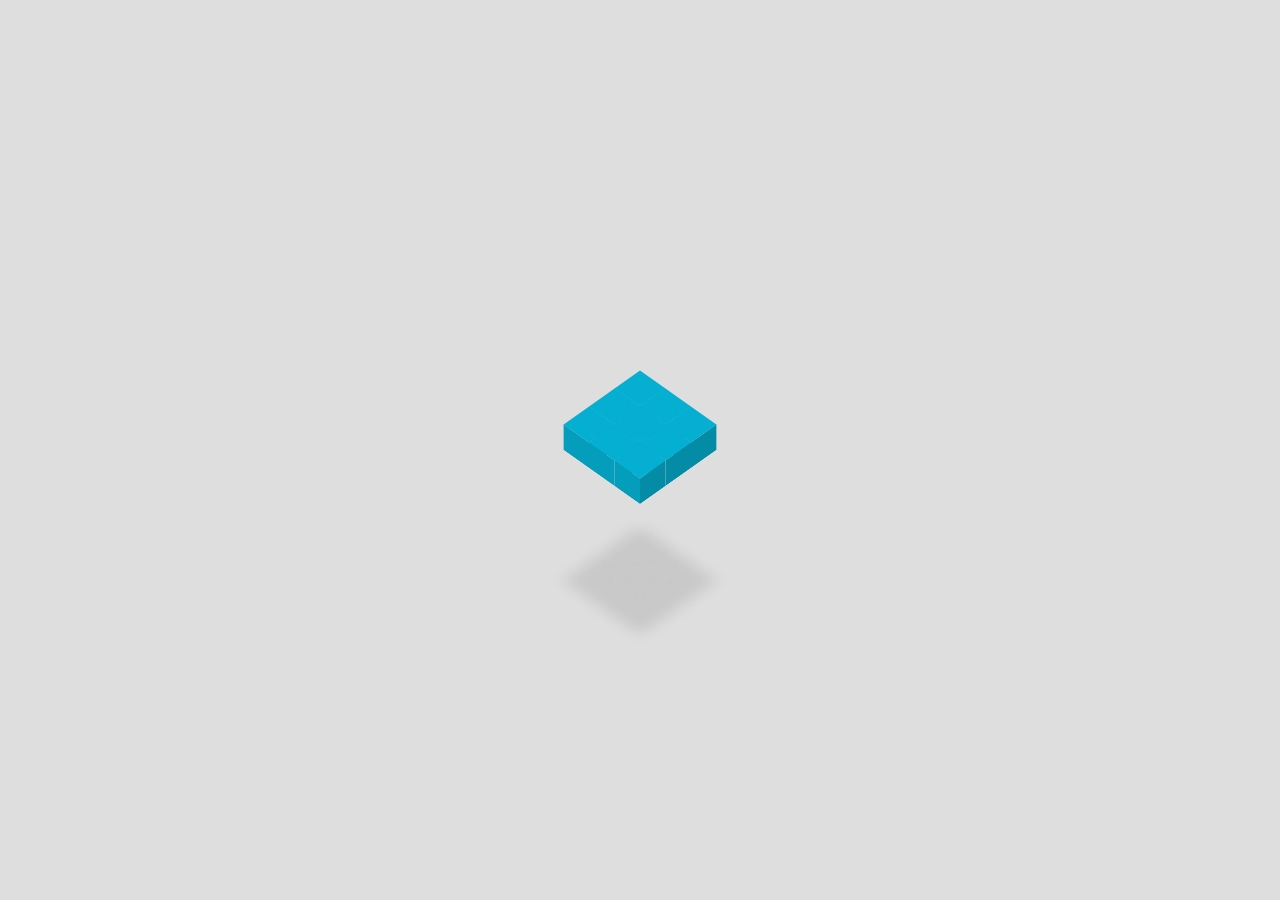
<file: 0023 (10)/index.html>
<!DOCTYPE html>
<html>
<head>
<meta charset="UTF-8">
<title>CSS3 3D立方体Loading加载动画特效DEMO演示</title>

<style>
body {
	background-color: #dedede;
	font-size: 12px;
}

.base {
	height: 9em;
	left: 50%;
	margin: -7.5em;
	padding: 3em;
	position: absolute;
	top: 50%;
	width: 9em;
	transform: rotateX(45deg) rotateZ(45deg);
	transform-style: preserve-3d;
}

.cube,
.cube:after,
.cube:before {
	content: '';
	float: left;
	height: 3em;
	position: absolute;
	width: 3em;
}

/* Top */
.cube {
	background-color: #05afd1;
	position: relative;
	transform: translateZ(3em);
	transform-style: preserve-3d;
	transition: .25s;
	box-shadow: 13em 13em 1.5em rgba(0, 0, 0, 0.1);
	animation: anim 1s infinite;
}
.cube:after {
	background-color: #049dbc;
	transform: rotateX(-90deg) translateY(3em);
	transform-origin: 100% 100%;
}
.cube:before {
	background-color: #048ca7;
	transform: rotateY(90deg) translateX(3em);
	transform-origin: 100% 0;
}
.cube:nth-child(1) {animation-delay: 0.05s;}
.cube:nth-child(2) {animation-delay: 0.1s;}
.cube:nth-child(3) {animation-delay: 0.15s;}
.cube:nth-child(4) {animation-delay: 0.2s;}
.cube:nth-child(5) {animation-delay: 0.25s;}
.cube:nth-child(6) {
animation-delay: 0.3s;}
.cube:nth-child(7) {animation-delay: 0.35s;
}
.cube:nth-child(8) {animation-delay: 0.4s;}
.cube:nth-child(9) {animation-delay: 0.45s;}

@keyframes anim {
	50% {
		transform: translateZ(0.5em);
	}
}
</style>

<script src="js/prefixfree.min.js"></script>

</head>

<body>

	<div class='base'>
		<div class='cube'></div>
		<div class='cube'></div>
		<div class='cube'></div>
		<div class='cube'></div>
		<div class='cube'></div>
		<div class='cube'></div>
		<div class='cube'></div>
		<div class='cube'></div>
		<div class='cube'></div>
	</div>

</body>
</html>
</file>
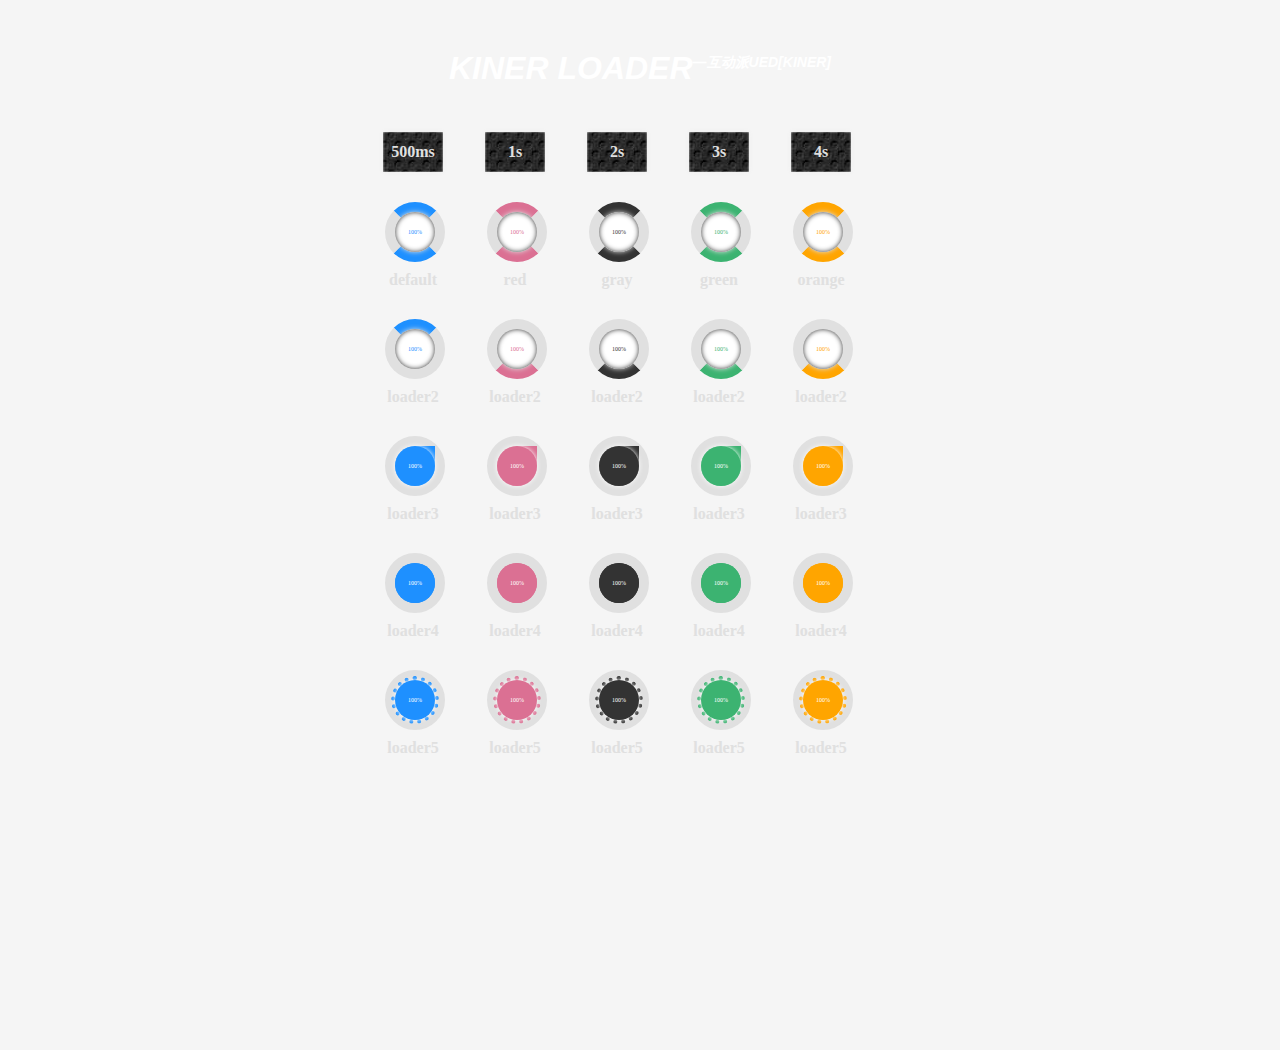
<file: 0023 (11)/index.html>
<!DOCTYPE html>
<html>
<head lang="en">
    <meta charset="UTF-8">
    <title>demo2</title>
    <link rel="stylesheet" href="kinerloader2.css"/>
</head>

<style>

    * {
        padding: 0px;
        margin: 0;

    }
    body{
        background-color: #f5f5f5;
        background-size: cover;
        background-position: center;
        background-repeat: no-repeat;
        height: 1000px;
    }

    .box {
        width: 550px;
        margin: 20px auto;
    }
    .ceil{
        display: inline-block;
        padding: 10px;
        margin-right: 10px;
    }
    .ceil strong{
        display: block;
        width: 60px;
        text-align: center;
        margin-top: 15px;
        margin-left: 8px;
        color: #e0e0e0;

    }
    .ceil.title strong{
        background: url("bg.jpg");
        background-position: center;
        line-height: 40px;
        height: 40px;
        width: 60px;
        display: inline-block;
        -webkit-box-shadow: inset 0 0 2px #fff, 0 0 5px #eee;
        -moz-box-shadow: inset 0 0 2px #fff, 0 0 5px #eee;
        box-shadow: inset 0 0 2px #fff, 0 0 5px #eee;
    }


</style>

<body>
<h1 style="width: 100%; text-align: center; color: #fff; margin-top: 50px; font-family: Helvetica; font-style: italic;">KINER LOADER<sup style="font-size: 14px;">—互动派UED[KINER]</sup></h1>
<div class="box">
    <span class="ceil title"><strong>500ms</strong></span>
    <span class="ceil title"><strong>1s</strong></span>
    <span class="ceil title"><strong>2s</strong></span>
    <span class="ceil title"><strong>3s</strong></span>
    <span class="ceil title"><strong>4s</strong></span>

    <!--

        使用说明:{

            1.引入样式表kinerloader2.css
            2.在页面需要添加进度条的地方添加以下代码:[

                <div class="loader duration-500ms-before">
                    <a href="javascript:;">100%</a>
                </div>

            ](注:【其中div为进度条主题，a为显示进度的区域】
            【类名解析:{
                loader          --所有进度条必须加上此类名，为进度条基础类其下有几个颜色分类如下:
                loader-red      --红色默认圆形进度条
                loader-gray     --灰色默认圆形进度条
                loader-green    --绿色默认圆形进度条
                loader-orange   --橙色默认圆形进度条
                loader2-red     --红色样式2圆形进度条
                loader3-gray    --灰色样式3圆形进度条
                loader4-green   --绿色样式4圆形进度条
                loader5-orange  --橙色样式5圆形进度条

                duration-[[300,500]m,1,2,3,4,5]s-before    --进度条动画持续事件配置，分别有（300ms,500ms,1s,2s,3s,4s,5s）其中，loader1,loader2必须用此类事件配置类

                duration-[[300,500]m,1,2,3,4,5]s-after     --进度条动画持续事件配置，分别有（300ms,500ms,1s,2s,3s,4s,5s）其中，loader3,loader4,loader5必须用此类事件配置类
            }
            】);

            具体使用方法详见下面的html源码;

        }

    -->

    <!--第一组 start-->
    <span class="ceil">
        <div class="loader duration-500ms-before">
            <a href="javascript:;">100%</a>
        </div>
        <strong>default</strong>
    </span>
    <span class="ceil">
        <div class="loader loader-red duration-1s-before">
            <a href="javascript:;">100%</a>
        </div>
        <strong>red</strong>
    </span>
    <span class="ceil">
        <div class="loader loader-gray duration-2s-before">
            <a href="javascript:;">100%</a>
        </div>
        <strong>gray</strong>
    </span>
    <span class="ceil">
        <div class="loader loader-green duration-3s-before">
            <a href="javascript:;">100%</a>
        </div>
        <strong>green</strong>
    </span>
    <span class="ceil">
        <div class="loader loader-orange duration-4s-before">
            <a href="javascript:;">100%</a>
        </div>
        <strong>orange</strong>
    </span>


    <!--第一组 end-->

    <!--第二组 start-->
    <span class="ceil">
        <div class="loader loader2 duration-500ms-before">
            <a href="javascript:;">100%</a>
        </div>
        <strong>loader2</strong>
    </span>
    <span class="ceil">
        <div class="loader loader2 loader2-red  duration-1s-before">
            <a href="javascript:;">100%</a>
        </div>
        <strong>loader2</strong>
    </span>
    <span class="ceil">
        <div class="loader loader2 loader2-gray duration-2s-before">
            <a href="javascript:;">100%</a>
        </div>
        <strong>loader2</strong>
    </span>
    <span class="ceil">
        <div class="loader loader2 loader2-green duration-3s-before">
            <a href="javascript:;">100%</a>
        </div>
        <strong>loader2</strong>
    </span>
    <span class="ceil">
        <div class="loader loader2 loader2-orange duration-4s-before">
            <a href="javascript:;">100%</a>
        </div>
        <strong>loader2</strong>
    </span>

    <!--第二组 end-->

    <!--第三组 start-->
    <span class="ceil">
        <div class="loader loader3 duration-500ms-after">
            <a href="javascript:;">100%</a>
        </div>
        <strong>loader3</strong>
    </span>

    <span class="ceil">
        <div class="loader loader3 loader3-red duration-2s-after">
            <a href="javascript:;">100%</a>
        </div>
        <strong>loader3</strong>
    </span>

    <span class="ceil">
        <div class="loader loader3 loader3-gray duration-3s-after">
            <a href="javascript:;">100%</a>
        </div>
        <strong>loader3</strong>
    </span>

    <span class="ceil">
        <div class="loader loader3 loader3-green duration-4s-after">
            <a href="javascript:;">100%</a>
        </div>
        <strong>loader3</strong>
    </span>

    <span class="ceil">
        <div class="loader loader3 loader3-orange duration-5s-after">
            <a href="javascript:;">100%</a>
        </div>
        <strong>loader3</strong>
    </span>

    <!--第三组 end-->


    <!--第四组 start-->
    <span class="ceil">
        <div class="loader loader4 duration-500ms-after">
            <a href="javascript:;">100%</a>
        </div>
        <strong>loader4</strong>
    </span>

    <span class="ceil">
        <div class="loader loader4 loader4-red duration-1s-after">
            <a href="javascript:;">100%</a>
        </div>
        <strong>loader4</strong>
    </span>

    <span class="ceil">
        <div class="loader loader4 loader4-gray duration-2s-after">
            <a href="javascript:;">100%</a>
        </div>
        <strong>loader4</strong>
    </span>

    <span class="ceil">
        <div class="loader loader4 loader4-green duration-3s-after">
            <a href="javascript:;">100%</a>
        </div>
        <strong>loader4</strong>
    </span>

    <span class="ceil">
        <div class="loader loader4 loader4-orange duration-4s-after">
            <a href="javascript:;">100%</a>
        </div>
        <strong>loader4</strong>
    </span>


    <!--第四组 end-->

    <!--第五组 start-->
    <span class="ceil">
        <div class="loader loader5 duration-500ms-after">
            <div class="main"></div>
            <div class="pointer duration-500ms"></div>
            <a href="javascript:;">100%</a>
        </div>
        <strong>loader5</strong>
    </span>

    <span class="ceil">
        <div class="loader loader5 loader5-red duration-1s-after">
            <div class="main"></div>
            <div class="pointer duration-1s"></div>
            <a href="javascript:;">100%</a>
        </div>
        <strong>loader5</strong>
    </span>

    <span class="ceil">
        <div class="loader loader5 loader5-gray duration-2s-after">
            <div class="main"></div>
            <div class="pointer duration-2s"></div>
            <a href="javascript:;">100%</a>
        </div>
        <strong>loader5</strong>
    </span>

    <span class="ceil">
        <div class="loader loader5 loader5-green duration-3s-after">
            <div class="main"></div>
            <div class="pointer duration-3s"></div>
            <a href="javascript:;">100%</a>
        </div>
        <strong>loader5</strong>
    </span>

    <span class="ceil">
        <div class="loader loader5 loader5-orange duration-4s-after">
            <a href="javascript:;">100%</a>
        </div>
        <strong>loader5</strong>
    </span>
    <!--第五组 end-->
</div>


</body>
</html>
</file>
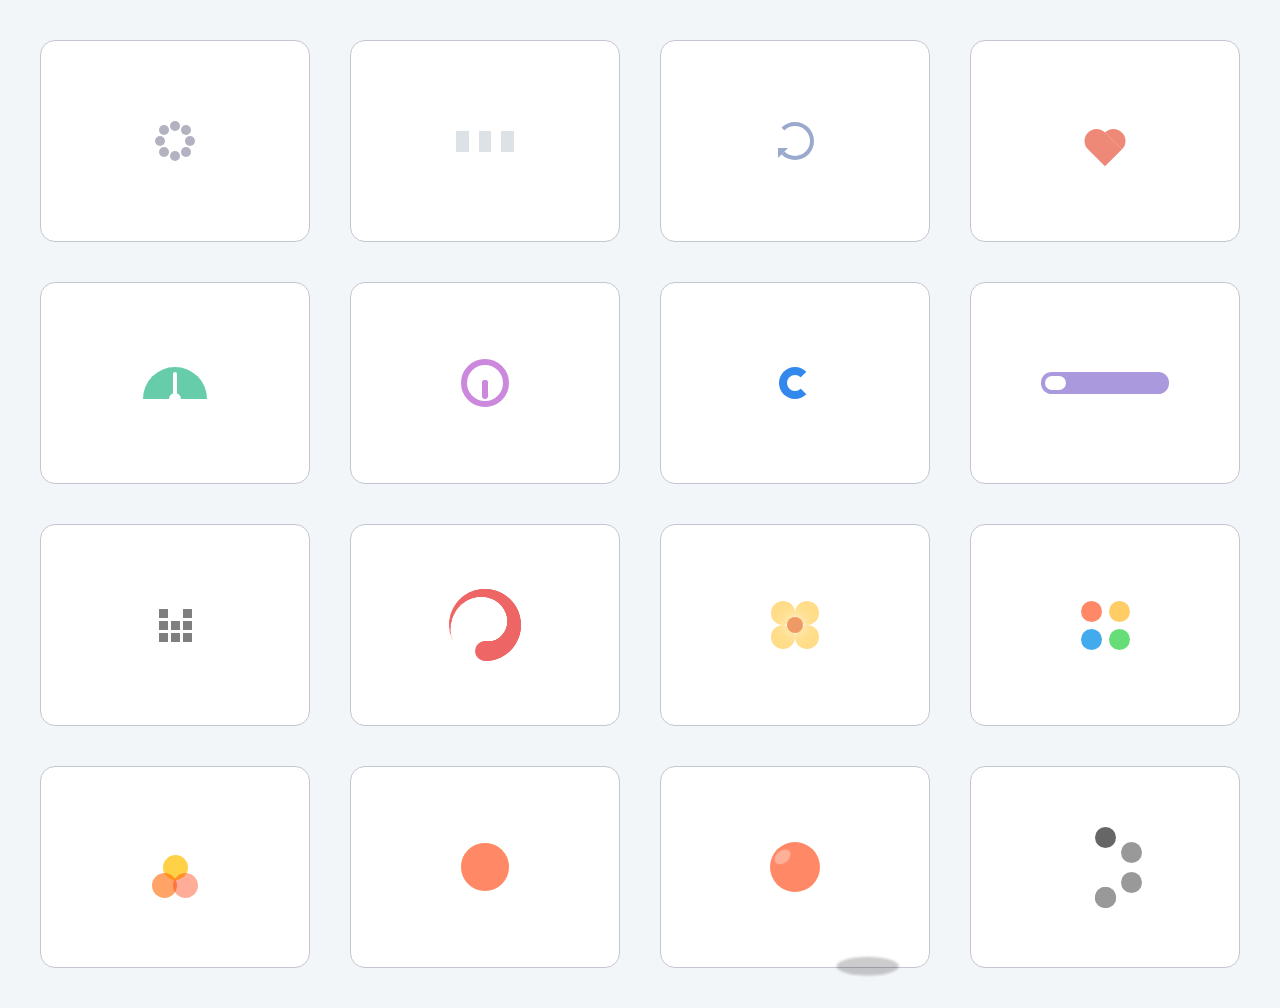
<file: 0023 (12)/index.html>
<!DOCTYPE html PUBLIC "-//W3C//DTD XHTML 1.0 Transitional//EN" "http://www.w3.org/TR/xhtml1/DTD/xhtml1-transitional.dtd">
<html xmlns="http://www.w3.org/1999/xhtml">
<head>
<meta http-equiv="Content-Type" content="text/html; charset=utf-8" />
<title>16款纯CSS3实现的loading加载动画</title>

<style>
body {
	background: #f3f6f9;
	font-family: sans-serif;
	font-weight: 100;
	font-size: 14px;
	margin: 0;
	padding: 20px;
}

.grid {
	overflow: hidden;
}

.cell {
	float: left;
	width: 25%;
	box-sizing: border-box;
	padding: 20px;
	display: table;
}

.card {
	background: white;
	border: 1px solid #c3c6cf;
	border-radius: 15px;
	display: table-cell;
	text-align: center;
	vertical-align: middle;
	height: 200px;
}
</style>

<!--加载图标样式-->
<link rel="stylesheet" href="css/spinners.css" type="text/css">

</head>
<body>

<div class="grid">

	<div class="cell">
		<div class="card">
			<span class="spinner-loader">Loading&#8230;</span>
		</div>
	</div>

	<div class="cell">
		<div class="card">
			<span class="throbber-loader">Loading&#8230;</span>
		</div>
	</div>

	<div class="cell">
		<div class="card">
			<span class="refreshing-loader">Loading&#8230;</span>
		</div>
	</div>

	<div class="cell">
		<div class="card">
			<span class="heartbeat-loader">Loading&#8230;</span>
		</div>
	</div>

	<div class="cell">
		<div class="card">
			<span class="gauge-loader">Loading&#8230;</span>
		</div>
	</div>

	<div class="cell">
		<div class="card">
			<span class="timer-loader">Loading&#8230;</span>
		</div>
	</div>

	<div class="cell">
		<div class="card">
			<span class="three-quarters-loader">Loading&#8230;</span>
		</div>
	</div>

	<div class="cell">
		<div class="card">
			<span class="wobblebar-loader">Loading&#8230;</span>
		</div>
	</div>

	<div class="cell">
		<div class="card">
			<span class="atebits-loader">Loading&#8230;</span>
		</div>
	</div>

	<div class="cell">
		<div class="card">
			<span class="whirly-loader">Loading&#8230;</span>
		</div>
	</div>

	<div class="cell">
		<div class="card">
			<span class="flower-loader">Loading&#8230;</span>
		</div>
	</div>

	<div class="cell">
		<div class="card">
			<span class="dots-loader">Loading&#8230;</span>
		</div>
	</div>

	<div class="cell">
		<div class="card">
			<span class="circles-loader">Loading&#8230;</span>
		</div>
	</div>

	<div class="cell">
		<div class="card">
			<span class="plus-loader">Loading&#8230;</span>
		</div>
	</div>

	<div class="cell">
		<div class="card">
			<span class="ball-loader">Loading&#8230;</span>
		</div>
	</div>

	<div class="cell">
		<div class="card">
			<span class="hexdots-loader">Loading&#8230;</span>
		</div>
	</div>

</div>

</body>
</html>
</file>
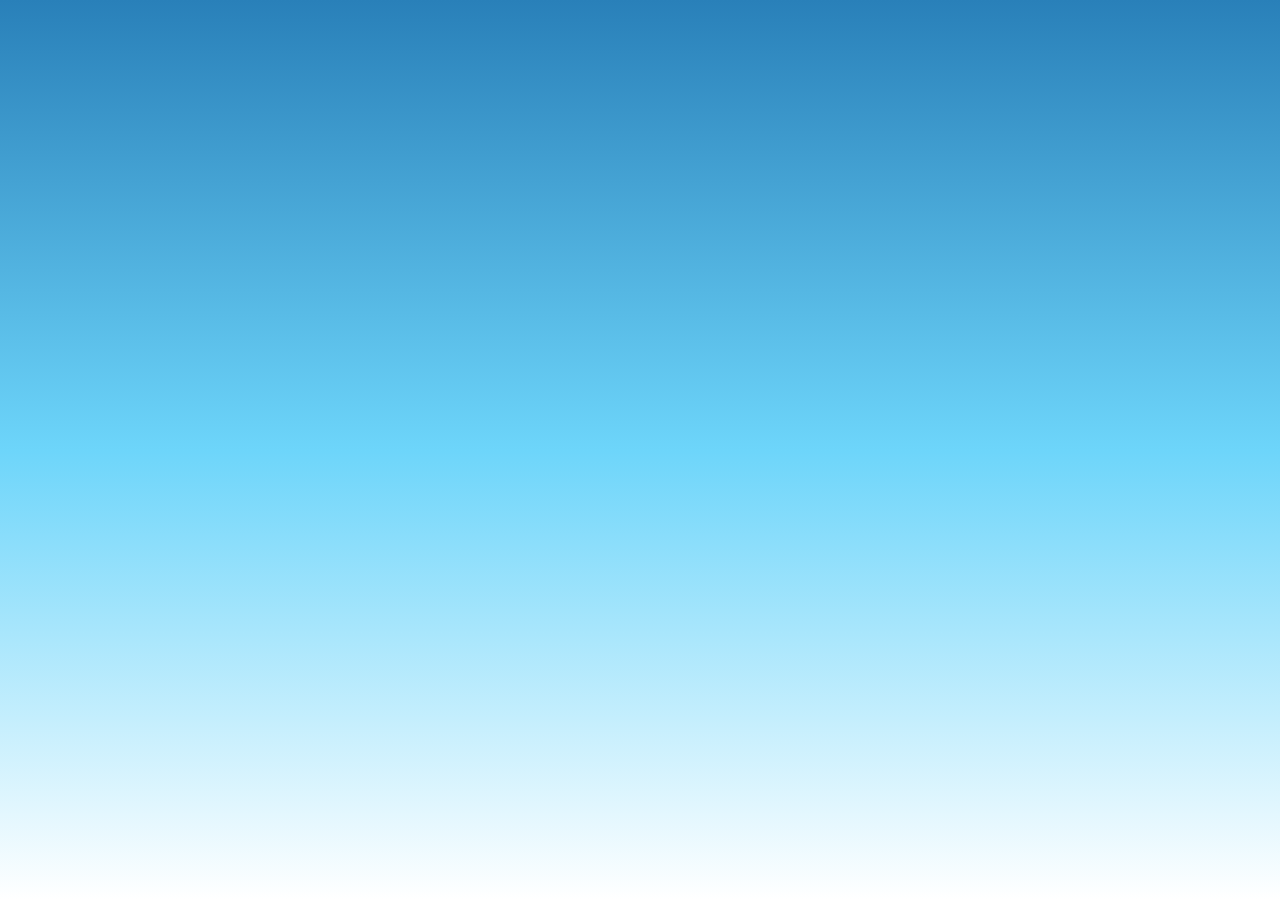
<file: 0023 (14)/index.html>
<!DOCTYPE html>
<html lang="en" >

<head>
<meta charset="UTF-8">
<title>Loading... in the wind</title>



<link rel="stylesheet" href="css/style.css">


</head>

<body>

  <div class="loading">
  <span>l</span>
  <span>o</span>
  <span>a</span>
  <span>d</span>
  <span>i</span>
  <span>n</span>
  <span>g</span>
  <span>.</span>
  <span>.</span>
  <span>.</span>
</div>
  
  

</body>

</html>
</file>
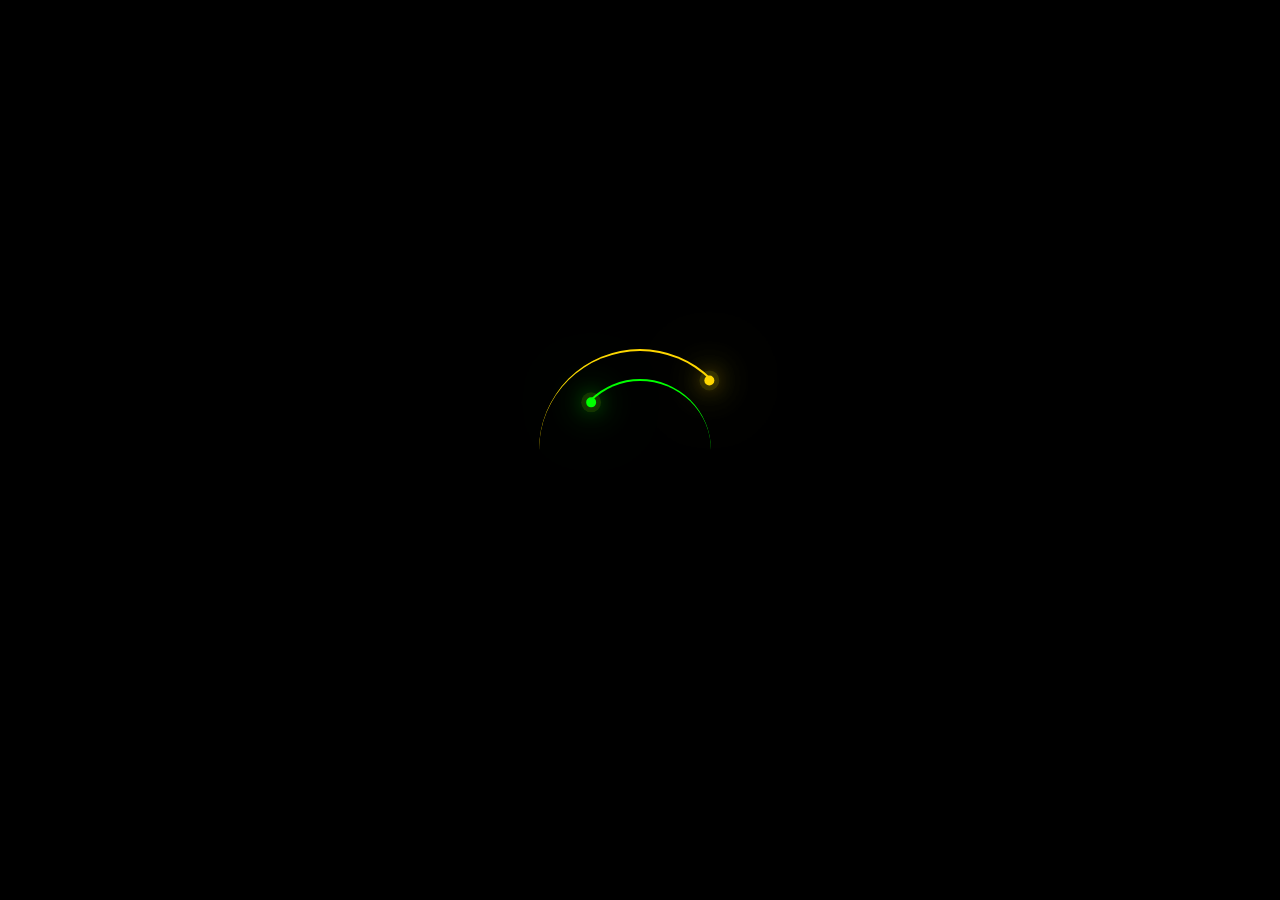
<file: 0023 (15)/index.html>
<!DOCTYPE html>
<html lang="en" >

<head>
<meta charset="UTF-8">
<title>Comet rotating loader</title>



<link rel="stylesheet" href="css/style.css">


</head>

<body>

<div class="loader">
	<div class="face">
		<div class="circle"></div>
	</div>
	<div class="face">
		<div class="circle"></div>
	</div>
</div>



</body>

</html>
</file>
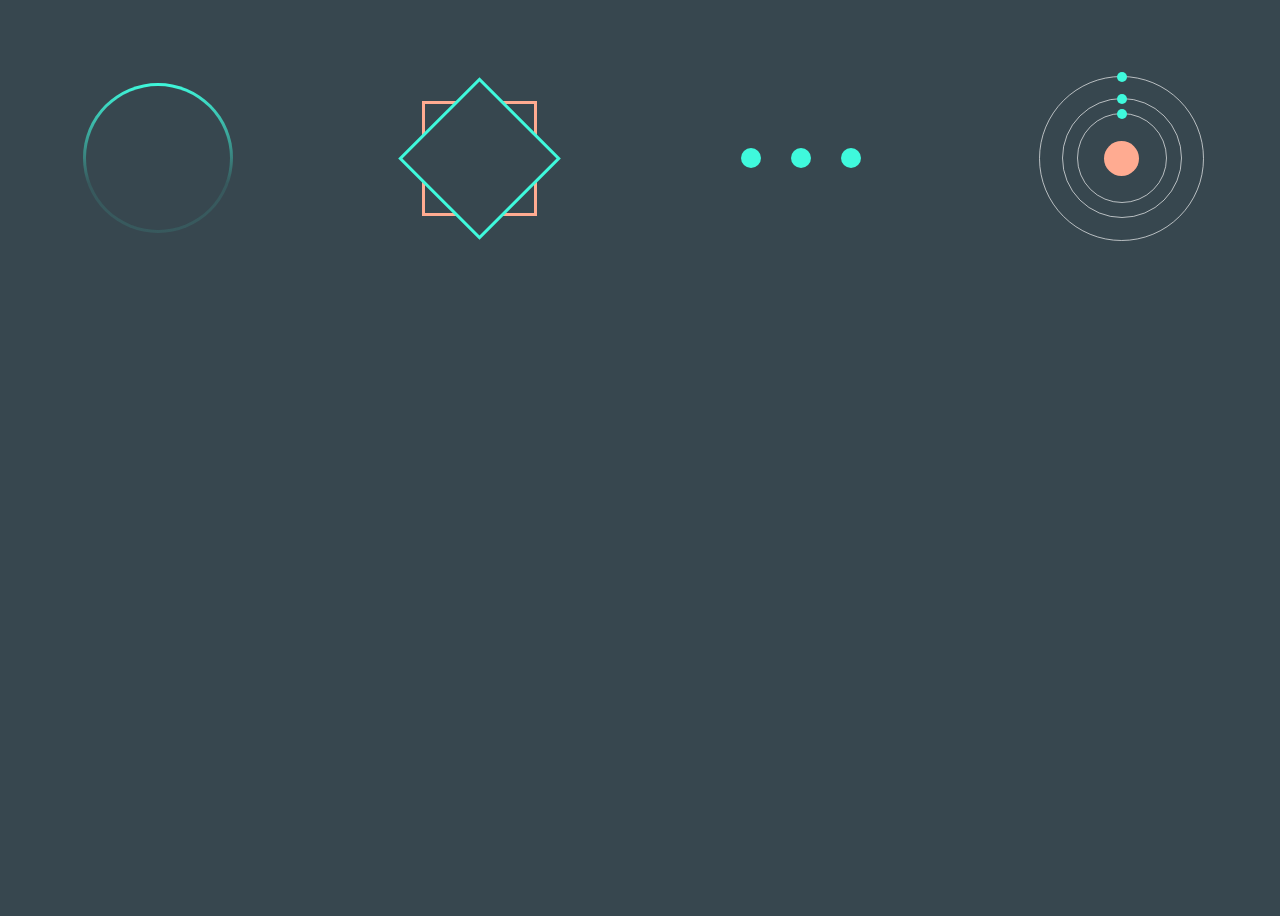
<file: 0023 (2)/index.html>
<!DOCTYPE html>
<html lang="en" >

<head>
<meta charset="UTF-8">
<title>CSS Loading Animations</title>



<link rel="stylesheet" href="css/style.css">


</head>

<body>

  <div class="spinner-box">
  <div class="circle-border">
    <div class="circle-core"></div>
  </div>  
</div>

<div class="spinner-box">
  <div class="configure-border-1">  
    <div class="configure-core"></div>
  </div>  
  <div class="configure-border-2">
    <div class="configure-core"></div>
  </div> 
</div>

<div class="spinner-box">
  <div class="pulse-container">  
    <div class="pulse-bubble pulse-bubble-1"></div>
    <div class="pulse-bubble pulse-bubble-2"></div>
    <div class="pulse-bubble pulse-bubble-3"></div>
  </div>
</div>


<div class="spinner-box">
  <div class="solar-system">
    <div class="earth-orbit orbit">
      <div class="planet earth"></div>
      <div class="venus-orbit orbit">
        <div class="planet venus"></div>
        <div class="mercury-orbit orbit">
          <div class="planet mercury"></div>
          <div class="sun"></div>
        </div>
      </div>
    </div>
  </div>
</div>
  
  

</body>

</html>
</file>
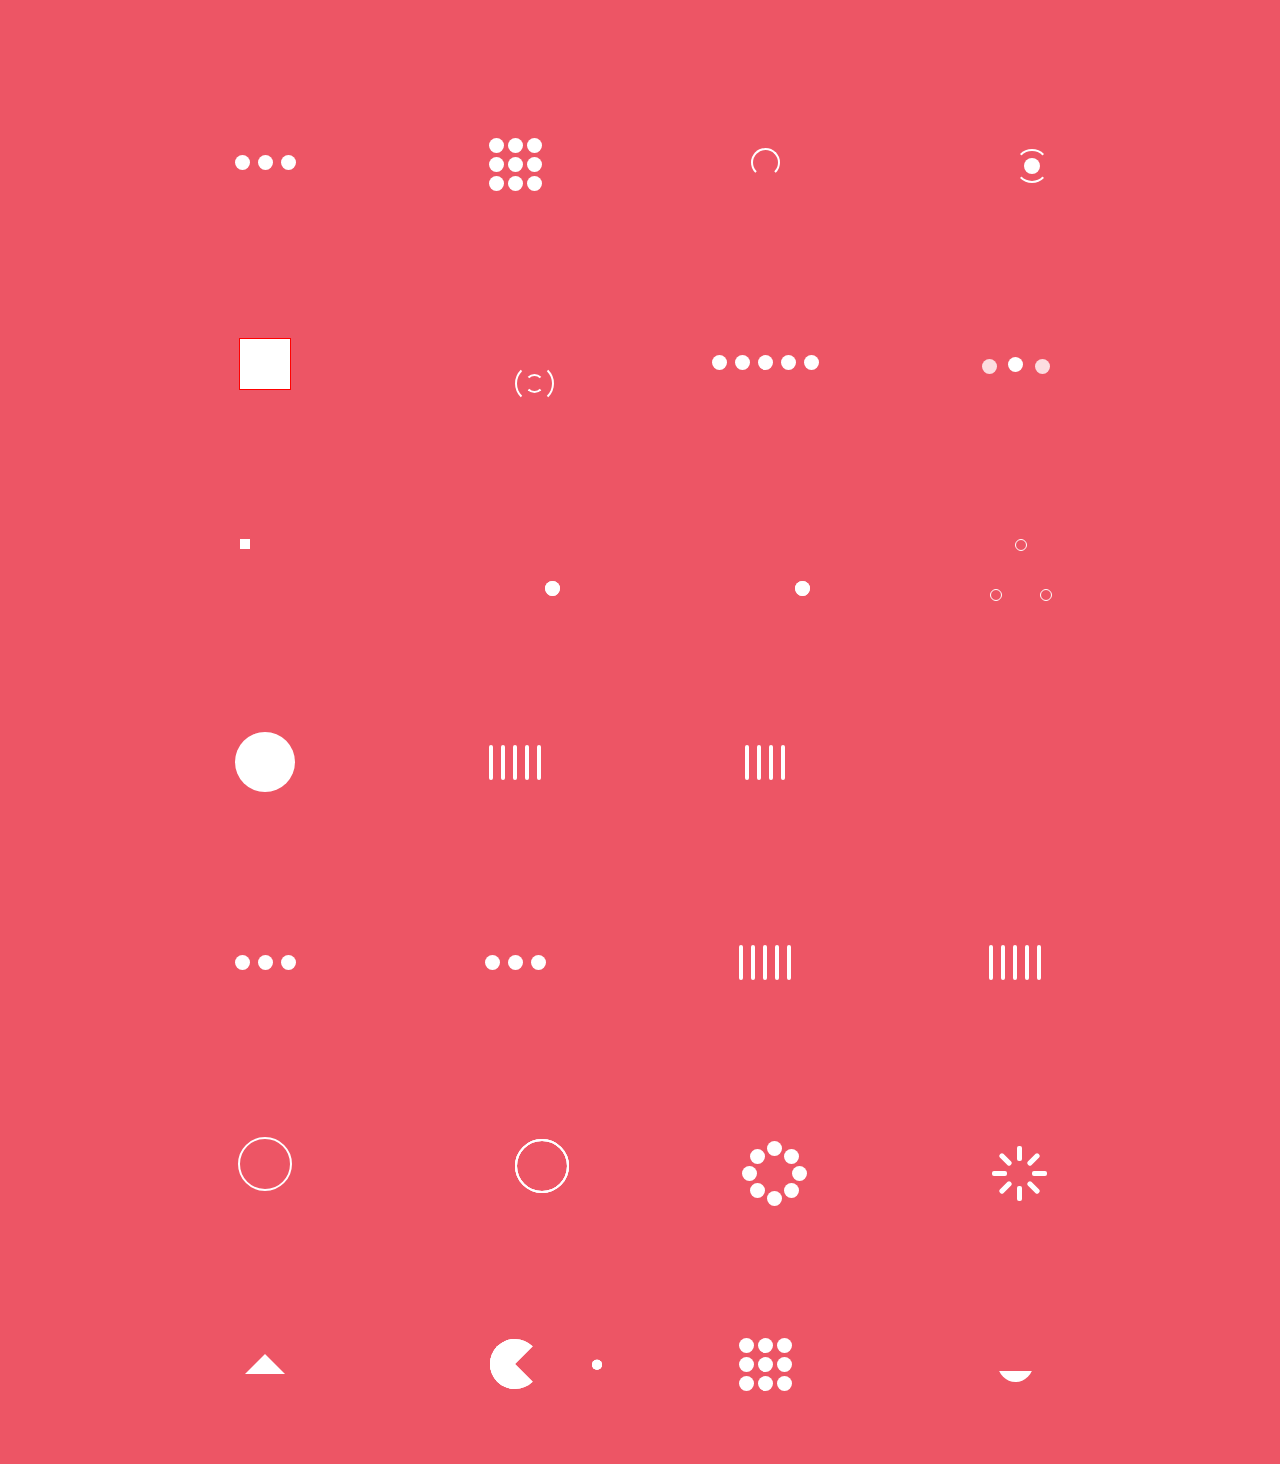
<file: 0023 (20)/index.html>
<!doctype html>
<head>
<meta charset="utf-8">
    <link rel="stylesheet" type="text/css" href="demo.css"/>
    <link rel="stylesheet" type="text/css" href="loaders.css"/>
    <title>css3炫酷页面加载动画特效代码 </title>
</head>
<body>
  <main>
    <div class="loaders">
      <div class="loader">
        <div class="loader-inner ball-pulse">
          <div></div>
          <div></div>
          <div></div>
        </div>
      </div>
      <div class="loader">
        <div class="loader-inner ball-grid-pulse">
          <div></div>
          <div></div>
          <div></div>
          <div></div>
          <div></div>
          <div></div>
          <div></div>
          <div></div>
          <div></div>
        </div>
      </div>
      <div class="loader">
        <div class="loader-inner ball-clip-rotate">
          <div></div>
        </div>
      </div>
      <div class="loader">
        <div class="loader-inner ball-clip-rotate-pulse">
          <div></div>
          <div></div>
        </div>
      </div>
      <div class="loader">
        <div class="loader-inner square-spin">
          <div></div>
        </div>
      </div>
      <div class="loader">
        <div class="loader-inner ball-clip-rotate-multiple">
          <div></div>
          <div></div>
        </div>
      </div>
      <div class="loader">
        <div class="loader-inner ball-pulse-rise">
          <div></div>
          <div></div>
          <div></div>
          <div></div>
          <div></div>
        </div>
      </div>
      <div class="loader">
        <div class="loader-inner ball-rotate">
          <div></div>
        </div>
      </div>
      <div class="loader">
        <div class="loader-inner cube-transition">
          <div></div>
          <div></div>
        </div>
      </div>
      <div class="loader">
        <div class="loader-inner ball-zig-zag">
          <div></div>
          <div></div>
        </div>
      </div>
      <div class="loader">
        <div class="loader-inner ball-zig-zag-deflect">
          <div></div>
          <div></div>
        </div>
      </div>
      <div class="loader">
        <div class="loader-inner ball-triangle-path">
          <div></div>
          <div></div>
          <div></div>
        </div>
      </div>
      <div class="loader">
        <div class="loader-inner ball-scale">
          <div></div>
        </div>
      </div>
      <div class="loader">
        <div class="loader-inner line-scale">
          <div></div>
          <div></div>
          <div></div>
          <div></div>
          <div></div>
        </div>
      </div>
      <div class="loader">
        <div class="loader-inner line-scale-party">
          <div></div>
          <div></div>
          <div></div>
          <div></div>
        </div>
      </div>
      <div class="loader">
        <div class="loader-inner ball-scale-multiple">
          <div></div>
          <div></div>
          <div></div>
        </div>
      </div>
      <div class="loader">
        <div class="loader-inner ball-pulse-sync">
          <div></div>
          <div></div>
          <div></div>
        </div>
      </div>
      <div class="loader">
        <div class="loader-inner ball-beat">
          <div></div>
          <div></div>
          <div></div>
        </div>
      </div>
      <div class="loader">
        <div class="loader-inner line-scale-pulse-out">
          <div></div>
          <div></div>
          <div></div>
          <div></div>
          <div></div>
        </div>
      </div>
      <div class="loader">
        <div class="loader-inner line-scale-pulse-out-rapid">
          <div></div>
          <div></div>
          <div></div>
          <div></div>
          <div></div>
        </div>
      </div>
      <div class="loader">
        <div class="loader-inner ball-scale-ripple">
          <div></div>
        </div>
      </div>
      <div class="loader">
        <div class="loader-inner ball-scale-ripple-multiple">
          <div></div>
          <div></div>
          <div></div>
        </div>
      </div>
      <div class="loader">
        <div class="loader-inner ball-spin-fade-loader">
          <div></div>
          <div></div>
          <div></div>
          <div></div>
          <div></div>
          <div></div>
          <div></div>
          <div></div>
        </div>
      </div>
      <div class="loader">
        <div class="loader-inner line-spin-fade-loader">
          <div></div>
          <div></div>
          <div></div>
          <div></div>
          <div></div>
          <div></div>
          <div></div>
          <div></div>
        </div>
      </div>
      <div class="loader">
        <div class="loader-inner triangle-skew-spin">
          <div></div>
        </div>
      </div>
      <div class="loader">
        <div class="loader-inner pacman">
          <div></div>
          <div></div>
          <div></div>
          <div></div>
          <div></div>
        </div>
      </div>
      <div class="loader">
        <div class="loader-inner ball-grid-beat">
          <div></div>
          <div></div>
          <div></div>
          <div></div>
          <div></div>
          <div></div>
          <div></div>
          <div></div>
          <div></div>
        </div>
      </div>
      <div class="loader">
        <div class="loader-inner semi-circle-spin">
          <div></div>
        </div>
      </div>
    </div>
  </main>
  <script>
    document.addEventListener('DOMContentLoaded', function () {
      document.querySelector('main').className += 'loaded';
    });
  </script>


</body>
</html>
</file>
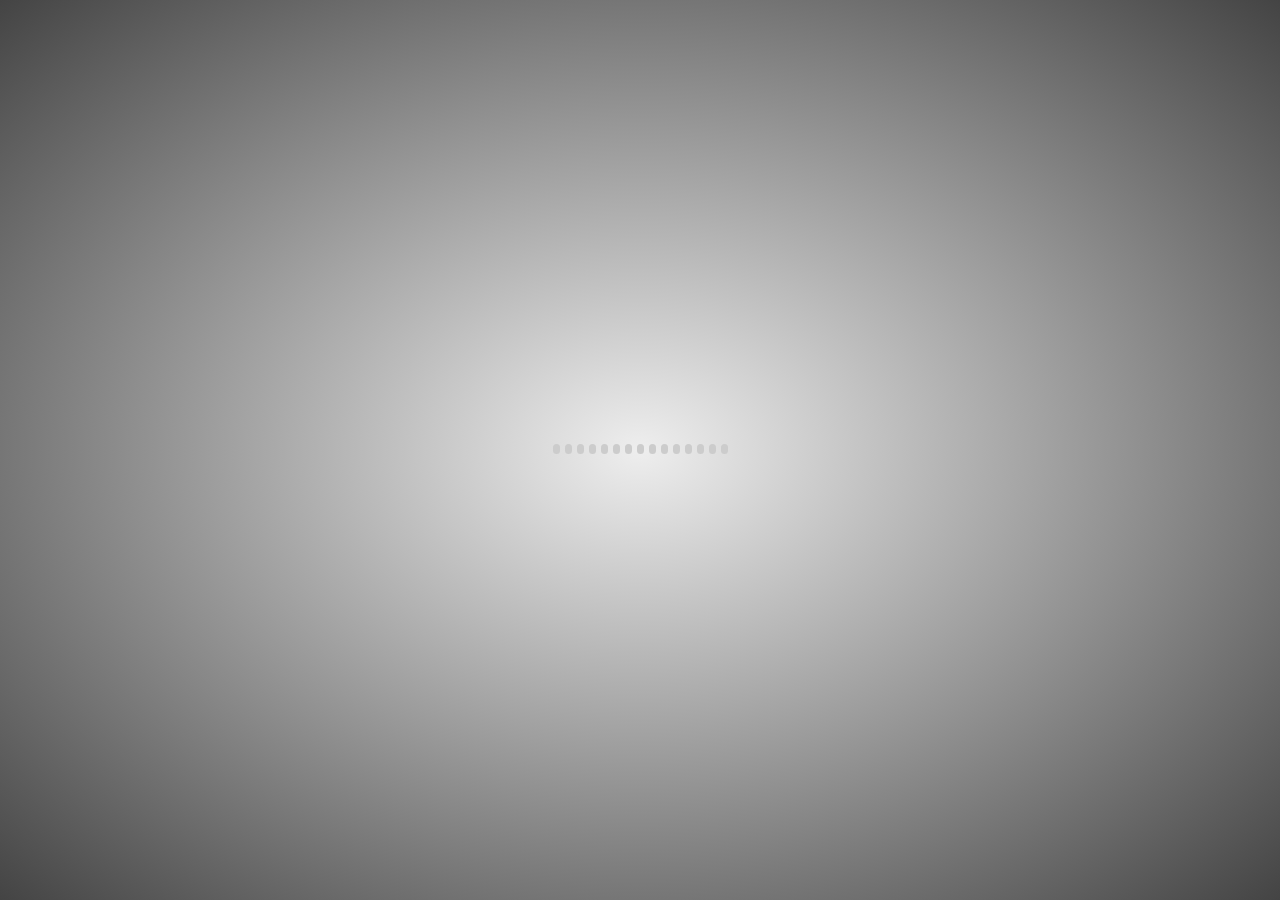
<file: 0023 (22)/index.html>
<!DOCTYPE html PUBLIC "-//W3C//DTD XHTML 1.0 Transitional//EN" "http://www.w3.org/TR/xhtml1/DTD/xhtml1-transitional.dtd">
<html xmlns="http://www.w3.org/1999/xhtml">
<head>
<meta http-equiv="Content-Type" content="text/html; charset=utf-8" />
<title>css3 Loading</title>
<style>
* {
	margin: 0px;
	padding: 0px;
	border: 0px;
}
html, body {
	min-height: 100%;
}
body {
	background: radial-gradient(#eeeeee, #444444);
}
.loader {
	position: absolute;
	top: 0px;
	bottom: 0px;
	left: 0px;
	right: 0px;
	margin: auto;
	width: 175px;
	height: 100px;
}
.loader span {
	display: block;
	background: #ccc;
	width: 7px;
	height: 10%;
	border-radius: 14px;
	margin-right: 5px;
	float: left;
	margin-top: 25%;
}
.loader span:last-child {
	margin-right: 0px;
}
.loader span:nth-child(1) {
 animation: load 2.5s 1.4s infinite linear;
}
.loader span:nth-child(2) {
 animation: load 2.5s 1.2s infinite linear;
}
.loader span:nth-child(3) {
 animation: load 2.5s 1s infinite linear;
}
.loader span:nth-child(4) {
 animation: load 2.5s 0.8s infinite linear;
}
.loader span:nth-child(5) {
 animation: load 2.5s 0.6s infinite linear;
}
.loader span:nth-child(6) {
 animation: load 2.5s 0.4s infinite linear;
}
.loader span:nth-child(7) {
 animation: load 2.5s 0.2s infinite linear;
}
.loader span:nth-child(8) {
 animation: load 2.5s 0s infinite linear;
}
.loader span:nth-child(9) {
 animation: load 2.5s 0.2s infinite linear;
}
.loader span:nth-child(10) {
 animation: load 2.5s 0.4s infinite linear;
}
.loader span:nth-child(11) {
 animation: load 2.5s 0.6s infinite linear;
}
.loader span:nth-child(12) {
 animation: load 2.5s 0.8s infinite linear;
}
.loader span:nth-child(13) {
 animation: load 2.5s 1s infinite linear;
}
.loader span:nth-child(14) {
 animation: load 2.5s 1.2s infinite linear;
}
.loader span:nth-child(15) {
 animation: load 2.5s 1.4s infinite linear;
}
@keyframes load {
 0% {
 background: #ccc;
 margin-top: 25%;
 height: 10%;
}
 50% {
 background: #444;
 height: 100%;
 margin-top: 0%;
}
 100% {
 background: #ccc;
 height: 10%;
 margin-top: 25%;
}
}
</style>
</head>
<body>


<div class="loader">
	<span></span>
	<span></span>
	<span></span>
	<span></span>
	<span></span>
	<span></span>
	<span></span>
	<span></span>
	<span></span>
	<span></span>
	<span></span>
	<span></span>
	<span></span>
	<span></span>
	<span></span>
</div>

</body>
</html>
</file>
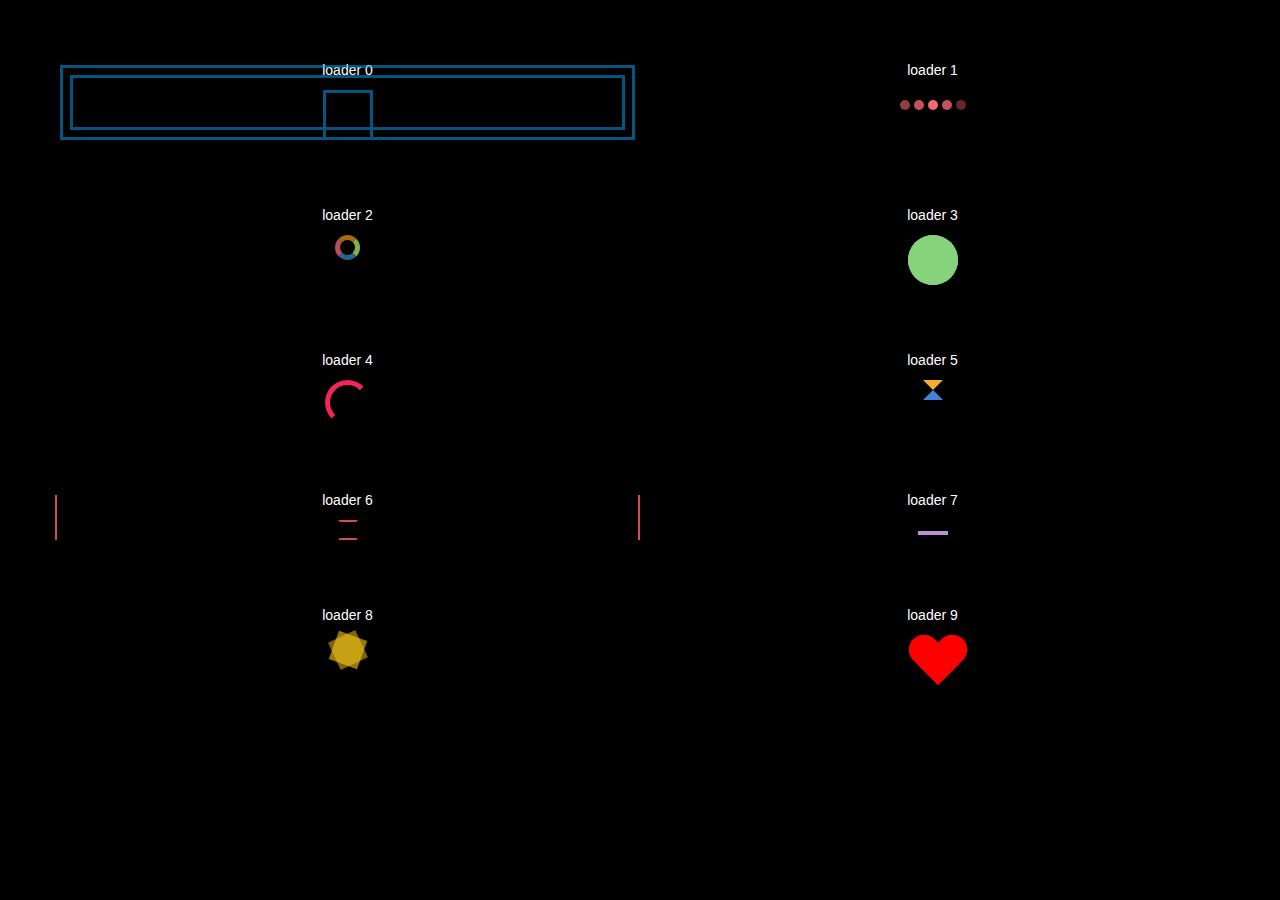
<file: 0023 (24)/index.html>
<!DOCTYPE html >
<html>
<head>
<meta http-equiv="Content-Type" content="text/html; charset=utf-8" />
<title>css3加载</title>

</head>
<body>


<link rel="stylesheet" type="text/css" href="css/bootstrap.min.css">

<!--主要样式-->
<link rel="stylesheet" type="text/css" href="css/style.css">

<br/><br/><br/>

<div class="container">
	<div class="row">
		<div class="col-md-6 text-center">
			<p>loader 0</p>
			<div class="loader"></div>
		</div>
		<div class="col-md-6 text-center">
			<p>loader 1</p>
			<div class="loader1">
				<span></span>
				<span></span>
				<span></span>
				<span></span>
				<span></span>
			</div>
		</div>
	</div>

</div>  

<br/><br/><br/>

<div class="container">
	<div class="row">
		<div class="col-md-6 text-center">
			<p>loader 2</p>
			<div class="loader2"></div>
		</div>
		<div class="col-md-6 text-center">
			<p>loader 3</p>
			<div class="loader3">
				<span></span>
				<span></span>
			</div>
		</div>
	</div>
</div>  

<br/><br/><br/>

<div class="container">
	<div class="row">
		<div class="col-md-6 text-center">
			<p>loader 4</p>
			<div class="loader4"></div>
		</div>
		<div class="col-md-6 text-center">
			<p>loader 5</p>
			<div class="loader5"></div>
		</div>
	</div>
</div>  

<br/><br/><br/>

<div class="container">
	<div class="row">
		<div class="col-md-6 text-center">
			<p>loader 6</p>
			<div class="loader6"></div>
		</div>
		<div class="col-md-6 text-center">
			<p>loader 7</p>
			<div class="loader7"></div>
		</div>
	</div>
</div>  

<br/><br/><br/>

<div class="container">
	<div class="row">
		<div class="col-md-6 text-center">
			<p>loader 8</p>
			<div class="loader8"></div>
		</div>
		<div class="col-md-6 text-center">
			<p>loader 9</p>
			<div class="loader9"></div>
		</div>
	</div>
</div> 

</body>
</html>
</file>
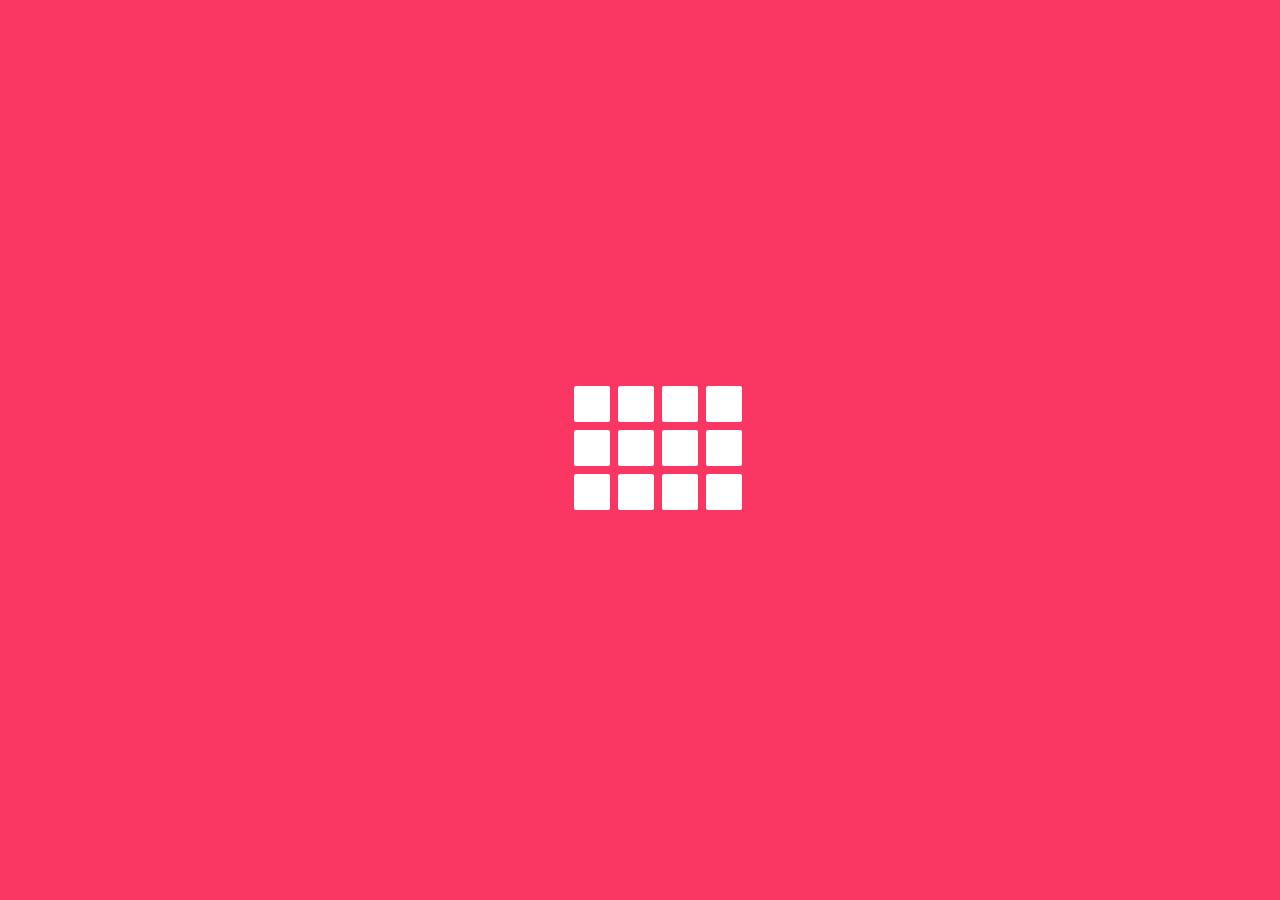
<file: 0023 (26)/index.html>
<!DOCTYPE html>
<html lang="en" >

<head>
<meta charset="UTF-8">
<title>squares loader</title>



<link rel="stylesheet" href="css/style.css">


</head>

<body>

<div class="loader">
	<div class="l_main">
		<div class="l_square"><span></span><span></span><span></span></div>
		<div class="l_square"><span></span><span></span><span></span></div>
		<div class="l_square"><span></span><span></span><span></span></div>
		<div class="l_square"><span></span><span></span><span></span></div>
	</div>
</div>



</body>

</html>
</file>
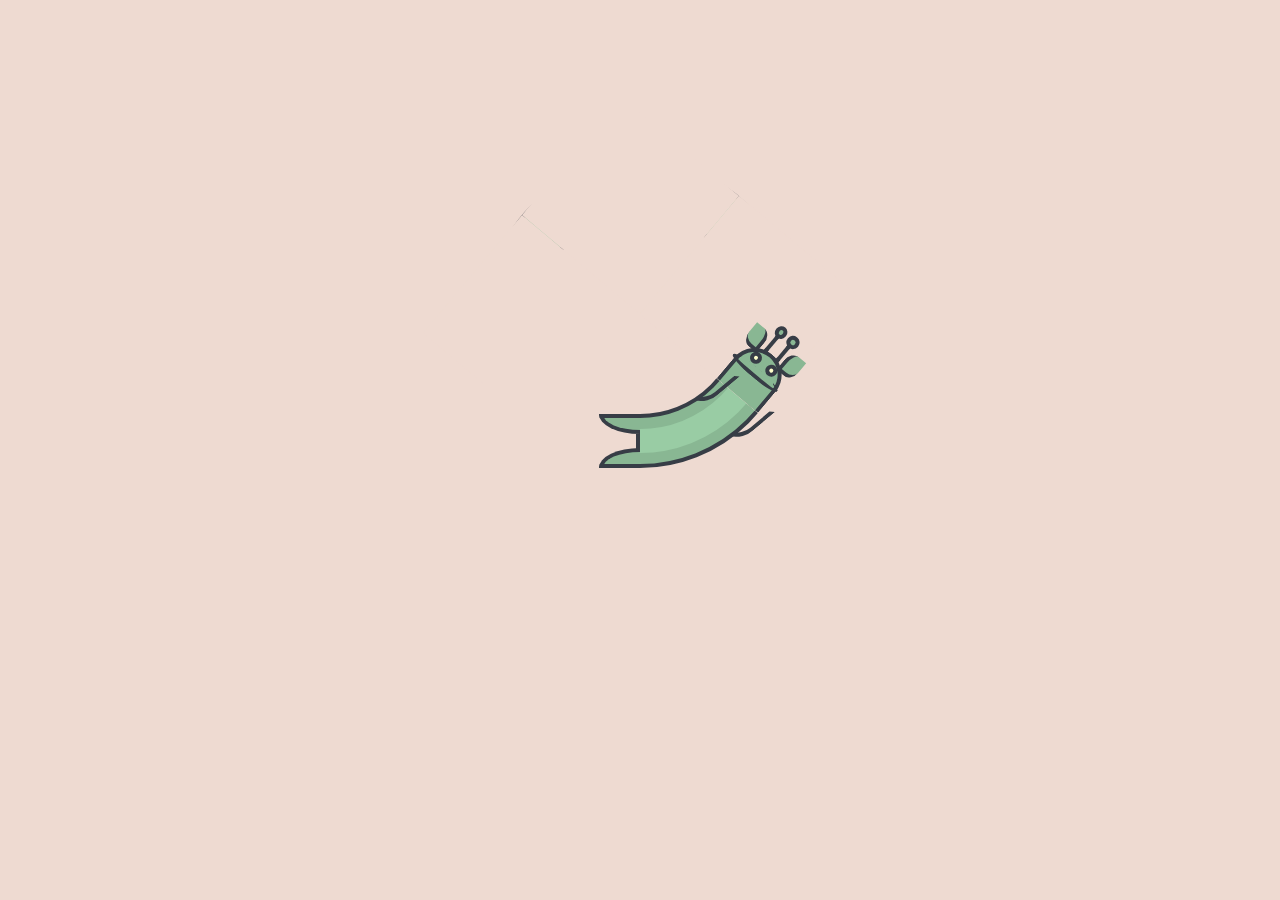
<file: 0023 (27)/index.html>
<!DOCTYPE html>
<html lang="en" >

<head>
<meta charset="UTF-8">
<title>Pure CSS loading monster</title>

<link rel="stylesheet" href="css/style.css">


</head>

<body>


<div class="loadster">
	<div class="loadster__body">
		<div class="body__gum"></div>
	</div>
	<div class="loadster__mask"></div>
	<div class="loadster__head">
		<div class="head__face"></div>
		<div class="head__ear"></div>
		<div class="head__eye"></div>
		<div class="head__horn">
			<div class="horn__circle"></div>
		</div>
		<div class="head__smile"></div>
		<div class="head__hand"></div>
	</div>
	<div class="loadster__bottom">
		<div class="bottom__foot"></div>
	</div>
</div>

</body>
</html>
</file>
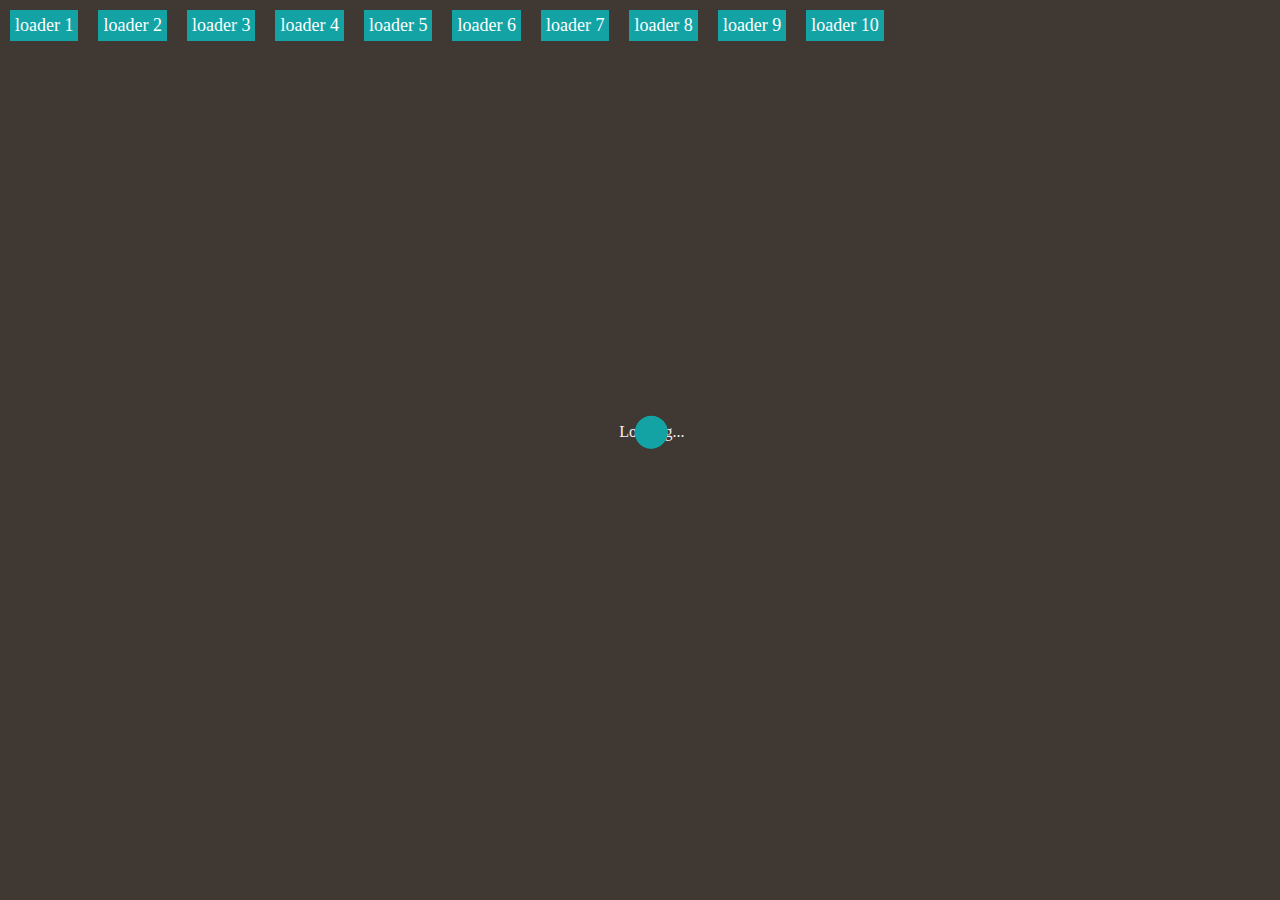
<file: 0023 (31)/index.html>
<!DOCTYPE html>
<html>
	<head>
		<meta charset="utf-8">
		<title>Loader #1</title>
		<link rel="stylesheet" type="text/css" href="css/style-1.css" />
		<!--[if IE]>
		<script src="js/html5.js"></script>
		<![endif]-->
		<style>
 
 
a{
background: #13A3A5;
padding:5px;
margin:10px;
display:block;
font-weight:100;
cursor:pointer;
font-size:1.5em;
float:left;
text-decoration:none;
font-size:18px;
color:white
}
</style>
	</head>
<body>

 <a href="loader-1.html">loader 1</a>
        <a href="loader-2.html">loader 2</a>
        <a href="loader-3.html">loader 3</a>
        <a href="loader-4.html">loader 4</a>
        <a href="loader-5.html">loader 5</a>
        <a href="loader-6.html">loader 6</a>
        <a href="loader-7.html">loader 7</a>
        <a href="loader-8.html">loader 8</a>
        <a href="loader-9.html">loader 9</a>
        <a href="loader-10.html">loader 10</a>


	<div class="loader">
		<div class="text">Loading...</div>
		<div class="horizontal">
		  <div class="circlesup">
				<div class="circle"></div>
				<div class="circle"></div>
				<div class="circle"></div>
				<div class="circle"></div>
				<div class="circle"></div>
		  </div>
		  <div class="circlesdwn">
				<div class="circle"></div>
				<div class="circle"></div>
				<div class="circle"></div>
				<div class="circle"></div>
				<div class="circle"></div>
		  </div>
		</div>
		<div class="vertical">
		  <div class="circlesup">
				<div class="circle"></div>
				<div class="circle"></div>
				<div class="circle"></div>
				<div class="circle"></div>
				<div class="circle"></div>
		  </div>
		  <div class="circlesdwn">
				<div class="circle"></div>
				<div class="circle"></div>
				<div class="circle"></div>
				<div class="circle"></div>
				<div class="circle"></div>
		  </div>
		</div>
	</div>


</body>
</html>
</file>
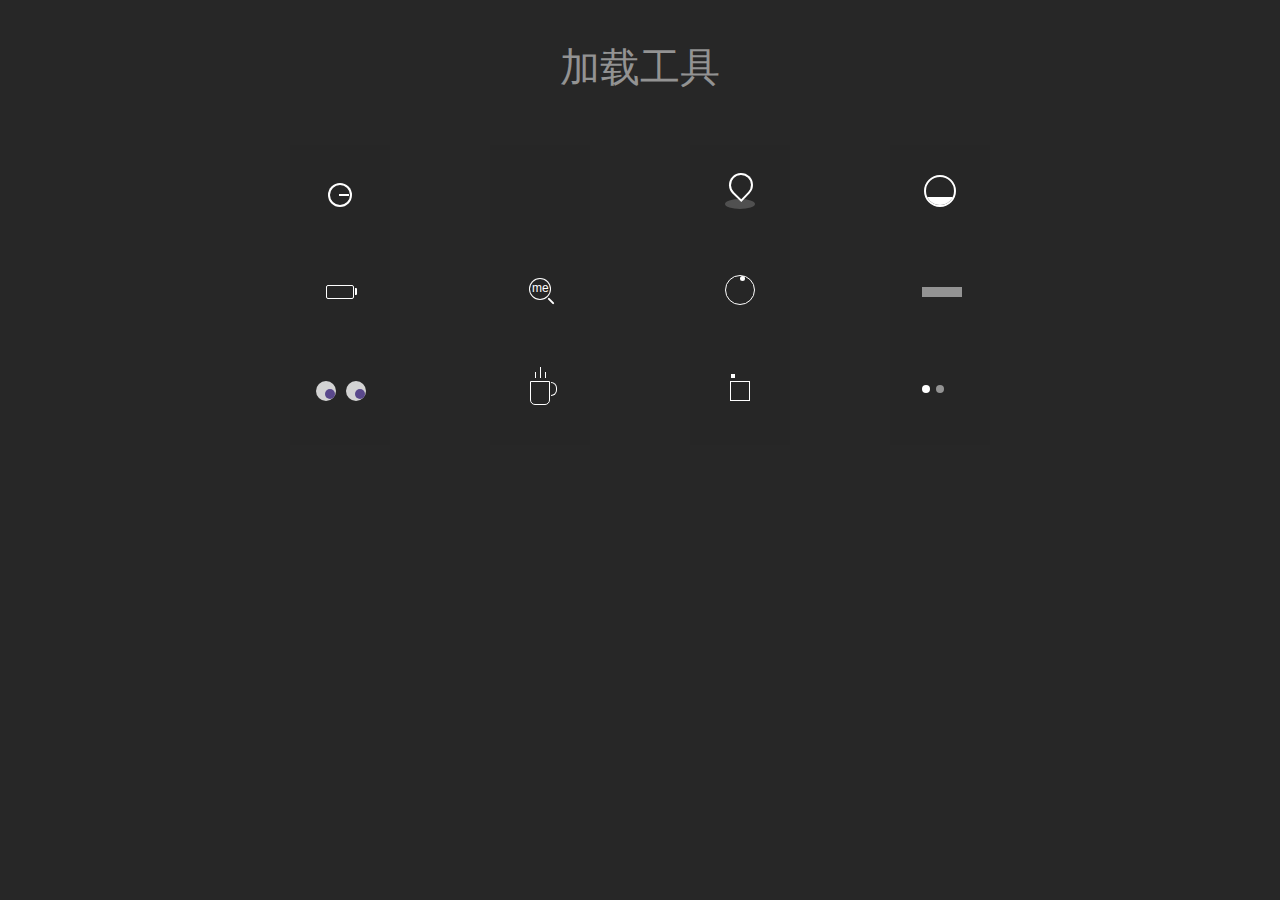
<file: 0023 (32)/index.html>
<!DOCTYPE html>
<html lang="zh">
<head>
	<meta charset="UTF-8">
	<meta http-equiv="X-UA-Compatible" content="IE=edge,chrome=1"> 
	<meta name="viewport" content="width=device-width, initial-scale=1.0">
	<title>12种纯CSS3 Loader加载指示器动画特效</title>
	
	<link rel="stylesheet" type="text/css" href="css/loaderskit.css">
	
</head>
<body>
		<div class="wrapper">
	            <h1>加载工具</h1>
	            <div class="row cf">
	                <div class="span">
	                    <div class="timer"></div>
	                </div>
	                <div class="span">
	                    <div class="typing_loader"></div>
	                </div>
	                <div class="span">
	                    <div class="location_indicator"></div>
	                </div>
	                <div class="span">
	                    <div class="dashboard"></div>
	                </div>
	            </div>

	            <div class="row cf">
	                <div class="span">
	                    <div class="battery"></div>
	                </div>
	                <div class="span">
	                    <div class="magnifier"></div>
	                </div>
	                <div class="span">
	                    <div class="help"></div>
	                </div>
	                <div class="span">
	                    <div class="cloud"></div>
	                </div>
	            </div>

	            <div class="row cf">
	                <div class="span">
	                    <div class="eye"></div>
	                </div>
	                <div class="span">
	                    <div class="coffee_cup"></div>
	                </div>
	                <div class="span">
	                    <div class="square"></div>
	                </div>
	                <div class="span">
	                    <div class="circle"></div>
	                </div>
	            </div>
	        </div>


	
</body>
</html>
</file>
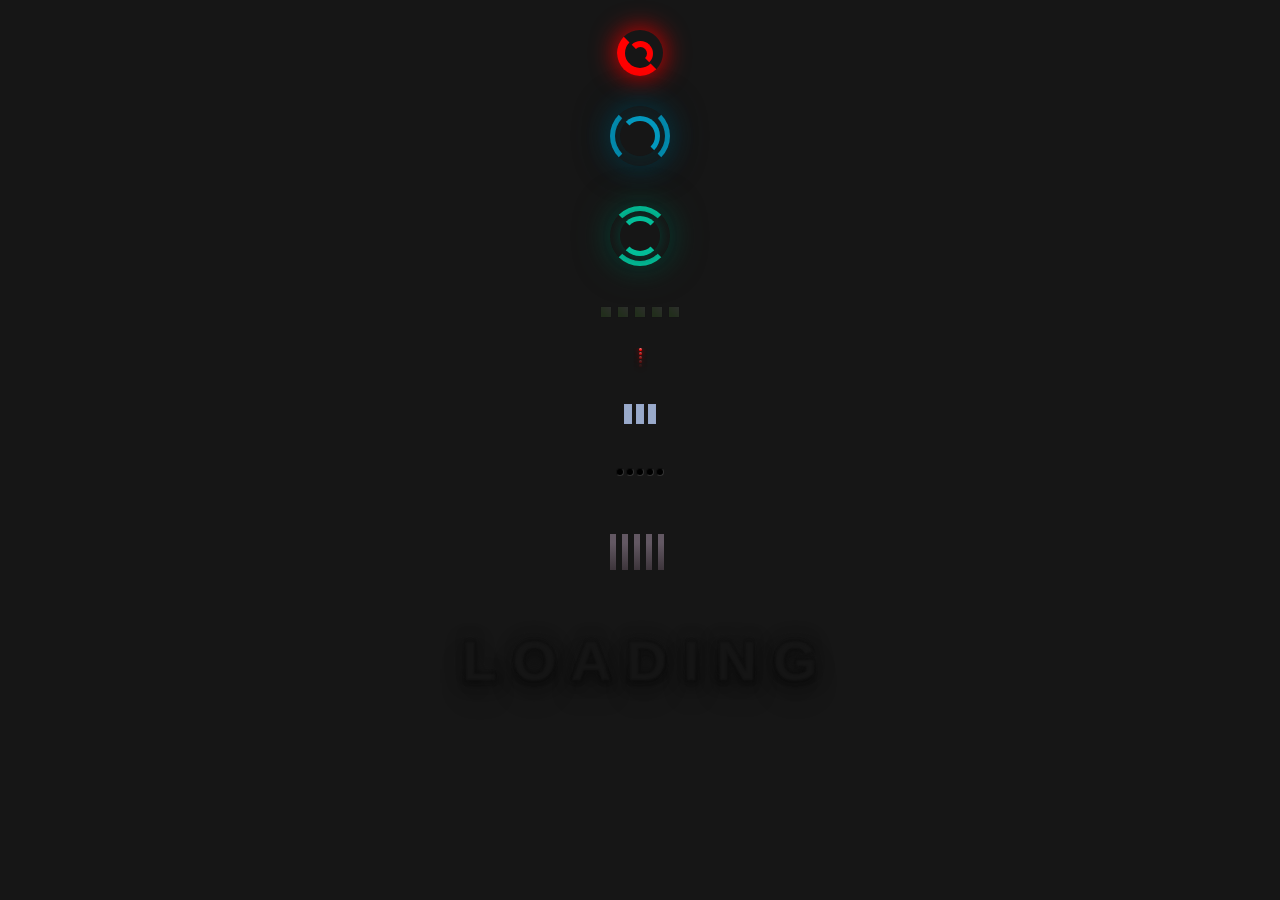
<file: 0023 (5)/index.html>
<!DOCTYPE html>
<html lang="en" >

<head>
<meta charset="UTF-8">
<title>纯CSS3五彩Loading加载动画DEMO演示</title>

<link rel="stylesheet" href="css/style.css">

</head>

<body>


<div id="ajaxloader1"></div>

<div id="ajaxloader2">
  <div class="outer"></div>
  <div class="inner"></div>
</div>

<div id="ajaxloader3">
  <div class="outer"></div>
  <div class="inner"></div>
</div>

<div id="ajaxbar1">
  <div id="block1" class="barlittle"></div>
  <div id="block2" class="barlittle"></div>
  <div id="block3" class="barlittle"></div>
  <div id="block4" class="barlittle"></div>
  <div id="block5" class="barlittle"></div>
</div>

<div id="ajaxwave1">
  <div id="pointcircle1" class="pointcircle"></div>
  <div id="pointcircle2" class="pointcircle"></div>
  <div id="pointcircle3" class="pointcircle"></div>
  <div id="pointcircle4" class="pointcircle"></div>
  <div id="pointcircle5" class="pointcircle"></div>
</div>

<div id="facebook">
  <div class="bar"></div>
  <div class="bar"></div>
  <div class="bar"></div>
</div>

<div id="loadpulse">
    <div class="segment">
      <div id="layer1" class="ball"></div>
      <div id="layer7" class="pulse"></div>
    </div>
    <div class="segment">
      <div id="layer2" class="ball"></div>
      <div id="layer8" class="pulse"></div>
    </div>
    <div class="segment">
      <div id="layer3" class="ball"></div>
      <div id="layer9" class="pulse"></div>
    </div>
    <div class="segment">
      <div id="layer4" class="ball"></div>
      <div id="layer10" class="pulse"></div>
    </div>
    <div class="segment">
      <div id="layer5" class="ball"></div>
      <div id="layer11" class="pulse"></div>
    </div>
</div>

<div id="shadowloader">
  <span></span>
  <span></span>
  <span></span>
  <span></span>
  <span></span>
</div>

<h1 class="loadingtext">
  <span>L</span>
  <span>o</span>
  <span>a</span>
  <span>d</span>
  <span>i</span>
  <span>n</span>
  <span>g</span>
</h1>


</body>

</html>
</file>
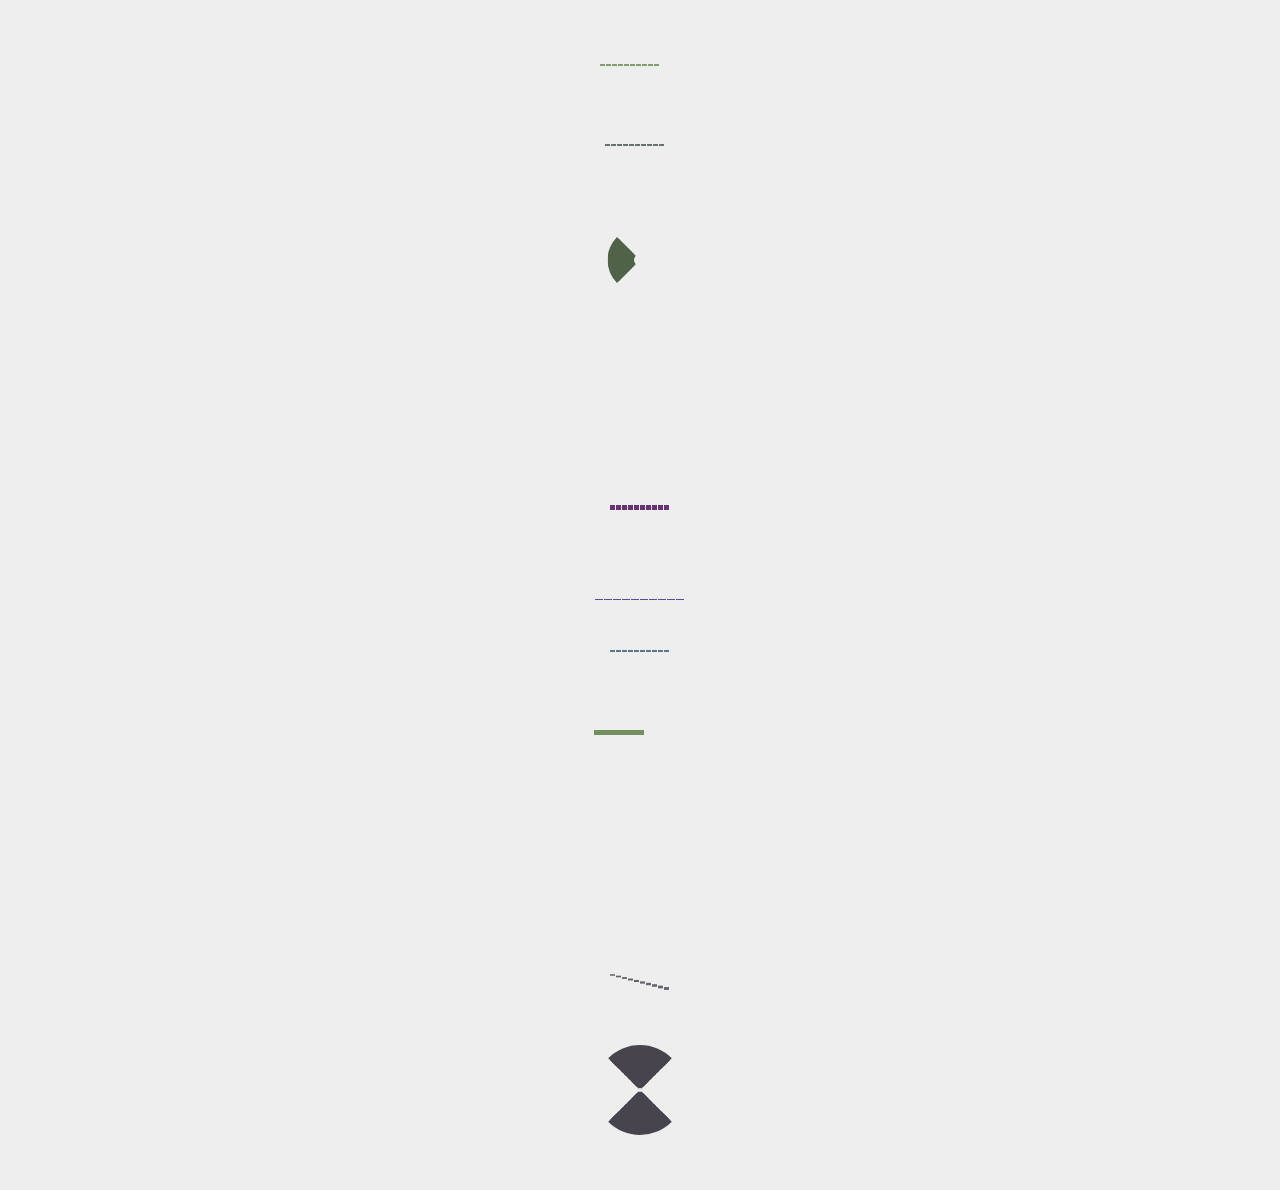
<file: 0023 (6)/index.html>
<!DOCTYPE html>
<html lang="zh">
<head>
	<meta charset="UTF-8">
	<meta http-equiv="X-UA-Compatible" content="IE=edge,chrome=1"> 
	<meta name="viewport" content="width=device-width, initial-scale=1.0">
	<title>CSS3波形loading动画特效</title>
	
	<link rel="stylesheet" type="text/css" href="css/normalize.css" />
	<link rel="stylesheet" type="text/css" href="css/demo.css">
	
	<link rel="stylesheet" href="css/style.css">
	
</head>
<body>

		<div class="shaft-load">
		  <div class="shaft1"></div>
		  <div class="shaft2"></div>
		  <div class="shaft3"></div>
		  <div class="shaft4"></div>
		  <div class="shaft5"></div>
		  <div class="shaft6"></div>
		  <div class="shaft7"></div>
		  <div class="shaft8"></div>
		  <div class="shaft9"></div>
		  <div class="shaft10"></div>
		</div>

		<div class="shaft-load2">
		  <div class="shaft1"></div>
		  <div class="shaft2"></div>
		  <div class="shaft3"></div>
		  <div class="shaft4"></div>
		  <div class="shaft5"></div>
		  <div class="shaft6"></div>
		  <div class="shaft7"></div>
		  <div class="shaft8"></div>
		  <div class="shaft9"></div>
		  <div class="shaft10"></div>
		</div>

		<div class="shaft-load3">
		  <div class="shaft1"></div>
		  <div class="shaft2"></div>
		  <div class="shaft3"></div>
		  <div class="shaft4"></div>
		  <div class="shaft5"></div>
		  <div class="shaft6"></div>
		  <div class="shaft7"></div>
		  <div class="shaft8"></div>
		  <div class="shaft9"></div>
		  <div class="shaft10"></div>
		</div>

		<div class="shaft-load4">
		  <div class="shaft1"></div>
		  <div class="shaft2"></div>
		  <div class="shaft3"></div>
		  <div class="shaft4"></div>
		  <div class="shaft5"></div>
		  <div class="shaft6"></div>
		  <div class="shaft7"></div>
		  <div class="shaft8"></div>
		  <div class="shaft9"></div>
		  <div class="shaft10"></div>
		</div>

		<div class="shaft-load5">
		  <div class="shaft1"></div>
		  <div class="shaft2"></div>
		  <div class="shaft3"></div>
		  <div class="shaft4"></div>
		  <div class="shaft5"></div>
		  <div class="shaft6"></div>
		  <div class="shaft7"></div>
		  <div class="shaft8"></div>
		  <div class="shaft9"></div>
		  <div class="shaft10"></div>
		</div>

		<div class="shaft-load6">
		  <div class="shaft1"></div>
		  <div class="shaft2"></div>
		  <div class="shaft3"></div>
		  <div class="shaft4"></div>
		  <div class="shaft5"></div>
		  <div class="shaft6"></div>
		  <div class="shaft7"></div>
		  <div class="shaft8"></div>
		  <div class="shaft9"></div>
		  <div class="shaft10"></div>
		</div>


		<div class="shaft-load7">
		  <div class="shaft1"></div>
		  <div class="shaft2"></div>
		  <div class="shaft3"></div>
		  <div class="shaft4"></div>
		  <div class="shaft5"></div>
		  <div class="shaft6"></div>
		  <div class="shaft7"></div>
		  <div class="shaft8"></div>
		  <div class="shaft9"></div>
		  <div class="shaft10"></div>
		</div>

		<div class="shaft-load8">
		  <div class="shaft1"></div>
		  <div class="shaft2"></div>
		  <div class="shaft3"></div>
		  <div class="shaft4"></div>
		  <div class="shaft5"></div>
		  <div class="shaft6"></div>
		  <div class="shaft7"></div>
		  <div class="shaft8"></div>
		  <div class="shaft9"></div>
		  <div class="shaft10"></div>
		</div>

		<div class="shaft-load9">
		  <div class="shaft1"></div>
		  <div class="shaft2"></div>
		  <div class="shaft3"></div>
		  <div class="shaft4"></div>
		  <div class="shaft5"></div>
		  <div class="shaft6"></div>
		  <div class="shaft7"></div>
		  <div class="shaft8"></div>
		  <div class="shaft9"></div>
		  <div class="shaft10"></div>
		</div>

		<div class="shaft-load10">
		  <div class="shaft1"></div>
		  <div class="shaft2"></div>
		  <div class="shaft3"></div>
		  <div class="shaft4"></div>
		  <div class="shaft5"></div>
		  <div class="shaft6"></div>
		  <div class="shaft7"></div>
		  <div class="shaft8"></div>
		  <div class="shaft9"></div>
		  <div class="shaft10"></div>
		</div>

		<div class="shaft-load11">
		  <div class="shaft1"></div>
		  <div class="shaft2"></div>
		  <div class="shaft3"></div>
		  <div class="shaft4"></div>
		  <div class="shaft5"></div>
		  <div class="shaft6"></div>
		  <div class="shaft7"></div>
		  <div class="shaft8"></div>
		  <div class="shaft9"></div>
		  <div class="shaft10"></div>
		</div>

</body>
</html>
</file>
<file: 0023 (11)/kinerloader2.css>
.loader {

    display: inline-block;
    width: 40px;
    height: 40px;
    position: relative;
    margin: 10px;
}

.loader:before {
    content: "";
    display: block;
    position: absolute;
    width: 100%;
    height: 100%;
    line-height: 100%;
    overflow: hidden;
    background: #e0e0e0;
    border-radius: 100%;
    border: none;
    border-bottom: dodgerblue solid 10px;
    border-top: dodgerblue solid 10px;
    border-right: #e0e0e0 solid 10px;
    border-left: #e0e0e0 solid 10px;

    -webkit-animation-name: loader;
    -moz-animation-name: loader;
    -o-animation-name: loader;
    animation-name: loader;

    -webkit-animation-iteration-count: infinite;
    -moz-animation-iteration-count: infinite;
    -o-animation-iteration-count: infinite;
    animation-iteration-count: infinite;

    -webkit-animation-timing-function: linear;
    -moz-animation-timing-function: linear;
    -o-animation-timing-function: linear;
    animation-timing-function: linear;


    -webkit-animation-fill-mode: forwards;
    -o-animation-fill-mode: forwards;
    animation-fill-mode: forwards;

    z-index: 1;
}


.loader a {
    position: absolute;
    display: inline-block;
    text-align: center;
    text-decoration: none;
    color: dodgerblue;
    z-index: 2;
    width: 100%;
    height: 100%;
    line-height: 40px;
    font-size: 20%;
    border-radius: 100%;
    margin-left: 10px;
    margin-top: 10px;
    background-color: #FFF;
    box-shadow: 0 0 5px #000;
    -webkit-box-shadow: 0 0 5px #e0e0e0, inset 0 0 5px #333;
    -moz-box-shadow: 0 0 5px #e0e0e0, inset 0 0 5px #333;
    -o-box-shadow: 0 0 5px #e0e0e0, inset 0 0 5px #333;
    -ms-box-shadow: 0 0 5px #e0e0e0, inset 0 0 5px #333;
}

.loader2:before{
    border-bottom: #e0e0e0 solid 10px;
}


.loader3:before,.loader4:before,.loader5:before{
    border: #e0e0e0 solid 10px;

    -webkit-animation-name: none;
    -o-animation-name: none;
    animation-name: none;
}

.loader3 a,.loader4 a,.loader5 a{
    background-color:dodgerblue ;
    color: #FFF;
    -webkit-box-shadow: 0 0 5px #fff;
    -moz-box-shadow: 0 0 5px #fff;
    -o-box-shadow: 0 0 5px #fff;
    -ms-box-shadow: 0 0 5px #fff;
}
.loader4 a{

    -webkit-box-shadow: none;
    -moz-box-shadow: none;
    -o-box-shadow: none;
    -ms-box-shadow: none;
}
.loader3:after{
    content: "";
    position: absolute;
    width: 100%;
    height: 100%;

    background-color: dodgerblue;
    box-shadow: 0 0 5px #000;
    -webkit-box-shadow: 0 0 5px #e0e0e0;
    -moz-box-shadow: 0 0 5px #e0e0e0;
    -o-box-shadow: 0 0 5px #e0e0e0;
    -ms-box-shadow: 0 0 5px #e0e0e0;
    margin-left: 10px;
    margin-top: 10px;
    border-radius: 100% 0% 100% 100%;

    -webkit-animation-name: loader;
    -moz-animation-name: loader;
    -o-animation-name: loader;
    animation-name: loader;

    -webkit-animation-iteration-count: infinite;
    -moz-animation-iteration-count: infinite;
    -o-animation-iteration-count: infinite;
    animation-iteration-count: infinite;

    -webkit-animation-timing-function: linear;
    -moz-animation-timing-function: linear;
    -o-animation-timing-function: linear;
    animation-timing-function: linear;

    /*-webkit-animation-duration: 1s;*/
    /*-moz-animation-duration: 1s;*/
    /*-o-animation-duration: 1s;*/
    /*animation-duration: 1s;*/

    -webkit-animation-fill-mode: forwards;
    -o-animation-fill-mode: forwards;
    animation-fill-mode: forwards;
    z-index: 1;
}

.loader4:after{
    content: "";
    -webkit-transform: scale(1);
    -moz-transform: scale(1);
    -ms-transform: scale(1);
    -o-transform: scale(1);
    transform: scale(1);
    text-align: center;
    line-height: 40px;

    -webkit-animation-name: scale;
    -moz-animation-name: scale;
    -o-animation-name: scale;
    animation-name: scale;

    -webkit-animation-iteration-count: infinite;
    -moz-animation-iteration-count: infinite;
    -o-animation-iteration-count: infinite;
    animation-iteration-count: infinite;

    -webkit-animation-timing-function: linear;
    -moz-animation-timing-function: linear;
    -o-animation-timing-function: linear;
    animation-timing-function: linear;


    -webkit-animation-fill-mode: forwards;
    -o-animation-fill-mode: forwards;
    animation-fill-mode: forwards;

    position: absolute;
    width: 100%;
    height: 100%;

    border-radius: 100%;
    z-index: 1;
    background-color: dodgerblue;
    box-shadow: 0 0 5px #000;
    -webkit-box-shadow: 0 0 5px #e0e0e0;
    -moz-box-shadow: 0 0 5px #e0e0e0;
    -o-box-shadow: 0 0 5px #e0e0e0;
    -ms-box-shadow: 0 0 5px #e0e0e0;
    margin-left: 10px;
    margin-top: 10px;

}

.loader5:after{

    content: "";
    -webkit-animation-name: loader;
    -moz-animation-name: loader;
    -o-animation-name: loader;
    animation-name: loader;

    -webkit-animation-iteration-count: infinite;
    -moz-animation-iteration-count: infinite;
    -o-animation-iteration-count: infinite;
    animation-iteration-count: infinite;

    -webkit-animation-timing-function: linear;
    -moz-animation-timing-function: linear;
    -o-animation-timing-function: linear;
    animation-timing-function: linear;

    /*-webkit-animation-duration: 1s;*/
    /*-moz-animation-duration: 1s;*/
    /*-o-animation-duration: 1s;*/
    /*animation-duration: 1s;*/

    -webkit-animation-fill-mode: forwards;
    -o-animation-fill-mode: forwards;
    animation-fill-mode: forwards;

    position: absolute;
    width: 100%;
    height: 100%;
    border: dotted 4px dodgerblue;

    border-radius: 100%;

    z-index: 1;
    background-color: #e0e0e0;
    box-shadow: 0 0 5px #000;
    -webkit-box-shadow: 0 0 5px #e0e0e0;
    -moz-box-shadow: 0 0 5px #e0e0e0;
    -o-box-shadow: 0 0 5px #e0e0e0;
    -ms-box-shadow: 0 0 5px #e0e0e0;
    margin-left: 6px;
    margin-top: 6px;
}


@-webkit-keyframes loader {
    from {
        -webkit-transform: rotate(0deg);
        -moz-transform: rotate(0deg);
        -ms-transform: rotate(0deg);
        -o-transform: rotate(0deg);
        transform: rotate(0deg);
    }

    to {
        -webkit-transform: rotate(360deg);
        -moz-transform: rotate(360deg);
        -ms-transform: rotate(360deg);
        -o-transform: rotate(360deg);
        transform: rotate(360deg);
    }

}

@-o-keyframes loader {
    from {
        -webkit-transform: rotate(0deg);
        -moz-transform: rotate(0deg);
        -ms-transform: rotate(0deg);
        -o-transform: rotate(0deg);
        transform: rotate(0deg);
    }

    to {
        -webkit-transform: rotate(360deg);
        -moz-transform: rotate(360deg);
        -ms-transform: rotate(360deg);
        -o-transform: rotate(360deg);
        transform: rotate(360deg);
    }

}

@-moz-keyframes loader {
    from {
        -webkit-transform: rotate(0deg);
        -moz-transform: rotate(0deg);
        -ms-transform: rotate(0deg);
        -o-transform: rotate(0deg);
        transform: rotate(0deg);
    }

    to {
        -webkit-transform: rotate(360deg);
        -moz-transform: rotate(360deg);
        -ms-transform: rotate(360deg);
        -o-transform: rotate(360deg);
        transform: rotate(360deg);
    }

}

@keyframes loader {
    from {
        -webkit-transform: rotate(0deg);
        -moz-transform: rotate(0deg);
        -ms-transform: rotate(0deg);
        -o-transform: rotate(0deg);
        transform: rotate(0deg);
    }

    to {
        -webkit-transform: rotate(360deg);
        -moz-transform: rotate(360deg);
        -ms-transform: rotate(360deg);
        -o-transform: rotate(360deg);
        transform: rotate(360deg);
    }

}



@-webkit-keyframes scale {
    from {
        -webkit-transform: scale(1);
        -moz-transform: scale(1);
        -ms-transform: scale(1);
        -o-transform: scale(1);
        transform: scale(1);
    }
    50%{

        -webkit-transform: scale(1.5);
        -moz-transform: scale(1.5);
        -ms-transform: scale(1.5);
        -o-transform: scale(1.5);
        transform: scale(1.5);

    }
    to {
        -webkit-transform: scale(1);
        -moz-transform: scale(1);
        -ms-transform: scale(1);
        -o-transform: scale(1);
        transform: scale(1);
    }

}

@-o-keyframes scale {
    from {
        -webkit-transform: scale(1);
        -moz-transform: scale(1);
        -ms-transform: scale(1);
        -o-transform: scale(1);
        transform: scale(1);
    }
    50%{

        -webkit-transform: scale(1.5);
        -moz-transform: scale(1.5);
        -ms-transform: scale(1.5);
        -o-transform: scale(1.5);
        transform: scale(1.5);

    }
    to {
        -webkit-transform: scale(1);
        -moz-transform: scale(1);
        -ms-transform: scale(1);
        -o-transform: scale(1);
        transform: scale(1);
    }
}

@-moz-keyframes scale {
    from {
        -webkit-transform: scale(1);
        -moz-transform: scale(1);
        -ms-transform: scale(1);
        -o-transform: scale(1);
        transform: scale(1);
    }
    50%{

        -webkit-transform: scale(1.5);
        -moz-transform: scale(1.5);
        -ms-transform: scale(1.5);
        -o-transform: scale(1.5);
        transform: scale(1.5);

    }
    to {
        -webkit-transform: scale(1);
        -moz-transform: scale(1);
        -ms-transform: scale(1);
        -o-transform: scale(1);
        transform: scale(1);
    }
}

@keyframes scale {
    from {
        -webkit-transform: scale(1);
        -moz-transform: scale(1);
        -ms-transform: scale(1);
        -o-transform: scale(1);
        transform: scale(1);
    }
    50%{

        -webkit-transform: scale(1.5);
        -moz-transform: scale(1.5);
        -ms-transform: scale(1.5);
        -o-transform: scale(1.5);
        transform: scale(1.5);

    }
    to {
        -webkit-transform: scale(1);
        -moz-transform: scale(1);
        -ms-transform: scale(1);
        -o-transform: scale(1);
        transform: scale(1);
    }

}


.loader.duration-300ms-before:before,.loader.duration-300ms-after:after,.duration-300ms{
    -webkit-animation-duration: 300ms;
    -moz-animation-duration: 300ms;
    -o-animation-duration: 300ms;
    animation-duration: 300ms;
}
.loader.duration-500ms-before:before,.loader.duration-500ms-after:after,.duration-500ms{
    -webkit-animation-duration: 500ms;
    -moz-animation-duration: 500ms;
    -o-animation-duration: 500ms;
    animation-duration: 500ms;
}
.loader.duration-1s-before:before,.loader.duration-1s-after:after,.duration-1s{
    -webkit-animation-duration: 1s;
    -moz-animation-duration: 1s;
    -o-animation-duration: 1s;
    animation-duration: 1s;
}
.loader.duration-2s-before:before,.loader.duration-2s-after:after,.duration-2s{
    -webkit-animation-duration: 2s;
    -moz-animation-duration: 2s;
    -o-animation-duration: 2s;
    animation-duration: 2s;
}
.loader.duration-3s-before:before,.loader.duration-3s-after:after,.duration-3s{
    -webkit-animation-duration: 3s;
    -moz-animation-duration: 3s;
    -o-animation-duration: 3s;
    animation-duration: 3s;
}
.loader.duration-4s-before:before,.loader.duration-4s-after:after,.duration-4s{
    -webkit-animation-duration: 4s;
    -moz-animation-duration: 4s;
    -o-animation-duration: 4s;
    animation-duration: 4s;
}
.loader.duration-5s-before:before,.loader.duration-5s-after:after,.duration-5s{
    -webkit-animation-duration: 5s;
    -moz-animation-duration: 5s;
    -o-animation-duration: 5s;
    animation-duration: 5s;
}


/*********皮肤**************/
/**红色**/
.loader-red:before {
    border-bottom-color: palevioletred;
    border-top-color: palevioletred;
}

.loader-red a {
    color: palevioletred;
}

/**灰色**/
.loader-gray:before {
    border-bottom-color: #333;
    border-top-color: #333;
}

.loader-gray a {
    color: #333;
}

/**绿色**/
.loader-green:before {
    border-bottom-color: mediumseagreen;
    border-top-color: mediumseagreen;
}

.loader-green a {
    color: mediumseagreen;
}

/**绿色**/
.loader-orange:before {
    border-bottom-color: orange;
    border-top-color: orange;
}

.loader-orange a {
    color: orange;
}

/**红色**/
.loader2-red:before {
    border-bottom-color: palevioletred;
    border-top-color: #e0e0e0;
}

.loader2-red a {
    color: palevioletred;
}

/**灰色**/
.loader2-gray:before {
    border-bottom-color: #333;
    border-top-color: #e0e0e0;
}

.loader2-gray a {
    color: #333;
}

/**绿色**/
.loader2-green:before {
    border-bottom-color: mediumseagreen;
    border-top-color: #e0e0e0;
}

.loader2-green a {
    color: mediumseagreen;
}

/**绿色**/
.loader2-orange:before {
    border-bottom-color: orange;
    border-top-color: #e0e0e0;
}

.loader2-orange a {
    color: orange;
}

.loader3-red:after,.loader3-red a,.loader4-red:after,.loader4-red a,.loader5-red a{
    background-color: palevioletred;
}

.loader3-gray:after,.loader3-gray a,.loader4-gray:after,.loader4-gray a,.loader5-gray a{
    background-color: #333;
}
.loader3-green:after,.loader3-green a,.loader4-green:after,.loader4-green a,.loader5-green a{
    background-color: mediumseagreen;
}
.loader3-orange:after,.loader3-orange a,.loader4-orange:after,.loader4-orange a,.loader5-orange a{
    background-color: orange;
}

.loader5-red:after{
    border-color: palevioletred;
}
.loader5-gray:after{
    border-color: #333;
}
.loader5-green:after{
    border-color: mediumseagreen;
}
.loader5-orange:after{
    border-color: orange;
}
</file>
<file: 0023 (12)/css/spinners.css>
@-moz-keyframes spinner-loader {
  0% {
    -moz-transform: rotate(0deg);
    transform: rotate(0deg);
  }
  100% {
    -moz-transform: rotate(360deg);
    transform: rotate(360deg);
  }
}
@-webkit-keyframes spinner-loader {
  0% {
    -webkit-transform: rotate(0deg);
    transform: rotate(0deg);
  }
  100% {
    -webkit-transform: rotate(360deg);
    transform: rotate(360deg);
  }
}
@keyframes spinner-loader {
  0% {
    -moz-transform: rotate(0deg);
    -ms-transform: rotate(0deg);
    -webkit-transform: rotate(0deg);
    transform: rotate(0deg);
  }
  100% {
    -moz-transform: rotate(360deg);
    -ms-transform: rotate(360deg);
    -webkit-transform: rotate(360deg);
    transform: rotate(360deg);
  }
}
/* :not(:required) hides this rule from IE9 and below */
.spinner-loader:not(:required) {
  -moz-animation: spinner-loader 1500ms infinite linear;
  -webkit-animation: spinner-loader 1500ms infinite linear;
  animation: spinner-loader 1500ms infinite linear;
  -moz-border-radius: 0.5em;
  -webkit-border-radius: 0.5em;
  border-radius: 0.5em;
  -moz-box-shadow: rgba(0, 0, 51, 0.3) 1.5em 0 0 0, rgba(0, 0, 51, 0.3) 1.1em 1.1em 0 0, rgba(0, 0, 51, 0.3) 0 1.5em 0 0, rgba(0, 0, 51, 0.3) -1.1em 1.1em 0 0, rgba(0, 0, 51, 0.3) -1.5em 0 0 0, rgba(0, 0, 51, 0.3) -1.1em -1.1em 0 0, rgba(0, 0, 51, 0.3) 0 -1.5em 0 0, rgba(0, 0, 51, 0.3) 1.1em -1.1em 0 0;
  -webkit-box-shadow: rgba(0, 0, 51, 0.3) 1.5em 0 0 0, rgba(0, 0, 51, 0.3) 1.1em 1.1em 0 0, rgba(0, 0, 51, 0.3) 0 1.5em 0 0, rgba(0, 0, 51, 0.3) -1.1em 1.1em 0 0, rgba(0, 0, 51, 0.3) -1.5em 0 0 0, rgba(0, 0, 51, 0.3) -1.1em -1.1em 0 0, rgba(0, 0, 51, 0.3) 0 -1.5em 0 0, rgba(0, 0, 51, 0.3) 1.1em -1.1em 0 0;
  box-shadow: rgba(0, 0, 51, 0.3) 1.5em 0 0 0, rgba(0, 0, 51, 0.3) 1.1em 1.1em 0 0, rgba(0, 0, 51, 0.3) 0 1.5em 0 0, rgba(0, 0, 51, 0.3) -1.1em 1.1em 0 0, rgba(0, 0, 51, 0.3) -1.5em 0 0 0, rgba(0, 0, 51, 0.3) -1.1em -1.1em 0 0, rgba(0, 0, 51, 0.3) 0 -1.5em 0 0, rgba(0, 0, 51, 0.3) 1.1em -1.1em 0 0;
  display: inline-block;
  font-size: 10px;
  width: 1em;
  height: 1em;
  margin: 1.5em;
  overflow: hidden;
  text-indent: 100%;
}

@-moz-keyframes refreshing-loader {
  0% {
    -moz-transform: rotate(0deg);
    transform: rotate(0deg);
  }
  100% {
    -moz-transform: rotate(360deg);
    transform: rotate(360deg);
  }
}
@-webkit-keyframes refreshing-loader {
  0% {
    -webkit-transform: rotate(0deg);
    transform: rotate(0deg);
  }
  100% {
    -webkit-transform: rotate(360deg);
    transform: rotate(360deg);
  }
}
@keyframes refreshing-loader {
  0% {
    -moz-transform: rotate(0deg);
    -ms-transform: rotate(0deg);
    -webkit-transform: rotate(0deg);
    transform: rotate(0deg);
  }
  100% {
    -moz-transform: rotate(360deg);
    -ms-transform: rotate(360deg);
    -webkit-transform: rotate(360deg);
    transform: rotate(360deg);
  }
}
/* :not(:required) hides this rule from IE9 and below */
.refreshing-loader:not(:required) {
  -moz-animation: refreshing-loader 1000ms infinite linear;
  -webkit-animation: refreshing-loader 1000ms infinite linear;
  animation: refreshing-loader 1000ms infinite linear;
  -moz-border-radius: 2.4em;
  -webkit-border-radius: 2.4em;
  border-radius: 2.4em;
  border: 0.4em solid #9ac;
  border-left-color: transparent;
  color: transparent;
  display: inline-block;
  font-size: 10px;
  line-height: 1.2;
  width: 3em;
  height: 3em;
  text-indent: 100%;
}
.refreshing-loader:not(:required):after {
  display: block;
  border: 0.5em solid transparent;
  border-top-color: #9ac;
  border-left-color: #9ac;
  content: '';
  width: 0;
  height: 0;
  overflow: hidden;
  margin-left: -0.2em;
  margin-top: 1em;
}

@-moz-keyframes throbber-loader {
  0% {
    background: #dde2e7;
  }
  10% {
    background: #6b9dc8;
  }
  40% {
    background: #dde2e7;
  }
}
@-webkit-keyframes throbber-loader {
  0% {
    background: #dde2e7;
  }
  10% {
    background: #6b9dc8;
  }
  40% {
    background: #dde2e7;
  }
}
@keyframes throbber-loader {
  0% {
    background: #dde2e7;
  }
  10% {
    background: #6b9dc8;
  }
  40% {
    background: #dde2e7;
  }
}
/* :not(:required) hides these rules from IE9 and below */
.throbber-loader:not(:required) {
  -moz-animation: throbber-loader 2000ms 300ms infinite ease-out;
  -webkit-animation: throbber-loader 2000ms 300ms infinite ease-out;
  animation: throbber-loader 2000ms 300ms infinite ease-out;
  background: #dde2e7;
  display: inline-block;
  position: relative;
  text-indent: -9999px;
  width: 0.9em;
  height: 1.5em;
  margin: 0 1.6em;
}
.throbber-loader:not(:required):before, .throbber-loader:not(:required):after {
  background: #dde2e7;
  content: '\x200B';
  display: inline-block;
  width: 0.9em;
  height: 1.5em;
  position: absolute;
  top: 0;
}
.throbber-loader:not(:required):before {
  -moz-animation: throbber-loader 2000ms 150ms infinite ease-out;
  -webkit-animation: throbber-loader 2000ms 150ms infinite ease-out;
  animation: throbber-loader 2000ms 150ms infinite ease-out;
  left: -1.6em;
}
.throbber-loader:not(:required):after {
  -moz-animation: throbber-loader 2000ms 450ms infinite ease-out;
  -webkit-animation: throbber-loader 2000ms 450ms infinite ease-out;
  animation: throbber-loader 2000ms 450ms infinite ease-out;
  right: -1.6em;
}

@-moz-keyframes heartbeat-loader {
  0% {
    -moz-transform: rotate(45deg) scale(1);
    transform: rotate(45deg) scale(1);
  }
  14% {
    -moz-transform: rotate(45deg) scale(1.3);
    transform: rotate(45deg) scale(1.3);
  }
  28% {
    -moz-transform: rotate(45deg) scale(1);
    transform: rotate(45deg) scale(1);
  }
  42% {
    -moz-transform: rotate(45deg) scale(1.3);
    transform: rotate(45deg) scale(1.3);
  }
  70% {
    -moz-transform: rotate(45deg) scale(1);
    transform: rotate(45deg) scale(1);
  }
}
@-webkit-keyframes heartbeat-loader {
  0% {
    -webkit-transform: rotate(45deg) scale(1);
    transform: rotate(45deg) scale(1);
  }
  14% {
    -webkit-transform: rotate(45deg) scale(1.3);
    transform: rotate(45deg) scale(1.3);
  }
  28% {
    -webkit-transform: rotate(45deg) scale(1);
    transform: rotate(45deg) scale(1);
  }
  42% {
    -webkit-transform: rotate(45deg) scale(1.3);
    transform: rotate(45deg) scale(1.3);
  }
  70% {
    -webkit-transform: rotate(45deg) scale(1);
    transform: rotate(45deg) scale(1);
  }
}
@keyframes heartbeat-loader {
  0% {
    -moz-transform: rotate(45deg) scale(1);
    -ms-transform: rotate(45deg) scale(1);
    -webkit-transform: rotate(45deg) scale(1);
    transform: rotate(45deg) scale(1);
  }
  14% {
    -moz-transform: rotate(45deg) scale(1.3);
    -ms-transform: rotate(45deg) scale(1.3);
    -webkit-transform: rotate(45deg) scale(1.3);
    transform: rotate(45deg) scale(1.3);
  }
  28% {
    -moz-transform: rotate(45deg) scale(1);
    -ms-transform: rotate(45deg) scale(1);
    -webkit-transform: rotate(45deg) scale(1);
    transform: rotate(45deg) scale(1);
  }
  42% {
    -moz-transform: rotate(45deg) scale(1.3);
    -ms-transform: rotate(45deg) scale(1.3);
    -webkit-transform: rotate(45deg) scale(1.3);
    transform: rotate(45deg) scale(1.3);
  }
  70% {
    -moz-transform: rotate(45deg) scale(1);
    -ms-transform: rotate(45deg) scale(1);
    -webkit-transform: rotate(45deg) scale(1);
    transform: rotate(45deg) scale(1);
  }
}
/* :not(:required) hides this rule from IE9 and below */
.heartbeat-loader:not(:required) {
  -moz-animation: heartbeat-loader 1300ms ease 0s infinite normal;
  -webkit-animation: heartbeat-loader 1300ms ease 0s infinite normal;
  animation: heartbeat-loader 1300ms ease 0s infinite normal;
  display: inline-block;
  position: relative;
  overflow: hidden;
  text-indent: -9999px;
  width: 36px;
  height: 36px;
  -moz-transform: rotate(45deg) scale(1);
  -ms-transform: rotate(45deg) scale(1);
  -webkit-transform: rotate(45deg) scale(1);
  transform: rotate(45deg) scale(1);
  -moz-transform-origin: 50% 50%;
  -ms-transform-origin: 50% 50%;
  -webkit-transform-origin: 50% 50%;
  transform-origin: 50% 50%;
}
.heartbeat-loader:not(:required):after, .heartbeat-loader:not(:required):before {
  position: absolute;
  content: "";
  background: #e87;
}
.heartbeat-loader:not(:required):before {
  -moz-border-radius-topleft: 12px;
  -webkit-border-top-left-radius: 12px;
  border-top-left-radius: 12px;
  -moz-border-radius-bottomleft: 12px;
  -webkit-border-bottom-left-radius: 12px;
  border-bottom-left-radius: 12px;
  top: 12px;
  left: 0;
  width: 36px;
  height: 24px;
}
.heartbeat-loader:not(:required):after {
  -moz-border-radius-topleft: 12px;
  -webkit-border-top-left-radius: 12px;
  border-top-left-radius: 12px;
  -moz-border-radius-topright: 12px;
  -webkit-border-top-right-radius: 12px;
  border-top-right-radius: 12px;
  top: 0;
  left: 12px;
  width: 24px;
  height: 12px;
}

@-moz-keyframes gauge-loader {
  0% {
    -moz-transform: rotate(-50deg);
    transform: rotate(-50deg);
  }
  10% {
    -moz-transform: rotate(20deg);
    transform: rotate(20deg);
  }
  20% {
    -moz-transform: rotate(60deg);
    transform: rotate(60deg);
  }
  24% {
    -moz-transform: rotate(60deg);
    transform: rotate(60deg);
  }
  40% {
    -moz-transform: rotate(-20deg);
    transform: rotate(-20deg);
  }
  54% {
    -moz-transform: rotate(70deg);
    transform: rotate(70deg);
  }
  56% {
    -moz-transform: rotate(78deg);
    transform: rotate(78deg);
  }
  58% {
    -moz-transform: rotate(73deg);
    transform: rotate(73deg);
  }
  60% {
    -moz-transform: rotate(75deg);
    transform: rotate(75deg);
  }
  62% {
    -moz-transform: rotate(70deg);
    transform: rotate(70deg);
  }
  70% {
    -moz-transform: rotate(-20deg);
    transform: rotate(-20deg);
  }
  80% {
    -moz-transform: rotate(20deg);
    transform: rotate(20deg);
  }
  83% {
    -moz-transform: rotate(25deg);
    transform: rotate(25deg);
  }
  86% {
    -moz-transform: rotate(20deg);
    transform: rotate(20deg);
  }
  89% {
    -moz-transform: rotate(25deg);
    transform: rotate(25deg);
  }
  100% {
    -moz-transform: rotate(-50deg);
    transform: rotate(-50deg);
  }
}
@-webkit-keyframes gauge-loader {
  0% {
    -webkit-transform: rotate(-50deg);
    transform: rotate(-50deg);
  }
  10% {
    -webkit-transform: rotate(20deg);
    transform: rotate(20deg);
  }
  20% {
    -webkit-transform: rotate(60deg);
    transform: rotate(60deg);
  }
  24% {
    -webkit-transform: rotate(60deg);
    transform: rotate(60deg);
  }
  40% {
    -webkit-transform: rotate(-20deg);
    transform: rotate(-20deg);
  }
  54% {
    -webkit-transform: rotate(70deg);
    transform: rotate(70deg);
  }
  56% {
    -webkit-transform: rotate(78deg);
    transform: rotate(78deg);
  }
  58% {
    -webkit-transform: rotate(73deg);
    transform: rotate(73deg);
  }
  60% {
    -webkit-transform: rotate(75deg);
    transform: rotate(75deg);
  }
  62% {
    -webkit-transform: rotate(70deg);
    transform: rotate(70deg);
  }
  70% {
    -webkit-transform: rotate(-20deg);
    transform: rotate(-20deg);
  }
  80% {
    -webkit-transform: rotate(20deg);
    transform: rotate(20deg);
  }
  83% {
    -webkit-transform: rotate(25deg);
    transform: rotate(25deg);
  }
  86% {
    -webkit-transform: rotate(20deg);
    transform: rotate(20deg);
  }
  89% {
    -webkit-transform: rotate(25deg);
    transform: rotate(25deg);
  }
  100% {
    -webkit-transform: rotate(-50deg);
    transform: rotate(-50deg);
  }
}
@keyframes gauge-loader {
  0% {
    -moz-transform: rotate(-50deg);
    -ms-transform: rotate(-50deg);
    -webkit-transform: rotate(-50deg);
    transform: rotate(-50deg);
  }
  10% {
    -moz-transform: rotate(20deg);
    -ms-transform: rotate(20deg);
    -webkit-transform: rotate(20deg);
    transform: rotate(20deg);
  }
  20% {
    -moz-transform: rotate(60deg);
    -ms-transform: rotate(60deg);
    -webkit-transform: rotate(60deg);
    transform: rotate(60deg);
  }
  24% {
    -moz-transform: rotate(60deg);
    -ms-transform: rotate(60deg);
    -webkit-transform: rotate(60deg);
    transform: rotate(60deg);
  }
  40% {
    -moz-transform: rotate(-20deg);
    -ms-transform: rotate(-20deg);
    -webkit-transform: rotate(-20deg);
    transform: rotate(-20deg);
  }
  54% {
    -moz-transform: rotate(70deg);
    -ms-transform: rotate(70deg);
    -webkit-transform: rotate(70deg);
    transform: rotate(70deg);
  }
  56% {
    -moz-transform: rotate(78deg);
    -ms-transform: rotate(78deg);
    -webkit-transform: rotate(78deg);
    transform: rotate(78deg);
  }
  58% {
    -moz-transform: rotate(73deg);
    -ms-transform: rotate(73deg);
    -webkit-transform: rotate(73deg);
    transform: rotate(73deg);
  }
  60% {
    -moz-transform: rotate(75deg);
    -ms-transform: rotate(75deg);
    -webkit-transform: rotate(75deg);
    transform: rotate(75deg);
  }
  62% {
    -moz-transform: rotate(70deg);
    -ms-transform: rotate(70deg);
    -webkit-transform: rotate(70deg);
    transform: rotate(70deg);
  }
  70% {
    -moz-transform: rotate(-20deg);
    -ms-transform: rotate(-20deg);
    -webkit-transform: rotate(-20deg);
    transform: rotate(-20deg);
  }
  80% {
    -moz-transform: rotate(20deg);
    -ms-transform: rotate(20deg);
    -webkit-transform: rotate(20deg);
    transform: rotate(20deg);
  }
  83% {
    -moz-transform: rotate(25deg);
    -ms-transform: rotate(25deg);
    -webkit-transform: rotate(25deg);
    transform: rotate(25deg);
  }
  86% {
    -moz-transform: rotate(20deg);
    -ms-transform: rotate(20deg);
    -webkit-transform: rotate(20deg);
    transform: rotate(20deg);
  }
  89% {
    -moz-transform: rotate(25deg);
    -ms-transform: rotate(25deg);
    -webkit-transform: rotate(25deg);
    transform: rotate(25deg);
  }
  100% {
    -moz-transform: rotate(-50deg);
    -ms-transform: rotate(-50deg);
    -webkit-transform: rotate(-50deg);
    transform: rotate(-50deg);
  }
}
/* :not(:required) hides this rule from IE9 and below */
.gauge-loader:not(:required) {
  background: #6ca;
  -moz-border-radius-topleft: 32px;
  -webkit-border-top-left-radius: 32px;
  border-top-left-radius: 32px;
  -moz-border-radius-topright: 32px;
  -webkit-border-top-right-radius: 32px;
  border-top-right-radius: 32px;
  display: inline-block;
  width: 64px;
  height: 32px;
  overflow: hidden;
  position: relative;
  text-indent: -9999px;
}
.gauge-loader:not(:required)::before {
  -moz-animation: gauge-loader 4000ms infinite ease;
  -webkit-animation: gauge-loader 4000ms infinite ease;
  animation: gauge-loader 4000ms infinite ease;
  background: white;
  -moz-border-radius: 2px;
  -webkit-border-radius: 2px;
  border-radius: 2px;
  content: '';
  position: absolute;
  left: 30px;
  top: 5.33333px;
  width: 4px;
  height: 26.66667px;
  -moz-transform-origin: 50% 100%;
  -ms-transform-origin: 50% 100%;
  -webkit-transform-origin: 50% 100%;
  transform-origin: 50% 100%;
}
.gauge-loader:not(:required)::after {
  content: '';
  background: white;
  -moz-border-radius: 8px;
  -webkit-border-radius: 8px;
  border-radius: 8px;
  position: absolute;
  left: 25.6px;
  top: 25.6px;
  width: 12.8px;
  height: 12.8px;
}

@-moz-keyframes timer-loader {
  0% {
    -moz-transform: rotate(0deg);
    transform: rotate(0deg);
  }
  100% {
    -moz-transform: rotate(360deg);
    transform: rotate(360deg);
  }
}
@-webkit-keyframes timer-loader {
  0% {
    -webkit-transform: rotate(0deg);
    transform: rotate(0deg);
  }
  100% {
    -webkit-transform: rotate(360deg);
    transform: rotate(360deg);
  }
}
@keyframes timer-loader {
  0% {
    -moz-transform: rotate(0deg);
    -ms-transform: rotate(0deg);
    -webkit-transform: rotate(0deg);
    transform: rotate(0deg);
  }
  100% {
    -moz-transform: rotate(360deg);
    -ms-transform: rotate(360deg);
    -webkit-transform: rotate(360deg);
    transform: rotate(360deg);
  }
}
/* :not(:required) hides this rule from IE9 and below */
.timer-loader:not(:required) {
  border: 6px solid #c8d;
  -moz-border-radius: 24px;
  -webkit-border-radius: 24px;
  border-radius: 24px;
  -moz-box-sizing: border-box;
  -webkit-box-sizing: border-box;
  box-sizing: border-box;
  display: inline-block;
  overflow: hidden;
  position: relative;
  text-indent: -9999px;
  width: 48px;
  height: 48px;
}
.timer-loader:not(:required)::before {
  -moz-animation: timer-loader 1250ms infinite linear;
  -webkit-animation: timer-loader 1250ms infinite linear;
  animation: timer-loader 1250ms infinite linear;
  -moz-transform-origin: 3px 3px;
  -ms-transform-origin: 3px 3px;
  -webkit-transform-origin: 3px 3px;
  transform-origin: 3px 3px;
  background: #c8d;
  -moz-border-radius: 3px;
  -webkit-border-radius: 3px;
  border-radius: 3px;
  content: '';
  display: block;
  position: absolute;
  width: 6px;
  height: 19.2px;
  left: 15px;
  top: 15px;
}
.timer-loader:not(:required)::after {
  -moz-animation: timer-loader 15000ms infinite linear;
  -webkit-animation: timer-loader 15000ms infinite linear;
  animation: timer-loader 15000ms infinite linear;
  -moz-transform-origin: 3px 3px;
  -ms-transform-origin: 3px 3px;
  -webkit-transform-origin: 3px 3px;
  transform-origin: 3px 3px;
  background: #c8d;
  -moz-border-radius: 3px;
  -webkit-border-radius: 3px;
  border-radius: 3px;
  content: '';
  display: block;
  position: absolute;
  width: 6px;
  height: 16px;
  left: 15px;
  top: 15px;
}

@-moz-keyframes three-quarters-loader {
  0% {
    -moz-transform: rotate(0deg);
    transform: rotate(0deg);
  }
  100% {
    -moz-transform: rotate(360deg);
    transform: rotate(360deg);
  }
}
@-webkit-keyframes three-quarters-loader {
  0% {
    -webkit-transform: rotate(0deg);
    transform: rotate(0deg);
  }
  100% {
    -webkit-transform: rotate(360deg);
    transform: rotate(360deg);
  }
}
@keyframes three-quarters-loader {
  0% {
    -moz-transform: rotate(0deg);
    -ms-transform: rotate(0deg);
    -webkit-transform: rotate(0deg);
    transform: rotate(0deg);
  }
  100% {
    -moz-transform: rotate(360deg);
    -ms-transform: rotate(360deg);
    -webkit-transform: rotate(360deg);
    transform: rotate(360deg);
  }
}
/* :not(:required) hides this rule from IE9 and below */
.three-quarters-loader:not(:required) {
  -moz-animation: three-quarters-loader 1250ms infinite linear;
  -webkit-animation: three-quarters-loader 1250ms infinite linear;
  animation: three-quarters-loader 1250ms infinite linear;
  border: 8px solid #38e;
  border-right-color: transparent;
  border-radius: 16px;
  box-sizing: border-box;
  display: inline-block;
  position: relative;
  overflow: hidden;
  text-indent: -9999px;
  width: 32px;
  height: 32px;
}

@-moz-keyframes wobblebar-loader {
  0% {
    left: 4px;
  }
  3% {
    left: 104px;
  }
  6% {
    left: 4px;
  }
  9% {
    left: 104px;
  }
  12% {
    left: 4px;
  }
  15% {
    left: 104px;
  }
  18% {
    left: 32px;
  }
  27% {
    left: 32px;
  }
  30% {
    left: 104px;
  }
  33% {
    left: 4px;
  }
  36% {
    left: 104px;
  }
  39% {
    left: 4px;
  }
  42% {
    left: 104px;
  }
  45% {
    left: 4px;
  }
  48% {
    left: 104px;
  }
  51% {
    left: 52px;
  }
  63% {
    left: 52px;
  }
  66% {
    left: 4px;
  }
  69% {
    left: 104px;
  }
  72% {
    left: 4px;
  }
  75% {
    left: 104px;
  }
  78% {
    left: 4px;
  }
  81% {
    left: 104px;
  }
  84% {
    left: 72px;
  }
  94% {
    left: 72px;
  }
  97% {
    left: 104px;
  }
}
@-webkit-keyframes wobblebar-loader {
  0% {
    left: 4px;
  }
  3% {
    left: 104px;
  }
  6% {
    left: 4px;
  }
  9% {
    left: 104px;
  }
  12% {
    left: 4px;
  }
  15% {
    left: 104px;
  }
  18% {
    left: 32px;
  }
  27% {
    left: 32px;
  }
  30% {
    left: 104px;
  }
  33% {
    left: 4px;
  }
  36% {
    left: 104px;
  }
  39% {
    left: 4px;
  }
  42% {
    left: 104px;
  }
  45% {
    left: 4px;
  }
  48% {
    left: 104px;
  }
  51% {
    left: 52px;
  }
  63% {
    left: 52px;
  }
  66% {
    left: 4px;
  }
  69% {
    left: 104px;
  }
  72% {
    left: 4px;
  }
  75% {
    left: 104px;
  }
  78% {
    left: 4px;
  }
  81% {
    left: 104px;
  }
  84% {
    left: 72px;
  }
  94% {
    left: 72px;
  }
  97% {
    left: 104px;
  }
}
@keyframes wobblebar-loader {
  0% {
    left: 4px;
  }
  3% {
    left: 104px;
  }
  6% {
    left: 4px;
  }
  9% {
    left: 104px;
  }
  12% {
    left: 4px;
  }
  15% {
    left: 104px;
  }
  18% {
    left: 32px;
  }
  27% {
    left: 32px;
  }
  30% {
    left: 104px;
  }
  33% {
    left: 4px;
  }
  36% {
    left: 104px;
  }
  39% {
    left: 4px;
  }
  42% {
    left: 104px;
  }
  45% {
    left: 4px;
  }
  48% {
    left: 104px;
  }
  51% {
    left: 52px;
  }
  63% {
    left: 52px;
  }
  66% {
    left: 4px;
  }
  69% {
    left: 104px;
  }
  72% {
    left: 4px;
  }
  75% {
    left: 104px;
  }
  78% {
    left: 4px;
  }
  81% {
    left: 104px;
  }
  84% {
    left: 72px;
  }
  94% {
    left: 72px;
  }
  97% {
    left: 104px;
  }
}
/* :not(:required) hides this rule from IE9 and below */
.wobblebar-loader:not(:required) {
  background: #a9d;
  -moz-border-radius: 10.66667px;
  -webkit-border-radius: 10.66667px;
  border-radius: 10.66667px;
  display: inline-block;
  overflow: hidden;
  text-indent: -9999px;
  width: 128px;
  height: 21.33333px;
  position: relative;
}
.wobblebar-loader:not(:required)::after {
  -moz-animation: wobblebar-loader 15000ms infinite ease;
  -webkit-animation: wobblebar-loader 15000ms infinite ease;
  animation: wobblebar-loader 15000ms infinite ease;
  background: white;
  display: block;
  -moz-border-radius: 7.11111px;
  -webkit-border-radius: 7.11111px;
  border-radius: 7.11111px;
  content: '';
  position: absolute;
  top: 3.55556px;
  left: 4px;
  width: 21.33333px;
  height: 14.22222px;
}

@-moz-keyframes atebits-loader {
  0% {
    -moz-transform: rotate(0deg);
    transform: rotate(0deg);
  }
  3% {
    -moz-transform: rotate(90deg);
    transform: rotate(90deg);
  }
  10% {
    -moz-transform: rotate(90deg);
    transform: rotate(90deg);
  }
  13% {
    -moz-transform: rotate(180deg);
    transform: rotate(180deg);
  }
  20% {
    -moz-transform: rotate(180deg);
    transform: rotate(180deg);
  }
  23% {
    -moz-transform: rotate(90deg);
    transform: rotate(90deg);
  }
  30% {
    -moz-transform: rotate(90deg);
    transform: rotate(90deg);
  }
  33% {
    -moz-transform: rotate(180deg);
    transform: rotate(180deg);
  }
  40% {
    -moz-transform: rotate(180deg);
    transform: rotate(180deg);
  }
  43% {
    -moz-transform: rotate(270deg);
    transform: rotate(270deg);
  }
  50% {
    -moz-transform: rotate(270deg);
    transform: rotate(270deg);
  }
  53% {
    -moz-transform: rotate(180deg);
    transform: rotate(180deg);
  }
  60% {
    -moz-transform: rotate(180deg);
    transform: rotate(180deg);
  }
  63% {
    -moz-transform: rotate(90deg);
    transform: rotate(90deg);
  }
  70% {
    -moz-transform: rotate(90deg);
    transform: rotate(90deg);
  }
  73% {
    -moz-transform: rotate(0deg);
    transform: rotate(0deg);
  }
  80% {
    -moz-transform: rotate(0deg);
    transform: rotate(0deg);
  }
  83% {
    -moz-transform: rotate(-90deg);
    transform: rotate(-90deg);
  }
  90% {
    -moz-transform: rotate(-90deg);
    transform: rotate(-90deg);
  }
  93% {
    -moz-transform: rotate(0deg);
    transform: rotate(0deg);
  }
}
@-webkit-keyframes atebits-loader {
  0% {
    -webkit-transform: rotate(0deg);
    transform: rotate(0deg);
  }
  3% {
    -webkit-transform: rotate(90deg);
    transform: rotate(90deg);
  }
  10% {
    -webkit-transform: rotate(90deg);
    transform: rotate(90deg);
  }
  13% {
    -webkit-transform: rotate(180deg);
    transform: rotate(180deg);
  }
  20% {
    -webkit-transform: rotate(180deg);
    transform: rotate(180deg);
  }
  23% {
    -webkit-transform: rotate(90deg);
    transform: rotate(90deg);
  }
  30% {
    -webkit-transform: rotate(90deg);
    transform: rotate(90deg);
  }
  33% {
    -webkit-transform: rotate(180deg);
    transform: rotate(180deg);
  }
  40% {
    -webkit-transform: rotate(180deg);
    transform: rotate(180deg);
  }
  43% {
    -webkit-transform: rotate(270deg);
    transform: rotate(270deg);
  }
  50% {
    -webkit-transform: rotate(270deg);
    transform: rotate(270deg);
  }
  53% {
    -webkit-transform: rotate(180deg);
    transform: rotate(180deg);
  }
  60% {
    -webkit-transform: rotate(180deg);
    transform: rotate(180deg);
  }
  63% {
    -webkit-transform: rotate(90deg);
    transform: rotate(90deg);
  }
  70% {
    -webkit-transform: rotate(90deg);
    transform: rotate(90deg);
  }
  73% {
    -webkit-transform: rotate(0deg);
    transform: rotate(0deg);
  }
  80% {
    -webkit-transform: rotate(0deg);
    transform: rotate(0deg);
  }
  83% {
    -webkit-transform: rotate(-90deg);
    transform: rotate(-90deg);
  }
  90% {
    -webkit-transform: rotate(-90deg);
    transform: rotate(-90deg);
  }
  93% {
    -webkit-transform: rotate(0deg);
    transform: rotate(0deg);
  }
}
@keyframes atebits-loader {
  0% {
    -moz-transform: rotate(0deg);
    -ms-transform: rotate(0deg);
    -webkit-transform: rotate(0deg);
    transform: rotate(0deg);
  }
  3% {
    -moz-transform: rotate(90deg);
    -ms-transform: rotate(90deg);
    -webkit-transform: rotate(90deg);
    transform: rotate(90deg);
  }
  10% {
    -moz-transform: rotate(90deg);
    -ms-transform: rotate(90deg);
    -webkit-transform: rotate(90deg);
    transform: rotate(90deg);
  }
  13% {
    -moz-transform: rotate(180deg);
    -ms-transform: rotate(180deg);
    -webkit-transform: rotate(180deg);
    transform: rotate(180deg);
  }
  20% {
    -moz-transform: rotate(180deg);
    -ms-transform: rotate(180deg);
    -webkit-transform: rotate(180deg);
    transform: rotate(180deg);
  }
  23% {
    -moz-transform: rotate(90deg);
    -ms-transform: rotate(90deg);
    -webkit-transform: rotate(90deg);
    transform: rotate(90deg);
  }
  30% {
    -moz-transform: rotate(90deg);
    -ms-transform: rotate(90deg);
    -webkit-transform: rotate(90deg);
    transform: rotate(90deg);
  }
  33% {
    -moz-transform: rotate(180deg);
    -ms-transform: rotate(180deg);
    -webkit-transform: rotate(180deg);
    transform: rotate(180deg);
  }
  40% {
    -moz-transform: rotate(180deg);
    -ms-transform: rotate(180deg);
    -webkit-transform: rotate(180deg);
    transform: rotate(180deg);
  }
  43% {
    -moz-transform: rotate(270deg);
    -ms-transform: rotate(270deg);
    -webkit-transform: rotate(270deg);
    transform: rotate(270deg);
  }
  50% {
    -moz-transform: rotate(270deg);
    -ms-transform: rotate(270deg);
    -webkit-transform: rotate(270deg);
    transform: rotate(270deg);
  }
  53% {
    -moz-transform: rotate(180deg);
    -ms-transform: rotate(180deg);
    -webkit-transform: rotate(180deg);
    transform: rotate(180deg);
  }
  60% {
    -moz-transform: rotate(180deg);
    -ms-transform: rotate(180deg);
    -webkit-transform: rotate(180deg);
    transform: rotate(180deg);
  }
  63% {
    -moz-transform: rotate(90deg);
    -ms-transform: rotate(90deg);
    -webkit-transform: rotate(90deg);
    transform: rotate(90deg);
  }
  70% {
    -moz-transform: rotate(90deg);
    -ms-transform: rotate(90deg);
    -webkit-transform: rotate(90deg);
    transform: rotate(90deg);
  }
  73% {
    -moz-transform: rotate(0deg);
    -ms-transform: rotate(0deg);
    -webkit-transform: rotate(0deg);
    transform: rotate(0deg);
  }
  80% {
    -moz-transform: rotate(0deg);
    -ms-transform: rotate(0deg);
    -webkit-transform: rotate(0deg);
    transform: rotate(0deg);
  }
  83% {
    -moz-transform: rotate(-90deg);
    -ms-transform: rotate(-90deg);
    -webkit-transform: rotate(-90deg);
    transform: rotate(-90deg);
  }
  90% {
    -moz-transform: rotate(-90deg);
    -ms-transform: rotate(-90deg);
    -webkit-transform: rotate(-90deg);
    transform: rotate(-90deg);
  }
  93% {
    -moz-transform: rotate(0deg);
    -ms-transform: rotate(0deg);
    -webkit-transform: rotate(0deg);
    transform: rotate(0deg);
  }
}
/* :not(:required) hides this rule from IE9 and below */
.atebits-loader:not(:required) {
  background: rgba(0, 0, 0, 0.5);
  display: inline-block;
  width: 9px;
  height: 9px;
  overflow: hidden;
  position: relative;
  text-indent: -9999px;
  -moz-box-shadow: rgba(0, 0, 0, 0.5) -12px -12px 0 0, rgba(0, 0, 0, 0.5) 12px -12px 0 0, rgba(0, 0, 0, 0.5) -12px 0 0 0, rgba(0, 0, 0, 0.5) 12px 0 0 0, rgba(0, 0, 0, 0.5) -12px 12px 0 0, rgba(0, 0, 0, 0.5) 0 12px 0 0, rgba(0, 0, 0, 0.5) 12px 12px 0 0;
  -webkit-box-shadow: rgba(0, 0, 0, 0.5) -12px -12px 0 0, rgba(0, 0, 0, 0.5) 12px -12px 0 0, rgba(0, 0, 0, 0.5) -12px 0 0 0, rgba(0, 0, 0, 0.5) 12px 0 0 0, rgba(0, 0, 0, 0.5) -12px 12px 0 0, rgba(0, 0, 0, 0.5) 0 12px 0 0, rgba(0, 0, 0, 0.5) 12px 12px 0 0;
  box-shadow: rgba(0, 0, 0, 0.5) -12px -12px 0 0, rgba(0, 0, 0, 0.5) 12px -12px 0 0, rgba(0, 0, 0, 0.5) -12px 0 0 0, rgba(0, 0, 0, 0.5) 12px 0 0 0, rgba(0, 0, 0, 0.5) -12px 12px 0 0, rgba(0, 0, 0, 0.5) 0 12px 0 0, rgba(0, 0, 0, 0.5) 12px 12px 0 0;
  -moz-animation: atebits-loader 8s infinite ease-in-out;
  -webkit-animation: atebits-loader 8s infinite ease-in-out;
  animation: atebits-loader 8s infinite ease-in-out;
  -moz-transform-origin: 50% 50%;
  -ms-transform-origin: 50% 50%;
  -webkit-transform-origin: 50% 50%;
  transform-origin: 50% 50%;
}

@-moz-keyframes whirly-loader {
  0% {
    -moz-transform: rotate(0deg);
    transform: rotate(0deg);
  }
  100% {
    -moz-transform: rotate(360deg);
    transform: rotate(360deg);
  }
}
@-webkit-keyframes whirly-loader {
  0% {
    -webkit-transform: rotate(0deg);
    transform: rotate(0deg);
  }
  100% {
    -webkit-transform: rotate(360deg);
    transform: rotate(360deg);
  }
}
@keyframes whirly-loader {
  0% {
    -moz-transform: rotate(0deg);
    -ms-transform: rotate(0deg);
    -webkit-transform: rotate(0deg);
    transform: rotate(0deg);
  }
  100% {
    -moz-transform: rotate(360deg);
    -ms-transform: rotate(360deg);
    -webkit-transform: rotate(360deg);
    transform: rotate(360deg);
  }
}
/* :not(:required) hides this rule from IE9 and below */
.whirly-loader:not(:required) {
  overflow: hidden;
  position: relative;
  text-indent: -9999px;
  display: inline-block;
  width: 8px;
  height: 8px;
  background: transparent;
  -moz-border-radius: 100%;
  -webkit-border-radius: 100%;
  border-radius: 100%;
  -moz-box-shadow: #e66 0px 26px 0 6px, #e66 0.90971px 26.05079px 0 5.93333px, #e66 1.82297px 26.06967px 0 5.86667px, #e66 2.73865px 26.05647px 0 5.8px, #e66 3.65561px 26.01104px 0 5.73333px, #e66 4.57274px 25.93327px 0 5.66667px, #e66 5.48887px 25.8231px 0 5.6px, #e66 6.40287px 25.68049px 0 5.53333px, #e66 7.31358px 25.50548px 0 5.46667px, #e66 8.21985px 25.2981px 0 5.4px, #e66 9.12054px 25.05847px 0 5.33333px, #e66 10.01448px 24.78672px 0 5.26667px, #e66 10.90054px 24.48302px 0 5.2px, #e66 11.77757px 24.1476px 0 5.13333px, #e66 12.64443px 23.78072px 0 5.06667px, #e66 13.5px 23.38269px 0 5px, #e66 14.34315px 22.95384px 0 4.93333px, #e66 15.17277px 22.49455px 0 4.86667px, #e66 15.98776px 22.00526px 0 4.8px, #e66 16.78704px 21.48643px 0 4.73333px, #e66 17.56953px 20.93855px 0 4.66667px, #e66 18.33418px 20.36217px 0 4.6px, #e66 19.07995px 19.75787px 0 4.53333px, #e66 19.80582px 19.12626px 0 4.46667px, #e66 20.5108px 18.468px 0 4.4px, #e66 21.1939px 17.78379px 0 4.33333px, #e66 21.85416px 17.07434px 0 4.26667px, #e66 22.49067px 16.34043px 0 4.2px, #e66 23.10251px 15.58284px 0 4.13333px, #e66 23.68881px 14.80241px 0 4.06667px, #e66 24.24871px 14.0px 0 4px, #e66 24.7814px 13.1765px 0 3.93333px, #e66 25.28607px 12.33284px 0 3.86667px, #e66 25.76198px 11.46997px 0 3.8px, #e66 26.2084px 10.58888px 0 3.73333px, #e66 26.62462px 9.69057px 0 3.66667px, #e66 27.01001px 8.77608px 0 3.6px, #e66 27.36392px 7.84648px 0 3.53333px, #e66 27.68577px 6.90284px 0 3.46667px, #e66 27.97502px 5.94627px 0 3.4px, #e66 28.23116px 4.97791px 0 3.33333px, #e66 28.4537px 3.99891px 0 3.26667px, #e66 28.64223px 3.01042px 0 3.2px, #e66 28.79635px 2.01364px 0 3.13333px, #e66 28.91571px 1.00976px 0 3.06667px, #e66 29px 0.0px 0 3px, #e66 29.04896px -1.01441px 0 2.93333px, #e66 29.06237px -2.03224px 0 2.86667px, #e66 29.04004px -3.05223px 0 2.8px, #e66 28.98185px -4.07313px 0 2.73333px, #e66 28.88769px -5.09368px 0 2.66667px, #e66 28.75754px -6.1126px 0 2.6px, #e66 28.59138px -7.12863px 0 2.53333px, #e66 28.38926px -8.14049px 0 2.46667px, #e66 28.15127px -9.1469px 0 2.4px, #e66 27.87755px -10.1466px 0 2.33333px, #e66 27.56827px -11.1383px 0 2.26667px, #e66 27.22365px -12.12075px 0 2.2px, #e66 26.84398px -13.09268px 0 2.13333px, #e66 26.42956px -14.05285px 0 2.06667px, #e66 25.98076px -15.0px 0 2px, #e66 25.49798px -15.93291px 0 1.93333px, #e66 24.98167px -16.85035px 0 1.86667px, #e66 24.43231px -17.75111px 0 1.8px, #e66 23.85046px -18.63402px 0 1.73333px, #e66 23.23668px -19.49789px 0 1.66667px, #e66 22.5916px -20.34157px 0 1.6px, #e66 21.91589px -21.16393px 0 1.53333px, #e66 21.21024px -21.96384px 0 1.46667px, #e66 20.4754px -22.74023px 0 1.4px, #e66 19.71215px -23.49203px 0 1.33333px, #e66 18.92133px -24.2182px 0 1.26667px, #e66 18.10379px -24.91772px 0 1.2px, #e66 17.26042px -25.58963px 0 1.13333px, #e66 16.39217px -26.23295px 0 1.06667px, #e66 15.5px -26.84679px 0 1px, #e66 14.58492px -27.43024px 0 0.93333px, #e66 13.64796px -27.98245px 0 0.86667px, #e66 12.69018px -28.50262px 0 0.8px, #e66 11.7127px -28.98995px 0 0.73333px, #e66 10.71663px -29.4437px 0 0.66667px, #e66 9.70313px -29.86317px 0 0.6px, #e66 8.67339px -30.2477px 0 0.53333px, #e66 7.6286px -30.59666px 0 0.46667px, #e66 6.57001px -30.90946px 0 0.4px, #e66 5.49886px -31.18558px 0 0.33333px, #e66 4.41643px -31.42451px 0 0.26667px, #e66 3.32401px -31.6258px 0 0.2px, #e66 2.22291px -31.78904px 0 0.13333px, #e66 1.11446px -31.91388px 0 0.06667px, #e66 0.0px -32px 0 0px, #e66 -1.11911px -32.04713px 0 -0.06667px, #e66 -2.24151px -32.05506px 0 -0.13333px, #e66 -3.36582px -32.02361px 0 -0.2px, #e66 -4.49065px -31.95265px 0 -0.26667px, #e66 -5.61462px -31.84212px 0 -0.33333px, #e66 -6.73634px -31.69198px 0 -0.4px, #e66 -7.8544px -31.50227px 0 -0.46667px, #e66 -8.9674px -31.27305px 0 -0.53333px, #e66 -10.07395px -31.00444px 0 -0.6px, #e66 -11.17266px -30.69663px 0 -0.66667px, #e66 -12.26212px -30.34982px 0 -0.73333px, #e66 -13.34096px -29.96429px 0 -0.8px, #e66 -14.4078px -29.54036px 0 -0.86667px, #e66 -15.46126px -29.07841px 0 -0.93333px, #e66 -16.5px -28.57884px 0 -1px, #e66 -17.52266px -28.04212px 0 -1.06667px, #e66 -18.52792px -27.46878px 0 -1.13333px, #e66 -19.51447px -26.85936px 0 -1.2px, #e66 -20.48101px -26.21449px 0 -1.26667px, #e66 -21.42625px -25.53481px 0 -1.33333px, #e66 -22.34896px -24.82104px 0 -1.4px, #e66 -23.2479px -24.07391px 0 -1.46667px, #e66 -24.12186px -23.29421px 0 -1.53333px, #e66 -24.96967px -22.48279px 0 -1.6px, #e66 -25.79016px -21.64052px 0 -1.66667px, #e66 -26.58223px -20.76831px 0 -1.73333px, #e66 -27.34477px -19.86714px 0 -1.8px, #e66 -28.07674px -18.938px 0 -1.86667px, #e66 -28.7771px -17.98193px 0 -1.93333px, #e66 -29.44486px -17.0px 0 -2px, #e66 -30.07908px -15.99333px 0 -2.06667px, #e66 -30.67884px -14.96307px 0 -2.13333px, #e66 -31.24325px -13.91039px 0 -2.2px, #e66 -31.7715px -12.83652px 0 -2.26667px, #e66 -32.26278px -11.74269px 0 -2.33333px, #e66 -32.71634px -10.63018px 0 -2.4px, #e66 -33.13149px -9.5003px 0 -2.46667px, #e66 -33.50755px -8.35437px 0 -2.53333px, #e66 -33.84391px -7.19374px 0 -2.6px, #e66 -34.14px -6.0198px 0 -2.66667px, #e66 -34.39531px -4.83395px 0 -2.73333px, #e66 -34.60936px -3.63759px 0 -2.8px, #e66 -34.78173px -2.43218px 0 -2.86667px, #e66 -34.91205px -1.21916px 0 -2.93333px, #e66 -35px 0.0px 0 -3px, #e66 -35.04531px 1.22381px 0 -3.06667px, #e66 -35.04775px 2.45078px 0 -3.13333px, #e66 -35.00717px 3.6794px 0 -3.2px, #e66 -34.92345px 4.90817px 0 -3.26667px, #e66 -34.79654px 6.13557px 0 -3.33333px, #e66 -34.62643px 7.36007px 0 -3.4px, #e66 -34.41316px 8.58016px 0 -3.46667px, #e66 -34.15683px 9.79431px 0 -3.53333px, #e66 -33.85761px 11.001px 0 -3.6px, #e66 -33.5157px 12.19872px 0 -3.66667px, #e66 -33.13137px 13.38594px 0 -3.73333px, #e66 -32.70493px 14.56117px 0 -3.8px, #e66 -32.23675px 15.72291px 0 -3.86667px, #e66 -31.72725px 16.86968px 0 -3.93333px, #e66 -31.17691px 18px 0 -4px, #e66 -30.58627px 19.11242px 0 -4.06667px, #e66 -29.95589px 20.2055px 0 -4.13333px, #e66 -29.28642px 21.27783px 0 -4.2px, #e66 -28.57852px 22.32799px 0 -4.26667px, #e66 -27.83295px 23.35462px 0 -4.33333px, #e66 -27.05047px 24.35635px 0 -4.4px, #e66 -26.23192px 25.33188px 0 -4.46667px, #e66 -25.37819px 26.27988px 0 -4.53333px, #e66 -24.49018px 27.1991px 0 -4.6px, #e66 -23.56888px 28.0883px 0 -4.66667px, #e66 -22.6153px 28.94626px 0 -4.73333px, #e66 -21.6305px 29.77183px 0 -4.8px, #e66 -20.61558px 30.56385px 0 -4.86667px, #e66 -19.57168px 31.32124px 0 -4.93333px, #e66 -18.5px 32.04294px 0 -5px, #e66 -17.40175px 32.72792px 0 -5.06667px, #e66 -16.27818px 33.37522px 0 -5.13333px, #e66 -15.1306px 33.98389px 0 -5.2px, #e66 -13.96034px 34.55305px 0 -5.26667px, #e66 -12.76875px 35.08186px 0 -5.33333px, #e66 -11.55724px 35.56951px 0 -5.4px, #e66 -10.32721px 36.01527px 0 -5.46667px, #e66 -9.08014px 36.41843px 0 -5.53333px, #e66 -7.81748px 36.77835px 0 -5.6px, #e66 -6.54075px 37.09443px 0 -5.66667px, #e66 -5.25147px 37.36612px 0 -5.73333px, #e66 -3.95118px 37.59293px 0 -5.8px, #e66 -2.64145px 37.77443px 0 -5.86667px, #e66 -1.32385px 37.91023px 0 -5.93333px;
  -webkit-box-shadow: #e66 0px 26px 0 6px, #e66 0.90971px 26.05079px 0 5.93333px, #e66 1.82297px 26.06967px 0 5.86667px, #e66 2.73865px 26.05647px 0 5.8px, #e66 3.65561px 26.01104px 0 5.73333px, #e66 4.57274px 25.93327px 0 5.66667px, #e66 5.48887px 25.8231px 0 5.6px, #e66 6.40287px 25.68049px 0 5.53333px, #e66 7.31358px 25.50548px 0 5.46667px, #e66 8.21985px 25.2981px 0 5.4px, #e66 9.12054px 25.05847px 0 5.33333px, #e66 10.01448px 24.78672px 0 5.26667px, #e66 10.90054px 24.48302px 0 5.2px, #e66 11.77757px 24.1476px 0 5.13333px, #e66 12.64443px 23.78072px 0 5.06667px, #e66 13.5px 23.38269px 0 5px, #e66 14.34315px 22.95384px 0 4.93333px, #e66 15.17277px 22.49455px 0 4.86667px, #e66 15.98776px 22.00526px 0 4.8px, #e66 16.78704px 21.48643px 0 4.73333px, #e66 17.56953px 20.93855px 0 4.66667px, #e66 18.33418px 20.36217px 0 4.6px, #e66 19.07995px 19.75787px 0 4.53333px, #e66 19.80582px 19.12626px 0 4.46667px, #e66 20.5108px 18.468px 0 4.4px, #e66 21.1939px 17.78379px 0 4.33333px, #e66 21.85416px 17.07434px 0 4.26667px, #e66 22.49067px 16.34043px 0 4.2px, #e66 23.10251px 15.58284px 0 4.13333px, #e66 23.68881px 14.80241px 0 4.06667px, #e66 24.24871px 14.0px 0 4px, #e66 24.7814px 13.1765px 0 3.93333px, #e66 25.28607px 12.33284px 0 3.86667px, #e66 25.76198px 11.46997px 0 3.8px, #e66 26.2084px 10.58888px 0 3.73333px, #e66 26.62462px 9.69057px 0 3.66667px, #e66 27.01001px 8.77608px 0 3.6px, #e66 27.36392px 7.84648px 0 3.53333px, #e66 27.68577px 6.90284px 0 3.46667px, #e66 27.97502px 5.94627px 0 3.4px, #e66 28.23116px 4.97791px 0 3.33333px, #e66 28.4537px 3.99891px 0 3.26667px, #e66 28.64223px 3.01042px 0 3.2px, #e66 28.79635px 2.01364px 0 3.13333px, #e66 28.91571px 1.00976px 0 3.06667px, #e66 29px 0.0px 0 3px, #e66 29.04896px -1.01441px 0 2.93333px, #e66 29.06237px -2.03224px 0 2.86667px, #e66 29.04004px -3.05223px 0 2.8px, #e66 28.98185px -4.07313px 0 2.73333px, #e66 28.88769px -5.09368px 0 2.66667px, #e66 28.75754px -6.1126px 0 2.6px, #e66 28.59138px -7.12863px 0 2.53333px, #e66 28.38926px -8.14049px 0 2.46667px, #e66 28.15127px -9.1469px 0 2.4px, #e66 27.87755px -10.1466px 0 2.33333px, #e66 27.56827px -11.1383px 0 2.26667px, #e66 27.22365px -12.12075px 0 2.2px, #e66 26.84398px -13.09268px 0 2.13333px, #e66 26.42956px -14.05285px 0 2.06667px, #e66 25.98076px -15.0px 0 2px, #e66 25.49798px -15.93291px 0 1.93333px, #e66 24.98167px -16.85035px 0 1.86667px, #e66 24.43231px -17.75111px 0 1.8px, #e66 23.85046px -18.63402px 0 1.73333px, #e66 23.23668px -19.49789px 0 1.66667px, #e66 22.5916px -20.34157px 0 1.6px, #e66 21.91589px -21.16393px 0 1.53333px, #e66 21.21024px -21.96384px 0 1.46667px, #e66 20.4754px -22.74023px 0 1.4px, #e66 19.71215px -23.49203px 0 1.33333px, #e66 18.92133px -24.2182px 0 1.26667px, #e66 18.10379px -24.91772px 0 1.2px, #e66 17.26042px -25.58963px 0 1.13333px, #e66 16.39217px -26.23295px 0 1.06667px, #e66 15.5px -26.84679px 0 1px, #e66 14.58492px -27.43024px 0 0.93333px, #e66 13.64796px -27.98245px 0 0.86667px, #e66 12.69018px -28.50262px 0 0.8px, #e66 11.7127px -28.98995px 0 0.73333px, #e66 10.71663px -29.4437px 0 0.66667px, #e66 9.70313px -29.86317px 0 0.6px, #e66 8.67339px -30.2477px 0 0.53333px, #e66 7.6286px -30.59666px 0 0.46667px, #e66 6.57001px -30.90946px 0 0.4px, #e66 5.49886px -31.18558px 0 0.33333px, #e66 4.41643px -31.42451px 0 0.26667px, #e66 3.32401px -31.6258px 0 0.2px, #e66 2.22291px -31.78904px 0 0.13333px, #e66 1.11446px -31.91388px 0 0.06667px, #e66 0.0px -32px 0 0px, #e66 -1.11911px -32.04713px 0 -0.06667px, #e66 -2.24151px -32.05506px 0 -0.13333px, #e66 -3.36582px -32.02361px 0 -0.2px, #e66 -4.49065px -31.95265px 0 -0.26667px, #e66 -5.61462px -31.84212px 0 -0.33333px, #e66 -6.73634px -31.69198px 0 -0.4px, #e66 -7.8544px -31.50227px 0 -0.46667px, #e66 -8.9674px -31.27305px 0 -0.53333px, #e66 -10.07395px -31.00444px 0 -0.6px, #e66 -11.17266px -30.69663px 0 -0.66667px, #e66 -12.26212px -30.34982px 0 -0.73333px, #e66 -13.34096px -29.96429px 0 -0.8px, #e66 -14.4078px -29.54036px 0 -0.86667px, #e66 -15.46126px -29.07841px 0 -0.93333px, #e66 -16.5px -28.57884px 0 -1px, #e66 -17.52266px -28.04212px 0 -1.06667px, #e66 -18.52792px -27.46878px 0 -1.13333px, #e66 -19.51447px -26.85936px 0 -1.2px, #e66 -20.48101px -26.21449px 0 -1.26667px, #e66 -21.42625px -25.53481px 0 -1.33333px, #e66 -22.34896px -24.82104px 0 -1.4px, #e66 -23.2479px -24.07391px 0 -1.46667px, #e66 -24.12186px -23.29421px 0 -1.53333px, #e66 -24.96967px -22.48279px 0 -1.6px, #e66 -25.79016px -21.64052px 0 -1.66667px, #e66 -26.58223px -20.76831px 0 -1.73333px, #e66 -27.34477px -19.86714px 0 -1.8px, #e66 -28.07674px -18.938px 0 -1.86667px, #e66 -28.7771px -17.98193px 0 -1.93333px, #e66 -29.44486px -17.0px 0 -2px, #e66 -30.07908px -15.99333px 0 -2.06667px, #e66 -30.67884px -14.96307px 0 -2.13333px, #e66 -31.24325px -13.91039px 0 -2.2px, #e66 -31.7715px -12.83652px 0 -2.26667px, #e66 -32.26278px -11.74269px 0 -2.33333px, #e66 -32.71634px -10.63018px 0 -2.4px, #e66 -33.13149px -9.5003px 0 -2.46667px, #e66 -33.50755px -8.35437px 0 -2.53333px, #e66 -33.84391px -7.19374px 0 -2.6px, #e66 -34.14px -6.0198px 0 -2.66667px, #e66 -34.39531px -4.83395px 0 -2.73333px, #e66 -34.60936px -3.63759px 0 -2.8px, #e66 -34.78173px -2.43218px 0 -2.86667px, #e66 -34.91205px -1.21916px 0 -2.93333px, #e66 -35px 0.0px 0 -3px, #e66 -35.04531px 1.22381px 0 -3.06667px, #e66 -35.04775px 2.45078px 0 -3.13333px, #e66 -35.00717px 3.6794px 0 -3.2px, #e66 -34.92345px 4.90817px 0 -3.26667px, #e66 -34.79654px 6.13557px 0 -3.33333px, #e66 -34.62643px 7.36007px 0 -3.4px, #e66 -34.41316px 8.58016px 0 -3.46667px, #e66 -34.15683px 9.79431px 0 -3.53333px, #e66 -33.85761px 11.001px 0 -3.6px, #e66 -33.5157px 12.19872px 0 -3.66667px, #e66 -33.13137px 13.38594px 0 -3.73333px, #e66 -32.70493px 14.56117px 0 -3.8px, #e66 -32.23675px 15.72291px 0 -3.86667px, #e66 -31.72725px 16.86968px 0 -3.93333px, #e66 -31.17691px 18px 0 -4px, #e66 -30.58627px 19.11242px 0 -4.06667px, #e66 -29.95589px 20.2055px 0 -4.13333px, #e66 -29.28642px 21.27783px 0 -4.2px, #e66 -28.57852px 22.32799px 0 -4.26667px, #e66 -27.83295px 23.35462px 0 -4.33333px, #e66 -27.05047px 24.35635px 0 -4.4px, #e66 -26.23192px 25.33188px 0 -4.46667px, #e66 -25.37819px 26.27988px 0 -4.53333px, #e66 -24.49018px 27.1991px 0 -4.6px, #e66 -23.56888px 28.0883px 0 -4.66667px, #e66 -22.6153px 28.94626px 0 -4.73333px, #e66 -21.6305px 29.77183px 0 -4.8px, #e66 -20.61558px 30.56385px 0 -4.86667px, #e66 -19.57168px 31.32124px 0 -4.93333px, #e66 -18.5px 32.04294px 0 -5px, #e66 -17.40175px 32.72792px 0 -5.06667px, #e66 -16.27818px 33.37522px 0 -5.13333px, #e66 -15.1306px 33.98389px 0 -5.2px, #e66 -13.96034px 34.55305px 0 -5.26667px, #e66 -12.76875px 35.08186px 0 -5.33333px, #e66 -11.55724px 35.56951px 0 -5.4px, #e66 -10.32721px 36.01527px 0 -5.46667px, #e66 -9.08014px 36.41843px 0 -5.53333px, #e66 -7.81748px 36.77835px 0 -5.6px, #e66 -6.54075px 37.09443px 0 -5.66667px, #e66 -5.25147px 37.36612px 0 -5.73333px, #e66 -3.95118px 37.59293px 0 -5.8px, #e66 -2.64145px 37.77443px 0 -5.86667px, #e66 -1.32385px 37.91023px 0 -5.93333px;
  box-shadow: #e66 0px 26px 0 6px, #e66 0.90971px 26.05079px 0 5.93333px, #e66 1.82297px 26.06967px 0 5.86667px, #e66 2.73865px 26.05647px 0 5.8px, #e66 3.65561px 26.01104px 0 5.73333px, #e66 4.57274px 25.93327px 0 5.66667px, #e66 5.48887px 25.8231px 0 5.6px, #e66 6.40287px 25.68049px 0 5.53333px, #e66 7.31358px 25.50548px 0 5.46667px, #e66 8.21985px 25.2981px 0 5.4px, #e66 9.12054px 25.05847px 0 5.33333px, #e66 10.01448px 24.78672px 0 5.26667px, #e66 10.90054px 24.48302px 0 5.2px, #e66 11.77757px 24.1476px 0 5.13333px, #e66 12.64443px 23.78072px 0 5.06667px, #e66 13.5px 23.38269px 0 5px, #e66 14.34315px 22.95384px 0 4.93333px, #e66 15.17277px 22.49455px 0 4.86667px, #e66 15.98776px 22.00526px 0 4.8px, #e66 16.78704px 21.48643px 0 4.73333px, #e66 17.56953px 20.93855px 0 4.66667px, #e66 18.33418px 20.36217px 0 4.6px, #e66 19.07995px 19.75787px 0 4.53333px, #e66 19.80582px 19.12626px 0 4.46667px, #e66 20.5108px 18.468px 0 4.4px, #e66 21.1939px 17.78379px 0 4.33333px, #e66 21.85416px 17.07434px 0 4.26667px, #e66 22.49067px 16.34043px 0 4.2px, #e66 23.10251px 15.58284px 0 4.13333px, #e66 23.68881px 14.80241px 0 4.06667px, #e66 24.24871px 14.0px 0 4px, #e66 24.7814px 13.1765px 0 3.93333px, #e66 25.28607px 12.33284px 0 3.86667px, #e66 25.76198px 11.46997px 0 3.8px, #e66 26.2084px 10.58888px 0 3.73333px, #e66 26.62462px 9.69057px 0 3.66667px, #e66 27.01001px 8.77608px 0 3.6px, #e66 27.36392px 7.84648px 0 3.53333px, #e66 27.68577px 6.90284px 0 3.46667px, #e66 27.97502px 5.94627px 0 3.4px, #e66 28.23116px 4.97791px 0 3.33333px, #e66 28.4537px 3.99891px 0 3.26667px, #e66 28.64223px 3.01042px 0 3.2px, #e66 28.79635px 2.01364px 0 3.13333px, #e66 28.91571px 1.00976px 0 3.06667px, #e66 29px 0.0px 0 3px, #e66 29.04896px -1.01441px 0 2.93333px, #e66 29.06237px -2.03224px 0 2.86667px, #e66 29.04004px -3.05223px 0 2.8px, #e66 28.98185px -4.07313px 0 2.73333px, #e66 28.88769px -5.09368px 0 2.66667px, #e66 28.75754px -6.1126px 0 2.6px, #e66 28.59138px -7.12863px 0 2.53333px, #e66 28.38926px -8.14049px 0 2.46667px, #e66 28.15127px -9.1469px 0 2.4px, #e66 27.87755px -10.1466px 0 2.33333px, #e66 27.56827px -11.1383px 0 2.26667px, #e66 27.22365px -12.12075px 0 2.2px, #e66 26.84398px -13.09268px 0 2.13333px, #e66 26.42956px -14.05285px 0 2.06667px, #e66 25.98076px -15.0px 0 2px, #e66 25.49798px -15.93291px 0 1.93333px, #e66 24.98167px -16.85035px 0 1.86667px, #e66 24.43231px -17.75111px 0 1.8px, #e66 23.85046px -18.63402px 0 1.73333px, #e66 23.23668px -19.49789px 0 1.66667px, #e66 22.5916px -20.34157px 0 1.6px, #e66 21.91589px -21.16393px 0 1.53333px, #e66 21.21024px -21.96384px 0 1.46667px, #e66 20.4754px -22.74023px 0 1.4px, #e66 19.71215px -23.49203px 0 1.33333px, #e66 18.92133px -24.2182px 0 1.26667px, #e66 18.10379px -24.91772px 0 1.2px, #e66 17.26042px -25.58963px 0 1.13333px, #e66 16.39217px -26.23295px 0 1.06667px, #e66 15.5px -26.84679px 0 1px, #e66 14.58492px -27.43024px 0 0.93333px, #e66 13.64796px -27.98245px 0 0.86667px, #e66 12.69018px -28.50262px 0 0.8px, #e66 11.7127px -28.98995px 0 0.73333px, #e66 10.71663px -29.4437px 0 0.66667px, #e66 9.70313px -29.86317px 0 0.6px, #e66 8.67339px -30.2477px 0 0.53333px, #e66 7.6286px -30.59666px 0 0.46667px, #e66 6.57001px -30.90946px 0 0.4px, #e66 5.49886px -31.18558px 0 0.33333px, #e66 4.41643px -31.42451px 0 0.26667px, #e66 3.32401px -31.6258px 0 0.2px, #e66 2.22291px -31.78904px 0 0.13333px, #e66 1.11446px -31.91388px 0 0.06667px, #e66 0.0px -32px 0 0px, #e66 -1.11911px -32.04713px 0 -0.06667px, #e66 -2.24151px -32.05506px 0 -0.13333px, #e66 -3.36582px -32.02361px 0 -0.2px, #e66 -4.49065px -31.95265px 0 -0.26667px, #e66 -5.61462px -31.84212px 0 -0.33333px, #e66 -6.73634px -31.69198px 0 -0.4px, #e66 -7.8544px -31.50227px 0 -0.46667px, #e66 -8.9674px -31.27305px 0 -0.53333px, #e66 -10.07395px -31.00444px 0 -0.6px, #e66 -11.17266px -30.69663px 0 -0.66667px, #e66 -12.26212px -30.34982px 0 -0.73333px, #e66 -13.34096px -29.96429px 0 -0.8px, #e66 -14.4078px -29.54036px 0 -0.86667px, #e66 -15.46126px -29.07841px 0 -0.93333px, #e66 -16.5px -28.57884px 0 -1px, #e66 -17.52266px -28.04212px 0 -1.06667px, #e66 -18.52792px -27.46878px 0 -1.13333px, #e66 -19.51447px -26.85936px 0 -1.2px, #e66 -20.48101px -26.21449px 0 -1.26667px, #e66 -21.42625px -25.53481px 0 -1.33333px, #e66 -22.34896px -24.82104px 0 -1.4px, #e66 -23.2479px -24.07391px 0 -1.46667px, #e66 -24.12186px -23.29421px 0 -1.53333px, #e66 -24.96967px -22.48279px 0 -1.6px, #e66 -25.79016px -21.64052px 0 -1.66667px, #e66 -26.58223px -20.76831px 0 -1.73333px, #e66 -27.34477px -19.86714px 0 -1.8px, #e66 -28.07674px -18.938px 0 -1.86667px, #e66 -28.7771px -17.98193px 0 -1.93333px, #e66 -29.44486px -17.0px 0 -2px, #e66 -30.07908px -15.99333px 0 -2.06667px, #e66 -30.67884px -14.96307px 0 -2.13333px, #e66 -31.24325px -13.91039px 0 -2.2px, #e66 -31.7715px -12.83652px 0 -2.26667px, #e66 -32.26278px -11.74269px 0 -2.33333px, #e66 -32.71634px -10.63018px 0 -2.4px, #e66 -33.13149px -9.5003px 0 -2.46667px, #e66 -33.50755px -8.35437px 0 -2.53333px, #e66 -33.84391px -7.19374px 0 -2.6px, #e66 -34.14px -6.0198px 0 -2.66667px, #e66 -34.39531px -4.83395px 0 -2.73333px, #e66 -34.60936px -3.63759px 0 -2.8px, #e66 -34.78173px -2.43218px 0 -2.86667px, #e66 -34.91205px -1.21916px 0 -2.93333px, #e66 -35px 0.0px 0 -3px, #e66 -35.04531px 1.22381px 0 -3.06667px, #e66 -35.04775px 2.45078px 0 -3.13333px, #e66 -35.00717px 3.6794px 0 -3.2px, #e66 -34.92345px 4.90817px 0 -3.26667px, #e66 -34.79654px 6.13557px 0 -3.33333px, #e66 -34.62643px 7.36007px 0 -3.4px, #e66 -34.41316px 8.58016px 0 -3.46667px, #e66 -34.15683px 9.79431px 0 -3.53333px, #e66 -33.85761px 11.001px 0 -3.6px, #e66 -33.5157px 12.19872px 0 -3.66667px, #e66 -33.13137px 13.38594px 0 -3.73333px, #e66 -32.70493px 14.56117px 0 -3.8px, #e66 -32.23675px 15.72291px 0 -3.86667px, #e66 -31.72725px 16.86968px 0 -3.93333px, #e66 -31.17691px 18px 0 -4px, #e66 -30.58627px 19.11242px 0 -4.06667px, #e66 -29.95589px 20.2055px 0 -4.13333px, #e66 -29.28642px 21.27783px 0 -4.2px, #e66 -28.57852px 22.32799px 0 -4.26667px, #e66 -27.83295px 23.35462px 0 -4.33333px, #e66 -27.05047px 24.35635px 0 -4.4px, #e66 -26.23192px 25.33188px 0 -4.46667px, #e66 -25.37819px 26.27988px 0 -4.53333px, #e66 -24.49018px 27.1991px 0 -4.6px, #e66 -23.56888px 28.0883px 0 -4.66667px, #e66 -22.6153px 28.94626px 0 -4.73333px, #e66 -21.6305px 29.77183px 0 -4.8px, #e66 -20.61558px 30.56385px 0 -4.86667px, #e66 -19.57168px 31.32124px 0 -4.93333px, #e66 -18.5px 32.04294px 0 -5px, #e66 -17.40175px 32.72792px 0 -5.06667px, #e66 -16.27818px 33.37522px 0 -5.13333px, #e66 -15.1306px 33.98389px 0 -5.2px, #e66 -13.96034px 34.55305px 0 -5.26667px, #e66 -12.76875px 35.08186px 0 -5.33333px, #e66 -11.55724px 35.56951px 0 -5.4px, #e66 -10.32721px 36.01527px 0 -5.46667px, #e66 -9.08014px 36.41843px 0 -5.53333px, #e66 -7.81748px 36.77835px 0 -5.6px, #e66 -6.54075px 37.09443px 0 -5.66667px, #e66 -5.25147px 37.36612px 0 -5.73333px, #e66 -3.95118px 37.59293px 0 -5.8px, #e66 -2.64145px 37.77443px 0 -5.86667px, #e66 -1.32385px 37.91023px 0 -5.93333px;
  -moz-animation: whirly-loader 1.25s infinite linear;
  -webkit-animation: whirly-loader 1.25s infinite linear;
  animation: whirly-loader 1.25s infinite linear;
  -moz-transform-origin: 50% 50%;
  -ms-transform-origin: 50% 50%;
  -webkit-transform-origin: 50% 50%;
  transform-origin: 50% 50%;
}

@-moz-keyframes flower-loader {
  0% {
    -moz-transform: rotate(0deg);
    transform: rotate(0deg);
    -moz-box-shadow: white 0 0 15px 0, #fd8 -12px -12px 0 4px, #fd8 12px -12px 0 4px, #fd8 12px 12px 0 4px, #fd8 -12px 12px 0 4px;
    box-shadow: white 0 0 15px 0, #fd8 -12px -12px 0 4px, #fd8 12px -12px 0 4px, #fd8 12px 12px 0 4px, #fd8 -12px 12px 0 4px;
  }
  50% {
    -moz-transform: rotate(1080deg);
    transform: rotate(1080deg);
    -moz-box-shadow: white 0 0 15px 0, #fd8 12px 12px 0 4px, #fd8 -12px 12px 0 4px, #fd8 -12px -12px 0 4px, #fd8 12px -12px 0 4px;
    box-shadow: white 0 0 15px 0, #fd8 12px 12px 0 4px, #fd8 -12px 12px 0 4px, #fd8 -12px -12px 0 4px, #fd8 12px -12px 0 4px;
  }
}
@-webkit-keyframes flower-loader {
  0% {
    -webkit-transform: rotate(0deg);
    transform: rotate(0deg);
    -webkit-box-shadow: white 0 0 15px 0, #fd8 -12px -12px 0 4px, #fd8 12px -12px 0 4px, #fd8 12px 12px 0 4px, #fd8 -12px 12px 0 4px;
    box-shadow: white 0 0 15px 0, #fd8 -12px -12px 0 4px, #fd8 12px -12px 0 4px, #fd8 12px 12px 0 4px, #fd8 -12px 12px 0 4px;
  }
  50% {
    -webkit-transform: rotate(1080deg);
    transform: rotate(1080deg);
    -webkit-box-shadow: white 0 0 15px 0, #fd8 12px 12px 0 4px, #fd8 -12px 12px 0 4px, #fd8 -12px -12px 0 4px, #fd8 12px -12px 0 4px;
    box-shadow: white 0 0 15px 0, #fd8 12px 12px 0 4px, #fd8 -12px 12px 0 4px, #fd8 -12px -12px 0 4px, #fd8 12px -12px 0 4px;
  }
}
@keyframes flower-loader {
  0% {
    -moz-transform: rotate(0deg);
    -ms-transform: rotate(0deg);
    -webkit-transform: rotate(0deg);
    transform: rotate(0deg);
    -moz-box-shadow: white 0 0 15px 0, #fd8 -12px -12px 0 4px, #fd8 12px -12px 0 4px, #fd8 12px 12px 0 4px, #fd8 -12px 12px 0 4px;
    -webkit-box-shadow: white 0 0 15px 0, #fd8 -12px -12px 0 4px, #fd8 12px -12px 0 4px, #fd8 12px 12px 0 4px, #fd8 -12px 12px 0 4px;
    box-shadow: white 0 0 15px 0, #fd8 -12px -12px 0 4px, #fd8 12px -12px 0 4px, #fd8 12px 12px 0 4px, #fd8 -12px 12px 0 4px;
  }
  50% {
    -moz-transform: rotate(1080deg);
    -ms-transform: rotate(1080deg);
    -webkit-transform: rotate(1080deg);
    transform: rotate(1080deg);
    -moz-box-shadow: white 0 0 15px 0, #fd8 12px 12px 0 4px, #fd8 -12px 12px 0 4px, #fd8 -12px -12px 0 4px, #fd8 12px -12px 0 4px;
    -webkit-box-shadow: white 0 0 15px 0, #fd8 12px 12px 0 4px, #fd8 -12px 12px 0 4px, #fd8 -12px -12px 0 4px, #fd8 12px -12px 0 4px;
    box-shadow: white 0 0 15px 0, #fd8 12px 12px 0 4px, #fd8 -12px 12px 0 4px, #fd8 -12px -12px 0 4px, #fd8 12px -12px 0 4px;
  }
}
/* :not(:required) hides this rule from IE9 and below */
.flower-loader:not(:required) {
  overflow: hidden;
  position: relative;
  text-indent: -9999px;
  display: inline-block;
  width: 16px;
  height: 16px;
  background: #e96;
  border-radius: 100%;
  -moz-box-shadow: white 0 0 15px 0, #fd8 -12px -12px 0 4px, #fd8 12px -12px 0 4px, #fd8 12px 12px 0 4px, #fd8 -12px 12px 0 4px;
  -webkit-box-shadow: white 0 0 15px 0, #fd8 -12px -12px 0 4px, #fd8 12px -12px 0 4px, #fd8 12px 12px 0 4px, #fd8 -12px 12px 0 4px;
  box-shadow: white 0 0 15px 0, #fd8 -12px -12px 0 4px, #fd8 12px -12px 0 4px, #fd8 12px 12px 0 4px, #fd8 -12px 12px 0 4px;
  -moz-animation: flower-loader 5s infinite ease-in-out;
  -webkit-animation: flower-loader 5s infinite ease-in-out;
  animation: flower-loader 5s infinite ease-in-out;
  -moz-transform-origin: 50% 50%;
  -ms-transform-origin: 50% 50%;
  -webkit-transform-origin: 50% 50%;
  transform-origin: 50% 50%;
}

@-moz-keyframes dots-loader {
  0% {
    -moz-box-shadow: #f86 -14px -14px 0 7px, #fc6 14px -14px 0 7px, #6d7 14px 14px 0 7px, #4ae -14px 14px 0 7px;
    box-shadow: #f86 -14px -14px 0 7px, #fc6 14px -14px 0 7px, #6d7 14px 14px 0 7px, #4ae -14px 14px 0 7px;
  }
  8.33% {
    -moz-box-shadow: #f86 14px -14px 0 7px, #fc6 14px -14px 0 7px, #6d7 14px 14px 0 7px, #4ae -14px 14px 0 7px;
    box-shadow: #f86 14px -14px 0 7px, #fc6 14px -14px 0 7px, #6d7 14px 14px 0 7px, #4ae -14px 14px 0 7px;
  }
  16.67% {
    -moz-box-shadow: #f86 14px 14px 0 7px, #fc6 14px 14px 0 7px, #6d7 14px 14px 0 7px, #4ae -14px 14px 0 7px;
    box-shadow: #f86 14px 14px 0 7px, #fc6 14px 14px 0 7px, #6d7 14px 14px 0 7px, #4ae -14px 14px 0 7px;
  }
  25% {
    -moz-box-shadow: #f86 -14px 14px 0 7px, #fc6 -14px 14px 0 7px, #6d7 -14px 14px 0 7px, #4ae -14px 14px 0 7px;
    box-shadow: #f86 -14px 14px 0 7px, #fc6 -14px 14px 0 7px, #6d7 -14px 14px 0 7px, #4ae -14px 14px 0 7px;
  }
  33.33% {
    -moz-box-shadow: #f86 -14px -14px 0 7px, #fc6 -14px 14px 0 7px, #6d7 -14px -14px 0 7px, #4ae -14px -14px 0 7px;
    box-shadow: #f86 -14px -14px 0 7px, #fc6 -14px 14px 0 7px, #6d7 -14px -14px 0 7px, #4ae -14px -14px 0 7px;
  }
  41.67% {
    -moz-box-shadow: #f86 14px -14px 0 7px, #fc6 -14px 14px 0 7px, #6d7 -14px -14px 0 7px, #4ae 14px -14px 0 7px;
    box-shadow: #f86 14px -14px 0 7px, #fc6 -14px 14px 0 7px, #6d7 -14px -14px 0 7px, #4ae 14px -14px 0 7px;
  }
  50% {
    -moz-box-shadow: #f86 14px 14px 0 7px, #fc6 -14px 14px 0 7px, #6d7 -14px -14px 0 7px, #4ae 14px -14px 0 7px;
    box-shadow: #f86 14px 14px 0 7px, #fc6 -14px 14px 0 7px, #6d7 -14px -14px 0 7px, #4ae 14px -14px 0 7px;
  }
  58.33% {
    -moz-box-shadow: #f86 -14px 14px 0 7px, #fc6 -14px 14px 0 7px, #6d7 -14px -14px 0 7px, #4ae 14px -14px 0 7px;
    box-shadow: #f86 -14px 14px 0 7px, #fc6 -14px 14px 0 7px, #6d7 -14px -14px 0 7px, #4ae 14px -14px 0 7px;
  }
  66.67% {
    -moz-box-shadow: #f86 -14px -14px 0 7px, #fc6 -14px -14px 0 7px, #6d7 -14px -14px 0 7px, #4ae 14px -14px 0 7px;
    box-shadow: #f86 -14px -14px 0 7px, #fc6 -14px -14px 0 7px, #6d7 -14px -14px 0 7px, #4ae 14px -14px 0 7px;
  }
  75% {
    -moz-box-shadow: #f86 14px -14px 0 7px, #fc6 14px -14px 0 7px, #6d7 14px -14px 0 7px, #4ae 14px -14px 0 7px;
    box-shadow: #f86 14px -14px 0 7px, #fc6 14px -14px 0 7px, #6d7 14px -14px 0 7px, #4ae 14px -14px 0 7px;
  }
  83.33% {
    -moz-box-shadow: #f86 14px 14px 0 7px, #fc6 14px -14px 0 7px, #6d7 14px 14px 0 7px, #4ae 14px 14px 0 7px;
    box-shadow: #f86 14px 14px 0 7px, #fc6 14px -14px 0 7px, #6d7 14px 14px 0 7px, #4ae 14px 14px 0 7px;
  }
  91.67% {
    -moz-box-shadow: #f86 -14px 14px 0 7px, #fc6 14px -14px 0 7px, #6d7 14px 14px 0 7px, #4ae -14px 14px 0 7px;
    box-shadow: #f86 -14px 14px 0 7px, #fc6 14px -14px 0 7px, #6d7 14px 14px 0 7px, #4ae -14px 14px 0 7px;
  }
  100% {
    -moz-box-shadow: #f86 -14px -14px 0 7px, #fc6 14px -14px 0 7px, #6d7 14px 14px 0 7px, #4ae -14px 14px 0 7px;
    box-shadow: #f86 -14px -14px 0 7px, #fc6 14px -14px 0 7px, #6d7 14px 14px 0 7px, #4ae -14px 14px 0 7px;
  }
}
@-webkit-keyframes dots-loader {
  0% {
    -webkit-box-shadow: #f86 -14px -14px 0 7px, #fc6 14px -14px 0 7px, #6d7 14px 14px 0 7px, #4ae -14px 14px 0 7px;
    box-shadow: #f86 -14px -14px 0 7px, #fc6 14px -14px 0 7px, #6d7 14px 14px 0 7px, #4ae -14px 14px 0 7px;
  }
  8.33% {
    -webkit-box-shadow: #f86 14px -14px 0 7px, #fc6 14px -14px 0 7px, #6d7 14px 14px 0 7px, #4ae -14px 14px 0 7px;
    box-shadow: #f86 14px -14px 0 7px, #fc6 14px -14px 0 7px, #6d7 14px 14px 0 7px, #4ae -14px 14px 0 7px;
  }
  16.67% {
    -webkit-box-shadow: #f86 14px 14px 0 7px, #fc6 14px 14px 0 7px, #6d7 14px 14px 0 7px, #4ae -14px 14px 0 7px;
    box-shadow: #f86 14px 14px 0 7px, #fc6 14px 14px 0 7px, #6d7 14px 14px 0 7px, #4ae -14px 14px 0 7px;
  }
  25% {
    -webkit-box-shadow: #f86 -14px 14px 0 7px, #fc6 -14px 14px 0 7px, #6d7 -14px 14px 0 7px, #4ae -14px 14px 0 7px;
    box-shadow: #f86 -14px 14px 0 7px, #fc6 -14px 14px 0 7px, #6d7 -14px 14px 0 7px, #4ae -14px 14px 0 7px;
  }
  33.33% {
    -webkit-box-shadow: #f86 -14px -14px 0 7px, #fc6 -14px 14px 0 7px, #6d7 -14px -14px 0 7px, #4ae -14px -14px 0 7px;
    box-shadow: #f86 -14px -14px 0 7px, #fc6 -14px 14px 0 7px, #6d7 -14px -14px 0 7px, #4ae -14px -14px 0 7px;
  }
  41.67% {
    -webkit-box-shadow: #f86 14px -14px 0 7px, #fc6 -14px 14px 0 7px, #6d7 -14px -14px 0 7px, #4ae 14px -14px 0 7px;
    box-shadow: #f86 14px -14px 0 7px, #fc6 -14px 14px 0 7px, #6d7 -14px -14px 0 7px, #4ae 14px -14px 0 7px;
  }
  50% {
    -webkit-box-shadow: #f86 14px 14px 0 7px, #fc6 -14px 14px 0 7px, #6d7 -14px -14px 0 7px, #4ae 14px -14px 0 7px;
    box-shadow: #f86 14px 14px 0 7px, #fc6 -14px 14px 0 7px, #6d7 -14px -14px 0 7px, #4ae 14px -14px 0 7px;
  }
  58.33% {
    -webkit-box-shadow: #f86 -14px 14px 0 7px, #fc6 -14px 14px 0 7px, #6d7 -14px -14px 0 7px, #4ae 14px -14px 0 7px;
    box-shadow: #f86 -14px 14px 0 7px, #fc6 -14px 14px 0 7px, #6d7 -14px -14px 0 7px, #4ae 14px -14px 0 7px;
  }
  66.67% {
    -webkit-box-shadow: #f86 -14px -14px 0 7px, #fc6 -14px -14px 0 7px, #6d7 -14px -14px 0 7px, #4ae 14px -14px 0 7px;
    box-shadow: #f86 -14px -14px 0 7px, #fc6 -14px -14px 0 7px, #6d7 -14px -14px 0 7px, #4ae 14px -14px 0 7px;
  }
  75% {
    -webkit-box-shadow: #f86 14px -14px 0 7px, #fc6 14px -14px 0 7px, #6d7 14px -14px 0 7px, #4ae 14px -14px 0 7px;
    box-shadow: #f86 14px -14px 0 7px, #fc6 14px -14px 0 7px, #6d7 14px -14px 0 7px, #4ae 14px -14px 0 7px;
  }
  83.33% {
    -webkit-box-shadow: #f86 14px 14px 0 7px, #fc6 14px -14px 0 7px, #6d7 14px 14px 0 7px, #4ae 14px 14px 0 7px;
    box-shadow: #f86 14px 14px 0 7px, #fc6 14px -14px 0 7px, #6d7 14px 14px 0 7px, #4ae 14px 14px 0 7px;
  }
  91.67% {
    -webkit-box-shadow: #f86 -14px 14px 0 7px, #fc6 14px -14px 0 7px, #6d7 14px 14px 0 7px, #4ae -14px 14px 0 7px;
    box-shadow: #f86 -14px 14px 0 7px, #fc6 14px -14px 0 7px, #6d7 14px 14px 0 7px, #4ae -14px 14px 0 7px;
  }
  100% {
    -webkit-box-shadow: #f86 -14px -14px 0 7px, #fc6 14px -14px 0 7px, #6d7 14px 14px 0 7px, #4ae -14px 14px 0 7px;
    box-shadow: #f86 -14px -14px 0 7px, #fc6 14px -14px 0 7px, #6d7 14px 14px 0 7px, #4ae -14px 14px 0 7px;
  }
}
@keyframes dots-loader {
  0% {
    -moz-box-shadow: #f86 -14px -14px 0 7px, #fc6 14px -14px 0 7px, #6d7 14px 14px 0 7px, #4ae -14px 14px 0 7px;
    -webkit-box-shadow: #f86 -14px -14px 0 7px, #fc6 14px -14px 0 7px, #6d7 14px 14px 0 7px, #4ae -14px 14px 0 7px;
    box-shadow: #f86 -14px -14px 0 7px, #fc6 14px -14px 0 7px, #6d7 14px 14px 0 7px, #4ae -14px 14px 0 7px;
  }
  8.33% {
    -moz-box-shadow: #f86 14px -14px 0 7px, #fc6 14px -14px 0 7px, #6d7 14px 14px 0 7px, #4ae -14px 14px 0 7px;
    -webkit-box-shadow: #f86 14px -14px 0 7px, #fc6 14px -14px 0 7px, #6d7 14px 14px 0 7px, #4ae -14px 14px 0 7px;
    box-shadow: #f86 14px -14px 0 7px, #fc6 14px -14px 0 7px, #6d7 14px 14px 0 7px, #4ae -14px 14px 0 7px;
  }
  16.67% {
    -moz-box-shadow: #f86 14px 14px 0 7px, #fc6 14px 14px 0 7px, #6d7 14px 14px 0 7px, #4ae -14px 14px 0 7px;
    -webkit-box-shadow: #f86 14px 14px 0 7px, #fc6 14px 14px 0 7px, #6d7 14px 14px 0 7px, #4ae -14px 14px 0 7px;
    box-shadow: #f86 14px 14px 0 7px, #fc6 14px 14px 0 7px, #6d7 14px 14px 0 7px, #4ae -14px 14px 0 7px;
  }
  25% {
    -moz-box-shadow: #f86 -14px 14px 0 7px, #fc6 -14px 14px 0 7px, #6d7 -14px 14px 0 7px, #4ae -14px 14px 0 7px;
    -webkit-box-shadow: #f86 -14px 14px 0 7px, #fc6 -14px 14px 0 7px, #6d7 -14px 14px 0 7px, #4ae -14px 14px 0 7px;
    box-shadow: #f86 -14px 14px 0 7px, #fc6 -14px 14px 0 7px, #6d7 -14px 14px 0 7px, #4ae -14px 14px 0 7px;
  }
  33.33% {
    -moz-box-shadow: #f86 -14px -14px 0 7px, #fc6 -14px 14px 0 7px, #6d7 -14px -14px 0 7px, #4ae -14px -14px 0 7px;
    -webkit-box-shadow: #f86 -14px -14px 0 7px, #fc6 -14px 14px 0 7px, #6d7 -14px -14px 0 7px, #4ae -14px -14px 0 7px;
    box-shadow: #f86 -14px -14px 0 7px, #fc6 -14px 14px 0 7px, #6d7 -14px -14px 0 7px, #4ae -14px -14px 0 7px;
  }
  41.67% {
    -moz-box-shadow: #f86 14px -14px 0 7px, #fc6 -14px 14px 0 7px, #6d7 -14px -14px 0 7px, #4ae 14px -14px 0 7px;
    -webkit-box-shadow: #f86 14px -14px 0 7px, #fc6 -14px 14px 0 7px, #6d7 -14px -14px 0 7px, #4ae 14px -14px 0 7px;
    box-shadow: #f86 14px -14px 0 7px, #fc6 -14px 14px 0 7px, #6d7 -14px -14px 0 7px, #4ae 14px -14px 0 7px;
  }
  50% {
    -moz-box-shadow: #f86 14px 14px 0 7px, #fc6 -14px 14px 0 7px, #6d7 -14px -14px 0 7px, #4ae 14px -14px 0 7px;
    -webkit-box-shadow: #f86 14px 14px 0 7px, #fc6 -14px 14px 0 7px, #6d7 -14px -14px 0 7px, #4ae 14px -14px 0 7px;
    box-shadow: #f86 14px 14px 0 7px, #fc6 -14px 14px 0 7px, #6d7 -14px -14px 0 7px, #4ae 14px -14px 0 7px;
  }
  58.33% {
    -moz-box-shadow: #f86 -14px 14px 0 7px, #fc6 -14px 14px 0 7px, #6d7 -14px -14px 0 7px, #4ae 14px -14px 0 7px;
    -webkit-box-shadow: #f86 -14px 14px 0 7px, #fc6 -14px 14px 0 7px, #6d7 -14px -14px 0 7px, #4ae 14px -14px 0 7px;
    box-shadow: #f86 -14px 14px 0 7px, #fc6 -14px 14px 0 7px, #6d7 -14px -14px 0 7px, #4ae 14px -14px 0 7px;
  }
  66.67% {
    -moz-box-shadow: #f86 -14px -14px 0 7px, #fc6 -14px -14px 0 7px, #6d7 -14px -14px 0 7px, #4ae 14px -14px 0 7px;
    -webkit-box-shadow: #f86 -14px -14px 0 7px, #fc6 -14px -14px 0 7px, #6d7 -14px -14px 0 7px, #4ae 14px -14px 0 7px;
    box-shadow: #f86 -14px -14px 0 7px, #fc6 -14px -14px 0 7px, #6d7 -14px -14px 0 7px, #4ae 14px -14px 0 7px;
  }
  75% {
    -moz-box-shadow: #f86 14px -14px 0 7px, #fc6 14px -14px 0 7px, #6d7 14px -14px 0 7px, #4ae 14px -14px 0 7px;
    -webkit-box-shadow: #f86 14px -14px 0 7px, #fc6 14px -14px 0 7px, #6d7 14px -14px 0 7px, #4ae 14px -14px 0 7px;
    box-shadow: #f86 14px -14px 0 7px, #fc6 14px -14px 0 7px, #6d7 14px -14px 0 7px, #4ae 14px -14px 0 7px;
  }
  83.33% {
    -moz-box-shadow: #f86 14px 14px 0 7px, #fc6 14px -14px 0 7px, #6d7 14px 14px 0 7px, #4ae 14px 14px 0 7px;
    -webkit-box-shadow: #f86 14px 14px 0 7px, #fc6 14px -14px 0 7px, #6d7 14px 14px 0 7px, #4ae 14px 14px 0 7px;
    box-shadow: #f86 14px 14px 0 7px, #fc6 14px -14px 0 7px, #6d7 14px 14px 0 7px, #4ae 14px 14px 0 7px;
  }
  91.67% {
    -moz-box-shadow: #f86 -14px 14px 0 7px, #fc6 14px -14px 0 7px, #6d7 14px 14px 0 7px, #4ae -14px 14px 0 7px;
    -webkit-box-shadow: #f86 -14px 14px 0 7px, #fc6 14px -14px 0 7px, #6d7 14px 14px 0 7px, #4ae -14px 14px 0 7px;
    box-shadow: #f86 -14px 14px 0 7px, #fc6 14px -14px 0 7px, #6d7 14px 14px 0 7px, #4ae -14px 14px 0 7px;
  }
  100% {
    -moz-box-shadow: #f86 -14px -14px 0 7px, #fc6 14px -14px 0 7px, #6d7 14px 14px 0 7px, #4ae -14px 14px 0 7px;
    -webkit-box-shadow: #f86 -14px -14px 0 7px, #fc6 14px -14px 0 7px, #6d7 14px 14px 0 7px, #4ae -14px 14px 0 7px;
    box-shadow: #f86 -14px -14px 0 7px, #fc6 14px -14px 0 7px, #6d7 14px 14px 0 7px, #4ae -14px 14px 0 7px;
  }
}
/* :not(:required) hides this rule from IE9 and below */
.dots-loader:not(:required) {
  overflow: hidden;
  position: relative;
  text-indent: -9999px;
  display: inline-block;
  width: 7px;
  height: 7px;
  background: transparent;
  border-radius: 100%;
  -moz-box-shadow: #f86 -14px -14px 0 7px, #fc6 14px -14px 0 7px, #6d7 14px 14px 0 7px, #4ae -14px 14px 0 7px;
  -webkit-box-shadow: #f86 -14px -14px 0 7px, #fc6 14px -14px 0 7px, #6d7 14px 14px 0 7px, #4ae -14px 14px 0 7px;
  box-shadow: #f86 -14px -14px 0 7px, #fc6 14px -14px 0 7px, #6d7 14px 14px 0 7px, #4ae -14px 14px 0 7px;
  -moz-animation: dots-loader 5s infinite ease-in-out;
  -webkit-animation: dots-loader 5s infinite ease-in-out;
  animation: dots-loader 5s infinite ease-in-out;
  -moz-transform-origin: 50% 50%;
  -ms-transform-origin: 50% 50%;
  -webkit-transform-origin: 50% 50%;
  transform-origin: 50% 50%;
}

@-moz-keyframes circles-loader {
  0% {
    -moz-transform: rotate(-720deg);
    transform: rotate(-720deg);
  }
  50% {
    -moz-transform: rotate(720deg);
    transform: rotate(720deg);
  }
}
@-webkit-keyframes circles-loader {
  0% {
    -webkit-transform: rotate(-720deg);
    transform: rotate(-720deg);
  }
  50% {
    -webkit-transform: rotate(720deg);
    transform: rotate(720deg);
  }
}
@keyframes circles-loader {
  0% {
    -moz-transform: rotate(-720deg);
    -ms-transform: rotate(-720deg);
    -webkit-transform: rotate(-720deg);
    transform: rotate(-720deg);
  }
  50% {
    -moz-transform: rotate(720deg);
    -ms-transform: rotate(720deg);
    -webkit-transform: rotate(720deg);
    transform: rotate(720deg);
  }
}
/* :not(:required) hides this rule from IE9 and below */
.circles-loader:not(:required) {
  position: relative;
  text-indent: -9999px;
  display: inline-block;
  width: 25px;
  height: 25px;
  background: rgba(255, 204, 51, 0.9);
  border-radius: 100%;
  -moz-animation: circles-loader 3s infinite ease-in-out;
  -webkit-animation: circles-loader 3s infinite ease-in-out;
  animation: circles-loader 3s infinite ease-in-out;
  -moz-transform-origin: 50% 100%;
  -ms-transform-origin: 50% 100%;
  -webkit-transform-origin: 50% 100%;
  transform-origin: 50% 100%;
}
.circles-loader:not(:required)::before {
  background: rgba(255, 102, 0, 0.6);
  border-radius: 100%;
  content: '';
  position: absolute;
  width: 25px;
  height: 25px;
  top: 18.75px;
  left: -10.82532px;
}
.circles-loader:not(:required)::after {
  background: rgba(255, 51, 0, 0.4);
  border-radius: 100%;
  content: '';
  position: absolute;
  width: 25px;
  height: 25px;
  top: 18.75px;
  left: 10.82532px;
}

@-moz-keyframes plus-loader-top {
  2.5% {
    background: #f86;
    -moz-transform: rotateY(0deg);
    transform: rotateY(0deg);
    -moz-animation-timing-function: ease-in;
    animation-timing-function: ease-in;
  }
  13.75% {
    background: #ff430d;
    -moz-transform: rotateY(90deg);
    transform: rotateY(90deg);
    -moz-animation-timing-function: step-start;
    animation-timing-function: step-start;
  }
  13.76% {
    background: #ffae0d;
    -moz-transform: rotateY(90deg);
    transform: rotateY(90deg);
    -moz-animation-timing-function: ease-out;
    animation-timing-function: ease-out;
  }
  25% {
    background: #fc6;
    -moz-transform: rotateY(180deg);
    transform: rotateY(180deg);
  }
  27.5% {
    background: #fc6;
    -moz-transform: rotateY(180deg);
    transform: rotateY(180deg);
    -moz-animation-timing-function: ease-in;
    animation-timing-function: ease-in;
  }
  41.25% {
    background: #ffae0d;
    -moz-transform: rotateY(90deg);
    transform: rotateY(90deg);
    -moz-animation-timing-function: step-start;
    animation-timing-function: step-start;
  }
  41.26% {
    background: #2cc642;
    -moz-transform: rotateY(90deg);
    transform: rotateY(90deg);
    -moz-animation-timing-function: ease-out;
    animation-timing-function: ease-out;
  }
  50% {
    background: #6d7;
    -moz-transform: rotateY(0deg);
    transform: rotateY(0deg);
  }
  52.5% {
    background: #6d7;
    -moz-transform: rotateY(0deg);
    transform: rotateY(0deg);
    -moz-animation-timing-function: ease-in;
    animation-timing-function: ease-in;
  }
  63.75% {
    background: #2cc642;
    -moz-transform: rotateY(90deg);
    transform: rotateY(90deg);
    -moz-animation-timing-function: step-start;
    animation-timing-function: step-start;
  }
  63.76% {
    background: #1386d2;
    -moz-transform: rotateY(90deg);
    transform: rotateY(90deg);
    -moz-animation-timing-function: ease-out;
    animation-timing-function: ease-out;
  }
  75% {
    background: #4ae;
    -moz-transform: rotateY(180deg);
    transform: rotateY(180deg);
  }
  77.5% {
    background: #4ae;
    -moz-transform: rotateY(180deg);
    transform: rotateY(180deg);
    -moz-animation-timing-function: ease-in;
    animation-timing-function: ease-in;
  }
  91.25% {
    background: #1386d2;
    -moz-transform: rotateY(90deg);
    transform: rotateY(90deg);
    -moz-animation-timing-function: step-start;
    animation-timing-function: step-start;
  }
  91.26% {
    background: #ff430d;
    -moz-transform: rotateY(90deg);
    transform: rotateY(90deg);
    -moz-animation-timing-function: ease-in;
    animation-timing-function: ease-in;
  }
  100% {
    background: #f86;
    -moz-transform: rotateY(0deg);
    transform: rotateY(0deg);
    -moz-animation-timing-function: step-start;
    animation-timing-function: step-start;
  }
}
@-webkit-keyframes plus-loader-top {
  2.5% {
    background: #f86;
    -webkit-transform: rotateY(0deg);
    transform: rotateY(0deg);
    -webkit-animation-timing-function: ease-in;
    animation-timing-function: ease-in;
  }
  13.75% {
    background: #ff430d;
    -webkit-transform: rotateY(90deg);
    transform: rotateY(90deg);
    -webkit-animation-timing-function: step-start;
    animation-timing-function: step-start;
  }
  13.76% {
    background: #ffae0d;
    -webkit-transform: rotateY(90deg);
    transform: rotateY(90deg);
    -webkit-animation-timing-function: ease-out;
    animation-timing-function: ease-out;
  }
  25% {
    background: #fc6;
    -webkit-transform: rotateY(180deg);
    transform: rotateY(180deg);
  }
  27.5% {
    background: #fc6;
    -webkit-transform: rotateY(180deg);
    transform: rotateY(180deg);
    -webkit-animation-timing-function: ease-in;
    animation-timing-function: ease-in;
  }
  41.25% {
    background: #ffae0d;
    -webkit-transform: rotateY(90deg);
    transform: rotateY(90deg);
    -webkit-animation-timing-function: step-start;
    animation-timing-function: step-start;
  }
  41.26% {
    background: #2cc642;
    -webkit-transform: rotateY(90deg);
    transform: rotateY(90deg);
    -webkit-animation-timing-function: ease-out;
    animation-timing-function: ease-out;
  }
  50% {
    background: #6d7;
    -webkit-transform: rotateY(0deg);
    transform: rotateY(0deg);
  }
  52.5% {
    background: #6d7;
    -webkit-transform: rotateY(0deg);
    transform: rotateY(0deg);
    -webkit-animation-timing-function: ease-in;
    animation-timing-function: ease-in;
  }
  63.75% {
    background: #2cc642;
    -webkit-transform: rotateY(90deg);
    transform: rotateY(90deg);
    -webkit-animation-timing-function: step-start;
    animation-timing-function: step-start;
  }
  63.76% {
    background: #1386d2;
    -webkit-transform: rotateY(90deg);
    transform: rotateY(90deg);
    -webkit-animation-timing-function: ease-out;
    animation-timing-function: ease-out;
  }
  75% {
    background: #4ae;
    -webkit-transform: rotateY(180deg);
    transform: rotateY(180deg);
  }
  77.5% {
    background: #4ae;
    -webkit-transform: rotateY(180deg);
    transform: rotateY(180deg);
    -webkit-animation-timing-function: ease-in;
    animation-timing-function: ease-in;
  }
  91.25% {
    background: #1386d2;
    -webkit-transform: rotateY(90deg);
    transform: rotateY(90deg);
    -webkit-animation-timing-function: step-start;
    animation-timing-function: step-start;
  }
  91.26% {
    background: #ff430d;
    -webkit-transform: rotateY(90deg);
    transform: rotateY(90deg);
    -webkit-animation-timing-function: ease-in;
    animation-timing-function: ease-in;
  }
  100% {
    background: #f86;
    -webkit-transform: rotateY(0deg);
    transform: rotateY(0deg);
    -webkit-animation-timing-function: step-start;
    animation-timing-function: step-start;
  }
}
@keyframes plus-loader-top {
  2.5% {
    background: #f86;
    -moz-transform: rotateY(0deg);
    -ms-transform: rotateY(0deg);
    -webkit-transform: rotateY(0deg);
    transform: rotateY(0deg);
    -moz-animation-timing-function: ease-in;
    -webkit-animation-timing-function: ease-in;
    animation-timing-function: ease-in;
  }
  13.75% {
    background: #ff430d;
    -moz-transform: rotateY(90deg);
    -ms-transform: rotateY(90deg);
    -webkit-transform: rotateY(90deg);
    transform: rotateY(90deg);
    -moz-animation-timing-function: step-start;
    -webkit-animation-timing-function: step-start;
    animation-timing-function: step-start;
  }
  13.76% {
    background: #ffae0d;
    -moz-transform: rotateY(90deg);
    -ms-transform: rotateY(90deg);
    -webkit-transform: rotateY(90deg);
    transform: rotateY(90deg);
    -moz-animation-timing-function: ease-out;
    -webkit-animation-timing-function: ease-out;
    animation-timing-function: ease-out;
  }
  25% {
    background: #fc6;
    -moz-transform: rotateY(180deg);
    -ms-transform: rotateY(180deg);
    -webkit-transform: rotateY(180deg);
    transform: rotateY(180deg);
  }
  27.5% {
    background: #fc6;
    -moz-transform: rotateY(180deg);
    -ms-transform: rotateY(180deg);
    -webkit-transform: rotateY(180deg);
    transform: rotateY(180deg);
    -moz-animation-timing-function: ease-in;
    -webkit-animation-timing-function: ease-in;
    animation-timing-function: ease-in;
  }
  41.25% {
    background: #ffae0d;
    -moz-transform: rotateY(90deg);
    -ms-transform: rotateY(90deg);
    -webkit-transform: rotateY(90deg);
    transform: rotateY(90deg);
    -moz-animation-timing-function: step-start;
    -webkit-animation-timing-function: step-start;
    animation-timing-function: step-start;
  }
  41.26% {
    background: #2cc642;
    -moz-transform: rotateY(90deg);
    -ms-transform: rotateY(90deg);
    -webkit-transform: rotateY(90deg);
    transform: rotateY(90deg);
    -moz-animation-timing-function: ease-out;
    -webkit-animation-timing-function: ease-out;
    animation-timing-function: ease-out;
  }
  50% {
    background: #6d7;
    -moz-transform: rotateY(0deg);
    -ms-transform: rotateY(0deg);
    -webkit-transform: rotateY(0deg);
    transform: rotateY(0deg);
  }
  52.5% {
    background: #6d7;
    -moz-transform: rotateY(0deg);
    -ms-transform: rotateY(0deg);
    -webkit-transform: rotateY(0deg);
    transform: rotateY(0deg);
    -moz-animation-timing-function: ease-in;
    -webkit-animation-timing-function: ease-in;
    animation-timing-function: ease-in;
  }
  63.75% {
    background: #2cc642;
    -moz-transform: rotateY(90deg);
    -ms-transform: rotateY(90deg);
    -webkit-transform: rotateY(90deg);
    transform: rotateY(90deg);
    -moz-animation-timing-function: step-start;
    -webkit-animation-timing-function: step-start;
    animation-timing-function: step-start;
  }
  63.76% {
    background: #1386d2;
    -moz-transform: rotateY(90deg);
    -ms-transform: rotateY(90deg);
    -webkit-transform: rotateY(90deg);
    transform: rotateY(90deg);
    -moz-animation-timing-function: ease-out;
    -webkit-animation-timing-function: ease-out;
    animation-timing-function: ease-out;
  }
  75% {
    background: #4ae;
    -moz-transform: rotateY(180deg);
    -ms-transform: rotateY(180deg);
    -webkit-transform: rotateY(180deg);
    transform: rotateY(180deg);
  }
  77.5% {
    background: #4ae;
    -moz-transform: rotateY(180deg);
    -ms-transform: rotateY(180deg);
    -webkit-transform: rotateY(180deg);
    transform: rotateY(180deg);
    -moz-animation-timing-function: ease-in;
    -webkit-animation-timing-function: ease-in;
    animation-timing-function: ease-in;
  }
  91.25% {
    background: #1386d2;
    -moz-transform: rotateY(90deg);
    -ms-transform: rotateY(90deg);
    -webkit-transform: rotateY(90deg);
    transform: rotateY(90deg);
    -moz-animation-timing-function: step-start;
    -webkit-animation-timing-function: step-start;
    animation-timing-function: step-start;
  }
  91.26% {
    background: #ff430d;
    -moz-transform: rotateY(90deg);
    -ms-transform: rotateY(90deg);
    -webkit-transform: rotateY(90deg);
    transform: rotateY(90deg);
    -moz-animation-timing-function: ease-in;
    -webkit-animation-timing-function: ease-in;
    animation-timing-function: ease-in;
  }
  100% {
    background: #f86;
    -moz-transform: rotateY(0deg);
    -ms-transform: rotateY(0deg);
    -webkit-transform: rotateY(0deg);
    transform: rotateY(0deg);
    -moz-animation-timing-function: step-start;
    -webkit-animation-timing-function: step-start;
    animation-timing-function: step-start;
  }
}
@-moz-keyframes plus-loader-bottom {
  0% {
    background: #fc6;
    -moz-animation-timing-function: step-start;
    animation-timing-function: step-start;
  }
  50% {
    background: #fc6;
    -moz-animation-timing-function: step-start;
    animation-timing-function: step-start;
  }
  75% {
    background: #4ae;
    -moz-animation-timing-function: step-start;
    animation-timing-function: step-start;
  }
  100% {
    background: #4ae;
    -moz-animation-timing-function: step-start;
    animation-timing-function: step-start;
  }
}
@-webkit-keyframes plus-loader-bottom {
  0% {
    background: #fc6;
    -webkit-animation-timing-function: step-start;
    animation-timing-function: step-start;
  }
  50% {
    background: #fc6;
    -webkit-animation-timing-function: step-start;
    animation-timing-function: step-start;
  }
  75% {
    background: #4ae;
    -webkit-animation-timing-function: step-start;
    animation-timing-function: step-start;
  }
  100% {
    background: #4ae;
    -webkit-animation-timing-function: step-start;
    animation-timing-function: step-start;
  }
}
@keyframes plus-loader-bottom {
  0% {
    background: #fc6;
    -moz-animation-timing-function: step-start;
    -webkit-animation-timing-function: step-start;
    animation-timing-function: step-start;
  }
  50% {
    background: #fc6;
    -moz-animation-timing-function: step-start;
    -webkit-animation-timing-function: step-start;
    animation-timing-function: step-start;
  }
  75% {
    background: #4ae;
    -moz-animation-timing-function: step-start;
    -webkit-animation-timing-function: step-start;
    animation-timing-function: step-start;
  }
  100% {
    background: #4ae;
    -moz-animation-timing-function: step-start;
    -webkit-animation-timing-function: step-start;
    animation-timing-function: step-start;
  }
}
@-moz-keyframes plus-loader-background {
  0% {
    background: #f86;
    -moz-transform: rotateZ(180deg);
    transform: rotateZ(180deg);
  }
  25% {
    background: #f86;
    -moz-transform: rotateZ(180deg);
    transform: rotateZ(180deg);
    -moz-animation-timing-function: step-start;
    animation-timing-function: step-start;
  }
  27.5% {
    background: #6d7;
    -moz-transform: rotateZ(90deg);
    transform: rotateZ(90deg);
  }
  50% {
    background: #6d7;
    -moz-transform: rotateZ(90deg);
    transform: rotateZ(90deg);
    -moz-animation-timing-function: step-start;
    animation-timing-function: step-start;
  }
  52.5% {
    background: #6d7;
    -moz-transform: rotateZ(0deg);
    transform: rotateZ(0deg);
  }
  75% {
    background: #6d7;
    -moz-transform: rotateZ(0deg);
    transform: rotateZ(0deg);
    -moz-animation-timing-function: step-start;
    animation-timing-function: step-start;
  }
  77.5% {
    background: #f86;
    -moz-transform: rotateZ(270deg);
    transform: rotateZ(270deg);
  }
  100% {
    background: #f86;
    -moz-transform: rotateZ(270deg);
    transform: rotateZ(270deg);
    -moz-animation-timing-function: step-start;
    animation-timing-function: step-start;
  }
}
@-webkit-keyframes plus-loader-background {
  0% {
    background: #f86;
    -webkit-transform: rotateZ(180deg);
    transform: rotateZ(180deg);
  }
  25% {
    background: #f86;
    -webkit-transform: rotateZ(180deg);
    transform: rotateZ(180deg);
    -webkit-animation-timing-function: step-start;
    animation-timing-function: step-start;
  }
  27.5% {
    background: #6d7;
    -webkit-transform: rotateZ(90deg);
    transform: rotateZ(90deg);
  }
  50% {
    background: #6d7;
    -webkit-transform: rotateZ(90deg);
    transform: rotateZ(90deg);
    -webkit-animation-timing-function: step-start;
    animation-timing-function: step-start;
  }
  52.5% {
    background: #6d7;
    -webkit-transform: rotateZ(0deg);
    transform: rotateZ(0deg);
  }
  75% {
    background: #6d7;
    -webkit-transform: rotateZ(0deg);
    transform: rotateZ(0deg);
    -webkit-animation-timing-function: step-start;
    animation-timing-function: step-start;
  }
  77.5% {
    background: #f86;
    -webkit-transform: rotateZ(270deg);
    transform: rotateZ(270deg);
  }
  100% {
    background: #f86;
    -webkit-transform: rotateZ(270deg);
    transform: rotateZ(270deg);
    -webkit-animation-timing-function: step-start;
    animation-timing-function: step-start;
  }
}
@keyframes plus-loader-background {
  0% {
    background: #f86;
    -moz-transform: rotateZ(180deg);
    -ms-transform: rotateZ(180deg);
    -webkit-transform: rotateZ(180deg);
    transform: rotateZ(180deg);
  }
  25% {
    background: #f86;
    -moz-transform: rotateZ(180deg);
    -ms-transform: rotateZ(180deg);
    -webkit-transform: rotateZ(180deg);
    transform: rotateZ(180deg);
    -moz-animation-timing-function: step-start;
    -webkit-animation-timing-function: step-start;
    animation-timing-function: step-start;
  }
  27.5% {
    background: #6d7;
    -moz-transform: rotateZ(90deg);
    -ms-transform: rotateZ(90deg);
    -webkit-transform: rotateZ(90deg);
    transform: rotateZ(90deg);
  }
  50% {
    background: #6d7;
    -moz-transform: rotateZ(90deg);
    -ms-transform: rotateZ(90deg);
    -webkit-transform: rotateZ(90deg);
    transform: rotateZ(90deg);
    -moz-animation-timing-function: step-start;
    -webkit-animation-timing-function: step-start;
    animation-timing-function: step-start;
  }
  52.5% {
    background: #6d7;
    -moz-transform: rotateZ(0deg);
    -ms-transform: rotateZ(0deg);
    -webkit-transform: rotateZ(0deg);
    transform: rotateZ(0deg);
  }
  75% {
    background: #6d7;
    -moz-transform: rotateZ(0deg);
    -ms-transform: rotateZ(0deg);
    -webkit-transform: rotateZ(0deg);
    transform: rotateZ(0deg);
    -moz-animation-timing-function: step-start;
    -webkit-animation-timing-function: step-start;
    animation-timing-function: step-start;
  }
  77.5% {
    background: #f86;
    -moz-transform: rotateZ(270deg);
    -ms-transform: rotateZ(270deg);
    -webkit-transform: rotateZ(270deg);
    transform: rotateZ(270deg);
  }
  100% {
    background: #f86;
    -moz-transform: rotateZ(270deg);
    -ms-transform: rotateZ(270deg);
    -webkit-transform: rotateZ(270deg);
    transform: rotateZ(270deg);
    -moz-animation-timing-function: step-start;
    -webkit-animation-timing-function: step-start;
    animation-timing-function: step-start;
  }
}
/* :not(:required) hides this rule from IE9 and below */
.plus-loader:not(:required) {
  overflow: hidden;
  position: relative;
  text-indent: -9999px;
  display: inline-block;
  width: 48px;
  height: 48px;
  background: #f86;
  -moz-border-radius: 24px;
  -webkit-border-radius: 24px;
  border-radius: 24px;
  -moz-transform: rotateZ(90deg);
  -ms-transform: rotateZ(90deg);
  -webkit-transform: rotateZ(90deg);
  transform: rotateZ(90deg);
  -moz-transform-origin: 50% 50%;
  -ms-transform-origin: 50% 50%;
  -webkit-transform-origin: 50% 50%;
  transform-origin: 50% 50%;
  -moz-animation: plus-loader-background 3s infinite ease-in-out;
  -webkit-animation: plus-loader-background 3s infinite ease-in-out;
  animation: plus-loader-background 3s infinite ease-in-out;
}
.plus-loader:not(:required)::after {
  background: #f86;
  -moz-border-radius: 24px 0 0 24px;
  -webkit-border-radius: 24px;
  border-radius: 24px 0 0 24px;
  content: '';
  position: absolute;
  right: 50%;
  top: 0;
  width: 50%;
  height: 100%;
  -moz-transform-origin: 100% 50%;
  -ms-transform-origin: 100% 50%;
  -webkit-transform-origin: 100% 50%;
  transform-origin: 100% 50%;
  -moz-animation: plus-loader-top 3s infinite linear;
  -webkit-animation: plus-loader-top 3s infinite linear;
  animation: plus-loader-top 3s infinite linear;
}
.plus-loader:not(:required)::before {
  background: #fc6;
  -moz-border-radius: 24px 0 0 24px;
  -webkit-border-radius: 24px;
  border-radius: 24px 0 0 24px;
  content: '';
  position: absolute;
  right: 50%;
  top: 0;
  width: 50%;
  height: 100%;
  -moz-transform-origin: 100% 50%;
  -ms-transform-origin: 100% 50%;
  -webkit-transform-origin: 100% 50%;
  transform-origin: 100% 50%;
  -moz-animation: plus-loader-bottom 3s infinite linear;
  -webkit-animation: plus-loader-bottom 3s infinite linear;
  animation: plus-loader-bottom 3s infinite linear;
}

@-moz-keyframes ball-loader {
  0% {
    -moz-transform: translate3d(0, 0, 0) scale3d(1, 1, 1);
    transform: translate3d(0, 0, 0) scale3d(1, 1, 1);
    -moz-animation-timing-function: ease-in;
    animation-timing-function: ease-in;
  }
  45% {
    -moz-transform: translate3d(0, 150px, -10px) scale3d(1, 0.95, 1);
    transform: translate3d(0, 150px, -10px) scale3d(1, 0.95, 1);
    -moz-animation-timing-function: ease-in;
    animation-timing-function: ease-in;
  }
  50% {
    -moz-transform: translate3d(0, 150px, -10px) scale3d(1, 0.5, 1);
    transform: translate3d(0, 150px, -10px) scale3d(1, 0.5, 1);
    -moz-animation-timing-function: linear;
    animation-timing-function: linear;
  }
  55% {
    -moz-transform: translate3d(0, 150px, -10px) scale3d(1, 1.25, 1);
    transform: translate3d(0, 150px, -10px) scale3d(1, 1.25, 1);
    -moz-animation-timing-function: ease-out;
    animation-timing-function: ease-out;
  }
}
@-webkit-keyframes ball-loader {
  0% {
    -webkit-transform: translate3d(0, 0, 0) scale3d(1, 1, 1);
    transform: translate3d(0, 0, 0) scale3d(1, 1, 1);
    -webkit-animation-timing-function: ease-in;
    animation-timing-function: ease-in;
  }
  45% {
    -webkit-transform: translate3d(0, 150px, -10px) scale3d(1, 0.95, 1);
    transform: translate3d(0, 150px, -10px) scale3d(1, 0.95, 1);
    -webkit-animation-timing-function: ease-in;
    animation-timing-function: ease-in;
  }
  50% {
    -webkit-transform: translate3d(0, 150px, -10px) scale3d(1, 0.5, 1);
    transform: translate3d(0, 150px, -10px) scale3d(1, 0.5, 1);
    -webkit-animation-timing-function: linear;
    animation-timing-function: linear;
  }
  55% {
    -webkit-transform: translate3d(0, 150px, -10px) scale3d(1, 1.25, 1);
    transform: translate3d(0, 150px, -10px) scale3d(1, 1.25, 1);
    -webkit-animation-timing-function: ease-out;
    animation-timing-function: ease-out;
  }
}
@keyframes ball-loader {
  0% {
    -moz-transform: translate3d(0, 0, 0) scale3d(1, 1, 1);
    -ms-transform: translate3d(0, 0, 0) scale3d(1, 1, 1);
    -webkit-transform: translate3d(0, 0, 0) scale3d(1, 1, 1);
    transform: translate3d(0, 0, 0) scale3d(1, 1, 1);
    -moz-animation-timing-function: ease-in;
    -webkit-animation-timing-function: ease-in;
    animation-timing-function: ease-in;
  }
  45% {
    -moz-transform: translate3d(0, 150px, -10px) scale3d(1, 0.95, 1);
    -ms-transform: translate3d(0, 150px, -10px) scale3d(1, 0.95, 1);
    -webkit-transform: translate3d(0, 150px, -10px) scale3d(1, 0.95, 1);
    transform: translate3d(0, 150px, -10px) scale3d(1, 0.95, 1);
    -moz-animation-timing-function: ease-in;
    -webkit-animation-timing-function: ease-in;
    animation-timing-function: ease-in;
  }
  50% {
    -moz-transform: translate3d(0, 150px, -10px) scale3d(1, 0.5, 1);
    -ms-transform: translate3d(0, 150px, -10px) scale3d(1, 0.5, 1);
    -webkit-transform: translate3d(0, 150px, -10px) scale3d(1, 0.5, 1);
    transform: translate3d(0, 150px, -10px) scale3d(1, 0.5, 1);
    -moz-animation-timing-function: linear;
    -webkit-animation-timing-function: linear;
    animation-timing-function: linear;
  }
  55% {
    -moz-transform: translate3d(0, 150px, -10px) scale3d(1, 1.25, 1);
    -ms-transform: translate3d(0, 150px, -10px) scale3d(1, 1.25, 1);
    -webkit-transform: translate3d(0, 150px, -10px) scale3d(1, 1.25, 1);
    transform: translate3d(0, 150px, -10px) scale3d(1, 1.25, 1);
    -moz-animation-timing-function: ease-out;
    -webkit-animation-timing-function: ease-out;
    animation-timing-function: ease-out;
  }
}
@-moz-keyframes ball-loader-highlight {
  0% {
    -moz-transform: skew(-20deg, 0) translate3d(0, 2.5px, 1px);
    transform: skew(-20deg, 0) translate3d(0, 2.5px, 1px);
    -moz-animation-timing-function: ease-in;
    animation-timing-function: ease-in;
  }
  45% {
    -moz-transform: skew(-30deg, 0) translate3d(0, 0, 1px);
    transform: skew(-30deg, 0) translate3d(0, 0, 1px);
    -moz-animation-timing-function: ease-in;
    animation-timing-function: ease-in;
  }
  50% {
    -moz-transform: skew(-30deg, 0) translate3d(0, 0, 1px);
    transform: skew(-30deg, 0) translate3d(0, 0, 1px);
    -moz-animation-timing-function: linear;
    animation-timing-function: linear;
  }
  55% {
    -moz-transform: skew(-30deg, 0) translate3d(0, 0, 1px);
    transform: skew(-30deg, 0) translate3d(0, 0, 1px);
    -moz-animation-timing-function: ease-out;
    animation-timing-function: ease-out;
  }
  100% {
    -moz-transform: skew(-20deg, 0) translate3d(0, 2.5px, 1px);
    transform: skew(-20deg, 0) translate3d(0, 2.5px, 1px);
    -moz-animation-timing-function: ease-in;
    animation-timing-function: ease-in;
  }
}
@-webkit-keyframes ball-loader-highlight {
  0% {
    -webkit-transform: skew(-20deg, 0) translate3d(0, 2.5px, 1px);
    transform: skew(-20deg, 0) translate3d(0, 2.5px, 1px);
    -webkit-animation-timing-function: ease-in;
    animation-timing-function: ease-in;
  }
  45% {
    -webkit-transform: skew(-30deg, 0) translate3d(0, 0, 1px);
    transform: skew(-30deg, 0) translate3d(0, 0, 1px);
    -webkit-animation-timing-function: ease-in;
    animation-timing-function: ease-in;
  }
  50% {
    -webkit-transform: skew(-30deg, 0) translate3d(0, 0, 1px);
    transform: skew(-30deg, 0) translate3d(0, 0, 1px);
    -webkit-animation-timing-function: linear;
    animation-timing-function: linear;
  }
  55% {
    -webkit-transform: skew(-30deg, 0) translate3d(0, 0, 1px);
    transform: skew(-30deg, 0) translate3d(0, 0, 1px);
    -webkit-animation-timing-function: ease-out;
    animation-timing-function: ease-out;
  }
  100% {
    -webkit-transform: skew(-20deg, 0) translate3d(0, 2.5px, 1px);
    transform: skew(-20deg, 0) translate3d(0, 2.5px, 1px);
    -webkit-animation-timing-function: ease-in;
    animation-timing-function: ease-in;
  }
}
@keyframes ball-loader-highlight {
  0% {
    -moz-transform: skew(-20deg, 0) translate3d(0, 2.5px, 1px);
    -ms-transform: skew(-20deg, 0) translate3d(0, 2.5px, 1px);
    -webkit-transform: skew(-20deg, 0) translate3d(0, 2.5px, 1px);
    transform: skew(-20deg, 0) translate3d(0, 2.5px, 1px);
    -moz-animation-timing-function: ease-in;
    -webkit-animation-timing-function: ease-in;
    animation-timing-function: ease-in;
  }
  45% {
    -moz-transform: skew(-30deg, 0) translate3d(0, 0, 1px);
    -ms-transform: skew(-30deg, 0) translate3d(0, 0, 1px);
    -webkit-transform: skew(-30deg, 0) translate3d(0, 0, 1px);
    transform: skew(-30deg, 0) translate3d(0, 0, 1px);
    -moz-animation-timing-function: ease-in;
    -webkit-animation-timing-function: ease-in;
    animation-timing-function: ease-in;
  }
  50% {
    -moz-transform: skew(-30deg, 0) translate3d(0, 0, 1px);
    -ms-transform: skew(-30deg, 0) translate3d(0, 0, 1px);
    -webkit-transform: skew(-30deg, 0) translate3d(0, 0, 1px);
    transform: skew(-30deg, 0) translate3d(0, 0, 1px);
    -moz-animation-timing-function: linear;
    -webkit-animation-timing-function: linear;
    animation-timing-function: linear;
  }
  55% {
    -moz-transform: skew(-30deg, 0) translate3d(0, 0, 1px);
    -ms-transform: skew(-30deg, 0) translate3d(0, 0, 1px);
    -webkit-transform: skew(-30deg, 0) translate3d(0, 0, 1px);
    transform: skew(-30deg, 0) translate3d(0, 0, 1px);
    -moz-animation-timing-function: ease-out;
    -webkit-animation-timing-function: ease-out;
    animation-timing-function: ease-out;
  }
  100% {
    -moz-transform: skew(-20deg, 0) translate3d(0, 2.5px, 1px);
    -ms-transform: skew(-20deg, 0) translate3d(0, 2.5px, 1px);
    -webkit-transform: skew(-20deg, 0) translate3d(0, 2.5px, 1px);
    transform: skew(-20deg, 0) translate3d(0, 2.5px, 1px);
    -moz-animation-timing-function: ease-in;
    -webkit-animation-timing-function: ease-in;
    animation-timing-function: ease-in;
  }
}
@-moz-keyframes ball-loader-shadow {
  0% {
    -moz-transform: translate3d(66.66667px, 66.66667px, -1px) scale3d(1.25, 1.25, 1);
    transform: translate3d(66.66667px, 66.66667px, -1px) scale3d(1.25, 1.25, 1);
    -moz-animation-timing-function: ease-in;
    animation-timing-function: ease-in;
  }
  45% {
    -moz-transform: translate3d(12.5px, -15px, -1px);
    transform: translate3d(12.5px, -15px, -1px);
    -moz-animation-timing-function: ease-in;
    animation-timing-function: ease-in;
  }
  50% {
    -moz-transform: translate3d(12.5px, -15px, -1px) scale3d(1, 1, 1);
    transform: translate3d(12.5px, -15px, -1px) scale3d(1, 1, 1);
    -moz-animation-timing-function: linear;
    animation-timing-function: linear;
  }
  55% {
    -moz-transform: translate3d(12.5px, -15px, -1px);
    transform: translate3d(12.5px, -15px, -1px);
    -moz-animation-timing-function: ease-out;
    animation-timing-function: ease-out;
  }
  100% {
    -moz-transform: translate3d(66.66667px, 66.66667px, -1px) scale3d(1.25, 1.25, 1);
    transform: translate3d(66.66667px, 66.66667px, -1px) scale3d(1.25, 1.25, 1);
    -moz-animation-timing-function: ease-in;
    animation-timing-function: ease-in;
  }
}
@-webkit-keyframes ball-loader-shadow {
  0% {
    -webkit-transform: translate3d(66.66667px, 66.66667px, -1px) scale3d(1.25, 1.25, 1);
    transform: translate3d(66.66667px, 66.66667px, -1px) scale3d(1.25, 1.25, 1);
    -webkit-animation-timing-function: ease-in;
    animation-timing-function: ease-in;
  }
  45% {
    -webkit-transform: translate3d(12.5px, -15px, -1px);
    transform: translate3d(12.5px, -15px, -1px);
    -webkit-animation-timing-function: ease-in;
    animation-timing-function: ease-in;
  }
  50% {
    -webkit-transform: translate3d(12.5px, -15px, -1px) scale3d(1, 1, 1);
    transform: translate3d(12.5px, -15px, -1px) scale3d(1, 1, 1);
    -webkit-animation-timing-function: linear;
    animation-timing-function: linear;
  }
  55% {
    -webkit-transform: translate3d(12.5px, -15px, -1px);
    transform: translate3d(12.5px, -15px, -1px);
    -webkit-animation-timing-function: ease-out;
    animation-timing-function: ease-out;
  }
  100% {
    -webkit-transform: translate3d(66.66667px, 66.66667px, -1px) scale3d(1.25, 1.25, 1);
    transform: translate3d(66.66667px, 66.66667px, -1px) scale3d(1.25, 1.25, 1);
    -webkit-animation-timing-function: ease-in;
    animation-timing-function: ease-in;
  }
}
@keyframes ball-loader-shadow {
  0% {
    -moz-transform: translate3d(66.66667px, 66.66667px, -1px) scale3d(1.25, 1.25, 1);
    -ms-transform: translate3d(66.66667px, 66.66667px, -1px) scale3d(1.25, 1.25, 1);
    -webkit-transform: translate3d(66.66667px, 66.66667px, -1px) scale3d(1.25, 1.25, 1);
    transform: translate3d(66.66667px, 66.66667px, -1px) scale3d(1.25, 1.25, 1);
    -moz-animation-timing-function: ease-in;
    -webkit-animation-timing-function: ease-in;
    animation-timing-function: ease-in;
  }
  45% {
    -moz-transform: translate3d(12.5px, -15px, -1px);
    -ms-transform: translate3d(12.5px, -15px, -1px);
    -webkit-transform: translate3d(12.5px, -15px, -1px);
    transform: translate3d(12.5px, -15px, -1px);
    -moz-animation-timing-function: ease-in;
    -webkit-animation-timing-function: ease-in;
    animation-timing-function: ease-in;
  }
  50% {
    -moz-transform: translate3d(12.5px, -15px, -1px) scale3d(1, 1, 1);
    -ms-transform: translate3d(12.5px, -15px, -1px) scale3d(1, 1, 1);
    -webkit-transform: translate3d(12.5px, -15px, -1px) scale3d(1, 1, 1);
    transform: translate3d(12.5px, -15px, -1px) scale3d(1, 1, 1);
    -moz-animation-timing-function: linear;
    -webkit-animation-timing-function: linear;
    animation-timing-function: linear;
  }
  55% {
    -moz-transform: translate3d(12.5px, -15px, -1px);
    -ms-transform: translate3d(12.5px, -15px, -1px);
    -webkit-transform: translate3d(12.5px, -15px, -1px);
    transform: translate3d(12.5px, -15px, -1px);
    -moz-animation-timing-function: ease-out;
    -webkit-animation-timing-function: ease-out;
    animation-timing-function: ease-out;
  }
  100% {
    -moz-transform: translate3d(66.66667px, 66.66667px, -1px) scale3d(1.25, 1.25, 1);
    -ms-transform: translate3d(66.66667px, 66.66667px, -1px) scale3d(1.25, 1.25, 1);
    -webkit-transform: translate3d(66.66667px, 66.66667px, -1px) scale3d(1.25, 1.25, 1);
    transform: translate3d(66.66667px, 66.66667px, -1px) scale3d(1.25, 1.25, 1);
    -moz-animation-timing-function: ease-in;
    -webkit-animation-timing-function: ease-in;
    animation-timing-function: ease-in;
  }
}
/* :not(:required) hides this rule from IE9 and below */
.ball-loader:not(:required) {
  position: relative;
  display: inline-block;
  font-size: 0;
  letter-spacing: -1px;
  border-radius: 100%;
  background: #f86;
  width: 50px;
  height: 50px;
  -moz-transform-style: preserve-3d;
  -webkit-transform-style: preserve-3d;
  transform-style: preserve-3d;
  -moz-transform: translate3d(0, 0, 0) scale3d(1, 1, 1);
  -ms-transform: translate3d(0, 0, 0) scale3d(1, 1, 1);
  -webkit-transform: translate3d(0, 0, 0) scale3d(1, 1, 1);
  transform: translate3d(0, 0, 0) scale3d(1, 1, 1);
  -moz-transform-origin: 0 100%;
  -ms-transform-origin: 0 100%;
  -webkit-transform-origin: 0 100%;
  transform-origin: 0 100%;
  -moz-animation: ball-loader 1500ms infinite linear;
  -webkit-animation: ball-loader 1500ms infinite linear;
  animation: ball-loader 1500ms infinite linear;
}
.ball-loader:not(:required)::after {
  content: '';
  position: absolute;
  top: 4.5px;
  left: 5.5px;
  width: 15px;
  height: 15px;
  background: #ffb099;
  border-radius: 100%;
  -moz-transform: skew(-20deg, 0) translate3d(0, 2.5px, 1px);
  -ms-transform: skew(-20deg, 0) translate3d(0, 2.5px, 1px);
  -webkit-transform: skew(-20deg, 0) translate3d(0, 2.5px, 1px);
  transform: skew(-20deg, 0) translate3d(0, 2.5px, 1px);
  -moz-animation: ball-loader-highlight 1500ms infinite linear;
  -webkit-animation: ball-loader-highlight 1500ms infinite linear;
  animation: ball-loader-highlight 1500ms infinite linear;
}
.ball-loader:not(:required)::before {
  content: '';
  position: absolute;
  top: 50px;
  left: 5.5px;
  width: 50px;
  height: 15px;
  background: rgba(0, 0, 0, 0.2);
  border-radius: 100%;
  -moz-transform: translate3d(66.66667px, 66.66667px, -1px) scale3d(1.25, 1.25, 1);
  -ms-transform: translate3d(66.66667px, 66.66667px, -1px) scale3d(1.25, 1.25, 1);
  -webkit-transform: translate3d(66.66667px, 66.66667px, -1px) scale3d(1.25, 1.25, 1);
  transform: translate3d(66.66667px, 66.66667px, -1px) scale3d(1.25, 1.25, 1);
  -moz-animation: ball-loader-shadow 1500ms infinite linear;
  -webkit-animation: ball-loader-shadow 1500ms infinite linear;
  animation: ball-loader-shadow 1500ms infinite linear;
  -webkit-filter: blur(1px);
  filter: blur(1px);
}

@-moz-keyframes hexdots-loader {
  0% {
    -moz-box-shadow: #666666 0 -30px 0 7px, #999 0 -30px 0 7px, #999 26px -15px 0 7px, #999 26px 15px 0 7px, #999 0 30px 0 7px, #999 -26px 15px 0 7px, #999 -26px -15px 0 7px;
    box-shadow: #666666 0 -30px 0 7px, #999 0 -30px 0 7px, #999 26px -15px 0 7px, #999 26px 15px 0 7px, #999 0 30px 0 7px, #999 -26px 15px 0 7px, #999 -26px -15px 0 7px;
  }
  8.33% {
    -moz-box-shadow: #666666 26px -15px 0 7px, #999 26px -15px 0 7px, #999 26px -15px 0 7px, #999 26px 15px 0 7px, #999 0 30px 0 7px, #999 -26px 15px 0 7px, #999 -26px -15px 0 7px;
    box-shadow: #666666 26px -15px 0 7px, #999 26px -15px 0 7px, #999 26px -15px 0 7px, #999 26px 15px 0 7px, #999 0 30px 0 7px, #999 -26px 15px 0 7px, #999 -26px -15px 0 7px;
  }
  16.67% {
    -moz-box-shadow: #666666 26px 15px 0 7px, #999 26px 15px 0 7px, #999 26px 15px 0 7px, #999 26px 15px 0 7px, #999 0 30px 0 7px, #999 -26px 15px 0 7px, #999 -26px -15px 0 7px;
    box-shadow: #666666 26px 15px 0 7px, #999 26px 15px 0 7px, #999 26px 15px 0 7px, #999 26px 15px 0 7px, #999 0 30px 0 7px, #999 -26px 15px 0 7px, #999 -26px -15px 0 7px;
  }
  25% {
    -moz-box-shadow: #666666 0 30px 0 7px, #999 0 30px 0 7px, #999 0 30px 0 7px, #999 0 30px 0 7px, #999 0 30px 0 7px, #999 -26px 15px 0 7px, #999 -26px -15px 0 7px;
    box-shadow: #666666 0 30px 0 7px, #999 0 30px 0 7px, #999 0 30px 0 7px, #999 0 30px 0 7px, #999 0 30px 0 7px, #999 -26px 15px 0 7px, #999 -26px -15px 0 7px;
  }
  33.33% {
    -moz-box-shadow: #666666 -26px 15px 0 7px, #999 -26px 15px 0 7px, #999 -26px 15px 0 7px, #999 -26px 15px 0 7px, #999 -26px 15px 0 7px, #999 -26px 15px 0 7px, #999 -26px -15px 0 7px;
    box-shadow: #666666 -26px 15px 0 7px, #999 -26px 15px 0 7px, #999 -26px 15px 0 7px, #999 -26px 15px 0 7px, #999 -26px 15px 0 7px, #999 -26px 15px 0 7px, #999 -26px -15px 0 7px;
  }
  41.67% {
    -moz-box-shadow: #666666 -26px -15px 0 7px, #999 -26px -15px 0 7px, #999 -26px -15px 0 7px, #999 -26px -15px 0 7px, #999 -26px -15px 0 7px, #999 -26px -15px 0 7px, #999 -26px -15px 0 7px;
    box-shadow: #666666 -26px -15px 0 7px, #999 -26px -15px 0 7px, #999 -26px -15px 0 7px, #999 -26px -15px 0 7px, #999 -26px -15px 0 7px, #999 -26px -15px 0 7px, #999 -26px -15px 0 7px;
  }
  50% {
    -moz-box-shadow: #666666 0 -30px 0 7px, #999 0 -30px 0 7px, #999 0 -30px 0 7px, #999 0 -30px 0 7px, #999 0 -30px 0 7px, #999 0 -30px 0 7px, #999 0 -30px 0 7px;
    box-shadow: #666666 0 -30px 0 7px, #999 0 -30px 0 7px, #999 0 -30px 0 7px, #999 0 -30px 0 7px, #999 0 -30px 0 7px, #999 0 -30px 0 7px, #999 0 -30px 0 7px;
  }
  58.33% {
    -moz-box-shadow: #666666 26px -15px 0 7px, #999 0 -30px 0 7px, #999 26px -15px 0 7px, #999 26px -15px 0 7px, #999 26px -15px 0 7px, #999 26px -15px 0 7px, #999 26px -15px 0 7px;
    box-shadow: #666666 26px -15px 0 7px, #999 0 -30px 0 7px, #999 26px -15px 0 7px, #999 26px -15px 0 7px, #999 26px -15px 0 7px, #999 26px -15px 0 7px, #999 26px -15px 0 7px;
  }
  66.67% {
    -moz-box-shadow: #666666 26px 15px 0 7px, #999 0 -30px 0 7px, #999 26px -15px 0 7px, #999 26px 15px 0 7px, #999 26px 15px 0 7px, #999 26px 15px 0 7px, #999 26px 15px 0 7px;
    box-shadow: #666666 26px 15px 0 7px, #999 0 -30px 0 7px, #999 26px -15px 0 7px, #999 26px 15px 0 7px, #999 26px 15px 0 7px, #999 26px 15px 0 7px, #999 26px 15px 0 7px;
  }
  75% {
    -moz-box-shadow: #666666 0 30px 0 7px, #999 0 -30px 0 7px, #999 26px -15px 0 7px, #999 26px 15px 0 7px, #999 0 30px 0 7px, #999 0 30px 0 7px, #999 0 30px 0 7px;
    box-shadow: #666666 0 30px 0 7px, #999 0 -30px 0 7px, #999 26px -15px 0 7px, #999 26px 15px 0 7px, #999 0 30px 0 7px, #999 0 30px 0 7px, #999 0 30px 0 7px;
  }
  83.33% {
    -moz-box-shadow: #666666 -26px 15px 0 7px, #999 0 -30px 0 7px, #999 26px -15px 0 7px, #999 26px 15px 0 7px, #999 0 30px 0 7px, #999 -26px 15px 0 7px, #999 -26px 15px 0 7px;
    box-shadow: #666666 -26px 15px 0 7px, #999 0 -30px 0 7px, #999 26px -15px 0 7px, #999 26px 15px 0 7px, #999 0 30px 0 7px, #999 -26px 15px 0 7px, #999 -26px 15px 0 7px;
  }
  91.67% {
    -moz-box-shadow: #666666 -26px -15px 0 7px, #999 0 -30px 0 7px, #999 26px -15px 0 7px, #999 26px 15px 0 7px, #999 0 30px 0 7px, #999 -26px 15px 0 7px, #999 -26px -15px 0 7px;
    box-shadow: #666666 -26px -15px 0 7px, #999 0 -30px 0 7px, #999 26px -15px 0 7px, #999 26px 15px 0 7px, #999 0 30px 0 7px, #999 -26px 15px 0 7px, #999 -26px -15px 0 7px;
  }
  100% {
    -moz-box-shadow: #666666 0 -30px 0 7px, #999 0 -30px 0 7px, #999 26px -15px 0 7px, #999 26px 15px 0 7px, #999 0 30px 0 7px, #999 -26px 15px 0 7px, #999 -26px -15px 0 7px;
    box-shadow: #666666 0 -30px 0 7px, #999 0 -30px 0 7px, #999 26px -15px 0 7px, #999 26px 15px 0 7px, #999 0 30px 0 7px, #999 -26px 15px 0 7px, #999 -26px -15px 0 7px;
  }
}
@-webkit-keyframes hexdots-loader {
  0% {
    -webkit-box-shadow: #666666 0 -30px 0 7px, #999 0 -30px 0 7px, #999 26px -15px 0 7px, #999 26px 15px 0 7px, #999 0 30px 0 7px, #999 -26px 15px 0 7px, #999 -26px -15px 0 7px;
    box-shadow: #666666 0 -30px 0 7px, #999 0 -30px 0 7px, #999 26px -15px 0 7px, #999 26px 15px 0 7px, #999 0 30px 0 7px, #999 -26px 15px 0 7px, #999 -26px -15px 0 7px;
  }
  8.33% {
    -webkit-box-shadow: #666666 26px -15px 0 7px, #999 26px -15px 0 7px, #999 26px -15px 0 7px, #999 26px 15px 0 7px, #999 0 30px 0 7px, #999 -26px 15px 0 7px, #999 -26px -15px 0 7px;
    box-shadow: #666666 26px -15px 0 7px, #999 26px -15px 0 7px, #999 26px -15px 0 7px, #999 26px 15px 0 7px, #999 0 30px 0 7px, #999 -26px 15px 0 7px, #999 -26px -15px 0 7px;
  }
  16.67% {
    -webkit-box-shadow: #666666 26px 15px 0 7px, #999 26px 15px 0 7px, #999 26px 15px 0 7px, #999 26px 15px 0 7px, #999 0 30px 0 7px, #999 -26px 15px 0 7px, #999 -26px -15px 0 7px;
    box-shadow: #666666 26px 15px 0 7px, #999 26px 15px 0 7px, #999 26px 15px 0 7px, #999 26px 15px 0 7px, #999 0 30px 0 7px, #999 -26px 15px 0 7px, #999 -26px -15px 0 7px;
  }
  25% {
    -webkit-box-shadow: #666666 0 30px 0 7px, #999 0 30px 0 7px, #999 0 30px 0 7px, #999 0 30px 0 7px, #999 0 30px 0 7px, #999 -26px 15px 0 7px, #999 -26px -15px 0 7px;
    box-shadow: #666666 0 30px 0 7px, #999 0 30px 0 7px, #999 0 30px 0 7px, #999 0 30px 0 7px, #999 0 30px 0 7px, #999 -26px 15px 0 7px, #999 -26px -15px 0 7px;
  }
  33.33% {
    -webkit-box-shadow: #666666 -26px 15px 0 7px, #999 -26px 15px 0 7px, #999 -26px 15px 0 7px, #999 -26px 15px 0 7px, #999 -26px 15px 0 7px, #999 -26px 15px 0 7px, #999 -26px -15px 0 7px;
    box-shadow: #666666 -26px 15px 0 7px, #999 -26px 15px 0 7px, #999 -26px 15px 0 7px, #999 -26px 15px 0 7px, #999 -26px 15px 0 7px, #999 -26px 15px 0 7px, #999 -26px -15px 0 7px;
  }
  41.67% {
    -webkit-box-shadow: #666666 -26px -15px 0 7px, #999 -26px -15px 0 7px, #999 -26px -15px 0 7px, #999 -26px -15px 0 7px, #999 -26px -15px 0 7px, #999 -26px -15px 0 7px, #999 -26px -15px 0 7px;
    box-shadow: #666666 -26px -15px 0 7px, #999 -26px -15px 0 7px, #999 -26px -15px 0 7px, #999 -26px -15px 0 7px, #999 -26px -15px 0 7px, #999 -26px -15px 0 7px, #999 -26px -15px 0 7px;
  }
  50% {
    -webkit-box-shadow: #666666 0 -30px 0 7px, #999 0 -30px 0 7px, #999 0 -30px 0 7px, #999 0 -30px 0 7px, #999 0 -30px 0 7px, #999 0 -30px 0 7px, #999 0 -30px 0 7px;
    box-shadow: #666666 0 -30px 0 7px, #999 0 -30px 0 7px, #999 0 -30px 0 7px, #999 0 -30px 0 7px, #999 0 -30px 0 7px, #999 0 -30px 0 7px, #999 0 -30px 0 7px;
  }
  58.33% {
    -webkit-box-shadow: #666666 26px -15px 0 7px, #999 0 -30px 0 7px, #999 26px -15px 0 7px, #999 26px -15px 0 7px, #999 26px -15px 0 7px, #999 26px -15px 0 7px, #999 26px -15px 0 7px;
    box-shadow: #666666 26px -15px 0 7px, #999 0 -30px 0 7px, #999 26px -15px 0 7px, #999 26px -15px 0 7px, #999 26px -15px 0 7px, #999 26px -15px 0 7px, #999 26px -15px 0 7px;
  }
  66.67% {
    -webkit-box-shadow: #666666 26px 15px 0 7px, #999 0 -30px 0 7px, #999 26px -15px 0 7px, #999 26px 15px 0 7px, #999 26px 15px 0 7px, #999 26px 15px 0 7px, #999 26px 15px 0 7px;
    box-shadow: #666666 26px 15px 0 7px, #999 0 -30px 0 7px, #999 26px -15px 0 7px, #999 26px 15px 0 7px, #999 26px 15px 0 7px, #999 26px 15px 0 7px, #999 26px 15px 0 7px;
  }
  75% {
    -webkit-box-shadow: #666666 0 30px 0 7px, #999 0 -30px 0 7px, #999 26px -15px 0 7px, #999 26px 15px 0 7px, #999 0 30px 0 7px, #999 0 30px 0 7px, #999 0 30px 0 7px;
    box-shadow: #666666 0 30px 0 7px, #999 0 -30px 0 7px, #999 26px -15px 0 7px, #999 26px 15px 0 7px, #999 0 30px 0 7px, #999 0 30px 0 7px, #999 0 30px 0 7px;
  }
  83.33% {
    -webkit-box-shadow: #666666 -26px 15px 0 7px, #999 0 -30px 0 7px, #999 26px -15px 0 7px, #999 26px 15px 0 7px, #999 0 30px 0 7px, #999 -26px 15px 0 7px, #999 -26px 15px 0 7px;
    box-shadow: #666666 -26px 15px 0 7px, #999 0 -30px 0 7px, #999 26px -15px 0 7px, #999 26px 15px 0 7px, #999 0 30px 0 7px, #999 -26px 15px 0 7px, #999 -26px 15px 0 7px;
  }
  91.67% {
    -webkit-box-shadow: #666666 -26px -15px 0 7px, #999 0 -30px 0 7px, #999 26px -15px 0 7px, #999 26px 15px 0 7px, #999 0 30px 0 7px, #999 -26px 15px 0 7px, #999 -26px -15px 0 7px;
    box-shadow: #666666 -26px -15px 0 7px, #999 0 -30px 0 7px, #999 26px -15px 0 7px, #999 26px 15px 0 7px, #999 0 30px 0 7px, #999 -26px 15px 0 7px, #999 -26px -15px 0 7px;
  }
  100% {
    -webkit-box-shadow: #666666 0 -30px 0 7px, #999 0 -30px 0 7px, #999 26px -15px 0 7px, #999 26px 15px 0 7px, #999 0 30px 0 7px, #999 -26px 15px 0 7px, #999 -26px -15px 0 7px;
    box-shadow: #666666 0 -30px 0 7px, #999 0 -30px 0 7px, #999 26px -15px 0 7px, #999 26px 15px 0 7px, #999 0 30px 0 7px, #999 -26px 15px 0 7px, #999 -26px -15px 0 7px;
  }
}
@keyframes hexdots-loader {
  0% {
    -moz-box-shadow: #666666 0 -30px 0 7px, #999 0 -30px 0 7px, #999 26px -15px 0 7px, #999 26px 15px 0 7px, #999 0 30px 0 7px, #999 -26px 15px 0 7px, #999 -26px -15px 0 7px;
    -webkit-box-shadow: #666666 0 -30px 0 7px, #999 0 -30px 0 7px, #999 26px -15px 0 7px, #999 26px 15px 0 7px, #999 0 30px 0 7px, #999 -26px 15px 0 7px, #999 -26px -15px 0 7px;
    box-shadow: #666666 0 -30px 0 7px, #999 0 -30px 0 7px, #999 26px -15px 0 7px, #999 26px 15px 0 7px, #999 0 30px 0 7px, #999 -26px 15px 0 7px, #999 -26px -15px 0 7px;
  }
  8.33% {
    -moz-box-shadow: #666666 26px -15px 0 7px, #999 26px -15px 0 7px, #999 26px -15px 0 7px, #999 26px 15px 0 7px, #999 0 30px 0 7px, #999 -26px 15px 0 7px, #999 -26px -15px 0 7px;
    -webkit-box-shadow: #666666 26px -15px 0 7px, #999 26px -15px 0 7px, #999 26px -15px 0 7px, #999 26px 15px 0 7px, #999 0 30px 0 7px, #999 -26px 15px 0 7px, #999 -26px -15px 0 7px;
    box-shadow: #666666 26px -15px 0 7px, #999 26px -15px 0 7px, #999 26px -15px 0 7px, #999 26px 15px 0 7px, #999 0 30px 0 7px, #999 -26px 15px 0 7px, #999 -26px -15px 0 7px;
  }
  16.67% {
    -moz-box-shadow: #666666 26px 15px 0 7px, #999 26px 15px 0 7px, #999 26px 15px 0 7px, #999 26px 15px 0 7px, #999 0 30px 0 7px, #999 -26px 15px 0 7px, #999 -26px -15px 0 7px;
    -webkit-box-shadow: #666666 26px 15px 0 7px, #999 26px 15px 0 7px, #999 26px 15px 0 7px, #999 26px 15px 0 7px, #999 0 30px 0 7px, #999 -26px 15px 0 7px, #999 -26px -15px 0 7px;
    box-shadow: #666666 26px 15px 0 7px, #999 26px 15px 0 7px, #999 26px 15px 0 7px, #999 26px 15px 0 7px, #999 0 30px 0 7px, #999 -26px 15px 0 7px, #999 -26px -15px 0 7px;
  }
  25% {
    -moz-box-shadow: #666666 0 30px 0 7px, #999 0 30px 0 7px, #999 0 30px 0 7px, #999 0 30px 0 7px, #999 0 30px 0 7px, #999 -26px 15px 0 7px, #999 -26px -15px 0 7px;
    -webkit-box-shadow: #666666 0 30px 0 7px, #999 0 30px 0 7px, #999 0 30px 0 7px, #999 0 30px 0 7px, #999 0 30px 0 7px, #999 -26px 15px 0 7px, #999 -26px -15px 0 7px;
    box-shadow: #666666 0 30px 0 7px, #999 0 30px 0 7px, #999 0 30px 0 7px, #999 0 30px 0 7px, #999 0 30px 0 7px, #999 -26px 15px 0 7px, #999 -26px -15px 0 7px;
  }
  33.33% {
    -moz-box-shadow: #666666 -26px 15px 0 7px, #999 -26px 15px 0 7px, #999 -26px 15px 0 7px, #999 -26px 15px 0 7px, #999 -26px 15px 0 7px, #999 -26px 15px 0 7px, #999 -26px -15px 0 7px;
    -webkit-box-shadow: #666666 -26px 15px 0 7px, #999 -26px 15px 0 7px, #999 -26px 15px 0 7px, #999 -26px 15px 0 7px, #999 -26px 15px 0 7px, #999 -26px 15px 0 7px, #999 -26px -15px 0 7px;
    box-shadow: #666666 -26px 15px 0 7px, #999 -26px 15px 0 7px, #999 -26px 15px 0 7px, #999 -26px 15px 0 7px, #999 -26px 15px 0 7px, #999 -26px 15px 0 7px, #999 -26px -15px 0 7px;
  }
  41.67% {
    -moz-box-shadow: #666666 -26px -15px 0 7px, #999 -26px -15px 0 7px, #999 -26px -15px 0 7px, #999 -26px -15px 0 7px, #999 -26px -15px 0 7px, #999 -26px -15px 0 7px, #999 -26px -15px 0 7px;
    -webkit-box-shadow: #666666 -26px -15px 0 7px, #999 -26px -15px 0 7px, #999 -26px -15px 0 7px, #999 -26px -15px 0 7px, #999 -26px -15px 0 7px, #999 -26px -15px 0 7px, #999 -26px -15px 0 7px;
    box-shadow: #666666 -26px -15px 0 7px, #999 -26px -15px 0 7px, #999 -26px -15px 0 7px, #999 -26px -15px 0 7px, #999 -26px -15px 0 7px, #999 -26px -15px 0 7px, #999 -26px -15px 0 7px;
  }
  50% {
    -moz-box-shadow: #666666 0 -30px 0 7px, #999 0 -30px 0 7px, #999 0 -30px 0 7px, #999 0 -30px 0 7px, #999 0 -30px 0 7px, #999 0 -30px 0 7px, #999 0 -30px 0 7px;
    -webkit-box-shadow: #666666 0 -30px 0 7px, #999 0 -30px 0 7px, #999 0 -30px 0 7px, #999 0 -30px 0 7px, #999 0 -30px 0 7px, #999 0 -30px 0 7px, #999 0 -30px 0 7px;
    box-shadow: #666666 0 -30px 0 7px, #999 0 -30px 0 7px, #999 0 -30px 0 7px, #999 0 -30px 0 7px, #999 0 -30px 0 7px, #999 0 -30px 0 7px, #999 0 -30px 0 7px;
  }
  58.33% {
    -moz-box-shadow: #666666 26px -15px 0 7px, #999 0 -30px 0 7px, #999 26px -15px 0 7px, #999 26px -15px 0 7px, #999 26px -15px 0 7px, #999 26px -15px 0 7px, #999 26px -15px 0 7px;
    -webkit-box-shadow: #666666 26px -15px 0 7px, #999 0 -30px 0 7px, #999 26px -15px 0 7px, #999 26px -15px 0 7px, #999 26px -15px 0 7px, #999 26px -15px 0 7px, #999 26px -15px 0 7px;
    box-shadow: #666666 26px -15px 0 7px, #999 0 -30px 0 7px, #999 26px -15px 0 7px, #999 26px -15px 0 7px, #999 26px -15px 0 7px, #999 26px -15px 0 7px, #999 26px -15px 0 7px;
  }
  66.67% {
    -moz-box-shadow: #666666 26px 15px 0 7px, #999 0 -30px 0 7px, #999 26px -15px 0 7px, #999 26px 15px 0 7px, #999 26px 15px 0 7px, #999 26px 15px 0 7px, #999 26px 15px 0 7px;
    -webkit-box-shadow: #666666 26px 15px 0 7px, #999 0 -30px 0 7px, #999 26px -15px 0 7px, #999 26px 15px 0 7px, #999 26px 15px 0 7px, #999 26px 15px 0 7px, #999 26px 15px 0 7px;
    box-shadow: #666666 26px 15px 0 7px, #999 0 -30px 0 7px, #999 26px -15px 0 7px, #999 26px 15px 0 7px, #999 26px 15px 0 7px, #999 26px 15px 0 7px, #999 26px 15px 0 7px;
  }
  75% {
    -moz-box-shadow: #666666 0 30px 0 7px, #999 0 -30px 0 7px, #999 26px -15px 0 7px, #999 26px 15px 0 7px, #999 0 30px 0 7px, #999 0 30px 0 7px, #999 0 30px 0 7px;
    -webkit-box-shadow: #666666 0 30px 0 7px, #999 0 -30px 0 7px, #999 26px -15px 0 7px, #999 26px 15px 0 7px, #999 0 30px 0 7px, #999 0 30px 0 7px, #999 0 30px 0 7px;
    box-shadow: #666666 0 30px 0 7px, #999 0 -30px 0 7px, #999 26px -15px 0 7px, #999 26px 15px 0 7px, #999 0 30px 0 7px, #999 0 30px 0 7px, #999 0 30px 0 7px;
  }
  83.33% {
    -moz-box-shadow: #666666 -26px 15px 0 7px, #999 0 -30px 0 7px, #999 26px -15px 0 7px, #999 26px 15px 0 7px, #999 0 30px 0 7px, #999 -26px 15px 0 7px, #999 -26px 15px 0 7px;
    -webkit-box-shadow: #666666 -26px 15px 0 7px, #999 0 -30px 0 7px, #999 26px -15px 0 7px, #999 26px 15px 0 7px, #999 0 30px 0 7px, #999 -26px 15px 0 7px, #999 -26px 15px 0 7px;
    box-shadow: #666666 -26px 15px 0 7px, #999 0 -30px 0 7px, #999 26px -15px 0 7px, #999 26px 15px 0 7px, #999 0 30px 0 7px, #999 -26px 15px 0 7px, #999 -26px 15px 0 7px;
  }
  91.67% {
    -moz-box-shadow: #666666 -26px -15px 0 7px, #999 0 -30px 0 7px, #999 26px -15px 0 7px, #999 26px 15px 0 7px, #999 0 30px 0 7px, #999 -26px 15px 0 7px, #999 -26px -15px 0 7px;
    -webkit-box-shadow: #666666 -26px -15px 0 7px, #999 0 -30px 0 7px, #999 26px -15px 0 7px, #999 26px 15px 0 7px, #999 0 30px 0 7px, #999 -26px 15px 0 7px, #999 -26px -15px 0 7px;
    box-shadow: #666666 -26px -15px 0 7px, #999 0 -30px 0 7px, #999 26px -15px 0 7px, #999 26px 15px 0 7px, #999 0 30px 0 7px, #999 -26px 15px 0 7px, #999 -26px -15px 0 7px;
  }
  100% {
    -moz-box-shadow: #666666 0 -30px 0 7px, #999 0 -30px 0 7px, #999 26px -15px 0 7px, #999 26px 15px 0 7px, #999 0 30px 0 7px, #999 -26px 15px 0 7px, #999 -26px -15px 0 7px;
    -webkit-box-shadow: #666666 0 -30px 0 7px, #999 0 -30px 0 7px, #999 26px -15px 0 7px, #999 26px 15px 0 7px, #999 0 30px 0 7px, #999 -26px 15px 0 7px, #999 -26px -15px 0 7px;
    box-shadow: #666666 0 -30px 0 7px, #999 0 -30px 0 7px, #999 26px -15px 0 7px, #999 26px 15px 0 7px, #999 0 30px 0 7px, #999 -26px 15px 0 7px, #999 -26px -15px 0 7px;
  }
}
/* :not(:required) hides this rule from IE9 and below */
.hexdots-loader:not(:required) {
  overflow: hidden;
  position: relative;
  text-indent: -9999px;
  display: inline-block;
  width: 7px;
  height: 7px;
  background: transparent;
  border-radius: 100%;
  -moz-box-shadow: #666666 0 -30px 0 7px, #999 26px -15px 0 7px, #999 26px 15px 0 7px, #999 0 30px 0 7px, #999 0 30px 0 7px, #999 0 30px 0 7px;
  -webkit-box-shadow: #666666 0 -30px 0 7px, #999 26px -15px 0 7px, #999 26px 15px 0 7px, #999 0 30px 0 7px, #999 0 30px 0 7px, #999 0 30px 0 7px;
  box-shadow: #666666 0 -30px 0 7px, #999 26px -15px 0 7px, #999 26px 15px 0 7px, #999 0 30px 0 7px, #999 0 30px 0 7px, #999 0 30px 0 7px;
  -moz-animation: hexdots-loader 5s infinite ease-in-out;
  -webkit-animation: hexdots-loader 5s infinite ease-in-out;
  animation: hexdots-loader 5s infinite ease-in-out;
  -moz-transform-origin: 50% 50%;
  -ms-transform-origin: 50% 50%;
  -webkit-transform-origin: 50% 50%;
  transform-origin: 50% 50%;
}
</file>
<file: 0023 (14)/css/style.css>
body {
  width: 100vw;
  height: 100vh;
  margin: 0;
  display: flex;
  align-items: center;
  justify-content: center;
  background: linear-gradient(to bottom, #2980b9, #6dd5fa, #ffffff);
  color: #fff;
  font-family: Averia Sans Libre, Fantasy;
}

.loading span {
  text-transform: uppercase;
  font-size: 42px;
  font-weight: 600;
  opacity: 0;
  display: inline-block;
  padding: 0px 20px;
  animation: letterWave 2s infinite linear;
}
.loading span:nth-child(0) {
  animation-delay: 0ms;
}
.loading span:nth-child(1) {
  animation-delay: 250ms;
}
.loading span:nth-child(2) {
  animation-delay: 500ms;
}
.loading span:nth-child(3) {
  animation-delay: 750ms;
}
.loading span:nth-child(4) {
  animation-delay: 1000ms;
}
.loading span:nth-child(5) {
  animation-delay: 1250ms;
}
.loading span:nth-child(6) {
  animation-delay: 1500ms;
}
.loading span:nth-child(7) {
  animation-delay: 1750ms;
}
.loading span:nth-child(8) {
  animation-delay: 2000ms;
}
.loading span:nth-child(9) {
  animation-delay: 2250ms;
}
.loading span:nth-child(10) {
  animation-delay: 2500ms;
}

@keyframes letterWave {
  0%, 100% {
    transform: translateY(0) scale(1);
    padding: 0 20px;
    opacity: .8;
  }
  25% {
    transform: translateY(-50px) scale(0.8);
    padding: 0 0px;
    opacity: .6;
  }
  75% {
    transform: translateY(50px) scale(1.5);
    padding: 0px 40px;
    opacity: 1;
  }
}
</file>
<file: 0023 (15)/css/style.css>
body {
	margin: 0;
	height: 100vh;
	display: flex;
	align-items: center;
	justify-content: center;
	background-color: black;
}

.loader {
    width: 20em;
    height: 20em;
    font-size: 10px;
    position: relative;
    display: flex;
    align-items: center;
    justify-content: center;
}

.loader .face {
    position: absolute;
    border-radius: 50%;
    border-style: solid;
    animation: animate 3s linear infinite;
}

.loader .face:nth-child(1) {
    width: 100%;
    height: 100%;
    color: gold;
    border-color: currentColor transparent transparent currentColor;
    border-width: 0.2em 0.2em 0em 0em;
    --deg: -45deg;
    animation-direction: normal;
}

.loader .face:nth-child(2) {
    width: 70%;
    height: 70%;
    color: lime;
    border-color: currentColor currentColor transparent transparent;
    border-width: 0.2em 0em 0em 0.2em;
    --deg: -135deg;
    animation-direction: reverse;
}

.loader .face .circle {
    position: absolute;
    width: 50%;
    height: 0.1em;
    top: 50%;
    left: 50%;
    background-color: transparent;
    transform: rotate(var(--deg));
    transform-origin: left;
}

.loader .face .circle::before {
    position: absolute;
    top: -0.5em;
    right: -0.5em;
    content: '';
    width: 1em;
    height: 1em;
    background-color: currentColor;
    border-radius: 50%;
    box-shadow: 0 0 2em,
                0 0 4em,
                0 0 6em,
                0 0 8em,
                0 0 10em,
                0 0 0 0.5em rgba(255, 255, 0, 0.1);
}

@keyframes animate {
    to {
        transform: rotate(1turn);
    }
}
</file>
<file: 0023 (2)/css/style.css>
/* KEYFRAMES */

@keyframes spin {
  from {
    transform: rotate(0);
  }
  to{
    transform: rotate(359deg);
  }
}

@keyframes configure-clockwise {
  0% {
    transform: rotate(0);
  }
  25% {
    transform: rotate(90deg);
  }
  50% {
    transform: rotate(180deg);
  }
  75% {
    transform: rotate(270deg);
  }
  100% {
    transform: rotate(360deg);
  }
}

@keyframes configure-xclockwise {
  0% {
    transform: rotate(45deg);
  }
  25% {
    transform: rotate(-45deg);
  }
  50% {
    transform: rotate(-135deg);
  }
  75% {
    transform: rotate(-225deg);
  }
  100% {
    transform: rotate(-315deg);
  }
}

@keyframes pulse {
  from {
    opacity: 1;
    transform: scale(1);
  }
  to {
    opacity: .25;
    transform: scale(.75);
  }
}

/* GRID STYLING */

* {
  box-sizing: border-box;
}

body {
  min-height: 100vh;
  background-color: #37474f;
  display: flex;
  justify-content: space-between;
  flex-wrap: wrap;
  align-items: flex-start;
}

.spinner-box {
  width: 300px;
  height: 300px;
  display: flex;
  justify-content: center;
  align-items: center;
  background-color: transparent;
}

/* SPINNING CIRCLE */

.circle-border {
  width: 150px;
  height: 150px;
  padding: 3px;
  display: flex;
  justify-content: center;
  align-items: center;
  border-radius: 50%;
  background: rgb(63,249,220);
  background: linear-gradient(0deg, rgba(63,249,220,0.1) 33%, rgba(63,249,220,1) 100%);
  animation: spin .8s linear 0s infinite;
}

.circle-core {
  width: 100%;
  height: 100%;
  background-color: #37474f;
  border-radius: 50%;
}

/* X-ROTATING BOXES */

.configure-border-1 {
  width: 115px;
  height: 115px;
  padding: 3px;
  position: absolute;
  display: flex;
  justify-content: center;
  align-items: center;
  background: #ffab91;
  animation: configure-clockwise 3s ease-in-out 0s infinite alternate;
}

.configure-border-2 {
  width: 115px;
  height: 115px;
  padding: 3px;
  left: -115px;
  display: flex;
  justify-content: center;
  align-items: center;
  background: rgb(63,249,220);
  transform: rotate(45deg);
  animation: configure-xclockwise 3s ease-in-out 0s infinite alternate;
}

.configure-core {
  width: 100%;
  height: 100%;
  background-color: #37474f;
}

/* PULSE BUBBLES */

.pulse-container {
  width: 120px;
  display: flex;
  justify-content: space-between;
  align-items: center;
}

.pulse-bubble {
  width: 20px;
  height: 20px;
  border-radius: 50%;
  background-color: #3ff9dc;
}

.pulse-bubble-1 {
    animation: pulse .4s ease 0s infinite alternate;
}
.pulse-bubble-2 {
    animation: pulse .4s ease .2s infinite alternate;
}
.pulse-bubble-3 {
    animation: pulse .4s ease .4s infinite alternate;
}

/* SOLAR SYSTEM */

.solar-system {
  width: 250px;
  height: 250px;
  display: flex;
  justify-content: center;
  align-items: center;
}

.orbit {
	position: relative;
	display: flex;
	justify-content: center;
	align-items: center;
	border: 1px solid #ffffffa5;
	border-radius: 50%;
}

.earth-orbit {
	width: 165px;
	height: 165px;
  -webkit-animation: spin 12s linear 0s infinite;
}

.venus-orbit {
	width: 120px;
	height: 120px;
  -webkit-animation: spin 7.4s linear 0s infinite;
}

.mercury-orbit {
	width: 90px;
	height: 90px;
  -webkit-animation: spin 3s linear 0s infinite;
}

.planet {
	position: absolute;
	top: -5px;
  width: 10px;
  height: 10px;
	border-radius: 50%;
  background-color: #3ff9dc;
}

.sun {
	width: 35px;
	height: 35px;
	border-radius: 50%;
	background-color: #ffab91;
}
</file>
<file: 0023 (20)/demo.css>
/**
*
*
*/
html, body {
	padding: 0;
	margin: 0;
	height: 100%;
	font-size: 16px;
	background: #ed5565;
	color: #fff;
	font-family: 'Source Sans Pro'; 
}

h1 {
	font-size: 2.8em;
	font-weight: 700;
	letter-spacing: -1px;
	margin: 0.6rem 0; 
}
h1 > span {font-weight: 300; }
h2 {
	font-size: 1.15em;
	font-weight: 300;
	margin: 0.3rem 0; 
}
main {
	width: 95%;
	max-width: 1000px;
	margin: 4em auto;
	opacity: 0; 
}
main.loaded {transition: opacity .25s linear;opacity: 1; }
main header {width: 100%; }
main header > div {width: 50%; }
main header > .left, main header > .right {height: 100%; }
main .loaders {
	width: 100%;
	box-sizing: border-box;
	display: flex;
	flex: 0 1 auto;
	flex-direction: row;
	flex-wrap: wrap;
}
main .loaders .loader {
	box-sizing: border-box;
	display: flex;
	flex: 0 1 auto;
	flex-direction: column;
	flex-grow: 1;
	flex-shrink: 0;
	flex-basis: 25%;
	max-width: 25%;
	height: 200px;
	align-items: center;
	justify-content: center;
}
</file>
<file: 0023 (20)/loaders.css>
/**
 *
 * All animations must live in their own file
 * in the animations directory and be included
 * here.
 *
 */
/**
 * Styles shared by multiple animations
 */
@-webkit-keyframes scale {
  0% {
    -webkit-transform: scale(1);
            transform: scale(1);
    opacity: 1; }

  45% {
    -webkit-transform: scale(0.1);
            transform: scale(0.1);
    opacity: 0.7; }

  80% {
    -webkit-transform: scale(1);
            transform: scale(1);
    opacity: 1; } }
@keyframes scale {
  0% {
    -webkit-transform: scale(1);
            transform: scale(1);
    opacity: 1; }

  45% {
    -webkit-transform: scale(0.1);
            transform: scale(0.1);
    opacity: 0.7; }

  80% {
    -webkit-transform: scale(1);
            transform: scale(1);
    opacity: 1; } }

.ball-pulse > div:nth-child(0) {
  -webkit-animation: scale 0.75s 0s infinite cubic-bezier(.2, .68, .18, 1.08);
          animation: scale 0.75s 0s infinite cubic-bezier(.2, .68, .18, 1.08); }
.ball-pulse > div:nth-child(1) {
  -webkit-animation: scale 0.75s 0.12s infinite cubic-bezier(.2, .68, .18, 1.08);
          animation: scale 0.75s 0.12s infinite cubic-bezier(.2, .68, .18, 1.08); }
.ball-pulse > div:nth-child(2) {
  -webkit-animation: scale 0.75s 0.24s infinite cubic-bezier(.2, .68, .18, 1.08);
          animation: scale 0.75s 0.24s infinite cubic-bezier(.2, .68, .18, 1.08); }
.ball-pulse > div:nth-child(3) {
  -webkit-animation: scale 0.75s 0.36s infinite cubic-bezier(.2, .68, .18, 1.08);
          animation: scale 0.75s 0.36s infinite cubic-bezier(.2, .68, .18, 1.08); }
.ball-pulse > div {
  background-color: #fff;
  width: 15px;
  height: 15px;
  border-radius: 100%;
  margin: 2px;
  -webkit-animation-fill-mode: both;
          animation-fill-mode: both;
  display: inline-block; }

@-webkit-keyframes ball-pulse-sync {
  33% {
    -webkit-transform: translateY(10px);
            transform: translateY(10px); }

  66% {
    -webkit-transform: translateY(-10px);
            transform: translateY(-10px); }

  100% {
    -webkit-transform: translateY(0);
            transform: translateY(0); } }

@keyframes ball-pulse-sync {
  33% {
    -webkit-transform: translateY(10px);
            transform: translateY(10px); }

  66% {
    -webkit-transform: translateY(-10px);
            transform: translateY(-10px); }

  100% {
    -webkit-transform: translateY(0);
            transform: translateY(0); } }

.ball-pulse-sync > div:nth-child(0) {
  -webkit-animation: ball-pulse-sync 0.6s 0s infinite ease-in-out;
          animation: ball-pulse-sync 0.6s 0s infinite ease-in-out; }
.ball-pulse-sync > div:nth-child(1) {
  -webkit-animation: ball-pulse-sync 0.6s 0.07s infinite ease-in-out;
          animation: ball-pulse-sync 0.6s 0.07s infinite ease-in-out; }
.ball-pulse-sync > div:nth-child(2) {
  -webkit-animation: ball-pulse-sync 0.6s 0.14s infinite ease-in-out;
          animation: ball-pulse-sync 0.6s 0.14s infinite ease-in-out; }
.ball-pulse-sync > div:nth-child(3) {
  -webkit-animation: ball-pulse-sync 0.6s 0.21s infinite ease-in-out;
          animation: ball-pulse-sync 0.6s 0.21s infinite ease-in-out; }
.ball-pulse-sync > div {
  background-color: #fff;
  width: 15px;
  height: 15px;
  border-radius: 100%;
  margin: 2px;
  -webkit-animation-fill-mode: both;
          animation-fill-mode: both;
  display: inline-block; }

@-webkit-keyframes ball-scale {
  0% {
    -webkit-transform: scale(0);
            transform: scale(0); }

  100% {
    -webkit-transform: scale(1);
            transform: scale(1);
    opacity: 0; } }

@keyframes ball-scale {
  0% {
    -webkit-transform: scale(0);
            transform: scale(0); }

  100% {
    -webkit-transform: scale(1);
            transform: scale(1);
    opacity: 0; } }

.ball-scale > div {
  background-color: #fff;
  width: 15px;
  height: 15px;
  border-radius: 100%;
  margin: 2px;
  -webkit-animation-fill-mode: both;
          animation-fill-mode: both;
  display: inline-block;
  height: 60px;
  width: 60px;
  -webkit-animation: ball-scale 1s 0s ease-in-out infinite;
          animation: ball-scale 1s 0s ease-in-out infinite; }

@-webkit-keyframes rotate {
  0% {
    -webkit-transform: rotate(0deg);
            transform: rotate(0deg); }

  50% {
    -webkit-transform: rotate(180deg);
            transform: rotate(180deg); }

  100% {
    -webkit-transform: rotate(360deg);
            transform: rotate(360deg); } }

@keyframes rotate {
  0% {
    -webkit-transform: rotate(0deg);
            transform: rotate(0deg); }

  50% {
    -webkit-transform: rotate(180deg);
            transform: rotate(180deg); }

  100% {
    -webkit-transform: rotate(360deg);
            transform: rotate(360deg); } }

.ball-rotate {
  position: relative; }
  .ball-rotate > div {
    background-color: #fff;
    width: 15px;
    height: 15px;
    border-radius: 100%;
    margin: 2px;
    -webkit-animation-fill-mode: both;
            animation-fill-mode: both;
    position: relative; }
    .ball-rotate > div:first-child {
      -webkit-animation: rotate 1s 0s cubic-bezier(.7, -.13, .22, .86) infinite;
              animation: rotate 1s 0s cubic-bezier(.7, -.13, .22, .86) infinite; }
    .ball-rotate > div:before, .ball-rotate > div:after {
      background-color: #fff;
      width: 15px;
      height: 15px;
      border-radius: 100%;
      margin: 2px;
      content: "";
      position: absolute;
      opacity: 0.8; }
    .ball-rotate > div:before {
      top: 0px;
      left: -28px; }
    .ball-rotate > div:after {
      top: 0px;
      left: 25px; }

@keyframes rotate {
  0% {
    -webkit-transform: rotate(0deg) scale(1);
            transform: rotate(0deg) scale(1); }

  50% {
    -webkit-transform: rotate(180deg) scale(0.6);
            transform: rotate(180deg) scale(0.6); }

  100% {
    -webkit-transform: rotate(360deg) scale(1);
            transform: rotate(360deg) scale(1); } }

.ball-clip-rotate > div {
  background-color: #fff;
  width: 15px;
  height: 15px;
  border-radius: 100%;
  margin: 2px;
  -webkit-animation-fill-mode: both;
          animation-fill-mode: both;
  border: 2px solid #fff;
  border-bottom-color: transparent;
  height: 25px;
  width: 25px;
  background: transparent !important;
  display: inline-block;
  -webkit-animation: rotate 0.75s 0s linear infinite;
          animation: rotate 0.75s 0s linear infinite; }

@keyframes rotate {
  0% {
    -webkit-transform: rotate(0deg) scale(1);
            transform: rotate(0deg) scale(1); }

  50% {
    -webkit-transform: rotate(180deg) scale(0.6);
            transform: rotate(180deg) scale(0.6); }

  100% {
    -webkit-transform: rotate(360deg) scale(1);
            transform: rotate(360deg) scale(1); } }

@keyframes scale {
  30% {
    -webkit-transform: scale(0.3);
            transform: scale(0.3); }

  100% {
    -webkit-transform: scale(1);
            transform: scale(1); } }

.ball-clip-rotate-pulse {
  position: relative;
  -webkit-transform: translateY(-15px);
      -ms-transform: translateY(-15px);
          transform: translateY(-15px); }
  .ball-clip-rotate-pulse > div {
    -webkit-animation-fill-mode: both;
            animation-fill-mode: both;
    position: absolute;
    top: 0px;
    left: 0px;
    border-radius: 100%; }
    .ball-clip-rotate-pulse > div:first-child {
      background: #fff;
      height: 16px;
      width: 16px;
      top: 9px;
      left: 9px;
      -webkit-animation: scale 1s 0s cubic-bezier(.09, .57, .49, .9) infinite;
              animation: scale 1s 0s cubic-bezier(.09, .57, .49, .9) infinite; }
    .ball-clip-rotate-pulse > div:last-child {
      position: absolute;
      border: 2px solid #fff;
      width: 30px;
      height: 30px;
      background: transparent;
      border: 2px solid;
      border-color: #fff transparent #fff transparent;
      -webkit-animation: rotate 1s 0s cubic-bezier(.09, .57, .49, .9) infinite;
              animation: rotate 1s 0s cubic-bezier(.09, .57, .49, .9) infinite;
      -webkit-animation-duration: 1s;
              animation-duration: 1s; }

@keyframes rotate {
  0% {
    -webkit-transform: rotate(0deg) scale(1);
            transform: rotate(0deg) scale(1); }

  50% {
    -webkit-transform: rotate(180deg) scale(0.6);
            transform: rotate(180deg) scale(0.6); }

  100% {
    -webkit-transform: rotate(360deg) scale(1);
            transform: rotate(360deg) scale(1); } }

.ball-clip-rotate-multiple {
  position: relative; }
  .ball-clip-rotate-multiple > div {
    -webkit-animation-fill-mode: both;
            animation-fill-mode: both;
    position: absolute;
    left: 0px;
    top: 0px;
    border: 2px solid #fff;
    border-bottom-color: transparent;
    border-top-color: transparent;
    border-radius: 100%;
    height: 35px;
    width: 35px;
    -webkit-animation: rotate 1s 0s ease-in-out infinite;
            animation: rotate 1s 0s ease-in-out infinite; }
    .ball-clip-rotate-multiple > div:last-child {
      display: inline-block;
      top: 10px;
      left: 10px;
      width: 15px;
      height: 15px;
      -webkit-animation-duration: 0.5s;
              animation-duration: 0.5s;
      border-color: #fff transparent #fff transparent;
      -webkit-animation-direction: reverse;
              animation-direction: reverse; }

@-webkit-keyframes ball-scale-ripple {
  0% {
    -webkit-transform: scale(0.1);
            transform: scale(0.1);
    opacity: 1; }

  70% {
    -webkit-transform: scale(1);
            transform: scale(1);
    opacity: 0.7; }

  100% {
    opacity: 0.0; } }

@keyframes ball-scale-ripple {
  0% {
    -webkit-transform: scale(0.1);
            transform: scale(0.1);
    opacity: 1; }

  70% {
    -webkit-transform: scale(1);
            transform: scale(1);
    opacity: 0.7; }

  100% {
    opacity: 0.0; } }

.ball-scale-ripple > div {
  -webkit-animation-fill-mode: both;
          animation-fill-mode: both;
  height: 50px;
  width: 50px;
  border-radius: 100%;
  border: 2px solid #fff;
  -webkit-animation: ball-scale-ripple 1s 0s infinite cubic-bezier(.21, .53, .56, .8);
          animation: ball-scale-ripple 1s 0s infinite cubic-bezier(.21, .53, .56, .8); }

@-webkit-keyframes ball-scale-ripple-multiple {
  0% {
    -webkit-transform: scale(0.1);
            transform: scale(0.1);
    opacity: 1; }

  70% {
    -webkit-transform: scale(1);
            transform: scale(1);
    opacity: 0.7; }

  100% {
    opacity: 0.0; } }

@keyframes ball-scale-ripple-multiple {
  0% {
    -webkit-transform: scale(0.1);
            transform: scale(0.1);
    opacity: 1; }

  70% {
    -webkit-transform: scale(1);
            transform: scale(1);
    opacity: 0.7; }

  100% {
    opacity: 0.0; } }

.ball-scale-ripple-multiple {
  position: relative;
  -webkit-transform: translateY(-25px);
      -ms-transform: translateY(-25px);
          transform: translateY(-25px); }
  .ball-scale-ripple-multiple > div:nth-child(0) {
    -webkit-animation-delay: -0.2s;
            animation-delay: -0.2s; }
  .ball-scale-ripple-multiple > div:nth-child(1) {
    -webkit-animation-delay: 0s;
            animation-delay: 0s; }
  .ball-scale-ripple-multiple > div:nth-child(2) {
    -webkit-animation-delay: 0.2s;
            animation-delay: 0.2s; }
  .ball-scale-ripple-multiple > div:nth-child(3) {
    -webkit-animation-delay: 0.4s;
            animation-delay: 0.4s; }
  .ball-scale-ripple-multiple > div {
    -webkit-animation-fill-mode: both;
            animation-fill-mode: both;
    position: absolute;
    top: 0;
    left: 0;
    width: 50px;
    height: 50px;
    border-radius: 100%;
    border: 2px solid #fff;
    -webkit-animation: ball-scale-ripple-multiple 1.25s 0s infinite cubic-bezier(.21, .53, .56, .8);
            animation: ball-scale-ripple-multiple 1.25s 0s infinite cubic-bezier(.21, .53, .56, .8); }

@-webkit-keyframes ball-beat {
  50% {
    opacity: 0.2;
    -webkit-transform: scale(0.75);
            transform: scale(0.75); }

  100% {
    opacity: 1;
    -webkit-transform: scale(1);
            transform: scale(1); } }

@keyframes ball-beat {
  50% {
    opacity: 0.2;
    -webkit-transform: scale(0.75);
            transform: scale(0.75); }

  100% {
    opacity: 1;
    -webkit-transform: scale(1);
            transform: scale(1); } }

.ball-beat > div {
  background-color: #fff;
  width: 15px;
  height: 15px;
  border-radius: 100%;
  margin: 2px;
  -webkit-animation-fill-mode: both;
          animation-fill-mode: both;
  display: inline-block;
  -webkit-animation: ball-beat 0.7s 0s infinite linear;
          animation: ball-beat 0.7s 0s infinite linear; }
  .ball-beat > div:nth-child(2n-1) {
    -webkit-animation-delay: 0.35s !important;
            animation-delay: 0.35s !important; }

@-webkit-keyframes ball-scale-multiple {
  0% {
    -webkit-transform: scale(0);
            transform: scale(0);
    opacity: 0; }

  5% {
    opacity: 1; }

  100% {
    -webkit-transform: scale(1);
            transform: scale(1);
    opacity: 0; } }

@keyframes ball-scale-multiple {
  0% {
    -webkit-transform: scale(0);
            transform: scale(0);
    opacity: 0; }

  5% {
    opacity: 1; }

  100% {
    -webkit-transform: scale(1);
            transform: scale(1);
    opacity: 0; } }

.ball-scale-multiple {
  position: relative;
  -webkit-transform: translateY(-30px);
      -ms-transform: translateY(-30px);
          transform: translateY(-30px); }
  .ball-scale-multiple > div:nth-child(2) {
    -webkit-animation-delay: 0.2s;
            animation-delay: 0.2s; }
  .ball-scale-multiple > div:nth-child(3) {
    -webkit-animation-delay: 0.4s;
            animation-delay: 0.4s; }
  .ball-scale-multiple > div {
    background-color: #fff;
    width: 15px;
    height: 15px;
    border-radius: 100%;
    margin: 2px;
    -webkit-animation-fill-mode: both;
            animation-fill-mode: both;
    position: absolute;
    left: 0px;
    top: 0px;
    opacity: 0;
    margin: 0;
    width: 60px;
    height: 60px;
    -webkit-animation: ball-scale-multiple 1s 0s linear infinite;
            animation: ball-scale-multiple 1s 0s linear infinite; }

@-webkit-keyframes ball-triangle-path-1 {
  33% {
    -webkit-transform: translate(25px, -50px);
            transform: translate(25px, -50px); }

  66% {
    -webkit-transform: translate(50px, 0px);
            transform: translate(50px, 0px); }

  100% {
    -webkit-transform: translate(0px, 0px);
            transform: translate(0px, 0px); } }

@keyframes ball-triangle-path-1 {
  33% {
    -webkit-transform: translate(25px, -50px);
            transform: translate(25px, -50px); }

  66% {
    -webkit-transform: translate(50px, 0px);
            transform: translate(50px, 0px); }

  100% {
    -webkit-transform: translate(0px, 0px);
            transform: translate(0px, 0px); } }

@-webkit-keyframes ball-triangle-path-2 {
  33% {
    -webkit-transform: translate(25px, 50px);
            transform: translate(25px, 50px); }

  66% {
    -webkit-transform: translate(-25px, 50px);
            transform: translate(-25px, 50px); }

  100% {
    -webkit-transform: translate(0px, 0px);
            transform: translate(0px, 0px); } }

@keyframes ball-triangle-path-2 {
  33% {
    -webkit-transform: translate(25px, 50px);
            transform: translate(25px, 50px); }

  66% {
    -webkit-transform: translate(-25px, 50px);
            transform: translate(-25px, 50px); }

  100% {
    -webkit-transform: translate(0px, 0px);
            transform: translate(0px, 0px); } }

@-webkit-keyframes ball-triangle-path-3 {
  33% {
    -webkit-transform: translate(-50px, 0px);
            transform: translate(-50px, 0px); }

  66% {
    -webkit-transform: translate(-25px, -50px);
            transform: translate(-25px, -50px); }

  100% {
    -webkit-transform: translate(0px, 0px);
            transform: translate(0px, 0px); } }

@keyframes ball-triangle-path-3 {
  33% {
    -webkit-transform: translate(-50px, 0px);
            transform: translate(-50px, 0px); }

  66% {
    -webkit-transform: translate(-25px, -50px);
            transform: translate(-25px, -50px); }

  100% {
    -webkit-transform: translate(0px, 0px);
            transform: translate(0px, 0px); } }

.ball-triangle-path {
  position: relative;
  -webkit-transform: translate(-25px, -25px);
      -ms-transform: translate(-25px, -25px);
          transform: translate(-25px, -25px); }
  .ball-triangle-path > div:nth-child(1) {
    -webkit-animation-name: ball-triangle-path-1;
            animation-name: ball-triangle-path-1;
    -webkit-animation-delay: 0;
            animation-delay: 0;
    -webkit-animation-duration: 2s;
            animation-duration: 2s;
    -webkit-animation-timing-function: ease-in-out;
            animation-timing-function: ease-in-out;
    -webkit-animation-iteration-count: infinite;
            animation-iteration-count: infinite; }
  .ball-triangle-path > div:nth-child(2) {
    -webkit-animation-name: ball-triangle-path-2;
            animation-name: ball-triangle-path-2;
    -webkit-animation-delay: 0;
            animation-delay: 0;
    -webkit-animation-duration: 2s;
            animation-duration: 2s;
    -webkit-animation-timing-function: ease-in-out;
            animation-timing-function: ease-in-out;
    -webkit-animation-iteration-count: infinite;
            animation-iteration-count: infinite; }
  .ball-triangle-path > div:nth-child(3) {
    -webkit-animation-name: ball-triangle-path-3;
            animation-name: ball-triangle-path-3;
    -webkit-animation-delay: 0;
            animation-delay: 0;
    -webkit-animation-duration: 2s;
            animation-duration: 2s;
    -webkit-animation-timing-function: ease-in-out;
            animation-timing-function: ease-in-out;
    -webkit-animation-iteration-count: infinite;
            animation-iteration-count: infinite; }
  .ball-triangle-path > div {
    -webkit-animation-fill-mode: both;
            animation-fill-mode: both;
    position: absolute;
    width: 10px;
    height: 10px;
    border-radius: 100%;
    border: 1px solid #fff; }
    .ball-triangle-path > div:nth-of-type(1) {
      top: 50px; }
    .ball-triangle-path > div:nth-of-type(2) {
      left: 25px; }
    .ball-triangle-path > div:nth-of-type(3) {
      top: 50px;
      left: 50px; }

@-webkit-keyframes ball-pulse-rise-even {
  0% {
    -webkit-transform: scale(1.1);
            transform: scale(1.1); }

  25% {
    -webkit-transform: translateY(-30px);
            transform: translateY(-30px); }

  50% {
    -webkit-transform: scale(0.4);
            transform: scale(0.4); }

  75% {
    -webkit-transform: translateY(30px);
            transform: translateY(30px); }

  100% {
    -webkit-transform: translateY(0);
            transform: translateY(0);
    -webkit-transform: scale(1);
            transform: scale(1); } }

@keyframes ball-pulse-rise-even {
  0% {
    -webkit-transform: scale(1.1);
            transform: scale(1.1); }

  25% {
    -webkit-transform: translateY(-30px);
            transform: translateY(-30px); }

  50% {
    -webkit-transform: scale(0.4);
            transform: scale(0.4); }

  75% {
    -webkit-transform: translateY(30px);
            transform: translateY(30px); }

  100% {
    -webkit-transform: translateY(0);
            transform: translateY(0);
    -webkit-transform: scale(1);
            transform: scale(1); } }

@-webkit-keyframes ball-pulse-rise-odd {
  0% {
    -webkit-transform: scale(0.4);
            transform: scale(0.4); }

  25% {
    -webkit-transform: translateY(30px);
            transform: translateY(30px); }

  50% {
    -webkit-transform: scale(1.1);
            transform: scale(1.1); }

  75% {
    -webkit-transform: translateY(-30px);
            transform: translateY(-30px); }

  100% {
    -webkit-transform: translateY(0);
            transform: translateY(0);
    -webkit-transform: scale(0.75);
            transform: scale(0.75); } }

@keyframes ball-pulse-rise-odd {
  0% {
    -webkit-transform: scale(0.4);
            transform: scale(0.4); }

  25% {
    -webkit-transform: translateY(30px);
            transform: translateY(30px); }

  50% {
    -webkit-transform: scale(1.1);
            transform: scale(1.1); }

  75% {
    -webkit-transform: translateY(-30px);
            transform: translateY(-30px); }

  100% {
    -webkit-transform: translateY(0);
            transform: translateY(0);
    -webkit-transform: scale(0.75);
            transform: scale(0.75); } }

.ball-pulse-rise > div {
  background-color: #fff;
  width: 15px;
  height: 15px;
  border-radius: 100%;
  margin: 2px;
  -webkit-animation-fill-mode: both;
          animation-fill-mode: both;
  display: inline-block;
  -webkit-animation-duration: 1s;
          animation-duration: 1s;
  -webkit-animation-timing-function: cubic-bezier(.15, .46, .9, .6);
          animation-timing-function: cubic-bezier(.15, .46, .9, .6);
  -webkit-animation-iteration-count: infinite;
          animation-iteration-count: infinite;
  -webkit-animation-delay: 0;
          animation-delay: 0; }
  .ball-pulse-rise > div:nth-child(2n) {
    -webkit-animation-name: ball-pulse-rise-even;
            animation-name: ball-pulse-rise-even; }
  .ball-pulse-rise > div:nth-child(2n-1) {
    -webkit-animation-name: ball-pulse-rise-odd;
            animation-name: ball-pulse-rise-odd; }

@-webkit-keyframes ball-grid-beat {
  50% {
    opacity: 0.7; }

  100% {
    opacity: 1; } }

@keyframes ball-grid-beat {
  50% {
    opacity: 0.7; }

  100% {
    opacity: 1; } }

.ball-grid-beat {
  width: 57px; }
  .ball-grid-beat > div:nth-child(1) {
    -webkit-animation-delay: 0.36s;
            animation-delay: 0.36s;
    -webkit-animation-duration: 0.96s;
            animation-duration: 0.96s; }
  .ball-grid-beat > div:nth-child(2) {
    -webkit-animation-delay: 0.4s;
            animation-delay: 0.4s;
    -webkit-animation-duration: 0.93s;
            animation-duration: 0.93s; }
  .ball-grid-beat > div:nth-child(3) {
    -webkit-animation-delay: 0.68s;
            animation-delay: 0.68s;
    -webkit-animation-duration: 1.19s;
            animation-duration: 1.19s; }
  .ball-grid-beat > div:nth-child(4) {
    -webkit-animation-delay: 0.41s;
            animation-delay: 0.41s;
    -webkit-animation-duration: 1.13s;
            animation-duration: 1.13s; }
  .ball-grid-beat > div:nth-child(5) {
    -webkit-animation-delay: 0.71s;
            animation-delay: 0.71s;
    -webkit-animation-duration: 1.34s;
            animation-duration: 1.34s; }
  .ball-grid-beat > div:nth-child(6) {
    -webkit-animation-delay: -0.15s;
            animation-delay: -0.15s;
    -webkit-animation-duration: 0.94s;
            animation-duration: 0.94s; }
  .ball-grid-beat > div:nth-child(7) {
    -webkit-animation-delay: -0.12s;
            animation-delay: -0.12s;
    -webkit-animation-duration: 1.2s;
            animation-duration: 1.2s; }
  .ball-grid-beat > div:nth-child(8) {
    -webkit-animation-delay: 0.01s;
            animation-delay: 0.01s;
    -webkit-animation-duration: 0.82s;
            animation-duration: 0.82s; }
  .ball-grid-beat > div:nth-child(9) {
    -webkit-animation-delay: 0.32s;
            animation-delay: 0.32s;
    -webkit-animation-duration: 1.19s;
            animation-duration: 1.19s; }
  .ball-grid-beat > div {
    background-color: #fff;
    width: 15px;
    height: 15px;
    border-radius: 100%;
    margin: 2px;
    -webkit-animation-fill-mode: both;
            animation-fill-mode: both;
    display: inline-block;
    float: left;
    -webkit-animation-name: ball-grid-beat;
            animation-name: ball-grid-beat;
    -webkit-animation-iteration-count: infinite;
            animation-iteration-count: infinite;
    -webkit-animation-delay: 0;
            animation-delay: 0; }

@-webkit-keyframes ball-grid-pulse {
  0% {
    -webkit-transform: scale(1);
            transform: scale(1); }

  50% {
    -webkit-transform: scale(0.5);
            transform: scale(0.5);
    opacity: 0.7; }

  100% {
    -webkit-transform: scale(1);
            transform: scale(1);
    opacity: 1; } }

@keyframes ball-grid-pulse {
  0% {
    -webkit-transform: scale(1);
            transform: scale(1); }

  50% {
    -webkit-transform: scale(0.5);
            transform: scale(0.5);
    opacity: 0.7; }

  100% {
    -webkit-transform: scale(1);
            transform: scale(1);
    opacity: 1; } }

.ball-grid-pulse {
  width: 57px; }
  .ball-grid-pulse > div:nth-child(1) {
    -webkit-animation-delay: -0.06s;
            animation-delay: -0.06s;
    -webkit-animation-duration: 0.72s;
            animation-duration: 0.72s; }
  .ball-grid-pulse > div:nth-child(2) {
    -webkit-animation-delay: 0.25s;
            animation-delay: 0.25s;
    -webkit-animation-duration: 1.02s;
            animation-duration: 1.02s; }
  .ball-grid-pulse > div:nth-child(3) {
    -webkit-animation-delay: -0.17s;
            animation-delay: -0.17s;
    -webkit-animation-duration: 1.28s;
            animation-duration: 1.28s; }
  .ball-grid-pulse > div:nth-child(4) {
    -webkit-animation-delay: 0.48s;
            animation-delay: 0.48s;
    -webkit-animation-duration: 1.42s;
            animation-duration: 1.42s; }
  .ball-grid-pulse > div:nth-child(5) {
    -webkit-animation-delay: 0.31s;
            animation-delay: 0.31s;
    -webkit-animation-duration: 1.45s;
            animation-duration: 1.45s; }
  .ball-grid-pulse > div:nth-child(6) {
    -webkit-animation-delay: 0.03s;
            animation-delay: 0.03s;
    -webkit-animation-duration: 1.18s;
            animation-duration: 1.18s; }
  .ball-grid-pulse > div:nth-child(7) {
    -webkit-animation-delay: 0.46s;
            animation-delay: 0.46s;
    -webkit-animation-duration: 0.87s;
            animation-duration: 0.87s; }
  .ball-grid-pulse > div:nth-child(8) {
    -webkit-animation-delay: 0.78s;
            animation-delay: 0.78s;
    -webkit-animation-duration: 1.45s;
            animation-duration: 1.45s; }
  .ball-grid-pulse > div:nth-child(9) {
    -webkit-animation-delay: 0.45s;
            animation-delay: 0.45s;
    -webkit-animation-duration: 1.06s;
            animation-duration: 1.06s; }
  .ball-grid-pulse > div {
    background-color: #fff;
    width: 15px;
    height: 15px;
    border-radius: 100%;
    margin: 2px;
    -webkit-animation-fill-mode: both;
            animation-fill-mode: both;
    display: inline-block;
    float: left;
    -webkit-animation-name: ball-grid-pulse;
            animation-name: ball-grid-pulse;
    -webkit-animation-iteration-count: infinite;
            animation-iteration-count: infinite;
    -webkit-animation-delay: 0;
            animation-delay: 0; }

@-webkit-keyframes ball-spin-fade-loader {
  50% {
    opacity: 0.3;
    -webkit-transform: scale(0.4);
            transform: scale(0.4); }

  100% {
    opacity: 1;
    -webkit-transform: scale(1);
            transform: scale(1); } }

@keyframes ball-spin-fade-loader {
  50% {
    opacity: 0.3;
    -webkit-transform: scale(0.4);
            transform: scale(0.4); }

  100% {
    opacity: 1;
    -webkit-transform: scale(1);
            transform: scale(1); } }

.ball-spin-fade-loader {
  position: relative; }
  .ball-spin-fade-loader > div:nth-child(1) {
    top: 25px;
    left: 0;
    -webkit-animation: ball-spin-fade-loader 1s 0s infinite linear;
            animation: ball-spin-fade-loader 1s 0s infinite linear; }
  .ball-spin-fade-loader > div:nth-child(2) {
    top: 17.04545px;
    left: 17.04545px;
    -webkit-animation: ball-spin-fade-loader 1s 0.12s infinite linear;
            animation: ball-spin-fade-loader 1s 0.12s infinite linear; }
  .ball-spin-fade-loader > div:nth-child(3) {
    top: 0;
    left: 25px;
    -webkit-animation: ball-spin-fade-loader 1s 0.24s infinite linear;
            animation: ball-spin-fade-loader 1s 0.24s infinite linear; }
  .ball-spin-fade-loader > div:nth-child(4) {
    top: -17.04545px;
    left: 17.04545px;
    -webkit-animation: ball-spin-fade-loader 1s 0.36s infinite linear;
            animation: ball-spin-fade-loader 1s 0.36s infinite linear; }
  .ball-spin-fade-loader > div:nth-child(5) {
    top: -25px;
    left: 0;
    -webkit-animation: ball-spin-fade-loader 1s 0.48s infinite linear;
            animation: ball-spin-fade-loader 1s 0.48s infinite linear; }
  .ball-spin-fade-loader > div:nth-child(6) {
    top: -17.04545px;
    left: -17.04545px;
    -webkit-animation: ball-spin-fade-loader 1s 0.6s infinite linear;
            animation: ball-spin-fade-loader 1s 0.6s infinite linear; }
  .ball-spin-fade-loader > div:nth-child(7) {
    top: 0;
    left: -25px;
    -webkit-animation: ball-spin-fade-loader 1s 0.72s infinite linear;
            animation: ball-spin-fade-loader 1s 0.72s infinite linear; }
  .ball-spin-fade-loader > div:nth-child(8) {
    top: 17.04545px;
    left: -17.04545px;
    -webkit-animation: ball-spin-fade-loader 1s 0.84s infinite linear;
            animation: ball-spin-fade-loader 1s 0.84s infinite linear; }
  .ball-spin-fade-loader > div {
    background-color: #fff;
    width: 15px;
    height: 15px;
    border-radius: 100%;
    margin: 2px;
    -webkit-animation-fill-mode: both;
            animation-fill-mode: both;
    position: absolute; }

@-webkit-keyframes ball-spin-loader {
  75% {
    opacity: 0.2; }

  100% {
    opacity: 1; } }

@keyframes ball-spin-loader {
  75% {
    opacity: 0.2; }

  100% {
    opacity: 1; } }

.ball-spin-loader {
  position: relative; }
  .ball-spin-loader > span:nth-child(1) {
    top: 45px;
    left: 0;
    -webkit-animation: ball-spin-loader 2s 0.9s infinite linear;
            animation: ball-spin-loader 2s 0.9s infinite linear; }
  .ball-spin-loader > span:nth-child(2) {
    top: 30.68182px;
    left: 30.68182px;
    -webkit-animation: ball-spin-loader 2s 1.8s infinite linear;
            animation: ball-spin-loader 2s 1.8s infinite linear; }
  .ball-spin-loader > span:nth-child(3) {
    top: 0;
    left: 45px;
    -webkit-animation: ball-spin-loader 2s 2.7s infinite linear;
            animation: ball-spin-loader 2s 2.7s infinite linear; }
  .ball-spin-loader > span:nth-child(4) {
    top: -30.68182px;
    left: 30.68182px;
    -webkit-animation: ball-spin-loader 2s 3.6s infinite linear;
            animation: ball-spin-loader 2s 3.6s infinite linear; }
  .ball-spin-loader > span:nth-child(5) {
    top: -45px;
    left: 0;
    -webkit-animation: ball-spin-loader 2s 4.5s infinite linear;
            animation: ball-spin-loader 2s 4.5s infinite linear; }
  .ball-spin-loader > span:nth-child(6) {
    top: -30.68182px;
    left: -30.68182px;
    -webkit-animation: ball-spin-loader 2s 5.4s infinite linear;
            animation: ball-spin-loader 2s 5.4s infinite linear; }
  .ball-spin-loader > span:nth-child(7) {
    top: 0;
    left: -45px;
    -webkit-animation: ball-spin-loader 2s 6.3s infinite linear;
            animation: ball-spin-loader 2s 6.3s infinite linear; }
  .ball-spin-loader > span:nth-child(8) {
    top: 30.68182px;
    left: -30.68182px;
    -webkit-animation: ball-spin-loader 2s 7.2s infinite linear;
            animation: ball-spin-loader 2s 7.2s infinite linear; }
  .ball-spin-loader > div {
    -webkit-animation-fill-mode: both;
            animation-fill-mode: both;
    position: absolute;
    width: 15px;
    height: 15px;
    border-radius: 100%;
    background: green; }

@-webkit-keyframes ball-zig {
  33% {
    -webkit-transform: translate(-15px, -30px);
            transform: translate(-15px, -30px); }

  66% {
    -webkit-transform: translate(15px, -30px);
            transform: translate(15px, -30px); }

  100% {
    -webkit-transform: translate(0, 0);
            transform: translate(0, 0); } }

@keyframes ball-zig {
  33% {
    -webkit-transform: translate(-15px, -30px);
            transform: translate(-15px, -30px); }

  66% {
    -webkit-transform: translate(15px, -30px);
            transform: translate(15px, -30px); }

  100% {
    -webkit-transform: translate(0, 0);
            transform: translate(0, 0); } }

@-webkit-keyframes ball-zag {
  33% {
    -webkit-transform: translate(15px, 30px);
            transform: translate(15px, 30px); }

  66% {
    -webkit-transform: translate(-15px, 30px);
            transform: translate(-15px, 30px); }

  100% {
    -webkit-transform: translate(0, 0);
            transform: translate(0, 0); } }

@keyframes ball-zag {
  33% {
    -webkit-transform: translate(15px, 30px);
            transform: translate(15px, 30px); }

  66% {
    -webkit-transform: translate(-15px, 30px);
            transform: translate(-15px, 30px); }

  100% {
    -webkit-transform: translate(0, 0);
            transform: translate(0, 0); } }

.ball-zig-zag {
  position: relative;
  -webkit-transform: translate(-15px, -15px);
      -ms-transform: translate(-15px, -15px);
          transform: translate(-15px, -15px); }
  .ball-zig-zag > div {
    background-color: #fff;
    width: 15px;
    height: 15px;
    border-radius: 100%;
    margin: 2px;
    -webkit-animation-fill-mode: both;
            animation-fill-mode: both;
    position: absolute;
    margin-left: 15px;
    top: 30px;
    left: 30px; }
    .ball-zig-zag > div:first-child {
      -webkit-animation: ball-zig 0.7s 0s infinite linear;
              animation: ball-zig 0.7s 0s infinite linear; }
    .ball-zig-zag > div:last-child {
      -webkit-animation: ball-zag 0.7s 0s infinite linear;
              animation: ball-zag 0.7s 0s infinite linear; }

@-webkit-keyframes ball-zig-deflect {
  17% {
    -webkit-transform: translate(-15px, -30px);
            transform: translate(-15px, -30px); }

  34% {
    -webkit-transform: translate(15px, -30px);
            transform: translate(15px, -30px); }

  50% {
    -webkit-transform: translate(0, 0);
            transform: translate(0, 0); }

  67% {
    -webkit-transform: translate(15px, -30px);
            transform: translate(15px, -30px); }

  84% {
    -webkit-transform: translate(-15px, -30px);
            transform: translate(-15px, -30px); }

  100% {
    -webkit-transform: translate(0, 0);
            transform: translate(0, 0); } }

@keyframes ball-zig-deflect {
  17% {
    -webkit-transform: translate(-15px, -30px);
            transform: translate(-15px, -30px); }

  34% {
    -webkit-transform: translate(15px, -30px);
            transform: translate(15px, -30px); }

  50% {
    -webkit-transform: translate(0, 0);
            transform: translate(0, 0); }

  67% {
    -webkit-transform: translate(15px, -30px);
            transform: translate(15px, -30px); }

  84% {
    -webkit-transform: translate(-15px, -30px);
            transform: translate(-15px, -30px); }

  100% {
    -webkit-transform: translate(0, 0);
            transform: translate(0, 0); } }

@-webkit-keyframes ball-zag-deflect {
  17% {
    -webkit-transform: translate(15px, 30px);
            transform: translate(15px, 30px); }

  34% {
    -webkit-transform: translate(-15px, 30px);
            transform: translate(-15px, 30px); }

  50% {
    -webkit-transform: translate(0, 0);
            transform: translate(0, 0); }

  67% {
    -webkit-transform: translate(-15px, 30px);
            transform: translate(-15px, 30px); }

  84% {
    -webkit-transform: translate(15px, 30px);
            transform: translate(15px, 30px); }

  100% {
    -webkit-transform: translate(0, 0);
            transform: translate(0, 0); } }

@keyframes ball-zag-deflect {
  17% {
    -webkit-transform: translate(15px, 30px);
            transform: translate(15px, 30px); }

  34% {
    -webkit-transform: translate(-15px, 30px);
            transform: translate(-15px, 30px); }

  50% {
    -webkit-transform: translate(0, 0);
            transform: translate(0, 0); }

  67% {
    -webkit-transform: translate(-15px, 30px);
            transform: translate(-15px, 30px); }

  84% {
    -webkit-transform: translate(15px, 30px);
            transform: translate(15px, 30px); }

  100% {
    -webkit-transform: translate(0, 0);
            transform: translate(0, 0); } }

.ball-zig-zag-deflect {
  position: relative;
  -webkit-transform: translate(-15px, -15px);
      -ms-transform: translate(-15px, -15px);
          transform: translate(-15px, -15px); }
  .ball-zig-zag-deflect > div {
    background-color: #fff;
    width: 15px;
    height: 15px;
    border-radius: 100%;
    margin: 2px;
    -webkit-animation-fill-mode: both;
            animation-fill-mode: both;
    position: absolute;
    margin-left: 15px;
    top: 30px;
    left: 30px; }
    .ball-zig-zag-deflect > div:first-child {
      -webkit-animation: ball-zig-deflect 1.5s 0s infinite linear;
              animation: ball-zig-deflect 1.5s 0s infinite linear; }
    .ball-zig-zag-deflect > div:last-child {
      -webkit-animation: ball-zag-deflect 1.5s 0s infinite linear;
              animation: ball-zag-deflect 1.5s 0s infinite linear; }

/**
 * Lines
 */
@-webkit-keyframes line-scale {
  0% {
    -webkit-transform: scaley(1);
            transform: scaley(1); }

  50% {
    -webkit-transform: scaley(0.4);
            transform: scaley(0.4); }

  100% {
    -webkit-transform: scaley(1);
            transform: scaley(1); } }
@keyframes line-scale {
  0% {
    -webkit-transform: scaley(1);
            transform: scaley(1); }

  50% {
    -webkit-transform: scaley(0.4);
            transform: scaley(0.4); }

  100% {
    -webkit-transform: scaley(1);
            transform: scaley(1); } }

.line-scale > div:nth-child(1) {
  -webkit-animation: line-scale 1s 0.1s infinite cubic-bezier(.2, .68, .18, 1.08);
          animation: line-scale 1s 0.1s infinite cubic-bezier(.2, .68, .18, 1.08); }
.line-scale > div:nth-child(2) {
  -webkit-animation: line-scale 1s 0.2s infinite cubic-bezier(.2, .68, .18, 1.08);
          animation: line-scale 1s 0.2s infinite cubic-bezier(.2, .68, .18, 1.08); }
.line-scale > div:nth-child(3) {
  -webkit-animation: line-scale 1s 0.3s infinite cubic-bezier(.2, .68, .18, 1.08);
          animation: line-scale 1s 0.3s infinite cubic-bezier(.2, .68, .18, 1.08); }
.line-scale > div:nth-child(4) {
  -webkit-animation: line-scale 1s 0.4s infinite cubic-bezier(.2, .68, .18, 1.08);
          animation: line-scale 1s 0.4s infinite cubic-bezier(.2, .68, .18, 1.08); }
.line-scale > div:nth-child(5) {
  -webkit-animation: line-scale 1s 0.5s infinite cubic-bezier(.2, .68, .18, 1.08);
          animation: line-scale 1s 0.5s infinite cubic-bezier(.2, .68, .18, 1.08); }
.line-scale > div {
  background-color: #fff;
  width: 4px;
  height: 35px;
  border-radius: 2px;
  margin: 2px;
  -webkit-animation-fill-mode: both;
          animation-fill-mode: both;
  display: inline-block; }

@-webkit-keyframes line-scale-party {
  0% {
    -webkit-transform: scale(1);
            transform: scale(1); }

  50% {
    -webkit-transform: scale(0.5);
            transform: scale(0.5); }

  100% {
    -webkit-transform: scale(1);
            transform: scale(1); } }

@keyframes line-scale-party {
  0% {
    -webkit-transform: scale(1);
            transform: scale(1); }

  50% {
    -webkit-transform: scale(0.5);
            transform: scale(0.5); }

  100% {
    -webkit-transform: scale(1);
            transform: scale(1); } }

.line-scale-party > div:nth-child(1) {
  -webkit-animation-delay: 0.77s;
          animation-delay: 0.77s;
  -webkit-animation-duration: 1.26s;
          animation-duration: 1.26s; }
.line-scale-party > div:nth-child(2) {
  -webkit-animation-delay: 0.29s;
          animation-delay: 0.29s;
  -webkit-animation-duration: 0.43s;
          animation-duration: 0.43s; }
.line-scale-party > div:nth-child(3) {
  -webkit-animation-delay: 0.28s;
          animation-delay: 0.28s;
  -webkit-animation-duration: 1.01s;
          animation-duration: 1.01s; }
.line-scale-party > div:nth-child(4) {
  -webkit-animation-delay: 0.74s;
          animation-delay: 0.74s;
  -webkit-animation-duration: 0.73s;
          animation-duration: 0.73s; }
.line-scale-party > div {
  background-color: #fff;
  width: 4px;
  height: 35px;
  border-radius: 2px;
  margin: 2px;
  -webkit-animation-fill-mode: both;
          animation-fill-mode: both;
  display: inline-block;
  -webkit-animation-name: line-scale-party;
          animation-name: line-scale-party;
  -webkit-animation-iteration-count: infinite;
          animation-iteration-count: infinite;
  -webkit-animation-delay: 0;
          animation-delay: 0; }

@-webkit-keyframes line-scale-pulse-out {
  0% {
    -webkit-transform: scaley(1);
            transform: scaley(1); }

  50% {
    -webkit-transform: scaley(0.4);
            transform: scaley(0.4); }

  100% {
    -webkit-transform: scaley(1);
            transform: scaley(1); } }

@keyframes line-scale-pulse-out {
  0% {
    -webkit-transform: scaley(1);
            transform: scaley(1); }

  50% {
    -webkit-transform: scaley(0.4);
            transform: scaley(0.4); }

  100% {
    -webkit-transform: scaley(1);
            transform: scaley(1); } }

.line-scale-pulse-out > div {
  background-color: #fff;
  width: 4px;
  height: 35px;
  border-radius: 2px;
  margin: 2px;
  -webkit-animation-fill-mode: both;
          animation-fill-mode: both;
  display: inline-block;
  -webkit-animation: line-scale-pulse-out 0.9s 0s infinite cubic-bezier(.85, .25, .37, .85);
          animation: line-scale-pulse-out 0.9s 0s infinite cubic-bezier(.85, .25, .37, .85); }
  .line-scale-pulse-out > div:nth-child(2), .line-scale-pulse-out > div:nth-child(4) {
    -webkit-animation-delay: 0.2s !important;
            animation-delay: 0.2s !important; }
  .line-scale-pulse-out > div:nth-child(1), .line-scale-pulse-out > div:nth-child(5) {
    -webkit-animation-delay: 0.4s !important;
            animation-delay: 0.4s !important; }

@-webkit-keyframes line-scale-pulse-out-rapid {
  0% {
    -webkit-transform: scaley(1);
            transform: scaley(1); }

  80% {
    -webkit-transform: scaley(0.3);
            transform: scaley(0.3); }

  90% {
    -webkit-transform: scaley(1);
            transform: scaley(1); } }

@keyframes line-scale-pulse-out-rapid {
  0% {
    -webkit-transform: scaley(1);
            transform: scaley(1); }

  80% {
    -webkit-transform: scaley(0.3);
            transform: scaley(0.3); }

  90% {
    -webkit-transform: scaley(1);
            transform: scaley(1); } }

.line-scale-pulse-out-rapid > div {
  background-color: #fff;
  width: 4px;
  height: 35px;
  border-radius: 2px;
  margin: 2px;
  -webkit-animation-fill-mode: both;
          animation-fill-mode: both;
  display: inline-block;
  -webkit-animation: line-scale-pulse-out-rapid 0.9s 0s infinite cubic-bezier(.11, .49, .38, .78);
          animation: line-scale-pulse-out-rapid 0.9s 0s infinite cubic-bezier(.11, .49, .38, .78); }
  .line-scale-pulse-out-rapid > div:nth-child(2), .line-scale-pulse-out-rapid > div:nth-child(4) {
    -webkit-animation-delay: 0.25s !important;
            animation-delay: 0.25s !important; }
  .line-scale-pulse-out-rapid > div:nth-child(1), .line-scale-pulse-out-rapid > div:nth-child(5) {
    -webkit-animation-delay: 0.5s !important;
            animation-delay: 0.5s !important; }

@-webkit-keyframes line-spin-fade-loader {
  50% {
    opacity: 0.3; }

  100% {
    opacity: 1; } }

@keyframes line-spin-fade-loader {
  50% {
    opacity: 0.3; }

  100% {
    opacity: 1; } }

.line-spin-fade-loader {
  position: relative; }
  .line-spin-fade-loader > div:nth-child(1) {
    top: 20px;
    left: 0;
    -webkit-animation: line-spin-fade-loader 1.2s 0.12s infinite ease-in-out;
            animation: line-spin-fade-loader 1.2s 0.12s infinite ease-in-out; }
  .line-spin-fade-loader > div:nth-child(2) {
    top: 13.63636px;
    left: 13.63636px;
    -webkit-transform: rotate(-45deg);
        -ms-transform: rotate(-45deg);
            transform: rotate(-45deg);
    -webkit-animation: line-spin-fade-loader 1.2s 0.24s infinite ease-in-out;
            animation: line-spin-fade-loader 1.2s 0.24s infinite ease-in-out; }
  .line-spin-fade-loader > div:nth-child(3) {
    top: 0;
    left: 20px;
    -webkit-transform: rotate(90deg);
        -ms-transform: rotate(90deg);
            transform: rotate(90deg);
    -webkit-animation: line-spin-fade-loader 1.2s 0.36s infinite ease-in-out;
            animation: line-spin-fade-loader 1.2s 0.36s infinite ease-in-out; }
  .line-spin-fade-loader > div:nth-child(4) {
    top: -13.63636px;
    left: 13.63636px;
    -webkit-transform: rotate(45deg);
        -ms-transform: rotate(45deg);
            transform: rotate(45deg);
    -webkit-animation: line-spin-fade-loader 1.2s 0.48s infinite ease-in-out;
            animation: line-spin-fade-loader 1.2s 0.48s infinite ease-in-out; }
  .line-spin-fade-loader > div:nth-child(5) {
    top: -20px;
    left: 0;
    -webkit-animation: line-spin-fade-loader 1.2s 0.6s infinite ease-in-out;
            animation: line-spin-fade-loader 1.2s 0.6s infinite ease-in-out; }
  .line-spin-fade-loader > div:nth-child(6) {
    top: -13.63636px;
    left: -13.63636px;
    -webkit-transform: rotate(-45deg);
        -ms-transform: rotate(-45deg);
            transform: rotate(-45deg);
    -webkit-animation: line-spin-fade-loader 1.2s 0.72s infinite ease-in-out;
            animation: line-spin-fade-loader 1.2s 0.72s infinite ease-in-out; }
  .line-spin-fade-loader > div:nth-child(7) {
    top: 0;
    left: -20px;
    -webkit-transform: rotate(90deg);
        -ms-transform: rotate(90deg);
            transform: rotate(90deg);
    -webkit-animation: line-spin-fade-loader 1.2s 0.84s infinite ease-in-out;
            animation: line-spin-fade-loader 1.2s 0.84s infinite ease-in-out; }
  .line-spin-fade-loader > div:nth-child(8) {
    top: 13.63636px;
    left: -13.63636px;
    -webkit-transform: rotate(45deg);
        -ms-transform: rotate(45deg);
            transform: rotate(45deg);
    -webkit-animation: line-spin-fade-loader 1.2s 0.96s infinite ease-in-out;
            animation: line-spin-fade-loader 1.2s 0.96s infinite ease-in-out; }
  .line-spin-fade-loader > div {
    background-color: #fff;
    width: 4px;
    height: 35px;
    border-radius: 2px;
    margin: 2px;
    -webkit-animation-fill-mode: both;
            animation-fill-mode: both;
    position: absolute;
    width: 5px;
    height: 15px; }

/**
 * Misc
 */
@-webkit-keyframes triangle-skew-spin {
  25% {
    -webkit-transform: perspective(100px) rotateX(180deg) rotateY(0);
            transform: perspective(100px) rotateX(180deg) rotateY(0); }

  50% {
    -webkit-transform: perspective(100px) rotateX(180deg) rotateY(180deg);
            transform: perspective(100px) rotateX(180deg) rotateY(180deg); }

  75% {
    -webkit-transform: perspective(100px) rotateX(0) rotateY(180deg);
            transform: perspective(100px) rotateX(0) rotateY(180deg); }

  100% {
    -webkit-transform: perspective(100px) rotateX(0) rotateY(0);
            transform: perspective(100px) rotateX(0) rotateY(0); } }
@keyframes triangle-skew-spin {
  25% {
    -webkit-transform: perspective(100px) rotateX(180deg) rotateY(0);
            transform: perspective(100px) rotateX(180deg) rotateY(0); }

  50% {
    -webkit-transform: perspective(100px) rotateX(180deg) rotateY(180deg);
            transform: perspective(100px) rotateX(180deg) rotateY(180deg); }

  75% {
    -webkit-transform: perspective(100px) rotateX(0) rotateY(180deg);
            transform: perspective(100px) rotateX(0) rotateY(180deg); }

  100% {
    -webkit-transform: perspective(100px) rotateX(0) rotateY(0);
            transform: perspective(100px) rotateX(0) rotateY(0); } }

.triangle-skew-spin > div {
  -webkit-animation-fill-mode: both;
          animation-fill-mode: both;
  width: 0;
  height: 0;
  border-left: 20px solid transparent;
  border-right: 20px solid transparent;
  border-bottom: 20px solid #fff;
  -webkit-animation: triangle-skew-spin 3s 0s cubic-bezier(.09, .57, .49, .9) infinite;
          animation: triangle-skew-spin 3s 0s cubic-bezier(.09, .57, .49, .9) infinite; }

@-webkit-keyframes square-spin {
  25% {
    -webkit-transform: perspective(100px) rotateX(180deg) rotateY(0);
            transform: perspective(100px) rotateX(180deg) rotateY(0); }

  50% {
    -webkit-transform: perspective(100px) rotateX(180deg) rotateY(180deg);
            transform: perspective(100px) rotateX(180deg) rotateY(180deg); }

  75% {
    -webkit-transform: perspective(100px) rotateX(0) rotateY(180deg);
            transform: perspective(100px) rotateX(0) rotateY(180deg); }

  100% {
    -webkit-transform: perspective(100px) rotateX(0) rotateY(0);
            transform: perspective(100px) rotateX(0) rotateY(0); } }

@keyframes square-spin {
  25% {
    -webkit-transform: perspective(100px) rotateX(180deg) rotateY(0);
            transform: perspective(100px) rotateX(180deg) rotateY(0); }

  50% {
    -webkit-transform: perspective(100px) rotateX(180deg) rotateY(180deg);
            transform: perspective(100px) rotateX(180deg) rotateY(180deg); }

  75% {
    -webkit-transform: perspective(100px) rotateX(0) rotateY(180deg);
            transform: perspective(100px) rotateX(0) rotateY(180deg); }

  100% {
    -webkit-transform: perspective(100px) rotateX(0) rotateY(0);
            transform: perspective(100px) rotateX(0) rotateY(0); } }

.square-spin > div {
  -webkit-animation-fill-mode: both;
          animation-fill-mode: both;
  width: 50px;
  height: 50px;
  background: #fff;
  border: 1px solid red;
  -webkit-animation: square-spin 3s 0s cubic-bezier(.09, .57, .49, .9) infinite;
          animation: square-spin 3s 0s cubic-bezier(.09, .57, .49, .9) infinite; }

@-webkit-keyframes rotate_pacman_half_up {
  0% {
    -webkit-transform: rotate(270deg);
            transform: rotate(270deg); }

  50% {
    -webkit-transform: rotate(360deg);
            transform: rotate(360deg); }

  100% {
    -webkit-transform: rotate(270deg);
            transform: rotate(270deg); } }

@keyframes rotate_pacman_half_up {
  0% {
    -webkit-transform: rotate(270deg);
            transform: rotate(270deg); }

  50% {
    -webkit-transform: rotate(360deg);
            transform: rotate(360deg); }

  100% {
    -webkit-transform: rotate(270deg);
            transform: rotate(270deg); } }

@-webkit-keyframes rotate_pacman_half_down {
  0% {
    -webkit-transform: rotate(90deg);
            transform: rotate(90deg); }

  50% {
    -webkit-transform: rotate(0deg);
            transform: rotate(0deg); }

  100% {
    -webkit-transform: rotate(90deg);
            transform: rotate(90deg); } }

@keyframes rotate_pacman_half_down {
  0% {
    -webkit-transform: rotate(90deg);
            transform: rotate(90deg); }

  50% {
    -webkit-transform: rotate(0deg);
            transform: rotate(0deg); }

  100% {
    -webkit-transform: rotate(90deg);
            transform: rotate(90deg); } }

@-webkit-keyframes pacman-balls {
  75% {
    opacity: 0.7; }

  100% {
    -webkit-transform: translate(-100px, -6.25px);
            transform: translate(-100px, -6.25px); } }

@keyframes pacman-balls {
  75% {
    opacity: 0.7; }

  100% {
    -webkit-transform: translate(-100px, -6.25px);
            transform: translate(-100px, -6.25px); } }

.pacman {
  position: relative; }
  .pacman > div:nth-child(2) {
    -webkit-animation: pacman-balls 1s 0s infinite linear;
            animation: pacman-balls 1s 0s infinite linear; }
  .pacman > div:nth-child(3) {
    -webkit-animation: pacman-balls 1s 0.33s infinite linear;
            animation: pacman-balls 1s 0.33s infinite linear; }
  .pacman > div:nth-child(4) {
    -webkit-animation: pacman-balls 1s 0.66s infinite linear;
            animation: pacman-balls 1s 0.66s infinite linear; }
  .pacman > div:nth-child(5) {
    -webkit-animation: pacman-balls 1s 0.99s infinite linear;
            animation: pacman-balls 1s 0.99s infinite linear; }
  .pacman > div:first-of-type {
    width: 0px;
    height: 0px;
    border-right: 25px solid transparent;
    border-top: 25px solid #fff;
    border-left: 25px solid #fff;
    border-bottom: 25px solid #fff;
    border-radius: 25px;
    -webkit-animation: rotate_pacman_half_up 0.5s 0s infinite;
            animation: rotate_pacman_half_up 0.5s 0s infinite; }
  .pacman > div:nth-child(2) {
    width: 0px;
    height: 0px;
    border-right: 25px solid transparent;
    border-top: 25px solid #fff;
    border-left: 25px solid #fff;
    border-bottom: 25px solid #fff;
    border-radius: 25px;
    -webkit-animation: rotate_pacman_half_down 0.5s 0s infinite;
            animation: rotate_pacman_half_down 0.5s 0s infinite;
    margin-top: -50px; }
  .pacman > div:nth-child(3), .pacman > div:nth-child(4), .pacman > div:nth-child(5), .pacman > div:nth-child(6) {
    background-color: #fff;
    width: 15px;
    height: 15px;
    border-radius: 100%;
    margin: 2px;
    width: 10px;
    height: 10px;
    position: absolute;
    -webkit-transform: translate(0, -6.25px);
        -ms-transform: translate(0, -6.25px);
            transform: translate(0, -6.25px);
    top: 25px;
    left: 100px; }

@-webkit-keyframes cube-transition {
  25% {
    -webkit-transform: translateX(50px) scale(0.5) rotate(-90deg);
            transform: translateX(50px) scale(0.5) rotate(-90deg); }

  50% {
    -webkit-transform: translate(50px, 50px) rotate(-180deg);
            transform: translate(50px, 50px) rotate(-180deg); }

  75% {
    -webkit-transform: translateY(50px) scale(0.5) rotate(-270deg);
            transform: translateY(50px) scale(0.5) rotate(-270deg); }

  100% {
    -webkit-transform: rotate(-360deg);
            transform: rotate(-360deg); } }

@keyframes cube-transition {
  25% {
    -webkit-transform: translateX(50px) scale(0.5) rotate(-90deg);
            transform: translateX(50px) scale(0.5) rotate(-90deg); }

  50% {
    -webkit-transform: translate(50px, 50px) rotate(-180deg);
            transform: translate(50px, 50px) rotate(-180deg); }

  75% {
    -webkit-transform: translateY(50px) scale(0.5) rotate(-270deg);
            transform: translateY(50px) scale(0.5) rotate(-270deg); }

  100% {
    -webkit-transform: rotate(-360deg);
            transform: rotate(-360deg); } }

.cube-transition {
  position: relative;
  -webkit-transform: translate(-25px, -25px);
      -ms-transform: translate(-25px, -25px);
          transform: translate(-25px, -25px); }
  .cube-transition > div {
    -webkit-animation-fill-mode: both;
            animation-fill-mode: both;
    width: 10px;
    height: 10px;
    position: absolute;
    top: 0;
    left: 0;
    background-color: #fff;
    -webkit-animation: cube-transition 1.6s 0s infinite ease-in-out;
            animation: cube-transition 1.6s 0s infinite ease-in-out; }
    .cube-transition > div:last-child {
      -webkit-animation-delay: -0.8s;
              animation-delay: -0.8s; }

@-webkit-keyframes spin-rotate {
  0% {
    -webkit-transform: rotate(0deg);
            transform: rotate(0deg); }

  50% {
    -webkit-transform: rotate(180deg);
            transform: rotate(180deg); }

  100% {
    -webkit-transform: rotate(360deg);
            transform: rotate(360deg); } }

@keyframes spin-rotate {
  0% {
    -webkit-transform: rotate(0deg);
            transform: rotate(0deg); }

  50% {
    -webkit-transform: rotate(180deg);
            transform: rotate(180deg); }

  100% {
    -webkit-transform: rotate(360deg);
            transform: rotate(360deg); } }

.semi-circle-spin {
  position: relative;
  width: 35px;
  height: 35px;
  overflow: hidden; }
  .semi-circle-spin > div {
    position: absolute;
    border-width: 0px;
    border-radius: 100%;
    -webkit-animation: spin-rotate 0.6s 0s infinite linear;
            animation: spin-rotate 0.6s 0s infinite linear;
    background-image: -webkit-linear-gradient(transparent 0%, transparent 70%, #fff 30%, #fff 100%);
    background-image: linear-gradient(transparent 0%, transparent 70%, #fff 30%, #fff 100%);
    width: 100%;
    height: 100%; }
</file>
<file: 0023 (24)/css/style.css>
body {
	background:#000 !important;
	color:#FFF;
}

.loader {
   width:50px;
   height:50px;
   display:inline-block;
   padding:0px;
   opacity:0.5;
   border:3px solid #09acfd;
   -webkit-animation: loader 1s ease-in-out infinite alternate;
   animation: loader 1s ease-in-out infinite alternate;
}

.loader:before {
  content: " ";
  position: absolute;
  z-index: -1;
  top: 5px;
  left: 5px;
  right: 5px;
  bottom: 5px;
  border: 3px solid #09acfd;
}

.loader:after {
  content: " ";
  position: absolute;
  z-index: -1;
  top: 15px;
  left: 15px;
  right: 15px;
  bottom: 15px;
  border: 3px solid #09acfd;
}

@keyframes loader {
   from {transform: rotate(0deg) scale(1,1);border-radius:0px;}
   to {transform: rotate(360deg) scale(0, 0);border-radius:50px;}
}
@-webkit-keyframes loader {
   from {-webkit-transform: rotate(0deg) scale(1, 1);border-radius:0px;}
   to {-webkit-transform: rotate(360deg) scale(0,0 );border-radius:50px;}
}

.loader1 {
   display:inline-block;
   font-size:0px;
   padding:0px;
}
.loader1 span {
   vertical-align:middle;
   border-radius:100%;
   
   display:inline-block;
   width:10px;
   height:10px;
   margin:3px 2px;
   -webkit-animation:loader1 0.8s linear infinite alternate;
   animation:loader1 0.8s linear infinite alternate;
}
.loader1 span:nth-child(1) {
   -webkit-animation-delay:-1s;
   animation-delay:-1s;
  background:rgba(245, 103, 115,0.6);
}
.loader1 span:nth-child(2) {
   -webkit-animation-delay:-0.8s;
   animation-delay:-0.8s;
  background:rgba(245, 103, 115,0.8);
}
.loader1 span:nth-child(3) {
   -webkit-animation-delay:-0.26666s;
   animation-delay:-0.26666s;
  background:rgba(245, 103, 115,1);
}
.loader1 span:nth-child(4) {
   -webkit-animation-delay:-0.8s;
   animation-delay:-0.8s;
  background:rgba(245, 103, 115,0.8);
  
}
.loader1 span:nth-child(5) {
   -webkit-animation-delay:-1s;
   animation-delay:-1s;
  background:rgba(245, 103, 115,0.4);
}

@keyframes loader1 {
   from {transform: scale(0, 0);}
   to {transform: scale(1, 1);}
}
@-webkit-keyframes loader1 {
   from {-webkit-transform: scale(0, 0);}
   to {-webkit-transform: scale(1, 1);}
}

.loader2 {
   width:25px;
   height:25px;
   display:inline-block;
   padding:0px;
   border-radius:100%;
   border:5px solid;
   border-top-color:rgba(254, 168, 23, 0.65);
   border-bottom-color:rgba(57, 154, 219, 0.65);
   border-left-color:rgba(188, 84, 93, 0.95);
   border-right-color:rgba(137, 188, 79, 0.95);
   -webkit-animation: loader2 2s ease-in-out infinite alternate;
   animation: loader2 2s ease-in-out infinite alternate;
}
@keyframes loader2 {
   from {transform: rotate(0deg);}
   to {transform: rotate(720deg);}
}
@-webkit-keyframes loader2 {
   from {-webkit-transform: rotate(0deg);}
   to {-webkit-transform: rotate(720deg);}
}

.loader3 {
   width:50px;
   height:50px;
   display:inline-block;
   padding:0px;
   text-align:left;
}
.loader3 span {
   position:absolute;
   display:inline-block;
   width:50px;
   height:50px;
   border-radius:100%;
   background:rgba(135, 211, 124,1);
   -webkit-animation:loader3 1.5s linear infinite;
   animation:loader3 1.5s linear infinite;
}
.loader3 span:last-child {
   animation-delay:-0.9s;
   -webkit-animation-delay:-0.9s;
}
@keyframes loader3 {
   0% {transform: scale(0, 0);opacity:0.8;}
   100% {transform: scale(1, 1);opacity:0;}
}
@-webkit-keyframes loader3 {
   0% {-webkit-transform: scale(0, 0);opacity:0.8;}
   100% {-webkit-transform: scale(1, 1);opacity:0;}
}

.loader4 {
   width:45px;
   height:45px;
   display:inline-block;
   padding:0px;
   border-radius:100%;
   border:5px solid;
   border-top-color:rgba(246, 36, 89, 1);
   border-bottom-color:rgba(0,0,0, 0.1);
   border-left-color:rgba(246, 36, 89, 1);
   border-right-color:rgba(0,0,0, 0.1);
   -webkit-animation: loader4 1s ease-in-out infinite;
   animation: loader4 1s ease-in-out infinite;
}
@keyframes loader4 {
   from {transform: rotate(0deg);}
   to {transform: rotate(360deg);}
}
@-webkit-keyframes loader4 {
   from {-webkit-transform: rotate(0deg);}
   to {-webkit-transform: rotate(360deg);}
}

.loader5 {
  display:inline-block;
  width: 0;
	height:0;
	border-left: 10px solid transparent;
	border-right: 10px solid transparent;
	border-bottom: 10px solid #4183D7;
  border-top: 10px solid #F5AB35;
   -webkit-animation: loader5 1.2s ease-in-out infinite alternate;
   animation: loader5 1.2s ease-in-out infinite alternate;
}

@keyframes loader5 {
   from {transform: rotate(0deg);}
   to {transform: rotate(720deg);}
}
@-webkit-keyframes loader5 {
   from {-webkit-transform: rotate(0deg);}
   to {-webkit-transform: rotate(720deg);}
}

.loader6 {
  display:inline-block;
  width: 20px;
	height:20px;
	border-left: 2px solid transparent;
	border-right: 2px solid transparent;
	border-bottom: 2px solid #D24D57;
  border-top: 2px solid #D24D57;
  -webkit-animation: loader6 1.8s ease-in-out infinite alternate;
  animation: loader6 1.8s ease-in-out infinite alternate;
}

.loader6:before {
  content: " ";
  position: absolute;
  z-index: -1;
  top: 5px;
  left: 0px;
  right: 0px;
  bottom: 5px;
  border-left: 2px solid #D24D57;
  border-right: 2px solid #D24D57;
}

@keyframes loader6 {
   from {transform: rotate(0deg);}
   to {transform: rotate(720deg);}
}
@-webkit-keyframes loader6 {
   from {-webkit-transform: rotate(0deg);}
   to {-webkit-transform: rotate(720deg);}
}


.loader7 {
  display:inline-block;
   width: 30px;
   height: 4px;
   background:#BE90D4;
    -webkit-animation: loader7 1.5s linear infinite;
  animation: loader7 1.5s linear infinite;
}


@keyframes loader7 {
   from {transform: rotate(0deg);}
  to {transform: rotate(720deg);}
}
@-webkit-keyframes loader7 {
   from {-webkit-transform: rotate(0deg);}
  to {-webkit-transform: rotate(720deg);}
}
.loader8 {
  display:inline-block;
    background: rgba(247, 202, 24,0.6);
    width: 30px;
    height: 30px;
    position: relative;
    text-align: center;

    -webkit-transform: rotate(20deg);
       -moz-transform: rotate(20deg);
        -ms-transform: rotate(20deg);
         -o-transform: rotate(20eg);
      -webkit-animation: loader7 3s linear infinite;
  animation: loader7 3s linear infinite;
}
.loader8:before {
    content: "";
    position: absolute;
    top: 0;
    left: 0;
    height: 30px;
    width: 30px;
    background: rgba(247, 202, 24,0.5);
    -webkit-transform: rotate(135deg);
       -moz-transform: rotate(135deg);
        -ms-transform: rotate(135deg);
         -o-transform: rotate(135deg);
}

.loader9 {
  display:inline-block;
    position: relative;
    width: 50px;
    height: 50px;
  -webkit-animation:loader9 1.5s linear infinite;
   animation:loader9 1.5s linear infinite;
}
.loader9:before,
.loader9:after {
    position: absolute;
    content: "";
    left: 30px;
    top: 0;
    width: 30px;
    height: 50px;
    background: red;
    -moz-border-radius: 30px 30px 0 0;
    border-radius: 30px 30px 0 0;
    -webkit-transform: rotate(-45deg);
       -moz-transform: rotate(-45deg);
        -ms-transform: rotate(-45deg);
         -o-transform: rotate(-45deg);
            transform: rotate(-45deg);
    -webkit-transform-origin: 0 100%;
       -moz-transform-origin: 0 100%;
        -ms-transform-origin: 0 100%;
         -o-transform-origin: 0 100%;
            transform-origin: 0 100%;
}
.loader9:after {
    left: 0;
    -webkit-transform: rotate(45deg);
       -moz-transform: rotate(45deg);
        -ms-transform: rotate(45deg);
         -o-transform: rotate(45deg);
            transform: rotate(45deg);
    -webkit-transform-origin: 100% 100%;
       -moz-transform-origin: 100% 100%;
        -ms-transform-origin: 100% 100%;
         -o-transform-origin: 100% 100%;
            transform-origin :100% 100%;
}
	
@keyframes loader9 {
   0% {transform: scale(0, 0);opacity:0;}
   100% {transform: scale(1, 1);opacity:1;}
}
@-webkit-keyframes loader9 {
   0% {-webkit-transform: scale(0, 0);opacity:0;}
   100% {-webkit-transform: scale(1, 1);opacity:1;}
}
</file>
<file: 0023 (26)/css/style.css>
body,html{height:100%;width:100%;overflow-x:hidden}
body{margin:0;background:#FA3663}
.loader{height:100%;width:100%}
.loader .l_main{position:absolute;top:50%;left:50%;width:172px;height:128px;margin:0;-webkit-transform:translate(-50%,-50%);transform:translate(-50%,-50%)}
@media (max-width:550px){.loader{-webkit-transform:scale(0.75);transform:scale(0.75)}}
@media (max-width:440px){.loader{-webkit-transform:scale(0.5);transform:scale(0.5)}}
.l_square{position:relative}
.l_square:nth-child(1){margin-left:0px}
.l_square:nth-child(2){margin-left:44px}
.l_square:nth-child(3){margin-left:88px}
.l_square:nth-child(4){margin-left:132px}
.l_square span{position:absolute;top:0px;left:20px;height:36px;width:36px;border-radius:2px;background-color:#FFFFFF}
.l_square span:nth-child(1){top:0px}
.l_square span:nth-child(2){top:44px}
.l_square span:nth-child(3){top:88px}
.l_square:nth-child(1) span{-webkit-animation:animsquare1 2s infinite ease-in;animation:animsquare1 2s infinite ease-in}
.l_square:nth-child(2) span{-webkit-animation:animsquare2 2s infinite ease-in;animation:animsquare2 2s infinite ease-in}
.l_square:nth-child(3) span{-webkit-animation:animsquare3 2s infinite ease-in;animation:animsquare3 2s infinite ease-in}
.l_square:nth-child(4) span{-webkit-animation:animsquare4 2s infinite ease-in;animation:animsquare4 2s infinite ease-in}
.l_square span:nth-child(1){-webkit-animation-delay:0.00s;animation-delay:0.00s}
.l_square span:nth-child(2){-webkit-animation-delay:0.15s;animation-delay:0.15s}
.l_square span:nth-child(3){-webkit-animation-delay:0.30s;animation-delay:0.30s}
@-webkit-keyframes animsquare1{0%,5%,95%,100%{-webkit-transform:translate(0px,0px) rotate(0deg);transform:translate(0px,0px) rotate(0deg)}30%,70%{-webkit-transform:translate(-40px,0px) rotate(-90deg);transform:translate(-40px,0px) rotate(-90deg)}}
@keyframes animsquare1{0%,5%,95%,100%{-webkit-transform:translate(0px,0px) rotate(0deg);transform:translate(0px,0px) rotate(0deg)}30%,70%{-webkit-transform:translate(-40px,0px) rotate(-90deg);transform:translate(-40px,0px) rotate(-90deg)}}
@-webkit-keyframes animsquare2{0%,10%,90%,100%{-webkit-transform:translate(0px,0px) rotate(0deg);transform:translate(0px,0px) rotate(0deg)}35%,65%{-webkit-transform:translate(-40px,0px) rotate(-90deg);transform:translate(-40px,0px) rotate(-90deg)}}
@keyframes animsquare2{0%,10%,90%,100%{-webkit-transform:translate(0px,0px) rotate(0deg);transform:translate(0px,0px) rotate(0deg)}35%,65%{-webkit-transform:translate(-40px,0px) rotate(-90deg);transform:translate(-40px,0px) rotate(-90deg)}}
@-webkit-keyframes animsquare3{0%,15%,85%,100%{-webkit-transform:translate(0px,0px) rotate(0deg);transform:translate(0px,0px) rotate(0deg)}40%,60%{-webkit-transform:translate(-40px,0px) rotate(-90deg);transform:translate(-40px,0px) rotate(-90deg)}}
@keyframes animsquare3{0%,15%,85%,100%{-webkit-transform:translate(0px,0px) rotate(0deg);transform:translate(0px,0px) rotate(0deg)}40%,60%{-webkit-transform:translate(-40px,0px) rotate(-90deg);transform:translate(-40px,0px) rotate(-90deg)}}
@-webkit-keyframes animsquare4{0%,20%,80%,100%{-webkit-transform:translate(0px,0px) rotate(0deg);transform:translate(0px,0px) rotate(0deg)}45%,55%{-webkit-transform:translate(-40px,0px) rotate(-90deg);transform:translate(-40px,0px) rotate(-90deg)}}
@keyframes animsquare4{0%,20%,80%,100%{-webkit-transform:translate(0px,0px) rotate(0deg);transform:translate(0px,0px) rotate(0deg)}45%,55%{-webkit-transform:translate(-40px,0px) rotate(-90deg);transform:translate(-40px,0px) rotate(-90deg)}}
</file>
<file: 0023 (27)/css/style.css>
body {
  background-color: #EEDAD1;
  font-size: 16px;
}

.loadster {
  position: relative;
  margin: 10em auto;
  width: 308px;
  height: 308px;
}
.loadster__body {
  position: absolute;
  width: 300px;
  height: 300px;
  border: 4px solid #373D46;
  border-radius: 50%;
  background-color: #89b793;
}
.loadster__body::before {
  content: "";
  position: absolute;
  width: 200px;
  height: 200px;
  top: 46px;
  left: 46px;
  border: 4px solid #373D46;
  border-radius: 50%;
  background-color: #EEDAD1;
}
.loadster__body::after {
  content: "";
  position: absolute;
  top: 10.6153846154px;
  left: 10.6153846154px;
  width: 230.7692307692px;
  height: 230.7692307692px;
  border: 24px solid #99CCA4;
  border-radius: 50%;
}
.loadster__mask {
  position: absolute;
  width: 50%;
  height: 50%;
  background-color: #EEDAD1;
  -webkit-transform-origin: right bottom;
          transform-origin: right bottom;
}
.loadster__mask::before {
  content: "";
  position: absolute;
  left: 100%;
  width: 100%;
  height: 100%;
  background-color: #EEDAD1;
  -webkit-transform-origin: left bottom;
          transform-origin: left bottom;
}
.loadster__mask::after {
  content: "";
  position: absolute;
  top: 100%;
  width: 100%;
  height: 100%;
  background-color: #EEDAD1;
  -webkit-transform-origin: right top;
          transform-origin: right top;
}
.loadster__head {
  position: absolute;
  top: 0;
  right: 0;
  width: 50%;
  height: 50%;
  background-color: #EEDAD1;
  -webkit-transform-origin: left bottom;
          transform-origin: left bottom;
}
.loadster__bottom {
  position: absolute;
  left: 0;
  bottom: 0;
  width: 50%;
  height: 50%;
  background-color: #EEDAD1;
  -webkit-transform-origin: right top;
          transform-origin: right top;
}

.head__face {
  position: absolute;
  bottom: 0;
  right: 0;
  width: 46px;
  height: 50px;
  background-color: #89b793;
  border: 4px solid #373D46;
  border-bottom: 0;
  border-radius: 50% 50% 0 0;
}

.head__ear {
  position: absolute;
  top: 85px;
  right: -4.6666666667px;
  width: 15px;
  height: 20px;
  background-color: #89b793;
  border: 4px solid #373D46;
  border-radius: 50% 0;
  border-top: 0;
  border-right: 0;
}
.head__ear::before {
  content: "";
  position: absolute;
  top: 0;
  right: 44.2105263158px;
  width: 15px;
  height: 20px;
  background-color: #89b793;
  border: 4px solid #373D46;
  border-radius: 0 50%;
  border-top: 0;
  border-left: 0;
}

.head__horn {
  position: absolute;
  top: 81.0810810811px;
  right: 17px;
  width: 0;
  height: 13.6363636364px;
  border: 4px solid #373D46;
  border-left: 0;
}
.head__horn::before {
  content: "";
  position: absolute;
  top: -4px;
  right: 11.5px;
  width: 0;
  height: 13.6363636364px;
  border: 4px solid #373D46;
  border-right: 0;
}

.horn__circle {
  position: absolute;
  top: -13.6363636364px;
  right: -8.5714285714px;
  width: 4.2857142857px;
  height: 4.2857142857px;
  background-color: #89b793;
  border: 4px solid #373D46;
  border-radius: 50%;
}
.horn__circle::before {
  content: "";
  position: absolute;
  top: -4px;
  right: 11.2380952381px;
  width: 4.2857142857px;
  height: 4.2857142857px;
  background-color: #89b793;
  border: 4px solid #373D46;
  border-radius: 50%;
}

.head__eye {
  position: absolute;
  top: 107.1428571429px;
  right: 11px;
  width: 4.2857142857px;
  height: 4.2857142857px;
  background-color: #FFFFCC;
  border: 4px solid #373D46;
  border-radius: 50%;
}
.head__eye::before {
  content: "";
  position: absolute;
  top: -4px;
  right: 16px;
  width: 4.2857142857px;
  height: 4.2857142857px;
  background-color: #FFFFCC;
  border: 4px solid #373D46;
  border-radius: 50%;
}

.head__smile {
  content: "";
  position: absolute;
  top: 120px;
  right: -1px;
  width: 50px;
  height: 6px;
  border: 4px solid #373D46;
  border-top: 0;
  border-radius: 50%;
}

.head__hand {
  position: absolute;
  width: 60px;
  height: 50px;
  top: 136.3636363636px;
  right: -8px;
  border: 4px solid;
  border-color: transparent #373D46 transparent transparent;
  border-radius: 0 0 50% 0;
  -webkit-transform: rotate(10deg);
          transform: rotate(10deg);
}
.head__hand::before {
  content: "";
  position: absolute;
  width: 60px;
  height: 50px;
  top: 0;
  right: 46px;
  border: 4px solid;
  border-color: transparent #373D46 transparent transparent;
  border-radius: 0 0 50% 0;
}

.bottom__foot {
  position: absolute;
  bottom: 0;
  right: 0;
  width: 37.5px;
  height: 12px;
  background-color: #89b793;
  border: 4px solid #373D46;
  border-right: 0;
  border-radius: 100% 0 0 0;
}
.bottom__foot::before {
  content: "";
  position: absolute;
  bottom: 30px;
  right: 0;
  width: 37.5px;
  height: 12px;
  background-color: #89b793;
  border: 4px solid #373D46;
  border-right: 0;
  border-radius: 0 0 0 100%;
}
.bottom__foot::after {
  content: "";
  position: absolute;
  bottom: 12px;
  right: 0;
  width: 0;
  height: 10px;
  border: 4px solid #373D46;
  border-left: 0;
}

.loadster__mask {
  -webkit-transform: rotate(40deg);
          transform: rotate(40deg);
  -webkit-animation: mask-circle 2s 1s infinite;
          animation: mask-circle 2s 1s infinite;
}
.loadster__mask::before {
  -webkit-animation: mask-circle-right 2s 1s infinite;
          animation: mask-circle-right 2s 1s infinite;
}
.loadster__mask::after {
  -webkit-animation: mask-circle-left 2s 1s infinite;
          animation: mask-circle-left 2s 1s infinite;
}

.loadster__head {
  -webkit-transform: rotate(40deg);
          transform: rotate(40deg);
  -webkit-animation: head-circle 2s 1s infinite;
          animation: head-circle 2s 1s infinite;
  -webkit-animation-timing-function: cubic-bezier(0.2, 0, 0.1, 1);
          animation-timing-function: cubic-bezier(0.2, 0, 0.1, 1);
}

.loadster__bottom {
  -webkit-animation: bottom-circle 2s 1s infinite;
          animation: bottom-circle 2s 1s infinite;
  -webkit-animation-timing-function: cubic-bezier(0.2, 0, 0.42, 1);
          animation-timing-function: cubic-bezier(0.2, 0, 0.42, 1);
}

@-webkit-keyframes mask-circle {
  0% {
    -webkit-transform: rotate(0deg);
            transform: rotate(0deg);
  }
  100% {
    -webkit-transform: rotate(-720deg);
            transform: rotate(-720deg);
  }
}

@keyframes mask-circle {
  0% {
    -webkit-transform: rotate(0deg);
            transform: rotate(0deg);
  }
  100% {
    -webkit-transform: rotate(-720deg);
            transform: rotate(-720deg);
  }
}
@-webkit-keyframes mask-circle-right {
  0% {
    -webkit-transform: rotate(0deg);
            transform: rotate(0deg);
  }
  50% {
    -webkit-transform: rotate(-90deg);
            transform: rotate(-90deg);
  }
  100% {
    -webkit-transform: rotate(0deg);
            transform: rotate(0deg);
  }
}
@keyframes mask-circle-right {
  0% {
    -webkit-transform: rotate(0deg);
            transform: rotate(0deg);
  }
  50% {
    -webkit-transform: rotate(-90deg);
            transform: rotate(-90deg);
  }
  100% {
    -webkit-transform: rotate(0deg);
            transform: rotate(0deg);
  }
}
@-webkit-keyframes mask-circle-left {
  0% {
    -webkit-transform: rotate(0deg);
            transform: rotate(0deg);
  }
  50% {
    -webkit-transform: rotate(90deg);
            transform: rotate(90deg);
  }
  100% {
    -webkit-transform: rotate(0deg);
            transform: rotate(0deg);
  }
}
@keyframes mask-circle-left {
  0% {
    -webkit-transform: rotate(0deg);
            transform: rotate(0deg);
  }
  50% {
    -webkit-transform: rotate(90deg);
            transform: rotate(90deg);
  }
  100% {
    -webkit-transform: rotate(0deg);
            transform: rotate(0deg);
  }
}
@-webkit-keyframes head-circle {
  0% {
    -webkit-transform: rotate(0deg);
            transform: rotate(0deg);
  }
  100% {
    -webkit-transform: rotate(-720deg);
            transform: rotate(-720deg);
  }
}
@keyframes head-circle {
  0% {
    -webkit-transform: rotate(0deg);
            transform: rotate(0deg);
  }
  100% {
    -webkit-transform: rotate(-720deg);
            transform: rotate(-720deg);
  }
}
@-webkit-keyframes bottom-circle {
  0% {
    -webkit-transform: rotate(-10deg);
            transform: rotate(-10deg);
  }
  100% {
    -webkit-transform: rotate(-730deg);
            transform: rotate(-730deg);
  }
}
@keyframes bottom-circle {
  0% {
    -webkit-transform: rotate(-10deg);
            transform: rotate(-10deg);
  }
  100% {
    -webkit-transform: rotate(-730deg);
            transform: rotate(-730deg);
  }
}
</file>
<file: 0023 (31)/css/style-1.css>
*{
	margin:0em;
	padding:0em;
}

body { 
	-webkit-tap-highlight-color: rgba(0, 0, 0, 0);
	background: #403833;
	font-family: 'Open Sans';
	font-weight: 100;
	color:#f2f2f2;
	font-size:100%;
	margin:0em;
	padding:0em;
}

/* Start the loader code, first, let's align it the center of screen */
.loader {
	position: absolute;
	top: 50%;
	left: 50%;
	-webkit-transform: translate(-50%, -50%);
	-moz-transform: translate(-50%, -50%);
	-mos-transform: translate(-50%, -50%);
	-o-transform: translate(-50%, -50%);
	transform: translate(-50%, -50%);
	text-align:center;
/* disable selection and cursor changes */
	-webkit-touch-callout: none;
    -webkit-user-select: none;
    -khtml-user-select: none;
    -moz-user-select: none;
    -ms-user-select: none;
    user-select: none;
    cursor:default;
}

/* Text align it the center of screen and connect the looped animation for 2 seconds */
.text{
	position: absolute;
	left: -1.3em;
	top: -1.7em;
	-webkit-animation: text 2s infinite;
	-moz-animation: text 2s infinite;
	-moz-animation: text 2s infinite;
	-ms-animation: text 2s infinite;
	-o-animation: text 2s infinite;
	animation: text 2s infinite;
}

/* Set for the first layer vertical position */
.vertical{
	position:absolute;
	top: -1.84em;
	left: -0.4em;
	-webkit-transform: rotate(90deg);
	-moz-transform: rotate(90deg);
	-ms-transform: rotate(90deg);
	-o-transform: rotate(90deg);
	transform: rotate(90deg);
}

/* Set for the second layer horizontal position */
.horizontal{
	position:absolute;
	top:0em;
	left:0em;
	-webkit-transform: rotate(0deg);
	-moz-transform: rotate(0deg);
	-ms-transform: rotate(0deg);
	-o-transform: rotate(0deg);
	transform: rotate(0deg);
}

/* The next two classes do mirror for animation */
.circlesup{
	position:absolute;
	top: -4.7em;
	right: 12.1em;
}

.circlesdwn{
	position:absolute;
	top:2.5em;
	right:-13.5em;
	-webkit-transform: rotate(180deg);
	-moz-transform: rotate(180deg);
	-ms-transform: rotate(180deg);
	-o-transform: rotate(180deg);
	transform: rotate(180deg);
}

/* Create a container for our circles, rotate it 45 degrees and set animation*/
.circle {
	position: absolute;
	width: 15em;
	height: 15em;
	-webkit-transform: rotate(45deg);
	-moz-transform: rotate(45deg);
	-ms-transform: rotate(45deg);
	-o-transform: rotate(45deg);
	transform: rotate(45deg);
	-webkit-animation: orbit 2s infinite;
	-moz-animation: orbit 2s infinite;
	-moz-animation: orbit 2s infinite;
	-ms-animation: orbit 2s infinite;
	-o-animation: orbit 2s infinite;
	animation: orbit 2s infinite;
	z-index:5;
} 

/* Style's of our circles */
.circle:after {
	content: '';
	position: absolute;
	width: 2em;
	height: 2em;
	-webkit-border-radius: 100%;
	-moz-border-radius: 100%;
	-ms-border-radius: 100%;
	-o-border-radius: 100%;
	border-radius: 100%;
	background: #13A3A5; /* Pick a color 1*/
}

.circle:nth-child(2) {
	-webkit-animation-delay: 100ms; 
	-moz-animation-delay: 100ms; 
	-ms-animation-delay: 100ms; 
	-o-animation-delay: 100ms; 
	animation-delay: 100ms;
	z-index:4;
}

.circle:nth-child(2):after  {
	background: #56bebf; /* Pick a color 2*/
	-webkit-transform: scale(0.8,0.8);
	-moz-transform: scale(0.8,0.8);
	-ms-transform: scale(0.8,0.8);
	-o-transform: scale(0.8,0.8);
	transform: scale(0.8,0.8);
}

.circle:nth-child(3) {
	-webkit-animation-delay: 225ms; 
	-moz-animation-delay: 225ms; 
	-ms-animation-delay: 225ms; 
	-o-animation-delay: 225ms; 
	animation-delay: 225ms; 
	z-index:3;
}

.circle:nth-child(3):after  {
	background: #ffa489; /* Pick a color 3*/
	-webkit-transform: scale(0.6,0.6);
	-moz-transform: scale(0.6,0.6);
	-ms-transform: scale(0.6,0.6);
	-o-transform: scale(0.6,0.6);
	transform: scale(0.6,0.6);
}

.circle:nth-child(4) {
	-webkit-animation-delay: 350ms; 
	-moz-animation-delay: 350ms; 
	-ms-animation-delay: 350ms; 
	-o-animation-delay: 350ms; 
	animation-delay: 350ms; 
	z-index:2;
}

.circle:nth-child(4):after  {
	background: #ff6d37; /* Pick a color 4*/
	-webkit-transform: scale(0.4,0.4);
	-moz-transform: scale(0.4,0.4);
	-ms-transform: scale(0.4,0.4);
	-o-transform: scale(0.4,0.4);
	transform: scale(0.4,0.4);
}


.circle:nth-child(5) {
	-webkit-animation-delay: 475ms; 
	-moz-animation-delay: 475ms; 
	-ms-animation-delay: 475ms; 
	-o-animation-delay: 475ms; 
	animation-delay: 475ms; 
	z-index:1;
}

.circle:nth-child(5):after  {
	background: #DB2F00; /* Pick a color 5*/
	-webkit-transform: scale(0.2,0.2);
	-moz-transform: scale(0.2,0.2);
	-ms-transform: scale(0.2,0.2);
	-o-transform: scale(0.2,0.2);
	transform: scale(0.2,0.2);
}

/* Animation keys */
@-webkit-keyframes orbit {
	0%		{ -webkit-transform:rotate(45deg); } 

	5%		{ -webkit-transform:rotate(45deg);
			  -webkit-animation-timing-function: ease-out; } 

	70%		{ -webkit-transform:rotate(405deg); 
			  -webkit-animation-timing-function: ease-in; }

	100%	{ -webkit-transform:rotate(405deg); } 
}

@-moz-keyframes orbit {
	0%		{ -moz-transform:rotate(45deg); } 

	5%		{ -moz-transform:rotate(45deg);
			  -moz-animation-timing-function: ease-out; } 

	70%		{ -moz-transform:rotate(405deg); 
			  -moz-animation-timing-function: ease-in; }

	100%	{ -moz-transform:rotate(405deg); } 
}
@-ms-keyframes orbit {
	0%		{ -ms-transform:rotate(45deg); } 

	5%		{ -ms-transform:rotate(45deg);
			  -ms-animation-timing-function: ease-out; } 

	70%		{ -ms-transform:rotate(405deg); 
			  -ms-animation-timing-function: ease-in; }

	100%	{ -ms-transform:rotate(405deg); } 
}

@-o-keyframes orbit {
	0%		{ -o-transform:rotate(45deg); } 

	5%		{ -o-transform:rotate(45deg);
			  -o-animation-timing-function: ease-out; } 

	70%		{ -o-transform:rotate(405deg); 
			  -o-animation-timing-function: ease-in; }

	100%	{ -o-transform:rotate(405deg); } 
}

@keyframes orbit { 
	0%		{ transform:rotate(45deg); } 
	
	5%		{ transform:rotate(45deg);
			  animation-timing-function: ease-out; } 

	70% 	{ transform:rotate(405deg); 
			  animation-timing-function: ease-in; }

	100%	{ transform:rotate(405deg); } 
}


@-webkit-keyframes text {
	0%		{-webkit-transform:scale(0.2,0.2);
			 -webkit-animation-timing-function: ease-out; } 

	40%,60%{ -webkit-transform:scale(1,1); 
			  -webkit-animation-timing-function: ease-out;  }

	70%,100%{ -webkit-transform:scale(0.2,0.2);  } 
}

@-moz-keyframes text {
	0%		{-moz-transform:scale(0.2,0.2);
			 -moz-animation-timing-function: ease-out; } 

	50%		{ -moz-transform:scale(1,1); 
			  -moz-animation-timing-function: ease-out;  }

	60%		{ -moz-transform:scale(1,1); 
			-moz-animation-timing-function: ease-out;  }

	100%	{ -moz-transform:scale(0.2,0.2);  } 	
}

@-mos-keyframes text {
	0%		{-mos-transform:scale(0.2,0.2);
			 -mos-animation-timing-function: ease-out; } 

	50%		{ -mos-transform:scale(1,1); 
			  -mos-animation-timing-function: ease-out;  }

	60%		{ -mos-transform:scale(1,1); 
			  -mos-animation-timing-function: ease-out;  }

	100%	{ -mos-transform:scale(0.2,0.2);  } 
}

@-o-keyframes text {
	0%		{ -o-transform:scale(0.2,0.2);
			  -o-animation-timing-function: ease-out; } 

	50%		{ -o-transform:scale(1,1); 
			  -o-animation-timing-function: ease-out;  }

	60%		{ -o-transform:scale(1,1); 
			  -o-animation-timing-function: ease-out;  }

	100%	{ -o-transform:scale(0.2,0.2);  } 
}

@keyframes text {
	0%		{ transform:scale(0.2,0.2);
			  animation-timing-function: ease-out; } 

	50%		{ transform:scale(1,1); 
			  animation-timing-function: ease-out;  }

	60%		{ transform:scale(1,1); 
			  animation-timing-function: ease-out;  }

	100%	{ transform:scale(0.2,0.2);  } 
}
</file>
<file: 0023 (32)/css/loaderskit.css>
/* ==========================================================================
   LOADERS KIT - by Viduthalai Mani, ===> www.viduthalaimani.com
   ========================================================================== */
*{
    -webkit-box-sizing: border-box;
       -moz-box-sizing: border-box;
            box-sizing: border-box;
}
html{ color: #fff; font-family: 'Source Sans Pro', sans-serif; background-color: #272727; }
h1,h2{
    color: rgba(255,255,255,0.5);
    font-size: 40px;
    font-weight: 200;
    text-align: center;
    margin: 40px 0 0 0;
}
h2{
    font-size: 18px;
    margin: 0;
    padding: 0;
    margin: 10px 0;
}
h1 span{
    font-size: 30px;
}

a{
    text-decoration: none;
}
a:hover{
    transition: all linear 0.2s;
}
::-moz-selection {
    background: #b3d4fc;
    text-shadow: none;
}
::selection {
    background: #b3d4fc;
    text-shadow: none;
}


.wrapper{
    width: 700px;
    margin: 0 auto;
}
.row{
    text-align: center;
    padding: 50px 0;
}
.span, .span_large{
    float: left;
    width: 100px;
    background-color: rgba(0,0,0, 0.02);
    height: 100px;
    vertical-align: middle;
    border-radius: 1px;
    margin-right: 100px;
}
.span:last-child{
    margin-right: 0px;
}

/* Timer*/
.timer{
    width: 24px;
    height: 24px;
    background-color: transparent;
    box-shadow: inset 0px 0px 0px 2px #fff;
    border-radius: 50%;
    position: relative;
    margin: 38px auto;/* Not necessary- its only for layouting*/
 }
.timer:after, .timer:before{
    position: absolute;
    content:"";
    background-color: #fff;
}
.timer:after{
    width: 10px;
    height: 2px;
    top: 11px;
    left: 11px;
    -webkit-transform-origin: 1px 1px;
       -moz-transform-origin: 1px 1px;
            transform-origin: 1px 1px;
    -webkit-animation: minhand 2s linear infinite;
       -moz-animation: minhand 2s linear infinite;
            animation: minhand 2s linear infinite;
}

.timer:before{
    width: 8px;
    height: 2px;
    top: 11px;
    left: 11px;
    -webkit-transform-origin: 1px 1px;
       -moz-transform-origin: 1px 1px;
            transform-origin: 1px 1px;
    -webkit-animation: hrhand 8s linear infinite;
       -moz-animation: hrhand 8s linear infinite;
            animation: hrhand 8s linear infinite;
}

@-webkit-keyframes minhand{
    0%{-webkit-transform:rotate(0deg)}
    100%{-webkit-transform:rotate(360deg)}
}
@-moz-keyframes minhand{
    0%{-moz-transform:rotate(0deg)}
    100%{-moz-transform:rotate(360deg)}
}
@keyframes minhand{
    0%{transform:rotate(0deg)}
    100%{transform:rotate(360deg)}
}

@-webkit-keyframes hrhand{
    0%{-webkit-transform:rotate(0deg)}
    100%{-webkit-transform:rotate(360deg)}
}
@-moz-keyframes hrhand{
    0%{-moz-transform:rotate(0deg)}
    100%{-moz-transform:rotate(360deg)}
}
@keyframes hrhand{
    0%{transform:rotate(0deg)}
    100%{transform:rotate(360deg)}
}

/*Typing Loader*/
.typing_loader{
    width: 6px;
    height: 6px;
    border-radius: 50%;
    -webkit-animation: typing 1s linear infinite alternate;
       -moz-animation: Typing 1s linear infinite alternate;
       -ms-animation: Typing 1s linear infinite alternate;
            animation: typing 1s linear infinite alternate;
    margin: 46px auto; /* Not necessary- its only for layouting*/
    position: relative;
    left: -12px;
}
@-webkit-keyframes typing{
    0%{
        background-color: rgba(255,255,255, 1);
        box-shadow: 12px 0px 0px 0px rgba(255,255,255,0.2),
                    24px 0px 0px 0px rgba(255,255,255,0.2);
      }
    25%{
        background-color: rgba(255,255,255, 0.4);
        box-shadow: 12px 0px 0px 0px rgba(255,255,255,2),
                    24px 0px 0px 0px rgba(255,255,255,0.2);
    }
    75%{ background-color: rgba(255,255,255, 0.4);
        box-shadow: 12px 0px 0px 0px rgba(255,255,255,0.2),
                    24px 0px 0px 0px rgba(255,255,255,1);
      }
}

@-moz-keyframes typing{
   0%{
        background-color: rgba(255,255,255, 1);
        box-shadow: 12px 0px 0px 0px rgba(255,255,255,0.2),
                    24px 0px 0px 0px rgba(255,255,255,0.2);
      }
    25%{
        background-color: rgba(255,255,255, 0.4);
        box-shadow: 12px 0px 0px 0px rgba(255,255,255,2),
                    24px 0px 0px 0px rgba(255,255,255,0.2);
    }
    75%{ background-color: rgba(255,255,255, 0.4);
        box-shadow: 12px 0px 0px 0px rgba(255,255,255,0.2),
                    24px 0px 0px 0px rgba(255,255,255,1);
      }
}

@keyframes typing{
   0%{
        background-color: rgba(255,255,255, 1);
        box-shadow: 12px 0px 0px 0px rgba(255,255,255,0.2),
                    24px 0px 0px 0px rgba(255,255,255,0.2);
      }
    25%{
        background-color: rgba(255,255,255, 0.4);
        box-shadow: 12px 0px 0px 0px rgba(255,255,255,2),
                    24px 0px 0px 0px rgba(255,255,255,0.2);
    }
    75%{ background-color: rgba(255,255,255, 0.4);
        box-shadow: 12px 0px 0px 0px rgba(255,255,255,0.2),
                    24px 0px 0px 0px rgba(255,255,255,1);
      }
}

/*Location indicator */
.location_indicator{
    margin: 30px auto;
    position: relative;
    left: -9px;
}

.location_indicator:before, .location_indicator:after{
    position: absolute;
    content: "";
}

.location_indicator:before{
    width: 20px;
    height: 20px;
    border-radius: 100% 100% 100% 0;
    box-shadow: 0px 0px 0px 2px rgba(255,255,255,1);
    -webkit-animation: mapping 1s linear infinite;
       -moz-animation: mapping 1s linear infinite;
            animation: mapping 1s linear infinite;
    -webkit-transform: rotate(-46deg);
       -moz-transform: rotate(-46deg);
            transform: rotate(-46deg);

}

.location_indicator:after{
    width: 30px;
    height: 10px;
    border-radius: 100%;
    left: 44px;
    background-color: rgba(255, 255, 255, 0.2);
    top: 24px;
    z-index: -1;
}

@-webkit-keyframes mapping{
    0% {top: 0;}
    50%{top: -5px;}
    100% {top:0; }
}
@-moz-keyframes mapping{
    0% {top: 0;}
    50%{top: -5px;}
    100% {top:0; }
}
@-keyframes mapping{
    0% {top: 0;}
    50%{top: -5px;}
    100% {top:0; }
}

/* go in*/
.dashboard{
    width: 32px;
    height: 32px;
    margin: 30px auto;
    border: 2px rgba(255,255,255,1) solid;
    border-radius: 100%;
    position: relative;
    overflow: hidden;
    z-index: 1;
}
.dashboard:after, .dashboard:before{
    position: absolute;
    content: "";
}
.dashboard:after{
    width:14px;
    height: 2px;
    top: 20px;
    -webkit-transform-origin: 1px 1px;
       -moz-transform-origin: 1px 1px;
            transform-origin: 1px 1px;
    background-color: rgba(255,255,255,1);
    -webkit-animation: dashboard_hand 2s linear infinite alternate;
       -moz-animation: dashboard_hand 2s linear infinite alternate;
            animation: dashboard_hand 2s linear infinite alternate;
}
.dashboard:before{
    width: 32px;
    height: 10px;
    background-color: rgba(255,255,255,1);
    top:20px;
    left: -2px;
}
@-webkit-keyframes dashboard_hand{
    0%{ -webkit-transform: rotate(-160deg);}
    100%{ -webkit-transform: rotate(-20deg);}
}
@-moz-keyframes dashboard_hand{
    0%{ -moz-transform: rotate(-160deg);}
    100%{ -moz-transform: rotate(-20deg);}
}
@keyframes dashboard_hand{
    0%{ transform: rotate(-160deg);}
    100%{ transform: rotate(-20deg);}
}

/*Battery*/
.battery{
    width: 28px;
    height: 14px;
    border: 1px #fff solid;
    border-radius: 2px;
    position: relative;
    -webkit-animation: charge 5s linear infinite;
       -moz-animation: charge 5s linear infinite;
            animation: charge 5s linear infinite;
    top: 40px;
    margin: 0 auto;
}
.battery:after{
    width: 2px;
    height: 7px;
    background-color: #fff;
    border-radius: 0px 1px 1px 0px;
    position: absolute;
    content: "";
    top: 2px;
    right: -4px;
}
@-webkit-keyframes charge{
    0%{box-shadow: inset 0px 0px 0px #fff;}
    100%{box-shadow: inset 30px 0px 0px #fff;}
}
@-moz-keyframes charge{
    0%{box-shadow: inset 0px 0px 0px #fff;}
    100%{box-shadow: inset 30px 0px 0px #fff;}
}
@keyframes charge{
    0%{box-shadow: inset 0px 0px 0px #fff;}
    100%{box-shadow: inset 30px 0px 0px #fff;}
}

.magnifier{
    width: 20px;
    height: 20px;
    box-shadow: 0px 0px 0px 1px #fff;
    border-radius: 50%;
    position: relative;
    margin: 34px auto;
    -webkit-animation: magnify 1s linear infinite alternate;
       -moz-animation: magnify 1s linear infinite alternate;
            animation: magnify 1s linear infinite alternate;
}
.magnifier:after, .magnifier:before{
    position: absolute;
    content: "";
}
.magnifier:before{
    content: "me";
    font-size: 12px;
    left: 2px;
    text-align: center;
    top: 2px;
}
.magnifier:after{
    width: 2px;
    height: 8px;
    background-color: #fff;
    bottom: -6px;
    left: 20px;
    border-radius: 2px;
    -webkit-transform: rotate(-45deg);
       -moz-transform: rotate(-45deg);
            transform: rotate(-45deg);
}

@-webkit-keyframes magnify{
    0%{-webkit-transform: scale(1); }
    100%{-webkit-transform: scale(1.5);}
}
@-moz-keyframes magnify{
    0%{-moz-transform: scale(1); }
    100%{-moz-transform: scale(1.5);}
}
@keyframes magnify{
    0%{transform: scale(1); }
    100%{transform: scale(1.5);}
}

/*help*/
.help{
    width: 30px;
    height: 30px;
    border: 1px #fff solid;
    border-radius: 50%;
    -webkit-animation: rotation 1s ease-in-out infinite;
       -moz-animation: rotation 1s ease-in-out infinite;
            animation: rotation 1s ease-in-out infinite;
    margin: 30px auto;
}
.help:after{
    width: 5px;
    height: 5px;
    background-color: rgba(255,255,255,1);
    border-radius: 100%;
    position: absolute;
    content: "";
}
@-webkit-keyframes rotation{
    0%{-webkit-transform: rotate(0deg);}
    100%{-webkit-transform: rotate(360deg);}
}
@-moz-keyframes rotation{
    0%{-moz-transform: rotate(0deg);}
    100%{-moz-transform: rotate(360deg);}
}
@keyframes rotation{
    0%{transform: rotate(0deg);}
    100%{transform: rotate(360deg);}
}

/*eye ball*/
.eye{
    width: 20px;
    height: 20px;
    background-color: rgba(255,255,255,0.8);
    border-radius: 50%;
    box-shadow: 30px 0px 0px 0px rgba(255,255,255,0.8);
    position: relative;
    margin: 36px 26px;
}

.eye:after{
    background-color: #59488b;
    width: 10px;
    height: 10px;
    box-shadow: 30px 0px 0px 0px #59488b;
    border-radius: 50%;
    left: 9px;
    top: 8px;
    position: absolute;
    content: "";
    -webkit-animation: eyeball 2s linear infinite alternate;
       -moz-animation: eyeball 2s linear infinite alternate;
            animation: eyeball 2s linear infinite alternate;
}
@-webkit-keyframes eyeball{
    0%{left: 9px;}
    100%{left: 1px;}
}
@-moz-keyframes eyeball{
    0%{left: 9px;}
    100%{left: 1px;}
}
@keyframes eyeball{
    0%{left: 9px;}
    100%{left: 1px;}
}

/*coffee cup*/
.coffee_cup{
    width: 20px;
    height: 24px;
    border: 1px rgba(255,255,255,1) solid;
    border-radius: 0px 0px 5px 5px;
    position: relative;
    margin: 36px auto;
}
.coffee_cup:after, .coffee_cup:before{
    position: absolute;
    content: "";
}
.coffee_cup:after{
    width: 5px;
    height: 12px;
    border: 1px #fff solid;
    border-left: none;
    border-radius: 0px 20px 20px 0px;
    left: 20px;
}
.coffee_cup:before{
    width: 1px;
    height: 6px;
    background-color: rgba(255,255,255,1);
    top: -10px;
    left: 4px;
    box-shadow: 5px 0px 0px 0px rgba(255,255,255,1),
                5px -5px 0px 0px rgba(255,255,255,1),
                10px 0px 0px 0px rgba(255,255,255,1);
    -webkit-animation: steam 1s linear infinite alternate;
       -moz-animation: steam 1s linear infinite alternate;
            animation: steam 1s linear infinite alternate;
}

@-webkit-keyframes steam{
    0%{height: 0px;}
    100%{height: 6px;}
}
@-moz-keyframes steam{
    0%{height: 0px}
    100%{height: 6px;}
}
@keyframes steam{
    0%{height: 0px}
    100%{height: 6px;}
}

/*square*/
.square{
    width: 20px;
    height: 20px;
    border:1px  rgba(255,255,255,1) solid;
    margin: 36px auto;
    position: relative;
    -webkit-animation: fill_color 5s linear infinite;
       -moz-animation: fill_color 5s linear infinite;
            animation: fill_color 5s linear infinite;
}
.square:after{
    width: 4px;
    height: 4px;
    position: absolute;
    content: "";
    background-color: rgba(255,255,255,1);
    top: -8px;
    left: 0px;
    -webkit-animation: square_check 1s ease-in-out infinite;
       -moz-animation: square_check 1s ease-in-out infinite;
            animation: square_check 1s ease-in-out infinite;
}

@-webkit-keyframes square_check{
    25%{ left: 22px; top: -8px;}
    50%{ left: 22px; top: 22px;}
    75%{ left: -9px; top: 22px;}
    100%{ left: -9px; top: -7px;}
}
@-moz-keyframes square_check{
    25%{ left: 22px; top: -8px;}
    50%{ left: 22px; top: 22px;}
    75%{ left: -9px; top: 22px;}
    100%{ left: -9px; top: -7px;}
}
@keyframes square_check{
    25%{ left: 22px; top: -8px;}
    50%{ left: 22px; top: 22px;}
    75%{ left: -9px; top: 22px;}
    100%{ left: -9px; top: -7px;}
}
@-webkit-keyframes fill_color{
    0%{ box-shadow: inset 0px 0px 0px 0px rgba(255,255,255,0.1);}
    100%{ box-shadow: inset 0px -20px 0px 0px rgba(255,255,255,1);}
}
@-moz-keyframes fill_color{
    0%{ box-shadow: inset 0px 0px 0px 0px rgba(255,255,255,0.1);}
    100%{ box-shadow: inset 0px -20px 0px 0px rgba(255,255,255,1);}
}
@keyframes fill_color{
    0%{ box-shadow: inset 0px 0px 0px 0px rgba(255,255,255,0.1);}
    100%{ box-shadow: inset 0px -20px 0px 0px rgba(255,255,255,1);}
}
/*circle classick*/
.circle{
    margin: 40px auto;
    position: relative;
    width: 8px;
    height: 8px;
    background-color: rgba(255,255,255,.5);;
    box-shadow: -14px 0px 0px rgba(255,255,255,1);
    border-radius: 50%;
    -webkit-animation: circle_classic 1s ease-in-out infinite alternate;
       -moz-animation: circle_classic 1s ease-in-out infinite alternate;
            animation: circle_classic 1s ease-in-out infinite alternate;
}

@-webkit-keyframes circle_classic{
    0%{ opacity: 0.1; -webkit-transform: rotate(0deg) scale(0.5);}
   100%{opacity: 1; -webkit-transform: rotate(360deg) scale(1.2);}
}
@-moz-keyframes circle_classic{
    0%{ opacity: 0.1; -moz-transform: rotate(0deg) scale(0.5);}
   100%{opacity: 1; -moz-transform: rotate(360deg) scale(1.2);}
}
@keyframes circle_classic{
    0%{ opacity: 0.1; transform: rotate(0deg) scale(0.5);}
   100%{opacity: 1; transform: rotate(360deg) scale(1.2);}
}

/*cloud*/

.cloud{
    margin: 42px 30px;
    width: 4px;
    height: 10px;
    opacity: 0.5;
    position: relative;
    box-shadow: 6px 0px 0px 0px rgba(255,255,255,1),
                12px 0px 0px 0px rgba(255,255,255,1),
                18px 0px 0px 0px rgba(255,255,255,1),
                24px 0px 0px 0px rgba(255,255,255,1),
                30px 0px 0px 0px rgba(255,255,255,1),
                36px 0px 0px 0px rgba(255,255,255,1);

    -webkit-animation: rain 1s linear infinite alternate;
       -moz-animation: rain 1s linear infinite alternate;
            animation: rain 1s linear infinite alternate;
}
.cloud:after{
    width: 40px;
    height: 10px;
    position: absolute;
    content: "";
    background-color: rgba(255,255,255,1);
    top: 0px;
    opacity: 1;
    -webkit-animation: line_flow 2s linear infinite reverse;
       -moz-animation: line_flow 2s linear infinite reverse;
            animation: line_flow 2s linear infinite reverse;
}

@-webkit-keyframes rain{
    0%{
     box-shadow: 6px 0px 0px 0px rgba(255,255,255,1),
                12px 0px 0px 0px rgba(255,255,255,0.9),
                18px 0px 0px 0px rgba(255,255,255,0.7),
                24px 0px 0px 0px rgba(255,255,255,0.6),
                30px 0px 0px 0px rgba(255,255,255,0.3),
                36px 0px 0px 0px rgba(255,255,255,0.2);
    }
    100%{
    box-shadow: 6px 0px 0px 0px rgba(255,255,255,0.2),
                12px 0px 0px 0px rgba(255,255,255,0.3),
                18px 0px 0px 0px rgba(255,255,255,0.6),
                24px 0px 0px 0px rgba(255,255,255,0.7),
                30px 0px 0px 0px rgba(255,255,255,0.9),
                36px 0px 0px 0px rgba(255,255,255,1);
        opacity: 1;
    }
}
@-moz-keyframes rain{
    0%{
     box-shadow: 6px 0px 0px 0px rgba(255,255,255,1),
                12px 0px 0px 0px rgba(255,255,255,0.9),
                18px 0px 0px 0px rgba(255,255,255,0.7),
                24px 0px 0px 0px rgba(255,255,255,0.6),
                30px 0px 0px 0px rgba(255,255,255,0.3),
                36px 0px 0px 0px rgba(255,255,255,0.2);
    }
    100%{
    box-shadow: 6px 0px 0px 0px rgba(255,255,255,0.2),
                12px 0px 0px 0px rgba(255,255,255,0.3),
                18px 0px 0px 0px rgba(255,255,255,0.6),
                24px 0px 0px 0px rgba(255,255,255,0.7),
                30px 0px 0px 0px rgba(255,255,255,0.9),
                36px 0px 0px 0px rgba(255,255,255,1);
        opacity: 1;
    }
}
@keyframes rain{
    0%{
     box-shadow: 6px 0px 0px 0px rgba(255,255,255,1),
                12px 0px 0px 0px rgba(255,255,255,0.9),
                18px 0px 0px 0px rgba(255,255,255,0.7),
                24px 0px 0px 0px rgba(255,255,255,0.6),
                30px 0px 0px 0px rgba(255,255,255,0.3),
                36px 0px 0px 0px rgba(255,255,255,0.2);
    }
    100%{
    box-shadow: 6px 0px 0px 0px rgba(255,255,255,0.2),
                12px 0px 0px 0px rgba(255,255,255,0.3),
                18px 0px 0px 0px rgba(255,255,255,0.6),
                24px 0px 0px 0px rgba(255,255,255,0.7),
                30px 0px 0px 0px rgba(255,255,255,0.9),
                36px 0px 0px 0px rgba(255,255,255,1);
        opacity: 1;
    }
}

@-webkit-keyframes line_flow{
    0%{ width: 0px;}
    100%{width: 40px;}
}
@-moz-keyframes line_flow{
    0%{ width: 0px;}
    100%{width: 40px;}
}
@keyframes line_flow{
    0%{ width: 0px;}
    100%{width: 40px;}
}

/* Me */

.aboutme{
    width: 700px;
    padding: 50px 0;
    border-top: 2px rgba(255,255,255,0.03) solid;
}

.viduthalai{
    background: url(../img/viduthalai.png) no-repeat;
    width: 100px;
    height: 100px;
    border-radius: 0 2px 2px 0;
    float: left;
    opacity: 0.5;
}
.viduthalai:hover{
    opacity: 1;
}
.intro{
    float: left;
    width: 400px;
    padding-left: 20px;
    color: rgba(255,255,255,0.5);
}
.intro a{
    color: rgba(255,255,255,0.5);
}
.intro a:hover{
    color: rgba(255,255,255,1);
}

.intro span, p{
    font-size: 15px;
    font-weight: 200;
}
.intro h3{
    font-size: 20px;
    font-weight: 200;
    margin: 0px;
}
.git{
    color: rgba(255,255,255,0.5);
    float: right;
    text-align: right;
    padding: 10px 20px;
    border-radius: 2px;
    background-color: rgba(0,0,0,0.3);
    font-weight: 200;
}
.git:hover{
     background-color: rgba(0,0,0,0.2);
}
</file>
<file: 0023 (5)/css/style.css>
body {
  background: #161616;
  font: 12px normal Verdana, Arial, Helvetica, sans-serif;
}

#ajaxloader1 {
  width: 30px;
  height: 30px;
  border: 8px solid #fff;
  border-radius: 50%;
  -webkit-box-shadow: 0 0 25px 2px;
  -moz-box-shadow: 0 0 25px 2px;
  box-shadow: 0 0 25px 2px;
  color: #fff;
  border-color: #f00;
  color: #cc0000;
  border-right-color: transparent;
  border-top-color: transparent;
  -webkit-animation: spin-right 1s linear infinite normal;
  -moz-animation: spin-right 1s linear infinite normal;
  -ms-animation: spin-right 1s linear infinite normal;
  animation: spin-right 1s linear infinite normal;
  -webkit-animation-delay: 0;
  -moz-animation-delay: 0;
  -o-animation-delay: 0;
  animation-delay: 0;
  margin: 30px auto 0;
}
#ajaxloader1:after {
  display: block;
  width: 13px;
  height: 13px;
  margin: 3px;
  border: 6px solid #f00;
  content: " ";
  border-radius: 50%;
  border-left-color: transparent;
  border-bottom-color: transparent;
}
#ajaxloader2 {
  margin: 30px auto 0;
}
#ajaxloader2 .outer {
  border: 5px solid rgba(0, 183, 229, 0.9);
  opacity: .9;
  width: 50px;
  height: 50px;
  border-top-color: transparent;
  border-bottom-color: transparent;
  border-radius: 50%;
  -webkit-box-shadow: 0 0 35px rgba(0, 61, 76, 0.9);
  -moz-box-shadow: 0 0 35px rgba(0, 61, 76, 0.9);
  box-shadow: 0 0 35px rgba(0, 61, 76, 0.9);
  -webkit-animation: spin-right 0.5s linear infinite normal;
  -moz-animation: spin-right 0.5s linear infinite normal;
  -ms-animation: spin-right 0.5s linear infinite normal;
  animation: spin-right 0.5s linear infinite normal;
  -webkit-animation-delay: 0;
  -moz-animation-delay: 0;
  -o-animation-delay: 0;
  animation-delay: 0;
  margin: 0 auto;
}
#ajaxloader2 .inner {
  display: block;
  width: 30px;
  height: 30px;
  border: 5px solid rgba(0, 183, 229, 0.9);
  opacity: .9;
  border-radius: 50%;
  border-left-color: transparent;
  border-bottom-color: transparent;
  -webkit-box-shadow: 0 0 35px rgba(0, 61, 76, 0.9);
  -moz-box-shadow: 0 0 35px rgba(0, 61, 76, 0.9);
  box-shadow: 0 0 35px rgba(0, 61, 76, 0.9);
  position: relative;
  top: -50px;
  margin: 0 auto;
  -webkit-animation: spin-left 0.5s linear infinite normal;
  -moz-animation: spin-left 0.5s linear infinite normal;
  -ms-animation: spin-left 0.5s linear infinite normal;
  animation: spin-left 0.5s linear infinite normal;
  -webkit-animation-delay: 0;
  -moz-animation-delay: 0;
  -o-animation-delay: 0;
  animation-delay: 0;
}
#ajaxloader3 {
  margin: 0 auto;
}
#ajaxloader3 .outer {
  border: 5px solid rgba(0, 229, 183, 0.9);
  opacity: .9;
  border-right-color: transparent;
  border-left-color: transparent;
  width: 50px;
  height: 50px;
  margin: 0 auto;
  border-radius: 50%;
  -webkit-box-shadow: 0 0 35px rgba(0, 76, 61, 0.9);
  -moz-box-shadow: 0 0 35px rgba(0, 76, 61, 0.9);
  box-shadow: 0 0 35px rgba(0, 76, 61, 0.9);
  -webkit-animation: spin-pulse 1s linear infinite normal;
  -moz-animation: spin-pulse 1s linear infinite normal;
  -ms-animation: spin-pulse 1s linear infinite normal;
  animation: spin-pulse 1s linear infinite normal;
  -webkit-animation-delay: 0;
  -moz-animation-delay: 0;
  -o-animation-delay: 0;
  animation-delay: 0;
}
#ajaxloader3 .inner {
  border: 5px solid rgba(0, 229, 183, 0.9);
  opacity: .9;
  border-left-color: transparent;
  border-right-color: transparent;
  border-radius: 50%;
  -webkit-box-shadow: 0 0 15px rgba(0, 76, 61, 0.9);
  -moz-box-shadow: 0 0 15px rgba(0, 76, 61, 0.9);
  box-shadow: 0 0 15px rgba(0, 76, 61, 0.9);
  width: 30px;
  height: 30px;
  position: relative;
  top: -50px;
  margin: 0 auto;
  -webkit-animation: spin-right 1s linear infinite normal;
  -moz-animation: spin-right 1s linear infinite normal;
  -ms-animation: spin-right 1s linear infinite normal;
  animation: spin-right 1s linear infinite normal;
  -webkit-animation-delay: 0;
  -moz-animation-delay: 0;
  -o-animation-delay: 0;
  animation-delay: 0;
}
#ajaxbar1 {
  margin: 0 auto;
  overflow: hidden;
  width: 90px;
}
#ajaxbar1 .barlittle {
  background-color: #8aff51;
  filter: progid:DXImageTransform.Microsoft.gradient(startColorstr='@color1', endColorstr='@color2');
  background-image: -webkit-linear-gradient(45deg, #8aff51 25%, #f1ffea);
  background-image: -moz-linear-gradient(45deg, #8aff51 25%, #f1ffea);
  border: 1px solid #111;
  width: 10px;
  height: 10px;
  float: left;
  margin-left: 5px;
  opacity: 0.1;
  -webkit-animation: pulse 1s linear infinite normal;
  -moz-animation: pulse 1s linear infinite normal;
  -ms-animation: pulse 1s linear infinite normal;
  animation: pulse 1s linear infinite normal;
  -webkit-animation-delay: 0;
  -moz-animation-delay: 0;
  -o-animation-delay: 0;
  animation-delay: 0;
}
#ajaxbar1 #block1 {
  -webkit-animation-delay: 0.3s;
  -moz-animation-delay: 0.3s;
  -o-animation-delay: 0.3s;
  animation-delay: 0.3s;
}
#ajaxbar1 #block2 {
  -webkit-animation-delay: 0.2s;
  -moz-animation-delay: 0.2s;
  -o-animation-delay: 0.2s;
  animation-delay: 0.2s;
}
#ajaxbar1 #block3 {
  -webkit-animation-delay: 0.1s;
  -moz-animation-delay: 0.1s;
  -o-animation-delay: 0.1s;
  animation-delay: 0.1s;
}
#ajaxbar1 #block4 {
  -webkit-animation-delay: 0.2s;
  -moz-animation-delay: 0.2s;
  -o-animation-delay: 0.2s;
  animation-delay: 0.2s;
}
#ajaxbar1 #block5 {
  -webkit-animation-delay: 0.3s;
  -moz-animation-delay: 0.3s;
  -o-animation-delay: 0.3s;
  animation-delay: 0.3s;
}
#ajaxwave1 {
  margin: 30px auto 0;
  overflow: hidden;
  height: 50px;
}
#ajaxwave1 .pointcircle {
  background-color: #f00;
  filter: progid:DXImageTransform.Microsoft.gradient(startColorstr='@color1', endColorstr='@color2');
  background-image: -webkit-linear-gradient(90deg, #f00 25%, #ff9999);
  background-image: -moz-linear-gradient(90deg, #f00 25%, #ff9999);
  width: 3px;
  height: 3px;
  border-radius: 50%;
  -webkit-box-shadow: 0 0 5px #cc0000;
  -moz-box-shadow: 0 0 5px #cc0000;
  box-shadow: 0 0 5px #cc0000;
  margin: 0 auto;
  position: relative;
}
#ajaxwave1 #pointcircle1 {
  -webkit-animation: ball-circlex 2s infinite cubic-bezier(0, 0, 0.35, 1) normal;
  -moz-animation: ball-circlex 2s infinite cubic-bezier(0, 0, 0.35, 1) normal;
  -ms-animation: ball-circlex 2s infinite cubic-bezier(0, 0, 0.35, 1) normal;
  animation: ball-circlex 2s infinite cubic-bezier(0, 0, 0.35, 1) normal;
  -webkit-animation-delay: 0;
  -moz-animation-delay: 0;
  -o-animation-delay: 0;
  animation-delay: 0;
}
#ajaxwave1 #pointcircle2 {
  opacity: 0.7;
  top: 1px;
  -webkit-animation: ball-circlex 2s infinite cubic-bezier(0, 0, 0.35, 1) normal;
  -moz-animation: ball-circlex 2s infinite cubic-bezier(0, 0, 0.35, 1) normal;
  -ms-animation: ball-circlex 2s infinite cubic-bezier(0, 0, 0.35, 1) normal;
  animation: ball-circlex 2s infinite cubic-bezier(0, 0, 0.35, 1) normal;
  -webkit-animation-delay: 0.1s;
  -moz-animation-delay: 0.1s;
  -o-animation-delay: 0.1s;
  animation-delay: 0.1s;
}
#ajaxwave1 #pointcircle3 {
  opacity: 0.5;
  top: 2px;
  -webkit-animation: ball-circlex 2s infinite cubic-bezier(0, 0, 0.35, 1) normal;
  -moz-animation: ball-circlex 2s infinite cubic-bezier(0, 0, 0.35, 1) normal;
  -ms-animation: ball-circlex 2s infinite cubic-bezier(0, 0, 0.35, 1) normal;
  animation: ball-circlex 2s infinite cubic-bezier(0, 0, 0.35, 1) normal;
  -webkit-animation-delay: 0.2s;
  -moz-animation-delay: 0.2s;
  -o-animation-delay: 0.2s;
  animation-delay: 0.2s;
}
#ajaxwave1 #pointcircle4 {
  opacity: 0.3;
  top: 3px;
  -webkit-animation: ball-circlex 2s infinite cubic-bezier(0, 0, 0.35, 1) normal;
  -moz-animation: ball-circlex 2s infinite cubic-bezier(0, 0, 0.35, 1) normal;
  -ms-animation: ball-circlex 2s infinite cubic-bezier(0, 0, 0.35, 1) normal;
  animation: ball-circlex 2s infinite cubic-bezier(0, 0, 0.35, 1) normal;
  -webkit-animation-delay: 0.3s;
  -moz-animation-delay: 0.3s;
  -o-animation-delay: 0.3s;
  animation-delay: 0.3s;
}
#ajaxwave1 #pointcircle5 {
  opacity: 0.1;
  top: 4px;
  -webkit-animation: ball-circlex 2s infinite cubic-bezier(0, 0, 0.35, 1) normal;
  -moz-animation: ball-circlex 2s infinite cubic-bezier(0, 0, 0.35, 1) normal;
  -ms-animation: ball-circlex 2s infinite cubic-bezier(0, 0, 0.35, 1) normal;
  animation: ball-circlex 2s infinite cubic-bezier(0, 0, 0.35, 1) normal;
  -webkit-animation-delay: 0.4s;
  -moz-animation-delay: 0.4s;
  -o-animation-delay: 0.4s;
  animation-delay: 0.4s;
}
#facebook {
  width: 32px;
  height: 32px;
  margin: 0 auto;
}
#facebook .bar {
  background: #99aaca;
  border: 1px solid #96a6c9;
  float: left;
  margin: 6px 4px 0 0;
  width: 6px;
  height: 18px;
  -webkit-animation: facebook-pulse 1s linear infinite normal;
  -moz-animation: facebook-pulse 1s linear infinite normal;
  -ms-animation: facebook-pulse 1s linear infinite normal;
  animation: facebook-pulse 1s linear infinite normal;
  -webkit-animation-delay: 0;
  -moz-animation-delay: 0;
  -o-animation-delay: 0;
  animation-delay: 0;
}
#facebook .bar:nth-child(2) {
  -webkit-animation-delay: 0.1s;
  -moz-animation-delay: 0.1s;
  -o-animation-delay: 0.1s;
  animation-delay: 0.1s;
}
#facebook .bar:last-child {
  -webkit-animation-delay: 0.2s;
  -moz-animation-delay: 0.2s;
  -o-animation-delay: 0.2s;
  animation-delay: 0.2s;
  margin-right: 0;
}
#loadpulse {
  width: 48px;
  padding: 8px 5px;
  margin: 30px auto;
  overflow: hidden;
}
#loadpulse .segment {
  float: left;
  position: relative;
  width: 6px;
  height: 6px;
  border: 1px solid #fff;
  border-radius: 50px;
  margin-left: 2px;
  border: 1px solid #111;
  border-right-color: #333;
  border-bottom-color: #333;
  background: #000;
}
#loadpulse .segment:first-child {
  margin-left: 0;
}
#loadpulse .ball {
  background-color: #2187e7;
  filter: progid:DXImageTransform.Microsoft.gradient(startColorstr='@color1', endColorstr='@color2');
  background-image: -webkit-linear-gradient(90deg, #2187e7 25%, #a0eaff);
  background-image: -moz-linear-gradient(90deg, #2187e7 25%, #a0eaff);
  width: 6px;
  height: 6px;
  border-radius: 50px;
  -moz-transform: scale(0);
  -webkit-transform: scale(0);
  -webkit-animation: loadpulse-ball 1s linear forwards normal;
  -moz-animation: loadpulse-ball 1s linear forwards normal;
  -ms-animation: loadpulse-ball 1s linear forwards normal;
  animation: loadpulse-ball 1s linear forwards normal;
  -webkit-animation-delay: 0;
  -moz-animation-delay: 0;
  -o-animation-delay: 0;
  animation-delay: 0;
}
#loadpulse .pulse {
  width: 6px;
  height: 6px;
  border-radius: 30px;
  border: 1px solid #00c6ff;
  -webkit-box-shadow: 0 0 5px #00c6ff;
  -moz-box-shadow: 0 0 5px #00c6ff;
  box-shadow: 0 0 5px #00c6ff;
  position: absolute;
  top: -1px;
  left: -1px;
  -moz-transform: scale(0);
  -webkit-transform: scale(0);
  -webkit-animation: loadpulse-glow 3s infinite ease-out normal;
  -moz-animation: loadpulse-glow 3s infinite ease-out normal;
  -ms-animation: loadpulse-glow 3s infinite ease-out normal;
  animation: loadpulse-glow 3s infinite ease-out normal;
  -webkit-animation-delay: 0;
  -moz-animation-delay: 0;
  -o-animation-delay: 0;
  animation-delay: 0;
}
#loadpulse #layer1 {
  -webkit-animation-delay: 0.5s;
  -moz-animation-delay: 0.5s;
  -o-animation-delay: 0.5s;
  animation-delay: 0.5s;
}
#loadpulse #layer2 {
  -webkit-animation-delay: 1s;
  -moz-animation-delay: 1s;
  -o-animation-delay: 1s;
  animation-delay: 1s;
}
#loadpulse #layer3 {
  -webkit-animation-delay: 1.5s;
  -moz-animation-delay: 1.5s;
  -o-animation-delay: 1.5s;
  animation-delay: 1.5s;
}
#loadpulse #layer4 {
  -webkit-animation-delay: 2s;
  -moz-animation-delay: 2s;
  -o-animation-delay: 2s;
  animation-delay: 2s;
}
#loadpulse #layer5 {
  -webkit-animation-delay: 2.5s;
  -moz-animation-delay: 2.5s;
  -o-animation-delay: 2.5s;
  animation-delay: 2.5s;
}
#loadpulse #layer7 {
  -webkit-animation-delay: 1.5s;
  -moz-animation-delay: 1.5s;
  -o-animation-delay: 1.5s;
  animation-delay: 1.5s;
}
#loadpulse #layer8 {
  -webkit-animation-delay: 2s;
  -moz-animation-delay: 2s;
  -o-animation-delay: 2s;
  animation-delay: 2s;
}
#loadpulse #layer9 {
  -webkit-animation-delay: 2.5s;
  -moz-animation-delay: 2.5s;
  -o-animation-delay: 2.5s;
  animation-delay: 2.5s;
}
#loadpulse #layer10 {
  -webkit-animation-delay: 3s;
  -moz-animation-delay: 3s;
  -o-animation-delay: 3s;
  animation-delay: 3s;
}
#loadpulse #layer11 {
  -webkit-animation-delay: 3.5s;
  -moz-animation-delay: 3.5s;
  -o-animation-delay: 3.5s;
  animation-delay: 3.5s;
}
#shadowloader {
  display: block;
  position: relative;
  overflow: hidden;
  width: 5em;
  margin: 30px auto;
  padding: 20px 10px;
}
#shadowloader span {
  display: block;
  float: left;
  width: 0.5em;
  height: 3em;
  margin: 0 0.5em 0 0;
  background: #635863;
  filter: progid:DXImageTransform.Microsoft.gradient(startColorstr='@color1', endColorstr='@color2');
  background-image: -webkit-linear-gradient(top, #635863 25%, #3d353b);
  background-image: -moz-linear-gradient(top, #635863 25%, #3d353b);
  box-shadow: 1px 1px 1px 0 rgba(0, 0, 0, 0), 1px 1px 1px 0 rgba(0, 0, 0, 0), 1px 1px 1px 0 rgba(0, 0, 0, 0);
  -webkit-animation: pound 0.7s ease-in-out infinite alternate;
  -moz-animation: pound 0.7s ease-in-out infinite alternate;
  -ms-animation: pound 0.7s ease-in-out infinite alternate;
  animation: pound 0.7s ease-in-out infinite alternate;
  -webkit-animation-delay: 0.05s;
  -moz-animation-delay: 0.05s;
  -o-animation-delay: 0.05s;
  animation-delay: 0.05s;
  -webkit-transform-origin: center bottom;
  -moz-transform-origin: center bottom;
  -ms-transform-origin: center bottom;
  transform-origin: center bottom;
}
#shadowloader span:nth-child(2) {
  -webkit-animation-delay: 0.2s;
  -moz-animation-delay: 0.2s;
  -o-animation-delay: 0.2s;
  animation-delay: 0.2s;
}
#shadowloader span:nth-child(3) {
  -webkit-animation-delay: 0.35s;
  -moz-animation-delay: 0.35s;
  -o-animation-delay: 0.35s;
  animation-delay: 0.35s;
}
#shadowloader span:nth-child(4) {
  -webkit-animation-delay: 0.5s;
  -moz-animation-delay: 0.5s;
  -o-animation-delay: 0.5s;
  animation-delay: 0.5s;
}
#shadowloader span:nth-child(5) {
  -webkit-animation-delay: 0.65s;
  -moz-animation-delay: 0.65s;
  -o-animation-delay: 0.65s;
  animation-delay: 0.65s;
}
h1.loadingtext {
  text-align: center;
  text-transform: uppercase;
  font-family: 'Nunito', sans-serif;
  font-size: 4.6875em;
  color: transparent;
  letter-spacing: 0.01em;
}
h1.loadingtext span {
  text-shadow: 0 0 2px rgba(22, 22, 22, 0.9), 0 15px 25px rgba(0, 0, 0, 0.3), 0 -2px 3px rgba(0, 0, 0, 0.1), 0 -5px 10px rgba(22, 22, 22, 0.5), 0 5px 10px rgba(0, 0, 0, 0.3), 0 3px 4px rgba(22, 22, 22, 0.2), 0 0 20px rgba(22, 22, 22, 0.45);
  -webkit-animation: letters 0.85s ease-in-out infinite alternate;
  -moz-animation: letters 0.85s ease-in-out infinite alternate;
  -ms-animation: letters 0.85s ease-in-out infinite alternate;
  animation: letters 0.85s ease-in-out infinite alternate;
  -webkit-animation-delay: 0;
  -moz-animation-delay: 0;
  -o-animation-delay: 0;
  animation-delay: 0;
}
h1.loadingtext span:nth-child(2) {
  -webkit-animation-delay: 0.15s;
  -moz-animation-delay: 0.15s;
  -o-animation-delay: 0.15s;
  animation-delay: 0.15s;
}
h1.loadingtext span:nth-child(3) {
  -webkit-animation-delay: 0.3s;
  -moz-animation-delay: 0.3s;
  -o-animation-delay: 0.3s;
  animation-delay: 0.3s;
}
h1.loadingtext span:nth-child(4) {
  -webkit-animation-delay: 0.45s;
  -moz-animation-delay: 0.45s;
  -o-animation-delay: 0.45s;
  animation-delay: 0.45s;
}
h1.loadingtext span:nth-child(5) {
  -webkit-animation-delay: 0.6s;
  -moz-animation-delay: 0.6s;
  -o-animation-delay: 0.6s;
  animation-delay: 0.6s;
}
h1.loadingtext span:nth-child(6) {
  -webkit-animation-delay: 0.75s;
  -moz-animation-delay: 0.75s;
  -o-animation-delay: 0.75s;
  animation-delay: 0.75s;
}
h1.loadingtext span:nth-child(7) {
  -webkit-animation-delay: 0.9s;
  -moz-animation-delay: 0.9s;
  -o-animation-delay: 0.9s;
  animation-delay: 0.9s;
}
@keyframes spin-right {
  from {
    transform: rotate(0deg);
    opacity: 0.2;
  }
  50% {
    transform: rotate(180deg);
    opacity: 1.0;
  }
  to {
    transform: rotate(360deg);
    opacity: 0.2;
  }
}
@-moz-keyframes spin-right {
  from {
    -moz-transform: rotate(0deg);
    opacity: 0.2;
  }
  50% {
    -moz-transform: rotate(180deg);
    opacity: 1.0;
  }
  to {
    -moz-transform: rotate(360deg);
    opacity: 0.2;
  }
}
@-webkit-keyframes spin-right {
  from {
    -webkit-transform: rotate(0deg);
    opacity: 0.2;
  }
  50% {
    -webkit-transform: rotate(180deg);
    opacity: 1.0;
  }
  to {
    -webkit-transform: rotate(360deg);
    opacity: 0.2;
  }
}
@keyframes spin-left {
  from {
    transform: rotate(0deg);
    opacity: 0.2;
  }
  50% {
    transform: rotate(-180deg);
    opacity: 1.0;
  }
  to {
    transform: rotate(-360deg);
    opacity: 0.2;
  }
}
@-moz-keyframes spin-left {
  from {
    -moz-transform: rotate(0deg);
    opacity: 0.2;
  }
  50% {
    -moz-transform: rotate(-180deg);
    opacity: 1.0;
  }
  to {
    -moz-transform: rotate(-360deg);
    opacity: 0.2;
  }
}
@-webkit-keyframes spin-left {
  from {
    -webkit-transform: rotate(0deg);
    opacity: 0.2;
  }
  50% {
    -webkit-transform: rotate(-180deg);
    opacity: 1.0;
  }
  to {
    -webkit-transform: rotate(-360deg);
    opacity: 0.2;
  }
}
@keyframes spin-pulse {
  from {
    transform: rotate(160deg);
    opacity: 0;
    box-shadow: 0 0 1px rgba(0, 61, 76, 0.9);
  }
  50% {
    transform: rotate(145deg);
    opacity: 1;
  }
  to {
    transform: rotate(-320deg);
    opacity: 0;
  }
}
@-moz-keyframes spin-pulse {
  from {
    -moz-transform: rotate(160deg);
    opacity: 0;
    box-shadow: 0 0 1px rgba(0, 61, 76, 0.9);
  }
  50% {
    -moz-transform: rotate(145deg);
    opacity: 1;
  }
  to {
    -moz-transform: rotate(-320deg);
    opacity: 0;
  }
}
@-webkit-keyframes spin-pulse {
  from {
    -webkit-transform: rotate(160deg);
    opacity: 0;
    box-shadow: 0 0 1px rgba(0, 61, 76, 0.9);
  }
  50% {
    -webkit-transform: rotate(145deg);
    opacity: 1;
  }
  to {
    -webkit-transform: rotate(-320deg);
    opacity: 0;
  }
}
@keyframes pulse {
  from {
    transform: scale(1.2);
    opacity: 1;
  }
  to {
    transform: scale(0.7);
    opacity: 0.1;
  }
}
@-moz-keyframes pulse {
  from {
    -moz-transform: scale(1.2);
    opacity: 1;
  }
  to {
    -moz-transform: scale(0.7);
    opacity: 0.1;
  }
}
@-webkit-keyframes pulse {
  from {
    -webkit-transform: scale(1.2);
    opacity: 1;
  }
  to {
    -webkit-transform: scale(0.7);
    opacity: 0.1;
  }
}
@keyframes ball-circlex {
  from {
    transform: translateX(0px);
  }
  25% {
    transform: translateX(25px);
    animation-timing-function: ease-in;
  }
  50% {
    transform: translateX(0px);
  }
  75% {
    transform: translateX(-25px);
    animation-timing-function: ease-in;
  }
  to {
    transform: translateX(0px);
  }
}
@-moz-keyframes ball-circlex {
  from {
    -moz-transform: translateX(0px);
  }
  25% {
    -moz-transform: translateX(25px);
    -moz-animation-timing-function: ease-in;
  }
  50% {
    -moz-transform: translateX(0px);
  }
  75% {
    -moz-transform: translateX(-25px);
    -moz-animation-timing-function: ease-in;
  }
  to {
    -moz-transform: translateX(0px);
  }
}
@-webkit-keyframes ball-circlex {
  from {
    -webkit-transform: translateX(0px);
  }
  25% {
    -webkit-transform: translateX(25px);
    -webkit-animation-timing-function: ease-in;
  }
  50% {
    -webkit-transform: translateX(0px);
  }
  75% {
    -webkit-transform: translateX(-25px);
    -webkit-animation-timing-function: ease-in;
  }
  to {
    -webkit-transform: translateX(0px);
  }
}
@keyframes facebook-pulse {
  10% {
    margin-top: 5px;
    height: 22px;
    border-color: #d1d8e6;
    background-color: #bac5db;
  }
  20% {
    margin-top: 0px;
    height: 32px;
    border-color: #d1d7e2;
    background-color: #bac5db;
  }
  30% {
    margin-top: 1px;
    height: 30px;
    border-color: #d1d8e6;
    background-color: #bac5db;
  }
  40% {
    margin-top: 3px;
    height: 26px;
  }
  50% {
    margin-top: 5px;
    height: 22px;
  }
  60% {
    margin-top: 6px;
    height: 18px;
  }
}
@-moz-keyframes facebook-pulse {
  10% {
    margin-top: 5px;
    height: 22px;
    border-color: #d1d8e6;
    background-color: #bac5db;
  }
  20% {
    margin-top: 0px;
    height: 32px;
    border-color: #d1d7e2;
    background-color: #bac5db;
  }
  30% {
    margin-top: 1px;
    height: 30px;
    border-color: #d1d8e6;
    background-color: #bac5db;
  }
  40% {
    margin-top: 3px;
    height: 26px;
  }
  50% {
    margin-top: 5px;
    height: 22px;
  }
  60% {
    margin-top: 6px;
    height: 18px;
  }
}
@-webkit-keyframes facebook-pulse {
  10% {
    margin-top: 5px;
    height: 22px;
    border-color: #d1d8e6;
    background-color: #bac5db;
  }
  20% {
    margin-top: 0px;
    height: 32px;
    border-color: #d1d7e2;
    background-color: #bac5db;
  }
  30% {
    margin-top: 1px;
    height: 30px;
    border-color: #d1d8e6;
    background-color: #bac5db;
  }
  40% {
    margin-top: 3px;
    height: 26px;
  }
  50% {
    margin-top: 5px;
    height: 22px;
  }
  60% {
    margin-top: 6px;
    height: 18px;
  }
}
@keyframes loadpulse-ball {
  from {
    transform: scale(0);
  }
  to {
    transform: scale(1);
  }
}
@-moz-keyframes loadpulse-ball {
  from {
    -moz-transform: scale(0);
  }
  to {
    -moz-transform: scale(1);
  }
}
@-webkit-keyframes loadpulse-ball {
  from {
    -webkit-transform: scale(0);
  }
  to {
    -webkit-transform: scale(1);
  }
}
@keyframes loadpulse-glow {
  from {
    transform: scale(0);
    opacity: 0;
  }
  10% {
    transform: scale(1);
    opacity: 0.5;
  }
  50% {
    transform: scale(1.75);
    opacity: 0;
  }
  to {
    transform: scale(0);
    opacity: 0;
  }
}
@-moz-keyframes loadpulse-glow {
  from {
    -moz-transform: scale(0);
    opacity: 0;
  }
  10% {
    -moz-transform: scale(1);
    opacity: 0.5;
  }
  50% {
    -moz-transform: scale(1.75);
    opacity: 0;
  }
  to {
    -moz-transform: scale(0);
    opacity: 0;
  }
}
@-webkit-keyframes loadpulse-glow {
  from {
    -webkit-transform: scale(0);
    opacity: 0;
  }
  10% {
    -webkit-transform: scale(1);
    opacity: 0.5;
  }
  50% {
    -webkit-transform: scale(1.75);
    opacity: 0;
  }
  to {
    -webkit-transform: scale(0);
    opacity: 0;
  }
}
@keyframes pound {
  to {
    transform: scale(1.2);
    box-shadow: 1px 2px 3px 0 rgba(0, 0, 0, 0.65), 2px 6px 12px 0 rgba(0, 0, 0, 0.5), 3px 8px 15px 0 rgba(0, 0, 0, 0.45);
  }
}
@-moz-keyframes pound {
  to {
    -moz-transform: scale(1.2);
    box-shadow: 1px 2px 3px 0 rgba(0, 0, 0, 0.65), 2px 6px 12px 0 rgba(0, 0, 0, 0.5), 3px 8px 15px 0 rgba(0, 0, 0, 0.45);
  }
}
@-webkit-keyframes pound {
  to {
    -webkit-transform: scale(1.2);
    box-shadow: 1px 2px 3px 0 rgba(0, 0, 0, 0.65), 2px 6px 12px 0 rgba(0, 0, 0, 0.5), 3px 8px 15px 0 rgba(0, 0, 0, 0.45);
  }
}
@keyframes letters {
  to {
    text-shadow: 0 0 2px rgba(204, 208, 212, 0.2), 0 0 3px rgba(0, 0, 0, 0.02), 0 0 0 rgba(0, 0, 0, 0), 0 0 0 rgba(255, 255, 255, 0), 0 0 0 rgba(0, 0, 0, 0), 0 0 0 rgba(255, 255, 255, 0), 0 0 0 rgba(255, 255, 255, 0);
  }
}
@-moz-keyframes letters {
  to {
    text-shadow: 0 0 2px rgba(204, 208, 212, 0.2), 0 0 3px rgba(0, 0, 0, 0.02), 0 0 0 rgba(0, 0, 0, 0), 0 0 0 rgba(255, 255, 255, 0), 0 0 0 rgba(0, 0, 0, 0), 0 0 0 rgba(255, 255, 255, 0), 0 0 0 rgba(255, 255, 255, 0);
  }
}
@-webkit-keyframes letters {
  to {
    text-shadow: 0 0 2px rgba(22, 22, 22, 0.2), 0 0 3px rgba(0, 0, 0, 0.02), 0 0 0 rgba(0, 0, 0, 0), 0 0 0 rgba(0, 0, 0, 0), 0 0 0 rgba(0, 0, 0, 0), 0 0 0 rgba(0, 0, 0, 0), 0 0 0 rgba(0, 0, 0, 0);
  }
}
</file>
<file: 0023 (6)/css/style.css>
@import url(https://fonts.googleapis.com/css?family=Open+Sans:400|Raleway:300);
html {
  font-family: 'Open Sans', Helvetica, arial, sans-serif;
  text-align: center;
  background-color: #eeeeee;
  color: #333333;
}
html *,
html *:before,
html *:after {
  -webkit-box-sizing: border-box;
  -moz-box-sizing: border-box;
  box-sizing: border-box;
}

h1, h2, h3,
h4, h5, h6 {
  text-align: center;
  font-family: 'Raleway', 'Open Sans', sans-serif;
}

a {
  /*color: #333333;*/
  text-decoration: none;
}

/* Universal styling */
[class^="shaft-load"] {
  margin: 50px auto;
  width: 60px;
  height: 30px;
}
[class^="shaft-load"] > div {
  float: left;
  background: #893878;
  height: 100%;
  width: 5px;
  margin-right: 1px;
  display: inline-block;
}
[class^="shaft-load"] .shaft1 {
  -webkit-animation-delay: 0.05s;
  -moz-animation-delay: 0.05s;
  -o-animation-delay: 0.05s;
  animation-delay: 0.05s;
}
[class^="shaft-load"] .shaft2 {
  -webkit-animation-delay: 0.1s;
  -moz-animation-delay: 0.1s;
  -o-animation-delay: 0.1s;
  animation-delay: 0.1s;
}
[class^="shaft-load"] .shaft3 {
  -webkit-animation-delay: 0.15s;
  -moz-animation-delay: 0.15s;
  -o-animation-delay: 0.15s;
  animation-delay: 0.15s;
}
[class^="shaft-load"] .shaft4 {
  -webkit-animation-delay: 0.2s;
  -moz-animation-delay: 0.2s;
  -o-animation-delay: 0.2s;
  animation-delay: 0.2s;
}
[class^="shaft-load"] .shaft5 {
  -webkit-animation-delay: 0.25s;
  -moz-animation-delay: 0.25s;
  -o-animation-delay: 0.25s;
  animation-delay: 0.25s;
}
[class^="shaft-load"] .shaft6 {
  -webkit-animation-delay: 0.3s;
  -moz-animation-delay: 0.3s;
  -o-animation-delay: 0.3s;
  animation-delay: 0.3s;
}
[class^="shaft-load"] .shaft7 {
  -webkit-animation-delay: 0.35s;
  -moz-animation-delay: 0.35s;
  -o-animation-delay: 0.35s;
  animation-delay: 0.35s;
}
[class^="shaft-load"] .shaft8 {
  -webkit-animation-delay: 0.4s;
  -moz-animation-delay: 0.4s;
  -o-animation-delay: 0.4s;
  animation-delay: 0.4s;
}
[class^="shaft-load"] .shaft9 {
  -webkit-animation-delay: 0.45s;
  -moz-animation-delay: 0.45s;
  -o-animation-delay: 0.45s;
  animation-delay: 0.45s;
}
[class^="shaft-load"] .shaft10 {
  -webkit-animation-delay: 0.5s;
  -moz-animation-delay: 0.5s;
  -o-animation-delay: 0.5s;
  animation-delay: 0.5s;
}

/* Shaft 1 */
.shaft-load > div {
  background-color: #5d8341;
  -webkit-animation: loading 1.5s infinite ease-in-out;
  -moz-animation: loading 1.5s infinite ease-in-out;
  -o-animation: loading 1.5s infinite ease-in-out;
  animation: loading 1.5s infinite ease-in-out;
  -webkit-transform: scaleY(0.05) translateX(-10px);
  -moz-transform: scaleY(0.05) translateX(-10px);
  -ms-transform: scaleY(0.05) translateX(-10px);
  -o-transform: scaleY(0.05) translateX(-10px);
  transform: scaleY(0.05) translateX(-10px);
}

@-webkit-keyframes loading {
  50% {
    -webkit-transform: scaleY(1.2) translateX(10px);
    -moz-transform: scaleY(1.2) translateX(10px);
    -ms-transform: scaleY(1.2) translateX(10px);
    -o-transform: scaleY(1.2) translateX(10px);
    transform: scaleY(1.2) translateX(10px);
    background-color: #9dc182;
  }
}
@-moz-keyframes loading {
  50% {
    -webkit-transform: scaleY(1.2) translateX(10px);
    -moz-transform: scaleY(1.2) translateX(10px);
    -ms-transform: scaleY(1.2) translateX(10px);
    -o-transform: scaleY(1.2) translateX(10px);
    transform: scaleY(1.2) translateX(10px);
    background-color: #9dc182;
  }
}
@-o-keyframes loading {
  50% {
    -webkit-transform: scaleY(1.2) translateX(10px);
    -moz-transform: scaleY(1.2) translateX(10px);
    -ms-transform: scaleY(1.2) translateX(10px);
    -o-transform: scaleY(1.2) translateX(10px);
    transform: scaleY(1.2) translateX(10px);
    background-color: #9dc182;
  }
}
@keyframes loading {
  50% {
    -webkit-transform: scaleY(1.2) translateX(10px);
    -moz-transform: scaleY(1.2) translateX(10px);
    -ms-transform: scaleY(1.2) translateX(10px);
    -o-transform: scaleY(1.2) translateX(10px);
    transform: scaleY(1.2) translateX(10px);
    background-color: #9dc182;
  }
}
/* Shaft 2 */
.shaft-load2 > div {
  background-color: #37493e;
  -webkit-animation: loading2 1.5s infinite ease-in-out;
  -moz-animation: loading2 1.5s infinite ease-in-out;
  -o-animation: loading2 1.5s infinite ease-in-out;
  animation: loading2 1.5s infinite ease-in-out;
  -webkit-transform: scaleY(0.05) translateX(-5px);
  -moz-transform: scaleY(0.05) translateX(-5px);
  -ms-transform: scaleY(0.05) translateX(-5px);
  -o-transform: scaleY(0.05) translateX(-5px);
  transform: scaleY(0.05) translateX(-5px);
}

@-webkit-keyframes loading2 {
  10% {
    background: #6e917b;
  }
  15% {
    -webkit-transform: scaleY(1.2) translateX(10px);
    -moz-transform: scaleY(1.2) translateX(10px);
    -ms-transform: scaleY(1.2) translateX(10px);
    -o-transform: scaleY(1.2) translateX(10px);
    transform: scaleY(1.2) translateX(10px);
    background: #6e917b;
  }
  90%, 100% {
    -webkit-transform: scaleY(0.05) translateX(-5px);
    -moz-transform: scaleY(0.05) translateX(-5px);
    -ms-transform: scaleY(0.05) translateX(-5px);
    -o-transform: scaleY(0.05) translateX(-5px);
    transform: scaleY(0.05) translateX(-5px);
  }
}
@-moz-keyframes loading2 {
  10% {
    background: #6e917b;
  }
  15% {
    -webkit-transform: scaleY(1.2) translateX(10px);
    -moz-transform: scaleY(1.2) translateX(10px);
    -ms-transform: scaleY(1.2) translateX(10px);
    -o-transform: scaleY(1.2) translateX(10px);
    transform: scaleY(1.2) translateX(10px);
    background: #6e917b;
  }
  90%, 100% {
    -webkit-transform: scaleY(0.05) translateX(-5px);
    -moz-transform: scaleY(0.05) translateX(-5px);
    -ms-transform: scaleY(0.05) translateX(-5px);
    -o-transform: scaleY(0.05) translateX(-5px);
    transform: scaleY(0.05) translateX(-5px);
  }
}
@-o-keyframes loading2 {
  10% {
    background: #6e917b;
  }
  15% {
    -webkit-transform: scaleY(1.2) translateX(10px);
    -moz-transform: scaleY(1.2) translateX(10px);
    -ms-transform: scaleY(1.2) translateX(10px);
    -o-transform: scaleY(1.2) translateX(10px);
    transform: scaleY(1.2) translateX(10px);
    background: #6e917b;
  }
  90%, 100% {
    -webkit-transform: scaleY(0.05) translateX(-5px);
    -moz-transform: scaleY(0.05) translateX(-5px);
    -ms-transform: scaleY(0.05) translateX(-5px);
    -o-transform: scaleY(0.05) translateX(-5px);
    transform: scaleY(0.05) translateX(-5px);
  }
}
@keyframes loading2 {
  10% {
    background: #6e917b;
  }
  15% {
    -webkit-transform: scaleY(1.2) translateX(10px);
    -moz-transform: scaleY(1.2) translateX(10px);
    -ms-transform: scaleY(1.2) translateX(10px);
    -o-transform: scaleY(1.2) translateX(10px);
    transform: scaleY(1.2) translateX(10px);
    background: #6e917b;
  }
  90%, 100% {
    -webkit-transform: scaleY(0.05) translateX(-5px);
    -moz-transform: scaleY(0.05) translateX(-5px);
    -ms-transform: scaleY(0.05) translateX(-5px);
    -o-transform: scaleY(0.05) translateX(-5px);
    transform: scaleY(0.05) translateX(-5px);
  }
}
/* Shaft 3 */
.shaft-load3 {
  position: relative;
  width: 100px;
  height: 100px;
}
.shaft-load3 > div {
  background: transparent;
  border: 4px solid transparent;
  border-color: transparent transparent transparent #506248;
  -webkit-border-radius: 100%;
  -moz-border-radius: 100%;
  border-radius: 100%;
  position: absolute;
  top: 50%;
  left: 50%;
  -webkit-transform: translate"("-50%, -50%")";
  -moz-transform: translate"("-50%, -50%")";
  -ms-transform: translate"("-50%, -50%")";
  -o-transform: translate"("-50%, -50%")";
  transform: translate"("-50%, -50%")";
  -webkit-transform: translate(-50%, -50%) rotate(0);
  -moz-transform: translate(-50%, -50%) rotate(0);
  -ms-transform: translate(-50%, -50%) rotate(0);
  -o-transform: translate(-50%, -50%) rotate(0);
  transform: translate(-50%, -50%) rotate(0);
  -webkit-animation: loading3 2s infinite ease-in-out;
  -moz-animation: loading3 2s infinite ease-in-out;
  -o-animation: loading3 2s infinite ease-in-out;
  animation: loading3 2s infinite ease-in-out;
}
.shaft-load3 .shaft1 {
  -webkit-animation-delay: 0.1s;
  -moz-animation-delay: 0.1s;
  -o-animation-delay: 0.1s;
  animation-delay: 0.1s;
  width: 20px;
  height: 20px;
}
.shaft-load3 .shaft2 {
  -webkit-animation-delay: 0.2s;
  -moz-animation-delay: 0.2s;
  -o-animation-delay: 0.2s;
  animation-delay: 0.2s;
  width: 25px;
  height: 25px;
}
.shaft-load3 .shaft3 {
  -webkit-animation-delay: 0.3s;
  -moz-animation-delay: 0.3s;
  -o-animation-delay: 0.3s;
  animation-delay: 0.3s;
  width: 30px;
  height: 30px;
}
.shaft-load3 .shaft4 {
  -webkit-animation-delay: 0.4s;
  -moz-animation-delay: 0.4s;
  -o-animation-delay: 0.4s;
  animation-delay: 0.4s;
  width: 35px;
  height: 35px;
}
.shaft-load3 .shaft5 {
  -webkit-animation-delay: 0.5s;
  -moz-animation-delay: 0.5s;
  -o-animation-delay: 0.5s;
  animation-delay: 0.5s;
  width: 40px;
  height: 40px;
}
.shaft-load3 .shaft6 {
  -webkit-animation-delay: 0.6s;
  -moz-animation-delay: 0.6s;
  -o-animation-delay: 0.6s;
  animation-delay: 0.6s;
  width: 45px;
  height: 45px;
}
.shaft-load3 .shaft7 {
  -webkit-animation-delay: 0.7s;
  -moz-animation-delay: 0.7s;
  -o-animation-delay: 0.7s;
  animation-delay: 0.7s;
  width: 50px;
  height: 50px;
}
.shaft-load3 .shaft8 {
  -webkit-animation-delay: 0.8s;
  -moz-animation-delay: 0.8s;
  -o-animation-delay: 0.8s;
  animation-delay: 0.8s;
  width: 55px;
  height: 55px;
}
.shaft-load3 .shaft9 {
  -webkit-animation-delay: 0.9s;
  -moz-animation-delay: 0.9s;
  -o-animation-delay: 0.9s;
  animation-delay: 0.9s;
  width: 60px;
  height: 60px;
}
.shaft-load3 .shaft10 {
  -webkit-animation-delay: 1s;
  -moz-animation-delay: 1s;
  -o-animation-delay: 1s;
  animation-delay: 1s;
  width: 65px;
  height: 65px;
}

@-webkit-keyframes loading3 {
  50% {
    -webkit-transform: translate(-50%, -50%) rotate(360deg);
    -moz-transform: translate(-50%, -50%) rotate(360deg);
    -ms-transform: translate(-50%, -50%) rotate(360deg);
    -o-transform: translate(-50%, -50%) rotate(360deg);
    transform: translate(-50%, -50%) rotate(360deg);
    border-color: transparent transparent rgba(143, 165, 132, 0.1) #8fa584;
  }
  75% {
    border-color: rgba(143, 165, 132, 0.1) transparent transparent #8fa584;
  }
}
@-moz-keyframes loading3 {
  50% {
    -webkit-transform: translate(-50%, -50%) rotate(360deg);
    -moz-transform: translate(-50%, -50%) rotate(360deg);
    -ms-transform: translate(-50%, -50%) rotate(360deg);
    -o-transform: translate(-50%, -50%) rotate(360deg);
    transform: translate(-50%, -50%) rotate(360deg);
    border-color: transparent transparent rgba(143, 165, 132, 0.1) #8fa584;
  }
  75% {
    border-color: rgba(143, 165, 132, 0.1) transparent transparent #8fa584;
  }
}
@-o-keyframes loading3 {
  50% {
    -webkit-transform: translate(-50%, -50%) rotate(360deg);
    -moz-transform: translate(-50%, -50%) rotate(360deg);
    -ms-transform: translate(-50%, -50%) rotate(360deg);
    -o-transform: translate(-50%, -50%) rotate(360deg);
    transform: translate(-50%, -50%) rotate(360deg);
    border-color: transparent transparent rgba(143, 165, 132, 0.1) #8fa584;
  }
  75% {
    border-color: rgba(143, 165, 132, 0.1) transparent transparent #8fa584;
  }
}
@keyframes loading3 {
  50% {
    -webkit-transform: translate(-50%, -50%) rotate(360deg);
    -moz-transform: translate(-50%, -50%) rotate(360deg);
    -ms-transform: translate(-50%, -50%) rotate(360deg);
    -o-transform: translate(-50%, -50%) rotate(360deg);
    transform: translate(-50%, -50%) rotate(360deg);
    border-color: transparent transparent rgba(143, 165, 132, 0.1) #8fa584;
  }
  75% {
    border-color: rgba(143, 165, 132, 0.1) transparent transparent #8fa584;
  }
}
/* Shaft 4 */
.shaft-load4 {
  margin-top: 80px;
  width: 80px;
}
.shaft-load4 > div {
  background-color: #693e58;
  margin-right: 0;
  -webkit-animation: loading4 1.5s infinite ease-in-out;
  -moz-animation: loading4 1.5s infinite ease-in-out;
  -o-animation: loading4 1.5s infinite ease-in-out;
  animation: loading4 1.5s infinite ease-in-out;
  width: 8px;
  opacity: 0;
  filter: alpha(opacity=0);
  -webkit-transform: scaleY(0.1);
  -moz-transform: scaleY(0.1);
  -ms-transform: scaleY(0.1);
  -o-transform: scaleY(0.1);
  transform: scaleY(0.1);
}

@-webkit-keyframes loading4 {
  50% {
    -webkit-transform: scaleY(1.5);
    -moz-transform: scaleY(1.5);
    -ms-transform: scaleY(1.5);
    -o-transform: scaleY(1.5);
    transform: scaleY(1.5);
    background: #af7899;
    opacity: 1;
    filter: alpha(opacity=100);
  }
}
@-moz-keyframes loading4 {
  50% {
    -webkit-transform: scaleY(1.5);
    -moz-transform: scaleY(1.5);
    -ms-transform: scaleY(1.5);
    -o-transform: scaleY(1.5);
    transform: scaleY(1.5);
    background: #af7899;
    opacity: 1;
    filter: alpha(opacity=100);
  }
}
@-o-keyframes loading4 {
  50% {
    -webkit-transform: scaleY(1.5);
    -moz-transform: scaleY(1.5);
    -ms-transform: scaleY(1.5);
    -o-transform: scaleY(1.5);
    transform: scaleY(1.5);
    background: #af7899;
    opacity: 1;
    filter: alpha(opacity=100);
  }
}
@keyframes loading4 {
  50% {
    -webkit-transform: scaleY(1.5);
    -moz-transform: scaleY(1.5);
    -ms-transform: scaleY(1.5);
    -o-transform: scaleY(1.5);
    transform: scaleY(1.5);
    background: #af7899;
    opacity: 1;
    filter: alpha(opacity=100);
  }
}
/* Shaft 5 */
.shaft-load5 {
  height: 40px;
}
.shaft-load5 > div {
  background-color: #683276;
  position: relative;
  bottom: 0;
  margin-top: 35px;
  height: 5px;
  -webkit-animation: loading5 1.5s infinite ease-in-out;
  -moz-animation: loading5 1.5s infinite ease-in-out;
  -o-animation: loading5 1.5s infinite ease-in-out;
  animation: loading5 1.5s infinite ease-in-out;
}
.shaft-load5 .shaft1 {
  -webkit-animation-delay: -1.5s;
  -moz-animation-delay: -1.5s;
  -o-animation-delay: -1.5s;
  animation-delay: -1.5s;
}
.shaft-load5 .shaft2 {
  -webkit-animation-delay: -1.4s;
  -moz-animation-delay: -1.4s;
  -o-animation-delay: -1.4s;
  animation-delay: -1.4s;
}
.shaft-load5 .shaft3 {
  -webkit-animation-delay: -1.3s;
  -moz-animation-delay: -1.3s;
  -o-animation-delay: -1.3s;
  animation-delay: -1.3s;
}
.shaft-load5 .shaft4 {
  -webkit-animation-delay: -1.2s;
  -moz-animation-delay: -1.2s;
  -o-animation-delay: -1.2s;
  animation-delay: -1.2s;
}
.shaft-load5 .shaft5 {
  -webkit-animation-delay: -1.1s;
  -moz-animation-delay: -1.1s;
  -o-animation-delay: -1.1s;
  animation-delay: -1.1s;
}
.shaft-load5 .shaft6 {
  -webkit-animation-delay: -1s;
  -moz-animation-delay: -1s;
  -o-animation-delay: -1s;
  animation-delay: -1s;
}
.shaft-load5 .shaft7 {
  -webkit-animation-delay: -0.9s;
  -moz-animation-delay: -0.9s;
  -o-animation-delay: -0.9s;
  animation-delay: -0.9s;
}
.shaft-load5 .shaft8 {
  -webkit-animation-delay: -0.8s;
  -moz-animation-delay: -0.8s;
  -o-animation-delay: -0.8s;
  animation-delay: -0.8s;
}
.shaft-load5 .shaft9 {
  -webkit-animation-delay: -0.7s;
  -moz-animation-delay: -0.7s;
  -o-animation-delay: -0.7s;
  animation-delay: -0.7s;
}
.shaft-load5 .shaft10 {
  -webkit-animation-delay: -0.6s;
  -moz-animation-delay: -0.6s;
  -o-animation-delay: -0.6s;
  animation-delay: -0.6s;
}
.shaft-load5 .shaft11 {
  -webkit-animation-delay: -0.5s;
  -moz-animation-delay: -0.5s;
  -o-animation-delay: -0.5s;
  animation-delay: -0.5s;
}

@-webkit-keyframes loading5 {
  50% {
    height: 100%;
    margin-top: 0;
    background: #ad69bf;
  }
}
@-moz-keyframes loading5 {
  50% {
    height: 100%;
    margin-top: 0;
    background: #ad69bf;
  }
}
@-o-keyframes loading5 {
  50% {
    height: 100%;
    margin-top: 0;
    background: #ad69bf;
  }
}
@keyframes loading5 {
  50% {
    height: 100%;
    margin-top: 0;
    background: #ad69bf;
  }
}
/* Shaft 6 */
.shaft-load6 {
  height: 40px;
  width: 90px;
  overflow: hidden;
}
.shaft-load6 > div {
  background-color: #564e94;
  width: 8px;
  position: relative;
  bottom: -2px;
  margin-top: 37px;
  height: 3px;
  transform: skewY(0deg);
  -webkit-animation: loading6 1.5s infinite ease-in-out;
  -moz-animation: loading6 1.5s infinite ease-in-out;
  -o-animation: loading6 1.5s infinite ease-in-out;
  animation: loading6 1.5s infinite ease-in-out;
}

@-webkit-keyframes loading6 {
  25% {
    transform: skewY(25deg);
  }
  50% {
    height: 100%;
    transform: skewY(0);
    margin-top: 0;
    background: #9e99c9;
  }
  75% {
    transform: skewY(-25deg);
  }
}
@-moz-keyframes loading6 {
  25% {
    transform: skewY(25deg);
  }
  50% {
    height: 100%;
    transform: skewY(0);
    margin-top: 0;
    background: #9e99c9;
  }
  75% {
    transform: skewY(-25deg);
  }
}
@-o-keyframes loading6 {
  25% {
    transform: skewY(25deg);
  }
  50% {
    height: 100%;
    transform: skewY(0);
    margin-top: 0;
    background: #9e99c9;
  }
  75% {
    transform: skewY(-25deg);
  }
}
@keyframes loading6 {
  25% {
    transform: skewY(25deg);
  }
  50% {
    height: 100%;
    transform: skewY(0);
    margin-top: 0;
    background: #9e99c9;
  }
  75% {
    transform: skewY(-25deg);
  }
}
/* Shaft 7 */
.shaft-load7 > div {
  background-color: #5d7690;
  height: 2px;
  -webkit-animation: loading7 1s infinite ease-in-out;
  -moz-animation: loading7 1s infinite ease-in-out;
  -o-animation: loading7 1s infinite ease-in-out;
  animation: loading7 1s infinite ease-in-out;
  -webkit-transform: translateY"("-10px")";
  -moz-transform: translateY"("-10px")";
  -ms-transform: translateY"("-10px")";
  -o-transform: translateY"("-10px")";
  transform: translateY"("-10px")";
}

@-webkit-keyframes loading7 {
  50% {
    background: #a7b6c6;
    -webkit-transform: translateY"("10px")";
    -moz-transform: translateY"("10px")";
    -ms-transform: translateY"("10px")";
    -o-transform: translateY"("10px")";
    transform: translateY"("10px")";
  }
}
@-moz-keyframes loading7 {
  50% {
    background: #a7b6c6;
    -webkit-transform: translateY"("10px")";
    -moz-transform: translateY"("10px")";
    -ms-transform: translateY"("10px")";
    -o-transform: translateY"("10px")";
    transform: translateY"("10px")";
  }
}
@-o-keyframes loading7 {
  50% {
    background: #a7b6c6;
    -webkit-transform: translateY"("10px")";
    -moz-transform: translateY"("10px")";
    -ms-transform: translateY"("10px")";
    -o-transform: translateY"("10px")";
    transform: translateY"("10px")";
  }
}
@keyframes loading7 {
  50% {
    background: #a7b6c6;
    -webkit-transform: translateY"("10px")";
    -moz-transform: translateY"("10px")";
    -ms-transform: translateY"("10px")";
    -o-transform: translateY"("10px")";
    transform: translateY"("10px")";
  }
}
/* Shaft 8 */
.shaft-load8 {
  width: 92px;
}
.shaft-load8 > div {
  background-color: #728f5d;
  height: 5px;
  margin-right: 0;
  -webkit-animation: loading8 1s infinite ease-in-out;
  -moz-animation: loading8 1s infinite ease-in-out;
  -o-animation: loading8 1s infinite ease-in-out;
  animation: loading8 1s infinite ease-in-out;
}

@-webkit-keyframes loading8 {
  80% {
    background: #b3c5a6;
    margin-right: 5px;
    -webkit-transform: translateX"("-10px")";
    -moz-transform: translateX"("-10px")";
    -ms-transform: translateX"("-10px")";
    -o-transform: translateX"("-10px")";
    transform: translateX"("-10px")";
  }
}
@-moz-keyframes loading8 {
  80% {
    background: #b3c5a6;
    margin-right: 5px;
    -webkit-transform: translateX"("-10px")";
    -moz-transform: translateX"("-10px")";
    -ms-transform: translateX"("-10px")";
    -o-transform: translateX"("-10px")";
    transform: translateX"("-10px")";
  }
}
@-o-keyframes loading8 {
  80% {
    background: #b3c5a6;
    margin-right: 5px;
    -webkit-transform: translateX"("-10px")";
    -moz-transform: translateX"("-10px")";
    -ms-transform: translateX"("-10px")";
    -o-transform: translateX"("-10px")";
    transform: translateX"("-10px")";
  }
}
@keyframes loading8 {
  80% {
    background: #b3c5a6;
    margin-right: 5px;
    -webkit-transform: translateX"("-10px")";
    -moz-transform: translateX"("-10px")";
    -ms-transform: translateX"("-10px")";
    -o-transform: translateX"("-10px")";
    transform: translateX"("-10px")";
  }
}
/* Shaft 9 */
.shaft-load9 {
  position: relative;
  width: 100px;
  height: 100px;
}
.shaft-load9 > div {
  background: transparent;
  opacity: 0;
  filter: alpha(opacity=0);
  border: 1px solid #38326f;
  -webkit-border-radius: 100%;
  -moz-border-radius: 100%;
  border-radius: 100%;
  position: absolute;
  top: 50%;
  left: 50%;
  -webkit-transform: translate"("-50%, -50%")";
  -moz-transform: translate"("-50%, -50%")";
  -ms-transform: translate"("-50%, -50%")";
  -o-transform: translate"("-50%, -50%")";
  transform: translate"("-50%, -50%")";
  -webkit-transform: translate"("-50%, -50%")";
  -moz-transform: translate"("-50%, -50%")";
  -ms-transform: translate"("-50%, -50%")";
  -o-transform: translate"("-50%, -50%")";
  transform: translate"("-50%, -50%")";
  -webkit-animation: loading9 1.2s infinite ease-in-out;
  -moz-animation: loading9 1.2s infinite ease-in-out;
  -o-animation: loading9 1.2s infinite ease-in-out;
  animation: loading9 1.2s infinite ease-in-out;
}
.shaft-load9 .shaft1 {
  background: #6e67ba;
  -webkit-animation-delay: 0.1s;
  -moz-animation-delay: 0.1s;
  -o-animation-delay: 0.1s;
  animation-delay: 0.1s;
  width: 3px;
  height: 3px;
}
.shaft-load9 .shaft2 {
  -webkit-animation-delay: 0.2s;
  -moz-animation-delay: 0.2s;
  -o-animation-delay: 0.2s;
  animation-delay: 0.2s;
  width: 10px;
  height: 10px;
}
.shaft-load9 .shaft3 {
  -webkit-animation-delay: 0.3s;
  -moz-animation-delay: 0.3s;
  -o-animation-delay: 0.3s;
  animation-delay: 0.3s;
  width: 20px;
  height: 20px;
}
.shaft-load9 .shaft4 {
  -webkit-animation-delay: 0.4s;
  -moz-animation-delay: 0.4s;
  -o-animation-delay: 0.4s;
  animation-delay: 0.4s;
  width: 30px;
  height: 30px;
}
.shaft-load9 .shaft5 {
  -webkit-animation-delay: 0.5s;
  -moz-animation-delay: 0.5s;
  -o-animation-delay: 0.5s;
  animation-delay: 0.5s;
  width: 40px;
  height: 40px;
}
.shaft-load9 .shaft6 {
  -webkit-animation-delay: 0.6s;
  -moz-animation-delay: 0.6s;
  -o-animation-delay: 0.6s;
  animation-delay: 0.6s;
  width: 50px;
  height: 50px;
}
.shaft-load9 .shaft7 {
  -webkit-animation-delay: 0.7s;
  -moz-animation-delay: 0.7s;
  -o-animation-delay: 0.7s;
  animation-delay: 0.7s;
  width: 60px;
  height: 60px;
}
.shaft-load9 .shaft8 {
  -webkit-animation-delay: 0.8s;
  -moz-animation-delay: 0.8s;
  -o-animation-delay: 0.8s;
  animation-delay: 0.8s;
  width: 70px;
  height: 70px;
}
.shaft-load9 .shaft9 {
  -webkit-animation-delay: 0.9s;
  -moz-animation-delay: 0.9s;
  -o-animation-delay: 0.9s;
  animation-delay: 0.9s;
  width: 80px;
  height: 80px;
}
.shaft-load9 .shaft10 {
  -webkit-animation-delay: 1s;
  -moz-animation-delay: 1s;
  -o-animation-delay: 1s;
  animation-delay: 1s;
  width: 90px;
  height: 90px;
}

@-webkit-keyframes loading9 {
  25% {
    border-color: #6e67ba;
    opacity: 1;
    filter: alpha(opacity=100);
  }
  50% {
    opacity: 0;
    filter: alpha(opacity=0);
  }
}
@-moz-keyframes loading9 {
  25% {
    border-color: #6e67ba;
    opacity: 1;
    filter: alpha(opacity=100);
  }
  50% {
    opacity: 0;
    filter: alpha(opacity=0);
  }
}
@-o-keyframes loading9 {
  25% {
    border-color: #6e67ba;
    opacity: 1;
    filter: alpha(opacity=100);
  }
  50% {
    opacity: 0;
    filter: alpha(opacity=0);
  }
}
@keyframes loading9 {
  25% {
    border-color: #6e67ba;
    opacity: 1;
    filter: alpha(opacity=100);
  }
  50% {
    opacity: 0;
    filter: alpha(opacity=0);
  }
}
/* Shaft 10 */
.shaft-load10 > div {
  background-color: #66646b;
  -webkit-animation: loading10 1.5s infinite ease-in-out;
  -moz-animation: loading10 1.5s infinite ease-in-out;
  -o-animation: loading10 1.5s infinite ease-in-out;
  animation: loading10 1.5s infinite ease-in-out;
  -webkit-transform: scaleY(0.05);
  -moz-transform: scaleY(0.05);
  -ms-transform: scaleY(0.05);
  -o-transform: scaleY(0.05);
  transform: scaleY(0.05);
}
.shaft-load10 .shaft1 {
  height: 100%;
}
.shaft-load10 .shaft2 {
  height: 110%;
}
.shaft-load10 .shaft3 {
  height: 120%;
}
.shaft-load10 .shaft4 {
  height: 130%;
}
.shaft-load10 .shaft5 {
  height: 140%;
}
.shaft-load10 .shaft6 {
  height: 150%;
}
.shaft-load10 .shaft7 {
  height: 160%;
}
.shaft-load10 .shaft8 {
  height: 170%;
}
.shaft-load10 .shaft9 {
  height: 180%;
}
.shaft-load10 .shaft10 {
  height: 190%;
}

@-webkit-keyframes loading10 {
  50% {
    -webkit-transform: scaleY(1.2);
    -moz-transform: scaleY(1.2);
    -ms-transform: scaleY(1.2);
    -o-transform: scaleY(1.2);
    transform: scaleY(1.2);
    background: #a6a4aa;
  }
}
@-moz-keyframes loading10 {
  50% {
    -webkit-transform: scaleY(1.2);
    -moz-transform: scaleY(1.2);
    -ms-transform: scaleY(1.2);
    -o-transform: scaleY(1.2);
    transform: scaleY(1.2);
    background: #a6a4aa;
  }
}
@-o-keyframes loading10 {
  50% {
    -webkit-transform: scaleY(1.2);
    -moz-transform: scaleY(1.2);
    -ms-transform: scaleY(1.2);
    -o-transform: scaleY(1.2);
    transform: scaleY(1.2);
    background: #a6a4aa;
  }
}
@keyframes loading10 {
  50% {
    -webkit-transform: scaleY(1.2);
    -moz-transform: scaleY(1.2);
    -ms-transform: scaleY(1.2);
    -o-transform: scaleY(1.2);
    transform: scaleY(1.2);
    background: #a6a4aa;
  }
}
/* Shaft 11 */
.shaft-load11 {
  position: relative;
  width: 100px;
  height: 100px;
}
.shaft-load11 > div {
  background: transparent;
  border: 8px solid transparent;
  border-color: #47444e transparent;
  -webkit-border-radius: 100%;
  -moz-border-radius: 100%;
  border-radius: 100%;
  position: absolute;
  top: 50%;
  left: 50%;
  -webkit-transform: translate"("-50%, -50%")";
  -moz-transform: translate"("-50%, -50%")";
  -ms-transform: translate"("-50%, -50%")";
  -o-transform: translate"("-50%, -50%")";
  transform: translate"("-50%, -50%")";
  -webkit-transform: translate(-50%, -50%) rotate(0);
  -moz-transform: translate(-50%, -50%) rotate(0);
  -ms-transform: translate(-50%, -50%) rotate(0);
  -o-transform: translate(-50%, -50%) rotate(0);
  transform: translate(-50%, -50%) rotate(0);
  -webkit-animation: loading11 2s infinite ease-in-out;
  -moz-animation: loading11 2s infinite ease-in-out;
  -o-animation: loading11 2s infinite ease-in-out;
  animation: loading11 2s infinite ease-in-out;
}
.shaft-load11 .shaft1 {
  -webkit-animation-delay: 0.1s;
  -moz-animation-delay: 0.1s;
  -o-animation-delay: 0.1s;
  animation-delay: 0.1s;
  width: 20px;
  height: 20px;
}
.shaft-load11 .shaft2 {
  -webkit-animation-delay: 0.2s;
  -moz-animation-delay: 0.2s;
  -o-animation-delay: 0.2s;
  animation-delay: 0.2s;
  width: 25px;
  height: 25px;
}
.shaft-load11 .shaft3 {
  -webkit-animation-delay: 0.3s;
  -moz-animation-delay: 0.3s;
  -o-animation-delay: 0.3s;
  animation-delay: 0.3s;
  width: 35px;
  height: 35px;
}
.shaft-load11 .shaft4 {
  -webkit-animation-delay: 0.4s;
  -moz-animation-delay: 0.4s;
  -o-animation-delay: 0.4s;
  animation-delay: 0.4s;
  width: 45px;
  height: 45px;
}
.shaft-load11 .shaft5 {
  -webkit-animation-delay: 0.5s;
  -moz-animation-delay: 0.5s;
  -o-animation-delay: 0.5s;
  animation-delay: 0.5s;
  width: 55px;
  height: 55px;
}
.shaft-load11 .shaft6 {
  -webkit-animation-delay: 0.6s;
  -moz-animation-delay: 0.6s;
  -o-animation-delay: 0.6s;
  animation-delay: 0.6s;
  width: 65px;
  height: 65px;
}
.shaft-load11 .shaft7 {
  -webkit-animation-delay: 0.7s;
  -moz-animation-delay: 0.7s;
  -o-animation-delay: 0.7s;
  animation-delay: 0.7s;
  width: 75px;
  height: 75px;
}
.shaft-load11 .shaft8 {
  -webkit-animation-delay: 0.8s;
  -moz-animation-delay: 0.8s;
  -o-animation-delay: 0.8s;
  animation-delay: 0.8s;
  width: 80px;
  height: 80px;
}
.shaft-load11 .shaft9 {
  -webkit-animation-delay: 0.9s;
  -moz-animation-delay: 0.9s;
  -o-animation-delay: 0.9s;
  animation-delay: 0.9s;
  width: 85px;
  height: 85px;
}
.shaft-load11 .shaft10 {
  -webkit-animation-delay: 1s;
  -moz-animation-delay: 1s;
  -o-animation-delay: 1s;
  animation-delay: 1s;
  width: 90px;
  height: 90px;
}

@-webkit-keyframes loading11 {
  50% {
    -webkit-transform: translate(-50%, -50%) rotate(360deg);
    -moz-transform: translate(-50%, -50%) rotate(360deg);
    -ms-transform: translate(-50%, -50%) rotate(360deg);
    -o-transform: translate(-50%, -50%) rotate(360deg);
    transform: translate(-50%, -50%) rotate(360deg);
    border-color: #858091 transparent;
  }
}
@-moz-keyframes loading11 {
  50% {
    -webkit-transform: translate(-50%, -50%) rotate(360deg);
    -moz-transform: translate(-50%, -50%) rotate(360deg);
    -ms-transform: translate(-50%, -50%) rotate(360deg);
    -o-transform: translate(-50%, -50%) rotate(360deg);
    transform: translate(-50%, -50%) rotate(360deg);
    border-color: #858091 transparent;
  }
}
@-o-keyframes loading11 {
  50% {
    -webkit-transform: translate(-50%, -50%) rotate(360deg);
    -moz-transform: translate(-50%, -50%) rotate(360deg);
    -ms-transform: translate(-50%, -50%) rotate(360deg);
    -o-transform: translate(-50%, -50%) rotate(360deg);
    transform: translate(-50%, -50%) rotate(360deg);
    border-color: #858091 transparent;
  }
}
@keyframes loading11 {
  50% {
    -webkit-transform: translate(-50%, -50%) rotate(360deg);
    -moz-transform: translate(-50%, -50%) rotate(360deg);
    -ms-transform: translate(-50%, -50%) rotate(360deg);
    -o-transform: translate(-50%, -50%) rotate(360deg);
    transform: translate(-50%, -50%) rotate(360deg);
    border-color: #858091 transparent;
  }
}
</file>
<file: 0023 (6)/css/demo.css>
body, html { font-size: 100%; 	padding: 0; margin: 0;}

/* Reset */
*,
*:after,
*:before {
	-webkit-box-sizing: border-box;
	-moz-box-sizing: border-box;
	box-sizing: border-box;
}

/* Clearfix hack by Nicolas Gallagher: http://nicolasgallagher.com/micro-clearfix-hack/ */
.clearfix:before,
.clearfix:after {
	content: " ";
	display: table;
}

.clearfix:after {
	clear: both;
}

body{
	font-family: "Microsoft YaHei","Segoe UI", "Lucida Grande", Helvetica, Arial,sans-serif;
}
a{ color: rgba(255, 255, 255, 0.6);outline: none;text-decoration: none;-webkit-transition: 0.2s;transition: 0.2s;}
a:hover,a:focus{color:#74777b;text-decoration: none;}
</file>
